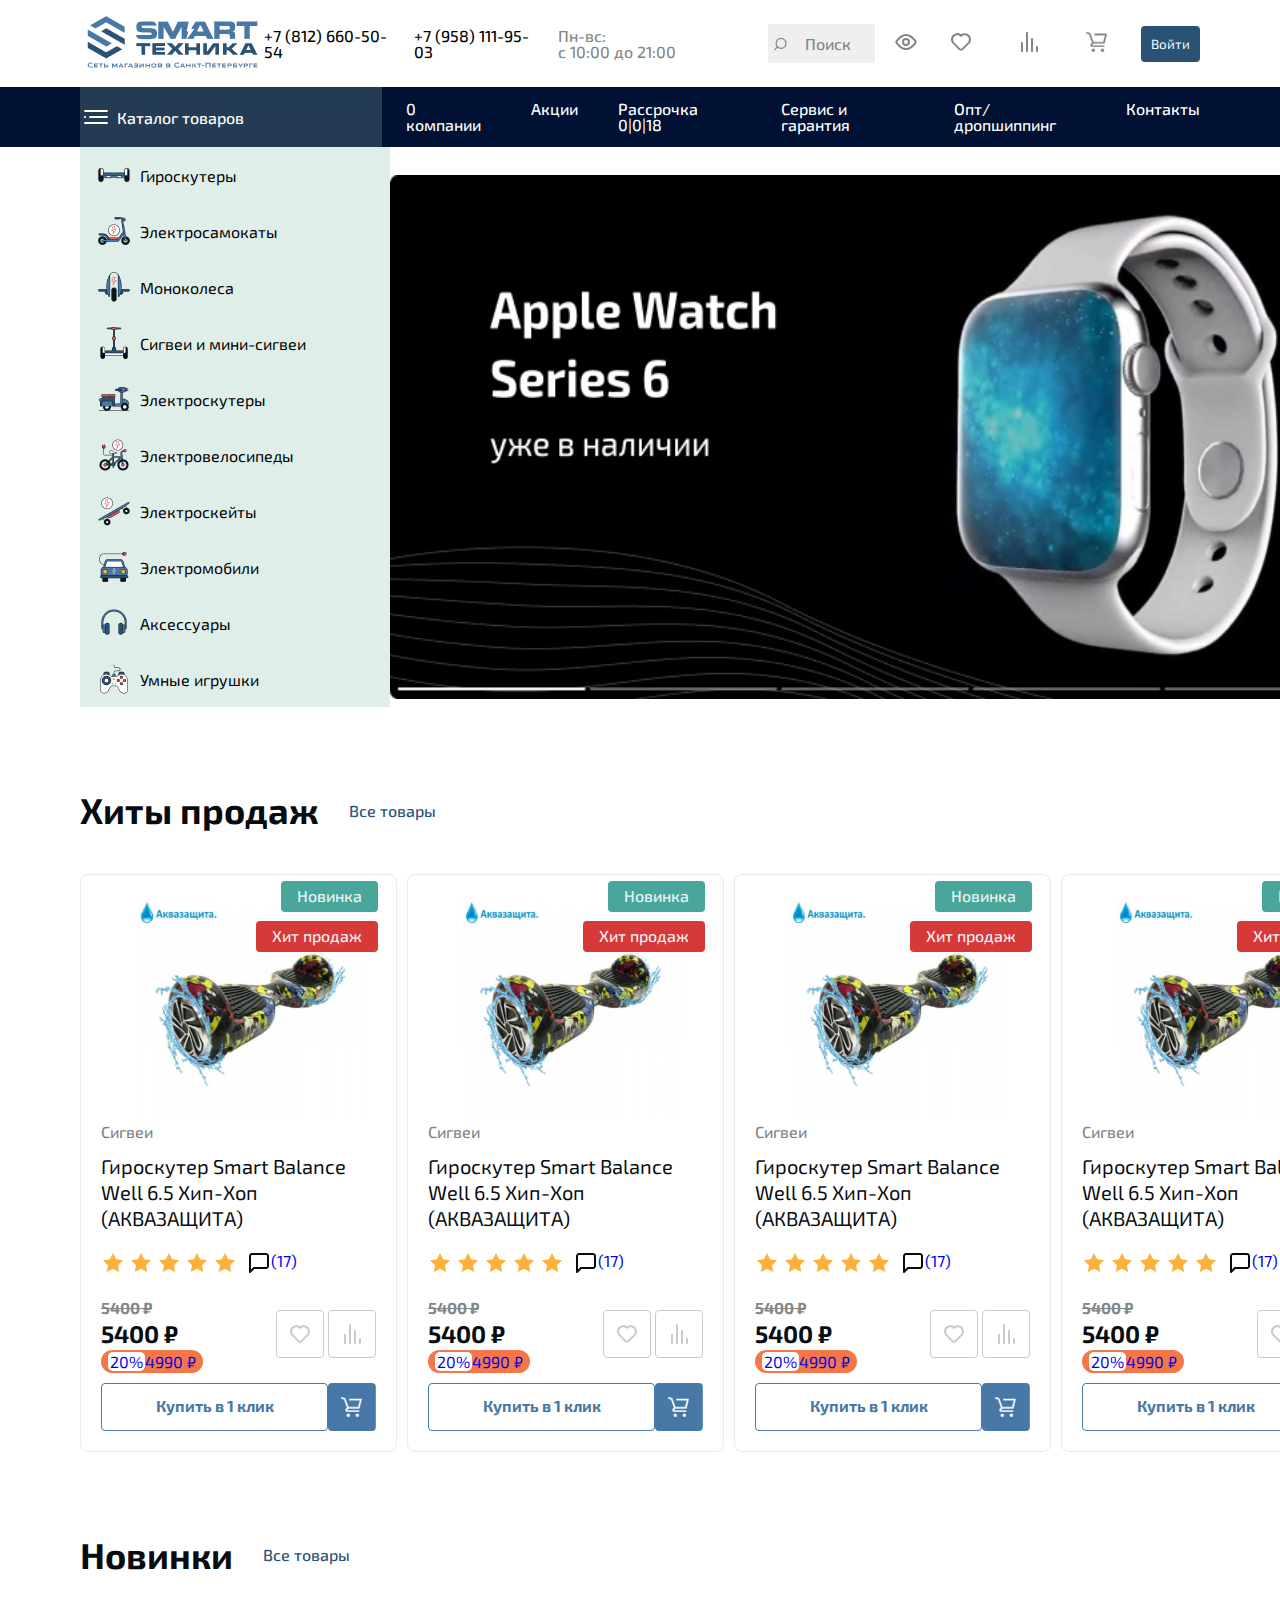
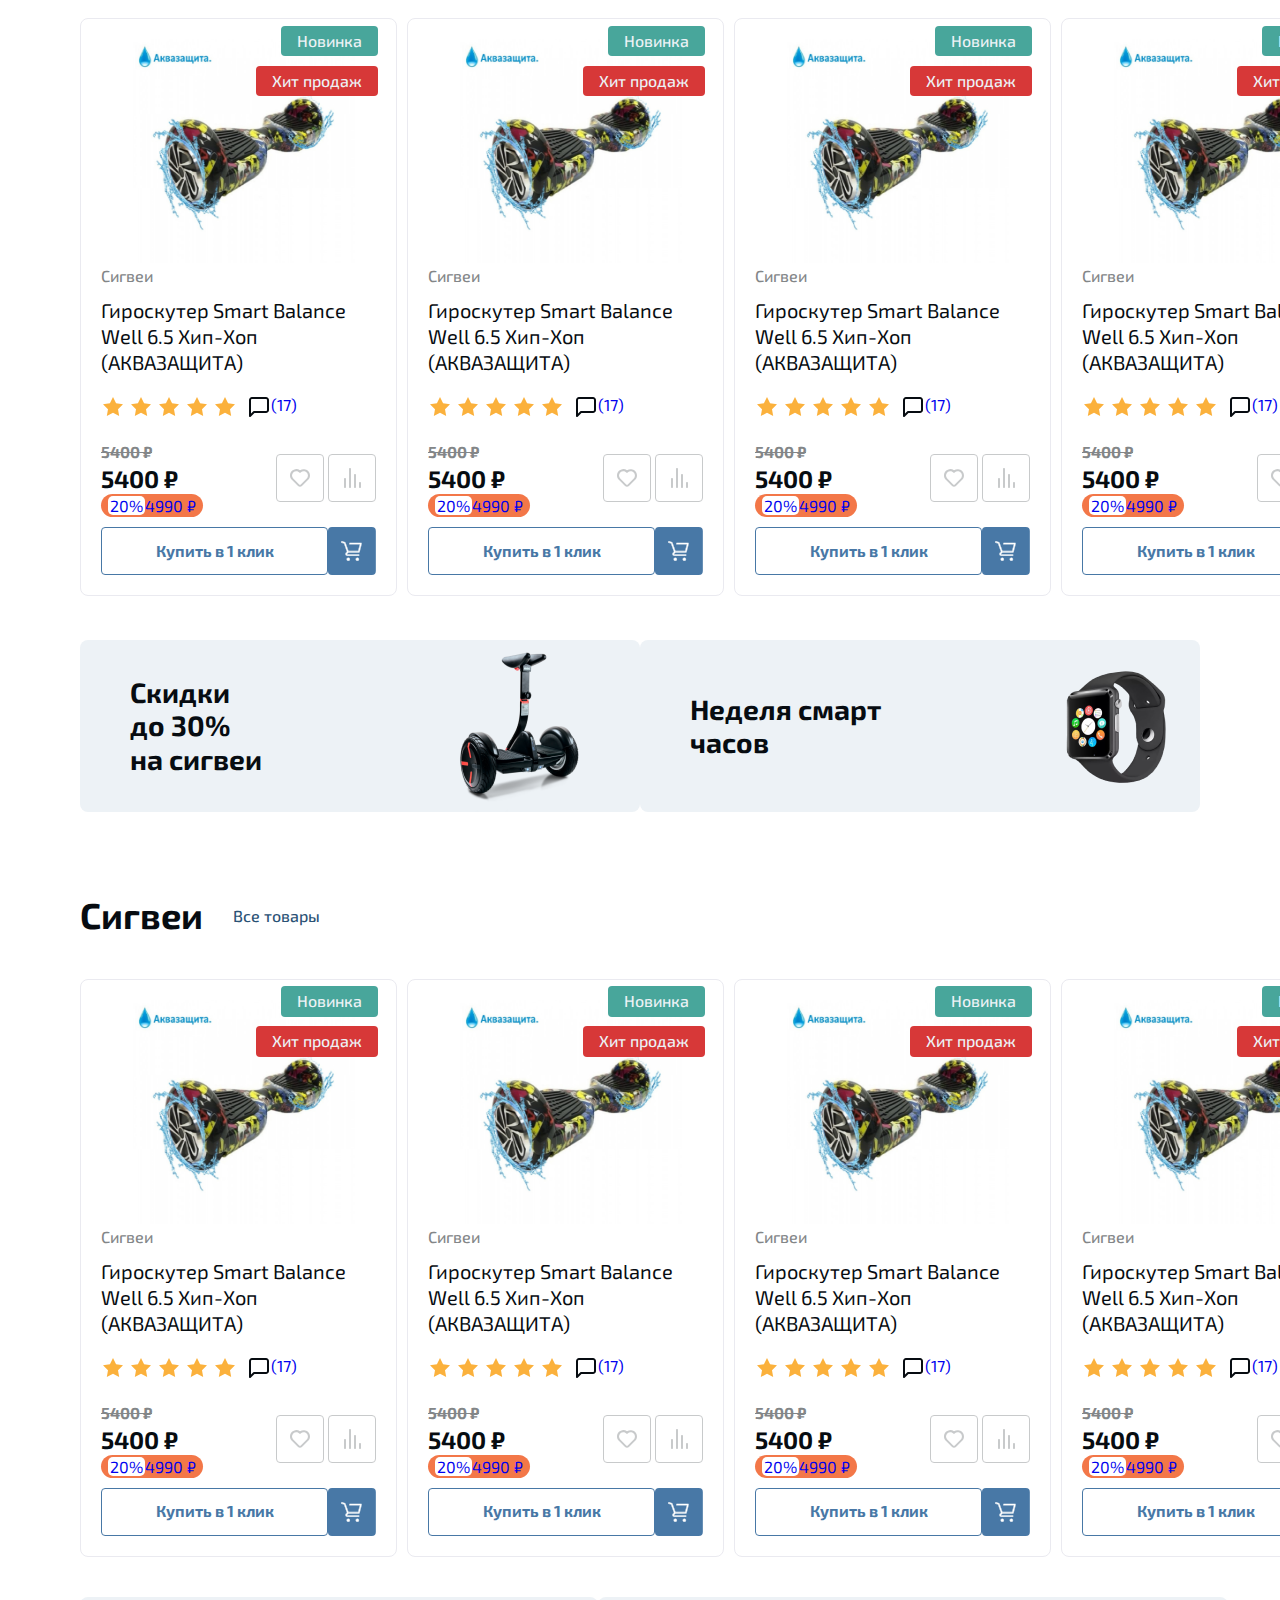
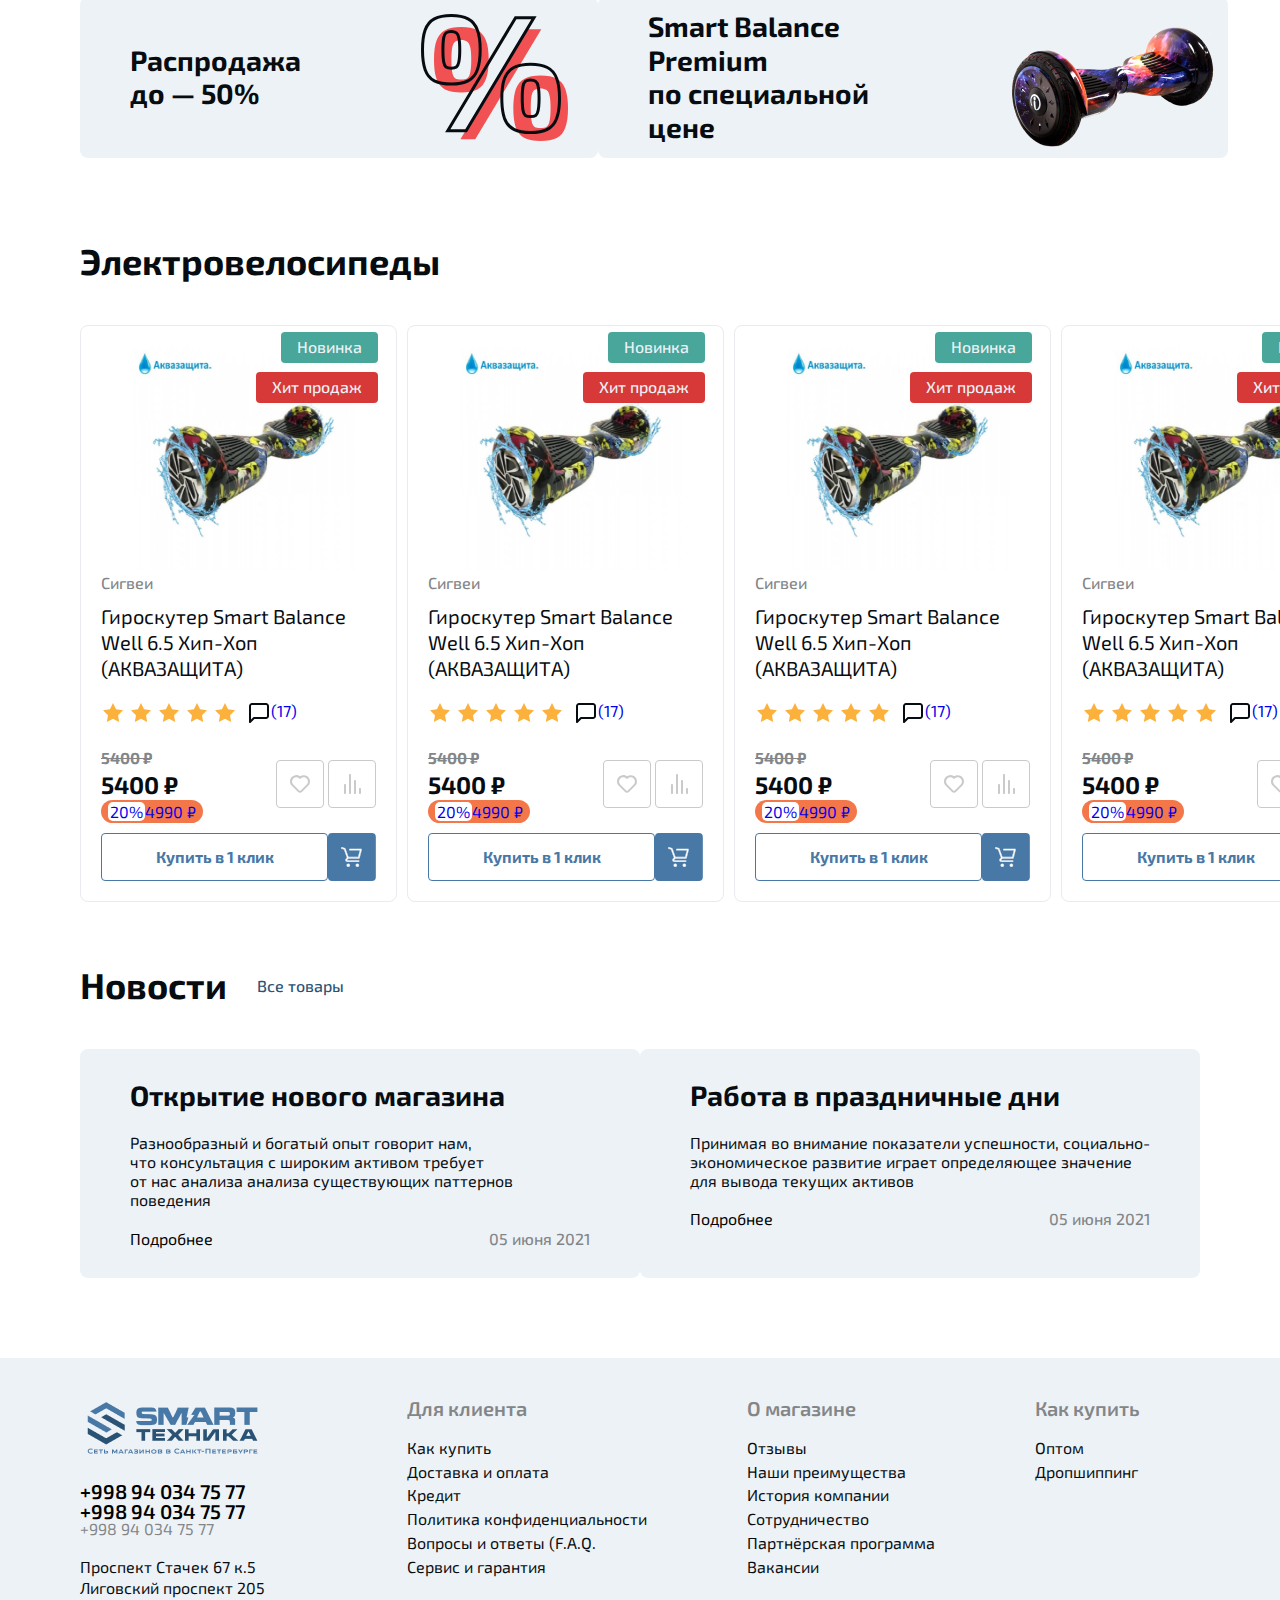
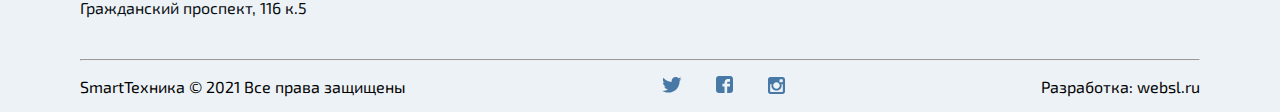
<file: index.html>
<!DOCTYPE html>
<html lang="en">
<head>
    <meta charset="UTF-8">
    <meta name="viewport" content="width=device-width, initial-scale=1.0">
    <link href="https://fonts.googleapis.com/css2?family=Bitter&family=Exo+2&family=Montserrat:wght@300&family=Raleway:wght@400;700&display=swap" rel="stylesheet">
    <link rel="stylesheet" href="https://cdnjs.cloudflare.com/ajax/libs/font-awesome/6.4.2/css/all.min.css" integrity="sha512-z3gLpd7yknf1YoNbCzqRKc4qyor8gaKU1qmn+CShxbuBusANI9QpRohGBreCFkKxLhei6S9CQXFEbbKuqLg0DA==" crossorigin="anonymous" referrerpolicy="no-referrer" />
    <link rel="stylesheet" href="./css/style.css">
    <!-- <link rel="stylesheet" href="./css/login.css"> -->
    <title>TEXNIKA</title>
</head>
<body>
    <header id="header">
        <div class="container">
            <div class="head">
                <div>
                    <a href="index.html">
                        <img src="./images/logo.png" alt="logo">  
                    </a>
                </div>
                <nav>
                    <div class="nav-contacts">
                        <ul>
                            <li>+7 (812) 660-50-54</li>
                            <li>+7 (958) 111-95-03</li>
                            <li>Пн-вс: с 10:00 до 21:00</li>
                        </ul>
                    </div>
                    <div class="nav-menu">
                        <ul>
                            <li class="nav-poisk">
                                <button type="text" class="nav-search">
                                    <svg xmlns="http://www.w3.org/2000/svg" width="24" height="24" viewBox="0 0 24 24" fill="none">
                                        <path d="M13 19C8.58172 19 5 15.4183 5 11C5 6.58172 8.58172 3 13 3C17.4183 3 21 6.58172 21 11C21 15.4183 17.4183 19 13 19Z" stroke="#838688" stroke-width="2" stroke-linecap="round" stroke-linejoin="round"/>
                                        <path d="M2.99998 21L7.34998 16.65" stroke="#838688" stroke-width="2" stroke-linecap="round" stroke-linejoin="round"/>
                                      </svg>
                                      <p class="nav-search">Поиск</p>
                                </button>
                            </li>
                            <li class="nav-poisk">
                                <svg xmlns="http://www.w3.org/2000/svg" width="22" height="16" viewBox="0 0 22 16" fill="none">
                                    <path d="M20.257 6.962C20.731 7.582 20.731 8.419 20.257 9.038C18.764 10.987 15.182 15 11 15C6.81801 15 3.23601 10.987 1.74301 9.038C1.51239 8.74113 1.38721 8.37592 1.38721 8C1.38721 7.62408 1.51239 7.25887 1.74301 6.962C3.23601 5.013 6.81801 1 11 1C15.182 1 18.764 5.013 20.257 6.962V6.962Z" stroke="#838688" stroke-width="2" stroke-linecap="round" stroke-linejoin="round"/>
                                    <path d="M11 11C12.6569 11 14 9.65685 14 8C14 6.34315 12.6569 5 11 5C9.34315 5 8 6.34315 8 8C8 9.65685 9.34315 11 11 11Z" stroke="#838688" stroke-width="2" stroke-linecap="round" stroke-linejoin="round"/>
                                  </svg>
                            </li>
                            <li class="nav-poisk">
                                <svg xmlns="http://www.w3.org/2000/svg" width="48" height="48" viewBox="0 0 48 48" fill="none">
                                    <path d="M32.16 17C31.1 15.9373 29.6948 15.2886 28.1984 15.1712C26.7019 15.0538 25.2128 15.4755 24 16.36C22.7277 15.4137 21.144 14.9846 19.568 15.1591C17.9919 15.3336 16.5405 16.0988 15.506 17.3006C14.4715 18.5024 13.9309 20.0516 13.9928 21.6361C14.0548 23.2206 14.7148 24.7227 15.84 25.84L22.05 32.06C22.57 32.5718 23.2704 32.8587 24 32.8587C24.7296 32.8587 25.43 32.5718 25.95 32.06L32.16 25.84C33.3276 24.6653 33.983 23.0763 33.983 21.42C33.983 19.7638 33.3276 18.1748 32.16 17ZM30.75 24.46L24.54 30.67C24.4694 30.7414 24.3853 30.798 24.2926 30.8367C24.1999 30.8753 24.1005 30.8953 24 30.8953C23.8996 30.8953 23.8002 30.8753 23.7075 30.8367C23.6148 30.798 23.5307 30.7414 23.46 30.67L17.25 24.43C16.4658 23.6284 16.0266 22.5515 16.0266 21.43C16.0266 20.3086 16.4658 19.2317 17.25 18.43C18.0492 17.641 19.127 17.1986 20.25 17.1986C21.3731 17.1986 22.4509 17.641 23.25 18.43C23.343 18.5238 23.4536 18.5982 23.5755 18.6489C23.6973 18.6997 23.828 18.7258 23.96 18.7258C24.092 18.7258 24.2227 18.6997 24.3446 18.6489C24.4665 18.5982 24.5771 18.5238 24.67 18.43C25.4692 17.641 26.547 17.1986 27.67 17.1986C28.7931 17.1986 29.8709 17.641 30.67 18.43C31.4651 19.2212 31.9186 20.2922 31.9336 21.4137C31.9485 22.5352 31.5237 23.618 30.75 24.43V24.46Z" fill="#838688"/>
                                  </svg>
                            </li>
                            <li class="nav-poisk">
                                <svg xmlns="http://www.w3.org/2000/svg" width="48" height="48" viewBox="0 0 48 48" fill="none">
                                    <path d="M17 24C16.7348 24 16.4804 24.1054 16.2929 24.2929C16.1054 24.4804 16 24.7348 16 25V33C16 33.2652 16.1054 33.5196 16.2929 33.7071C16.4804 33.8946 16.7348 34 17 34C17.2652 34 17.5196 33.8946 17.7071 33.7071C17.8946 33.5196 18 33.2652 18 33V25C18 24.7348 17.8946 24.4804 17.7071 24.2929C17.5196 24.1054 17.2652 24 17 24ZM22 14C21.7348 14 21.4804 14.1054 21.2929 14.2929C21.1054 14.4804 21 14.7348 21 15V33C21 33.2652 21.1054 33.5196 21.2929 33.7071C21.4804 33.8946 21.7348 34 22 34C22.2652 34 22.5196 33.8946 22.7071 33.7071C22.8946 33.5196 23 33.2652 23 33V15C23 14.7348 22.8946 14.4804 22.7071 14.2929C22.5196 14.1054 22.2652 14 22 14ZM32 28C31.7348 28 31.4804 28.1054 31.2929 28.2929C31.1054 28.4804 31 28.7348 31 29V33C31 33.2652 31.1054 33.5196 31.2929 33.7071C31.4804 33.8946 31.7348 34 32 34C32.2652 34 32.5196 33.8946 32.7071 33.7071C32.8946 33.5196 33 33.2652 33 33V29C33 28.7348 32.8946 28.4804 32.7071 28.2929C32.5196 28.1054 32.2652 28 32 28ZM27 20C26.7348 20 26.4804 20.1054 26.2929 20.2929C26.1054 20.4804 26 20.7348 26 21V33C26 33.2652 26.1054 33.5196 26.2929 33.7071C26.4804 33.8946 26.7348 34 27 34C27.2652 34 27.5196 33.8946 27.7071 33.7071C27.8946 33.5196 28 33.2652 28 33V21C28 20.7348 27.8946 20.4804 27.7071 20.2929C27.5196 20.1054 27.2652 20 27 20Z" fill="#838688"/>
                                  </svg>
                            </li>
                            <li class="nav-poisk">
                                <svg xmlns="http://www.w3.org/2000/svg" width="48" height="48" viewBox="0 0 48 48" fill="none">
                                <path d="M20.3816 33.7034C21.2096 33.7034 21.8807 33.0394 21.8807 32.2203C21.8807 31.4011 21.2096 30.7371 20.3816 30.7371C19.5537 30.7371 18.8826 31.4011 18.8826 32.2203C18.8826 33.0394 19.5537 33.7034 20.3816 33.7034Z" fill="#838688"/>
                                <path d="M29.4893 33.7034C30.3173 33.7034 30.9884 33.0394 30.9884 32.2203C30.9884 31.4011 30.3173 30.7371 29.4893 30.7371C28.6614 30.7371 27.9903 31.4011 27.9903 32.2203C27.9903 33.0394 28.6614 33.7034 29.4893 33.7034Z" fill="#838688"/>
                                <path d="M33.5402 16.1385C33.4782 16.0629 33.4 16.0018 33.3113 15.9597C33.2226 15.9175 33.1256 15.8953 33.0272 15.8946H22.0661C21.6174 15.8946 21.2998 16.3332 21.4398 16.7595C21.5287 17.0301 21.7813 17.213 22.0661 17.213H32.1544L30.3755 24.1455H20.3816L17.3369 15.5848C17.3039 15.4836 17.2467 15.3918 17.1702 15.3172C17.0936 15.2426 16.9999 15.1874 16.8971 15.1564L14.1655 14.3258C14.0815 14.3003 13.9932 14.2914 13.9058 14.2996C13.8183 14.3078 13.7333 14.333 13.6556 14.3737C13.4988 14.4559 13.3815 14.5963 13.3293 14.7642C13.2772 14.932 13.2946 15.1134 13.3777 15.2686C13.4608 15.4237 13.6028 15.5399 13.7724 15.5914L16.1642 16.3165L19.2224 24.8969L18.1297 25.7802L18.0431 25.8659C17.7728 26.174 17.6196 26.5658 17.6099 26.9737C17.6002 27.3816 17.7345 27.78 17.9898 28.1005C18.1714 28.319 18.4021 28.4924 18.6636 28.6068C18.9251 28.7213 19.21 28.7736 19.4955 28.7596H30.6153C30.792 28.7596 30.9615 28.6902 31.0864 28.5666C31.2114 28.4429 31.2816 28.2753 31.2816 28.1005C31.2816 27.9256 31.2114 27.758 31.0864 27.6344C30.9615 27.5107 30.792 27.4413 30.6153 27.4413H19.3889C19.3122 27.4387 19.2374 27.4166 19.1719 27.3771C19.1063 27.3375 19.0522 27.282 19.0147 27.2157C18.9772 27.1494 18.9576 27.0747 18.9578 26.9988C18.958 26.9228 18.978 26.8482 19.0158 26.7821L20.6215 25.4638H30.9085C31.0625 25.4675 31.213 25.4183 31.3345 25.3246C31.456 25.2308 31.5409 25.0983 31.5747 24.9497L33.6867 16.6988C33.707 16.6006 33.7043 16.499 33.6789 16.4019C33.6535 16.3048 33.6061 16.2147 33.5402 16.1385Z" fill="#838688"/>
                                <path fill-rule="evenodd" clip-rule="evenodd" d="M33.0272 15.8946C33.1256 15.8953 33.2226 15.9175 33.3113 15.9597C33.4 16.0018 33.4782 16.0629 33.5402 16.1385C33.6061 16.2147 33.6535 16.3048 33.6789 16.4019C33.7043 16.499 33.707 16.6006 33.6867 16.6988L31.5747 24.9497C31.5409 25.0983 31.456 25.2308 31.3345 25.3246C31.213 25.4183 31.0625 25.4675 30.9085 25.4638H20.6215L19.0158 26.7821C18.978 26.8482 18.958 26.9228 18.9578 26.9988C18.9576 27.0747 18.9772 27.1494 19.0147 27.2157C19.0522 27.282 19.1063 27.3375 19.1719 27.3771C19.2374 27.4166 19.3122 27.4387 19.3889 27.4413H30.6153C30.792 27.4413 30.9615 27.5107 31.0864 27.6344C31.2114 27.758 31.2816 27.9256 31.2816 28.1005C31.2816 28.2753 31.2114 28.4429 31.0864 28.5666C30.9615 28.6902 30.792 28.7596 30.6153 28.7596H19.4955C19.21 28.7736 18.9251 28.7213 18.6636 28.6068C18.4021 28.4924 18.1714 28.319 17.9898 28.1005C17.7345 27.78 17.6002 27.3816 17.6099 26.9737C17.6196 26.5658 17.7728 26.174 18.0431 25.8659L18.1297 25.7802L19.2224 24.8969L16.1642 16.3165L13.7724 15.5914C13.6028 15.5399 13.4608 15.4237 13.3777 15.2686C13.2946 15.1134 13.2772 14.932 13.3293 14.7642C13.3815 14.5963 13.4988 14.4559 13.6556 14.3737C13.7333 14.333 13.8183 14.3078 13.9058 14.2996C13.9932 14.2914 14.0815 14.3003 14.1655 14.3258L16.8971 15.1564C16.9999 15.1874 17.0936 15.2426 17.1702 15.3172C17.2467 15.3918 17.3039 15.4836 17.3369 15.5848L20.3816 24.1455H30.3755L32.1544 17.213H22.0661C21.7813 17.213 21.5287 17.0301 21.4398 16.7595C21.2998 16.3332 21.6174 15.8946 22.0661 15.8946H33.0272ZM31.7805 17.5096H22.0631C21.6501 17.5096 21.2839 17.2444 21.155 16.8521C20.9519 16.234 21.4124 15.598 22.0631 15.598H33.0291C33.1718 15.599 33.3125 15.6312 33.4412 15.6923C33.5686 15.7529 33.681 15.8404 33.7705 15.9487C33.8648 16.0585 33.9327 16.1881 33.9692 16.3276C34.006 16.4684 34.0099 16.6156 33.9805 16.7581L33.9792 16.7643L31.8672 25.0148M31.7805 17.5096L30.135 23.8488H20.6014L17.6228 15.4955L17.6222 15.4939C17.5745 15.3472 17.4916 15.214 17.3805 15.1059C17.2696 14.9977 17.1339 14.9178 16.9849 14.8728L14.2536 14.0423C14.1319 14.0053 14.0041 13.9924 13.8774 14.0043C13.7508 14.0162 13.6277 14.0526 13.5153 14.1116C13.2882 14.2306 13.1182 14.434 13.0427 14.677C12.9673 14.9201 12.9924 15.1828 13.1128 15.4075C13.2331 15.6321 13.4387 15.8003 13.6843 15.875L15.9259 16.5545L18.8751 24.7946L17.9283 25.5599L17.8236 25.6636L17.8166 25.6715C17.5006 26.0318 17.3215 26.4898 17.3102 26.9667C17.2988 27.4436 17.4559 27.9095 17.7543 28.2841L17.7582 28.2889C17.9695 28.5431 18.238 28.7449 18.5423 28.8781C18.8442 29.0102 19.1729 29.0712 19.5026 29.0563H30.6153C30.8715 29.0563 31.1173 28.9556 31.2984 28.7763C31.4796 28.5971 31.5814 28.354 31.5814 28.1005C31.5814 27.847 31.4796 27.6039 31.2984 27.4246C31.1172 27.2454 30.8715 27.1447 30.6153 27.1447H19.3954C19.3715 27.1433 19.3484 27.1361 19.3279 27.1238C19.3064 27.1108 19.2886 27.0925 19.2763 27.0708C19.264 27.049 19.2575 27.0245 19.2576 26.9995C19.2576 26.9881 19.259 26.9767 19.2617 26.9657L20.7297 25.7604H30.9051C31.1271 25.7649 31.3438 25.6936 31.5189 25.5585C31.695 25.4226 31.8181 25.2303 31.8672 25.0148M22.1805 32.2203C22.1805 33.2032 21.3751 34 20.3816 34C19.3881 34 18.5828 33.2032 18.5828 32.2203C18.5828 31.2373 19.3881 30.4405 20.3816 30.4405C21.3751 30.4405 22.1805 31.2373 22.1805 32.2203ZM31.2882 32.2203C31.2882 33.2032 30.4828 34 29.4893 34C28.4958 34 27.6905 33.2032 27.6905 32.2203C27.6905 31.2373 28.4958 30.4405 29.4893 30.4405C30.4828 30.4405 31.2882 31.2373 31.2882 32.2203ZM20.3816 33.7034C21.2096 33.7034 21.8807 33.0394 21.8807 32.2203C21.8807 31.4011 21.2096 30.7371 20.3816 30.7371C19.5537 30.7371 18.8826 31.4011 18.8826 32.2203C18.8826 33.0394 19.5537 33.7034 20.3816 33.7034ZM29.4893 33.7034C30.3173 33.7034 30.9884 33.0394 30.9884 32.2203C30.9884 31.4011 30.3173 30.7371 29.4893 30.7371C28.6614 30.7371 27.9903 31.4011 27.9903 32.2203C27.9903 33.0394 28.6614 33.7034 29.4893 33.7034Z" fill="#838688"/>
                              </svg>
                            </li>
                            <li>
                                <button type="submit" class="nav-come">
                                    <a style="color: azure; text-decoration: none;" href="./login.html">
                                        Войти
                                    </a>
                                </button>
                            </li>
                        </ul>
                    </div>
                </nav>
            </div>
        </div>

        <div class="header-bottom">
            <div class="container">
                <div class="bottom-header">
                    <div class="bottom-nav">
                        <svg xmlns="http://www.w3.org/2000/svg" width="32" height="32" viewBox="0 0 32 32" fill="none">
                            <path d="M5 17C5.55228 17 6 16.5523 6 16C6 15.4477 5.55228 15 5 15C4.44772 15 4 15.4477 4 16C4 16.5523 4.44772 17 5 17Z" fill="white"/>
                            <path d="M26.7243 15H10.2757C9.57116 15 9 15.4209 9 15.94V16.06C9 16.5791 9.57116 17 10.2757 17H26.7243C27.4288 17 28 16.5791 28 16.06V15.94C28 15.4209 27.4288 15 26.7243 15Z" fill="white"/>
                            <path d="M26.7467 21H5.25333C4.56114 21 4 21.4209 4 21.94V22.06C4 22.5791 4.56114 23 5.25333 23H26.7467C27.4389 23 28 22.5791 28 22.06V21.94C28 21.4209 27.4389 21 26.7467 21Z" fill="white"/>
                            <path d="M26.7467 9H5.25333C4.56114 9 4 9.42085 4 9.94V10.06C4 10.5791 4.56114 11 5.25333 11H26.7467C27.4389 11 28 10.5791 28 10.06V9.94C28 9.42085 27.4389 9 26.7467 9Z" fill="white"/>
                          </svg>
                        <path d="M26.7467 9H5.25333C4.56114 9 4 9.42085 4 9.94V10.06C4 10.5791 4.56114 11 5.25333 
                        11H26.7467C27.4389 11 28 10.5791 28 10.06V9.94C28 9.42085 27.4389 9 26.7467 9Z" fill="white"/>
                          <p>Каталог товаров</p>
                    </div>

                    <div>
                        <ul class="bottom-list">
                            <a href="katolig.html">
                                <li> 0 компании</li>
                            </a>
                            <a href="new.html">
                                <li>Акции</li>
                            </a>
                            <li>Рассрочка 0|0|18</li>
                            <li>Сервис и гарантия</li>
                            <li>Опт/дропшиппинг</li>
                            <a href="contact.html">
                                <li>Контакты</li>
                            </a>
                        </ul>
                    </div>
                </div>
            </div>
        </div>
    </header>

    <main>
        <div class="hero-section">
            <div class="container">
                <div class="hero-data">
                   <div class="modal">
                      <ul class="hero-menu">

                        <button class="close">close</button>

                        <li class="menu-title">
                            <img src="./images/icon1.svg" alt="icon for menu">
                            <p>Гироскутеры</p>
                        </li>
                        <li class="menu-title">
                            <img src="./images/scutor.png" alt="icon for menu">
                            <p>Электросамокаты</p>
                        </li>
                        <li class="menu-title">
                            <img src="./images/naush.png" alt="icon for menu">
                            <p>Моноколеса</p>
                        </li>
                        <li class="menu-title">
                            <img src="./images/scut.png" alt="icon for menu">
                            <p>Сигвеи и мини-сигвеи</p>
                        </li>
                        <li class="menu-title">
                            <img src="./images/motbike.png" alt="icon for menu">
                            <p>Электроскутеры</p>
                        </li>
                        <li class="menu-title">
                            <img src="./images/electcycle.png" alt="icon for menu">
                            <p>Электровелосипеды</p>
                        </li>
                        <li class="menu-title">
                            <img src="./images/skate.png" alt="icon for menu">
                            <p>Электроскейты</p>
                        </li>
                        <li class="menu-title">
                            <img src="./images/eletramobil.png" alt="icon for menu">
                            <p>Электромобили</p>
                        </li>
                        <li class="menu-title">
                            <img src="./images/aksesurlar.png" alt="icon for menu">
                            <p>Аксессуары</p>
                        </li>
                        <li class="menu-title">
                            <img src="./images/plas.png" alt="icon for menu">
                            <p>Умные игрушки</p>
                        </li>
                      </ul>
                   </div>

                    <div class="hero-img">
                        <img src="./images/hero.png" width="970" height="524" alt="hero-section">
                    </div>
                </div>
            </div>
        </div>

        <section class="card-new">
            <div class="container">
                <div class="card-title">
                    <h2>Хиты продаж</h2>
                    <p>Все товары</p>
                </div>

                <ul class="card-item">
                    <a href="product.html">
                        <li class="card-list" width="280">
                            <div class="card-swing">
                                <img src="./images/singwing.png" width="300" height="224" alt="sinfwing">
                                <button type="submit" class="card-novinka">
                                    Новинка
                                </button>
    
                                <button type="submit" class="card-prodaj">
                                    Хит продаж
                                </button>
                            </div>        
                            <p class="card-sigveli">
                                Сигвеи
                            </p>      
                                  
                            <p class="card-data">
                                Гироскутер Smart Balance Well 6.5 Хип-Хоп (АКВАЗАЩИТА)
                            </p>    
                            <ul class="card-star">
                                <li>
                                    <svg xmlns="http://www.w3.org/2000/svg" width="24" height="24" viewBox="0 0 24 24" fill="none">
                                        <path d="M12 2L15.09 8.26L22 9.27L17 14.14L18.18 21.02L12 17.77L5.82 21.02L7 14.14L2 9.27L8.91 8.26L12 2Z" fill="#FBB13C"/>
                                    </svg>
                                    <svg xmlns="http://www.w3.org/2000/svg" width="24" height="24" viewBox="0 0 24 24" fill="none">
                                        <path d="M12 2L15.09 8.26L22 9.27L17 14.14L18.18 21.02L12 17.77L5.82 21.02L7 14.14L2 9.27L8.91 8.26L12 2Z" fill="#FBB13C"/>
                                    </svg>
                                    <svg xmlns="http://www.w3.org/2000/svg" width="24" height="24" viewBox="0 0 24 24" fill="none">
                                        <path d="M12 2L15.09 8.26L22 9.27L17 14.14L18.18 21.02L12 17.77L5.82 21.02L7 14.14L2 9.27L8.91 8.26L12 2Z" fill="#FBB13C"/>
                                    </svg>
                                    <svg xmlns="http://www.w3.org/2000/svg" width="24" height="24" viewBox="0 0 24 24" fill="none">
                                        <path d="M12 2L15.09 8.26L22 9.27L17 14.14L18.18 21.02L12 17.77L5.82 21.02L7 14.14L2 9.27L8.91 8.26L12 2Z" fill="#FBB13C"/>
                                    </svg>
                                    <svg xmlns="http://www.w3.org/2000/svg" width="24" height="24" viewBox="0 0 24 24" fill="none">
                                        <path d="M12 2L15.09 8.26L22 9.27L17 14.14L18.18 21.02L12 17.77L5.82 21.02L7 14.14L2 9.27L8.91 8.26L12 2Z" fill="#FBB13C"/>
                                    </svg>
                                </li>
                                <li class="card-stars">
                                    <svg xmlns="http://www.w3.org/2000/svg" width="24" height="24" viewBox="0 0 24 24" fill="none">
                                        <path d="M21 15C21 15.5304 20.7893 16.0391 20.4142 16.4142C20.0391 16.7893 19.5304 17 19 17H7L3 21V5C3 4.46957 3.21071 3.96086 3.58579 3.58579C3.96086 3.21071 4.46957 3 5 3H19C19.5304 3 20.0391 3.21071 20.4142 3.58579C20.7893 3.96086 21 4.46957 21 5V15Z" stroke="#070C11" stroke-width="2" stroke-linecap="round" stroke-linejoin="round"/>
                                      </svg>
                                    <p>(17)</p>
                                </li>
                            </ul>  
    
                            <div class="card-statistic">
                                <div class="old-price">
                                    <del>
                                        5400 ₽
                                    </del>
    
                                    <p class="new-price">5400 ₽</p>
    
                                    <div class="price">
                                        <p class="persant">20%</p>
                                        <p>4990 ₽</p>
                                    </div>
                                </div>
    
                                <div class="stastistics">
                                    <svg xmlns="http://www.w3.org/2000/svg" width="48" height="48" viewBox="0 0 48 48" fill="none">
                                        <path d="M32.16 17C31.1 15.9373 29.6948 15.2886 28.1984 15.1712C26.7019 15.0538 25.2128 15.4755 24 16.36C22.7277 15.4137 21.144 14.9846 19.568 15.1591C17.9919 15.3336 16.5405 16.0988 15.506 17.3006C14.4715 18.5024 13.9309 20.0516 13.9928 21.6361C14.0548 23.2206 14.7148 24.7227 15.84 25.84L22.05 32.06C22.57 32.5718 23.2704 32.8587 24 32.8587C24.7296 32.8587 25.43 32.5718 25.95 32.06L32.16 25.84C33.3276 24.6653 33.983 23.0763 33.983 21.42C33.983 19.7638 33.3276 18.1748 32.16 17ZM30.75 24.46L24.54 30.67C24.4694 30.7414 24.3853 30.798 24.2926 30.8367C24.1999 30.8753 24.1005 30.8953 24 30.8953C23.8996 30.8953 23.8002 30.8753 23.7075 30.8367C23.6148 30.798 23.5307 30.7414 23.46 30.67L17.25 24.43C16.4658 23.6284 16.0266 22.5515 16.0266 21.43C16.0266 20.3086 16.4658 19.2317 17.25 18.43C18.0492 17.641 19.127 17.1986 20.25 17.1986C21.3731 17.1986 22.4509 17.641 23.25 18.43C23.343 18.5238 23.4536 18.5982 23.5755 18.6489C23.6973 18.6997 23.828 18.7258 23.96 18.7258C24.092 18.7258 24.2227 18.6997 24.3446 18.6489C24.4665 18.5982 24.5771 18.5238 24.67 18.43C25.4692 17.641 26.547 17.1986 27.67 17.1986C28.7931 17.1986 29.8709 17.641 30.67 18.43C31.4651 19.2212 31.9186 20.2922 31.9336 21.4137C31.9485 22.5352 31.5237 23.618 30.75 24.43V24.46Z" fill="#C8CACB"/>
                                        <rect x="0.5" y="0.5" width="47" height="47" rx="3.5" stroke="#C8CACB"/>
                                      </svg>
                                      <svg xmlns="http://www.w3.org/2000/svg" width="48" height="48" viewBox="0 0 48 48" fill="none">
                                        <path d="M17 24C16.7348 24 16.4804 24.1054 16.2929 24.2929C16.1054 24.4804 16 24.7348 16 25V33C16 33.2652 16.1054 33.5196 16.2929 33.7071C16.4804 33.8946 16.7348 34 17 34C17.2652 34 17.5196 33.8946 17.7071 33.7071C17.8946 33.5196 18 33.2652 18 33V25C18 24.7348 17.8946 24.4804 17.7071 24.2929C17.5196 24.1054 17.2652 24 17 24ZM22 14C21.7348 14 21.4804 14.1054 21.2929 14.2929C21.1054 14.4804 21 14.7348 21 15V33C21 33.2652 21.1054 33.5196 21.2929 33.7071C21.4804 33.8946 21.7348 34 22 34C22.2652 34 22.5196 33.8946 22.7071 33.7071C22.8946 33.5196 23 33.2652 23 33V15C23 14.7348 22.8946 14.4804 22.7071 14.2929C22.5196 14.1054 22.2652 14 22 14ZM32 28C31.7348 28 31.4804 28.1054 31.2929 28.2929C31.1054 28.4804 31 28.7348 31 29V33C31 33.2652 31.1054 33.5196 31.2929 33.7071C31.4804 33.8946 31.7348 34 32 34C32.2652 34 32.5196 33.8946 32.7071 33.7071C32.8946 33.5196 33 33.2652 33 33V29C33 28.7348 32.8946 28.4804 32.7071 28.2929C32.5196 28.1054 32.2652 28 32 28ZM27 20C26.7348 20 26.4804 20.1054 26.2929 20.2929C26.1054 20.4804 26 20.7348 26 21V33C26 33.2652 26.1054 33.5196 26.2929 33.7071C26.4804 33.8946 26.7348 34 27 34C27.2652 34 27.5196 33.8946 27.7071 33.7071C27.8946 33.5196 28 33.2652 28 33V21C28 20.7348 27.8946 20.4804 27.7071 20.2929C27.5196 20.1054 27.2652 20 27 20Z" fill="#C8CACB"/>
                                        <rect x="0.5" y="0.5" width="47" height="47" rx="3.5" stroke="#C8CACB"/>
                                      </svg>
                                </div>
                            </div>
                            <div class="card-button">
                                <button class="btn">Купить в 1 клик</button>
                                <svg xmlns="http://www.w3.org/2000/svg" width="48" height="48" viewBox="0 0 48 48" fill="none">
                                    <rect width="48" height="48" rx="4" fill="#4878A6"/>
                                    <path d="M20.3816 33.7034C21.2096 33.7034 21.8807 33.0394 21.8807 32.2203C21.8807 31.4011 21.2096 30.7371 20.3816 30.7371C19.5537 30.7371 18.8826 31.4011 18.8826 32.2203C18.8826 33.0394 19.5537 33.7034 20.3816 33.7034Z" fill="white"/>
                                    <path d="M29.4893 33.7034C30.3173 33.7034 30.9884 33.0394 30.9884 32.2203C30.9884 31.4011 30.3173 30.7371 29.4893 30.7371C28.6614 30.7371 27.9903 31.4011 27.9903 32.2203C27.9903 33.0394 28.6614 33.7034 29.4893 33.7034Z" fill="white"/>
                                    <path d="M33.5402 16.1385C33.4782 16.0629 33.4 16.0018 33.3113 15.9597C33.2226 15.9175 33.1256 15.8953 33.0272 15.8946H22.0661C21.6174 15.8946 21.2998 16.3332 21.4398 16.7595C21.5287 17.0301 21.7813 17.213 22.0661 17.213H32.1544L30.3755 24.1455H20.3816L17.3369 15.5848C17.3039 15.4836 17.2467 15.3918 17.1702 15.3172C17.0936 15.2426 16.9999 15.1874 16.8971 15.1564L14.1655 14.3258C14.0815 14.3003 13.9932 14.2914 13.9058 14.2996C13.8183 14.3078 13.7333 14.333 13.6556 14.3737C13.4988 14.4559 13.3815 14.5963 13.3293 14.7642C13.2772 14.932 13.2946 15.1134 13.3777 15.2686C13.4608 15.4237 13.6028 15.5399 13.7724 15.5914L16.1642 16.3165L19.2224 24.8969L18.1297 25.7802L18.0431 25.8659C17.7728 26.174 17.6196 26.5658 17.6099 26.9737C17.6002 27.3816 17.7345 27.78 17.9898 28.1005C18.1714 28.319 18.4021 28.4924 18.6636 28.6068C18.9251 28.7213 19.21 28.7736 19.4955 28.7596H30.6153C30.792 28.7596 30.9615 28.6902 31.0864 28.5666C31.2114 28.4429 31.2816 28.2753 31.2816 28.1005C31.2816 27.9256 31.2114 27.758 31.0864 27.6344C30.9615 27.5107 30.792 27.4413 30.6153 27.4413H19.3889C19.3122 27.4387 19.2374 27.4166 19.1719 27.3771C19.1063 27.3375 19.0522 27.282 19.0147 27.2157C18.9772 27.1494 18.9576 27.0747 18.9578 26.9988C18.958 26.9228 18.978 26.8482 19.0158 26.7821L20.6215 25.4638H30.9085C31.0625 25.4675 31.213 25.4183 31.3345 25.3246C31.456 25.2308 31.5409 25.0983 31.5747 24.9497L33.6867 16.6988C33.707 16.6006 33.7043 16.499 33.6789 16.4019C33.6535 16.3048 33.6061 16.2147 33.5402 16.1385Z" fill="white"/>
                                    <path fill-rule="evenodd" clip-rule="evenodd" d="M33.0272 15.8946C33.1256 15.8953 33.2226 15.9175 33.3113 15.9597C33.4 16.0018 33.4782 16.0629 33.5402 16.1385C33.6061 16.2147 33.6535 16.3048 33.6789 16.4019C33.7043 16.499 33.707 16.6006 33.6867 16.6988L31.5747 24.9497C31.5409 25.0983 31.456 25.2308 31.3345 25.3246C31.213 25.4183 31.0625 25.4675 30.9085 25.4638H20.6215L19.0158 26.7821C18.978 26.8482 18.958 26.9228 18.9578 26.9988C18.9576 27.0747 18.9772 27.1494 19.0147 27.2157C19.0522 27.282 19.1063 27.3375 19.1719 27.3771C19.2374 27.4166 19.3122 27.4387 19.3889 27.4413H30.6153C30.792 27.4413 30.9615 27.5107 31.0864 27.6344C31.2114 27.758 31.2816 27.9256 31.2816 28.1005C31.2816 28.2753 31.2114 28.4429 31.0864 28.5666C30.9615 28.6902 30.792 28.7596 30.6153 28.7596H19.4955C19.21 28.7736 18.9251 28.7213 18.6636 28.6068C18.4021 28.4924 18.1714 28.319 17.9898 28.1005C17.7345 27.78 17.6002 27.3816 17.6099 26.9737C17.6196 26.5658 17.7728 26.174 18.0431 25.8659L18.1297 25.7802L19.2224 24.8969L16.1642 16.3165L13.7724 15.5914C13.6028 15.5399 13.4608 15.4237 13.3777 15.2686C13.2946 15.1134 13.2772 14.932 13.3293 14.7642C13.3815 14.5963 13.4988 14.4559 13.6556 14.3737C13.7333 14.333 13.8183 14.3078 13.9058 14.2996C13.9932 14.2914 14.0815 14.3003 14.1655 14.3258L16.8971 15.1564C16.9999 15.1874 17.0936 15.2426 17.1702 15.3172C17.2467 15.3918 17.3039 15.4836 17.3369 15.5848L20.3816 24.1455H30.3755L32.1544 17.213H22.0661C21.7813 17.213 21.5287 17.0301 21.4398 16.7595C21.2998 16.3332 21.6174 15.8946 22.0661 15.8946H33.0272ZM31.7805 17.5096H22.0631C21.6501 17.5096 21.2839 17.2444 21.155 16.8521C20.9519 16.234 21.4124 15.598 22.0631 15.598H33.0291C33.1718 15.599 33.3125 15.6312 33.4412 15.6923C33.5686 15.7529 33.681 15.8404 33.7705 15.9487C33.8648 16.0585 33.9327 16.1881 33.9692 16.3276C34.006 16.4684 34.0099 16.6156 33.9805 16.7581L33.9792 16.7643L31.8672 25.0148M31.7805 17.5096L30.135 23.8488H20.6014L17.6228 15.4955L17.6222 15.4939C17.5745 15.3472 17.4916 15.214 17.3805 15.1059C17.2696 14.9977 17.1339 14.9178 16.9849 14.8728L14.2536 14.0423C14.1319 14.0053 14.0041 13.9924 13.8774 14.0043C13.7508 14.0162 13.6277 14.0526 13.5153 14.1116C13.2882 14.2306 13.1182 14.434 13.0427 14.677C12.9673 14.9201 12.9924 15.1828 13.1128 15.4075C13.2331 15.6321 13.4387 15.8003 13.6843 15.875L15.9259 16.5545L18.8751 24.7946L17.9283 25.5599L17.8236 25.6636L17.8166 25.6715C17.5006 26.0318 17.3215 26.4898 17.3102 26.9667C17.2988 27.4436 17.4559 27.9095 17.7543 28.2841L17.7582 28.2889C17.9695 28.5431 18.238 28.7449 18.5423 28.8781C18.8442 29.0102 19.1729 29.0712 19.5026 29.0563H30.6153C30.8715 29.0563 31.1173 28.9556 31.2984 28.7763C31.4796 28.5971 31.5814 28.354 31.5814 28.1005C31.5814 27.847 31.4796 27.6039 31.2984 27.4246C31.1172 27.2454 30.8715 27.1447 30.6153 27.1447H19.3954C19.3715 27.1433 19.3484 27.1361 19.3279 27.1238C19.3064 27.1108 19.2886 27.0925 19.2763 27.0708C19.264 27.049 19.2575 27.0245 19.2576 26.9995C19.2576 26.9881 19.259 26.9767 19.2617 26.9657L20.7297 25.7604H30.9051C31.1271 25.7649 31.3438 25.6936 31.5189 25.5585C31.695 25.4226 31.8181 25.2303 31.8672 25.0148M22.1805 32.2203C22.1805 33.2032 21.3751 34 20.3816 34C19.3881 34 18.5828 33.2032 18.5828 32.2203C18.5828 31.2373 19.3881 30.4405 20.3816 30.4405C21.3751 30.4405 22.1805 31.2373 22.1805 32.2203ZM31.2882 32.2203C31.2882 33.2032 30.4828 34 29.4893 34C28.4958 34 27.6905 33.2032 27.6905 32.2203C27.6905 31.2373 28.4958 30.4405 29.4893 30.4405C30.4828 30.4405 31.2882 31.2373 31.2882 32.2203ZM20.3816 33.7034C21.2096 33.7034 21.8807 33.0394 21.8807 32.2203C21.8807 31.4011 21.2096 30.7371 20.3816 30.7371C19.5537 30.7371 18.8826 31.4011 18.8826 32.2203C18.8826 33.0394 19.5537 33.7034 20.3816 33.7034ZM29.4893 33.7034C30.3173 33.7034 30.9884 33.0394 30.9884 32.2203C30.9884 31.4011 30.3173 30.7371 29.4893 30.7371C28.6614 30.7371 27.9903 31.4011 27.9903 32.2203C27.9903 33.0394 28.6614 33.7034 29.4893 33.7034Z" fill="white"/>
                                  </svg>
                            </div>
                        </li>
                    </a>


                    <a href="product.html">
                        <li class="card-list">
                            <div class="card-swing">
                                <img src="./images/singwing.png" width="286" height="224" alt="sinfwing">
                                <button type="submit" class="card-novinka">
                                    Новинка
                                </button>
    
                                <button type="submit" class="card-prodaj">
                                    Хит продаж
                                </button>
                            </div>        
                            <p class="card-sigveli">
                                Сигвеи
                            </p>      
                                  
                            <p class="card-data">
                                Гироскутер Smart Balance Well 6.5 Хип-Хоп (АКВАЗАЩИТА)
                            </p>    
                            <ul class="card-star">
                                <li>
                                    <svg xmlns="http://www.w3.org/2000/svg" width="24" height="24" viewBox="0 0 24 24" fill="none">
                                        <path d="M12 2L15.09 8.26L22 9.27L17 14.14L18.18 21.02L12 17.77L5.82 21.02L7 14.14L2 9.27L8.91 8.26L12 2Z" fill="#FBB13C"/>
                                    </svg>
                                    <svg xmlns="http://www.w3.org/2000/svg" width="24" height="24" viewBox="0 0 24 24" fill="none">
                                        <path d="M12 2L15.09 8.26L22 9.27L17 14.14L18.18 21.02L12 17.77L5.82 21.02L7 14.14L2 9.27L8.91 8.26L12 2Z" fill="#FBB13C"/>
                                    </svg>
                                    <svg xmlns="http://www.w3.org/2000/svg" width="24" height="24" viewBox="0 0 24 24" fill="none">
                                        <path d="M12 2L15.09 8.26L22 9.27L17 14.14L18.18 21.02L12 17.77L5.82 21.02L7 14.14L2 9.27L8.91 8.26L12 2Z" fill="#FBB13C"/>
                                    </svg>
                                    <svg xmlns="http://www.w3.org/2000/svg" width="24" height="24" viewBox="0 0 24 24" fill="none">
                                        <path d="M12 2L15.09 8.26L22 9.27L17 14.14L18.18 21.02L12 17.77L5.82 21.02L7 14.14L2 9.27L8.91 8.26L12 2Z" fill="#FBB13C"/>
                                    </svg>
                                    <svg xmlns="http://www.w3.org/2000/svg" width="24" height="24" viewBox="0 0 24 24" fill="none">
                                        <path d="M12 2L15.09 8.26L22 9.27L17 14.14L18.18 21.02L12 17.77L5.82 21.02L7 14.14L2 9.27L8.91 8.26L12 2Z" fill="#FBB13C"/>
                                    </svg>
                                </li>
                                <li class="card-stars">
                                    <svg xmlns="http://www.w3.org/2000/svg" width="24" height="24" viewBox="0 0 24 24" fill="none">
                                        <path d="M21 15C21 15.5304 20.7893 16.0391 20.4142 16.4142C20.0391 16.7893 19.5304 17 19 17H7L3 21V5C3 4.46957 3.21071 3.96086 3.58579 3.58579C3.96086 3.21071 4.46957 3 5 3H19C19.5304 3 20.0391 3.21071 20.4142 3.58579C20.7893 3.96086 21 4.46957 21 5V15Z" stroke="#070C11" stroke-width="2" stroke-linecap="round" stroke-linejoin="round"/>
                                      </svg>
                                    <p>(17)</p>
                                </li>
                            </ul>  
    
                            <div class="card-statistic">
                                <div class="old-price">
                                    <del>
                                        5400 ₽
                                    </del>
    
                                    <p class="new-price">5400 ₽</p>
    
                                    <div class="price">
                                        <p class="persant">20%</p>
                                        <p>4990 ₽</p>
                                    </div>
                                </div>
    
                                <div class="stastistics">
                                    <svg xmlns="http://www.w3.org/2000/svg" width="48" height="48" viewBox="0 0 48 48" fill="none">
                                        <path d="M32.16 17C31.1 15.9373 29.6948 15.2886 28.1984 15.1712C26.7019 15.0538 25.2128 15.4755 24 16.36C22.7277 15.4137 21.144 14.9846 19.568 15.1591C17.9919 15.3336 16.5405 16.0988 15.506 17.3006C14.4715 18.5024 13.9309 20.0516 13.9928 21.6361C14.0548 23.2206 14.7148 24.7227 15.84 25.84L22.05 32.06C22.57 32.5718 23.2704 32.8587 24 32.8587C24.7296 32.8587 25.43 32.5718 25.95 32.06L32.16 25.84C33.3276 24.6653 33.983 23.0763 33.983 21.42C33.983 19.7638 33.3276 18.1748 32.16 17ZM30.75 24.46L24.54 30.67C24.4694 30.7414 24.3853 30.798 24.2926 30.8367C24.1999 30.8753 24.1005 30.8953 24 30.8953C23.8996 30.8953 23.8002 30.8753 23.7075 30.8367C23.6148 30.798 23.5307 30.7414 23.46 30.67L17.25 24.43C16.4658 23.6284 16.0266 22.5515 16.0266 21.43C16.0266 20.3086 16.4658 19.2317 17.25 18.43C18.0492 17.641 19.127 17.1986 20.25 17.1986C21.3731 17.1986 22.4509 17.641 23.25 18.43C23.343 18.5238 23.4536 18.5982 23.5755 18.6489C23.6973 18.6997 23.828 18.7258 23.96 18.7258C24.092 18.7258 24.2227 18.6997 24.3446 18.6489C24.4665 18.5982 24.5771 18.5238 24.67 18.43C25.4692 17.641 26.547 17.1986 27.67 17.1986C28.7931 17.1986 29.8709 17.641 30.67 18.43C31.4651 19.2212 31.9186 20.2922 31.9336 21.4137C31.9485 22.5352 31.5237 23.618 30.75 24.43V24.46Z" fill="#C8CACB"/>
                                        <rect x="0.5" y="0.5" width="47" height="47" rx="3.5" stroke="#C8CACB"/>
                                      </svg>
                                      <svg xmlns="http://www.w3.org/2000/svg" width="48" height="48" viewBox="0 0 48 48" fill="none">
                                        <path d="M17 24C16.7348 24 16.4804 24.1054 16.2929 24.2929C16.1054 24.4804 16 24.7348 16 25V33C16 33.2652 16.1054 33.5196 16.2929 33.7071C16.4804 33.8946 16.7348 34 17 34C17.2652 34 17.5196 33.8946 17.7071 33.7071C17.8946 33.5196 18 33.2652 18 33V25C18 24.7348 17.8946 24.4804 17.7071 24.2929C17.5196 24.1054 17.2652 24 17 24ZM22 14C21.7348 14 21.4804 14.1054 21.2929 14.2929C21.1054 14.4804 21 14.7348 21 15V33C21 33.2652 21.1054 33.5196 21.2929 33.7071C21.4804 33.8946 21.7348 34 22 34C22.2652 34 22.5196 33.8946 22.7071 33.7071C22.8946 33.5196 23 33.2652 23 33V15C23 14.7348 22.8946 14.4804 22.7071 14.2929C22.5196 14.1054 22.2652 14 22 14ZM32 28C31.7348 28 31.4804 28.1054 31.2929 28.2929C31.1054 28.4804 31 28.7348 31 29V33C31 33.2652 31.1054 33.5196 31.2929 33.7071C31.4804 33.8946 31.7348 34 32 34C32.2652 34 32.5196 33.8946 32.7071 33.7071C32.8946 33.5196 33 33.2652 33 33V29C33 28.7348 32.8946 28.4804 32.7071 28.2929C32.5196 28.1054 32.2652 28 32 28ZM27 20C26.7348 20 26.4804 20.1054 26.2929 20.2929C26.1054 20.4804 26 20.7348 26 21V33C26 33.2652 26.1054 33.5196 26.2929 33.7071C26.4804 33.8946 26.7348 34 27 34C27.2652 34 27.5196 33.8946 27.7071 33.7071C27.8946 33.5196 28 33.2652 28 33V21C28 20.7348 27.8946 20.4804 27.7071 20.2929C27.5196 20.1054 27.2652 20 27 20Z" fill="#C8CACB"/>
                                        <rect x="0.5" y="0.5" width="47" height="47" rx="3.5" stroke="#C8CACB"/>
                                      </svg>
                                </div>
                            </div>
                            <div class="card-button">
                                <button class="btn">Купить в 1 клик</button>
                                <svg xmlns="http://www.w3.org/2000/svg" width="48" height="48" viewBox="0 0 48 48" fill="none">
                                    <rect width="48" height="48" rx="4" fill="#4878A6"/>
                                    <path d="M20.3816 33.7034C21.2096 33.7034 21.8807 33.0394 21.8807 32.2203C21.8807 31.4011 21.2096 30.7371 20.3816 30.7371C19.5537 30.7371 18.8826 31.4011 18.8826 32.2203C18.8826 33.0394 19.5537 33.7034 20.3816 33.7034Z" fill="white"/>
                                    <path d="M29.4893 33.7034C30.3173 33.7034 30.9884 33.0394 30.9884 32.2203C30.9884 31.4011 30.3173 30.7371 29.4893 30.7371C28.6614 30.7371 27.9903 31.4011 27.9903 32.2203C27.9903 33.0394 28.6614 33.7034 29.4893 33.7034Z" fill="white"/>
                                    <path d="M33.5402 16.1385C33.4782 16.0629 33.4 16.0018 33.3113 15.9597C33.2226 15.9175 33.1256 15.8953 33.0272 15.8946H22.0661C21.6174 15.8946 21.2998 16.3332 21.4398 16.7595C21.5287 17.0301 21.7813 17.213 22.0661 17.213H32.1544L30.3755 24.1455H20.3816L17.3369 15.5848C17.3039 15.4836 17.2467 15.3918 17.1702 15.3172C17.0936 15.2426 16.9999 15.1874 16.8971 15.1564L14.1655 14.3258C14.0815 14.3003 13.9932 14.2914 13.9058 14.2996C13.8183 14.3078 13.7333 14.333 13.6556 14.3737C13.4988 14.4559 13.3815 14.5963 13.3293 14.7642C13.2772 14.932 13.2946 15.1134 13.3777 15.2686C13.4608 15.4237 13.6028 15.5399 13.7724 15.5914L16.1642 16.3165L19.2224 24.8969L18.1297 25.7802L18.0431 25.8659C17.7728 26.174 17.6196 26.5658 17.6099 26.9737C17.6002 27.3816 17.7345 27.78 17.9898 28.1005C18.1714 28.319 18.4021 28.4924 18.6636 28.6068C18.9251 28.7213 19.21 28.7736 19.4955 28.7596H30.6153C30.792 28.7596 30.9615 28.6902 31.0864 28.5666C31.2114 28.4429 31.2816 28.2753 31.2816 28.1005C31.2816 27.9256 31.2114 27.758 31.0864 27.6344C30.9615 27.5107 30.792 27.4413 30.6153 27.4413H19.3889C19.3122 27.4387 19.2374 27.4166 19.1719 27.3771C19.1063 27.3375 19.0522 27.282 19.0147 27.2157C18.9772 27.1494 18.9576 27.0747 18.9578 26.9988C18.958 26.9228 18.978 26.8482 19.0158 26.7821L20.6215 25.4638H30.9085C31.0625 25.4675 31.213 25.4183 31.3345 25.3246C31.456 25.2308 31.5409 25.0983 31.5747 24.9497L33.6867 16.6988C33.707 16.6006 33.7043 16.499 33.6789 16.4019C33.6535 16.3048 33.6061 16.2147 33.5402 16.1385Z" fill="white"/>
                                    <path fill-rule="evenodd" clip-rule="evenodd" d="M33.0272 15.8946C33.1256 15.8953 33.2226 15.9175 33.3113 15.9597C33.4 16.0018 33.4782 16.0629 33.5402 16.1385C33.6061 16.2147 33.6535 16.3048 33.6789 16.4019C33.7043 16.499 33.707 16.6006 33.6867 16.6988L31.5747 24.9497C31.5409 25.0983 31.456 25.2308 31.3345 25.3246C31.213 25.4183 31.0625 25.4675 30.9085 25.4638H20.6215L19.0158 26.7821C18.978 26.8482 18.958 26.9228 18.9578 26.9988C18.9576 27.0747 18.9772 27.1494 19.0147 27.2157C19.0522 27.282 19.1063 27.3375 19.1719 27.3771C19.2374 27.4166 19.3122 27.4387 19.3889 27.4413H30.6153C30.792 27.4413 30.9615 27.5107 31.0864 27.6344C31.2114 27.758 31.2816 27.9256 31.2816 28.1005C31.2816 28.2753 31.2114 28.4429 31.0864 28.5666C30.9615 28.6902 30.792 28.7596 30.6153 28.7596H19.4955C19.21 28.7736 18.9251 28.7213 18.6636 28.6068C18.4021 28.4924 18.1714 28.319 17.9898 28.1005C17.7345 27.78 17.6002 27.3816 17.6099 26.9737C17.6196 26.5658 17.7728 26.174 18.0431 25.8659L18.1297 25.7802L19.2224 24.8969L16.1642 16.3165L13.7724 15.5914C13.6028 15.5399 13.4608 15.4237 13.3777 15.2686C13.2946 15.1134 13.2772 14.932 13.3293 14.7642C13.3815 14.5963 13.4988 14.4559 13.6556 14.3737C13.7333 14.333 13.8183 14.3078 13.9058 14.2996C13.9932 14.2914 14.0815 14.3003 14.1655 14.3258L16.8971 15.1564C16.9999 15.1874 17.0936 15.2426 17.1702 15.3172C17.2467 15.3918 17.3039 15.4836 17.3369 15.5848L20.3816 24.1455H30.3755L32.1544 17.213H22.0661C21.7813 17.213 21.5287 17.0301 21.4398 16.7595C21.2998 16.3332 21.6174 15.8946 22.0661 15.8946H33.0272ZM31.7805 17.5096H22.0631C21.6501 17.5096 21.2839 17.2444 21.155 16.8521C20.9519 16.234 21.4124 15.598 22.0631 15.598H33.0291C33.1718 15.599 33.3125 15.6312 33.4412 15.6923C33.5686 15.7529 33.681 15.8404 33.7705 15.9487C33.8648 16.0585 33.9327 16.1881 33.9692 16.3276C34.006 16.4684 34.0099 16.6156 33.9805 16.7581L33.9792 16.7643L31.8672 25.0148M31.7805 17.5096L30.135 23.8488H20.6014L17.6228 15.4955L17.6222 15.4939C17.5745 15.3472 17.4916 15.214 17.3805 15.1059C17.2696 14.9977 17.1339 14.9178 16.9849 14.8728L14.2536 14.0423C14.1319 14.0053 14.0041 13.9924 13.8774 14.0043C13.7508 14.0162 13.6277 14.0526 13.5153 14.1116C13.2882 14.2306 13.1182 14.434 13.0427 14.677C12.9673 14.9201 12.9924 15.1828 13.1128 15.4075C13.2331 15.6321 13.4387 15.8003 13.6843 15.875L15.9259 16.5545L18.8751 24.7946L17.9283 25.5599L17.8236 25.6636L17.8166 25.6715C17.5006 26.0318 17.3215 26.4898 17.3102 26.9667C17.2988 27.4436 17.4559 27.9095 17.7543 28.2841L17.7582 28.2889C17.9695 28.5431 18.238 28.7449 18.5423 28.8781C18.8442 29.0102 19.1729 29.0712 19.5026 29.0563H30.6153C30.8715 29.0563 31.1173 28.9556 31.2984 28.7763C31.4796 28.5971 31.5814 28.354 31.5814 28.1005C31.5814 27.847 31.4796 27.6039 31.2984 27.4246C31.1172 27.2454 30.8715 27.1447 30.6153 27.1447H19.3954C19.3715 27.1433 19.3484 27.1361 19.3279 27.1238C19.3064 27.1108 19.2886 27.0925 19.2763 27.0708C19.264 27.049 19.2575 27.0245 19.2576 26.9995C19.2576 26.9881 19.259 26.9767 19.2617 26.9657L20.7297 25.7604H30.9051C31.1271 25.7649 31.3438 25.6936 31.5189 25.5585C31.695 25.4226 31.8181 25.2303 31.8672 25.0148M22.1805 32.2203C22.1805 33.2032 21.3751 34 20.3816 34C19.3881 34 18.5828 33.2032 18.5828 32.2203C18.5828 31.2373 19.3881 30.4405 20.3816 30.4405C21.3751 30.4405 22.1805 31.2373 22.1805 32.2203ZM31.2882 32.2203C31.2882 33.2032 30.4828 34 29.4893 34C28.4958 34 27.6905 33.2032 27.6905 32.2203C27.6905 31.2373 28.4958 30.4405 29.4893 30.4405C30.4828 30.4405 31.2882 31.2373 31.2882 32.2203ZM20.3816 33.7034C21.2096 33.7034 21.8807 33.0394 21.8807 32.2203C21.8807 31.4011 21.2096 30.7371 20.3816 30.7371C19.5537 30.7371 18.8826 31.4011 18.8826 32.2203C18.8826 33.0394 19.5537 33.7034 20.3816 33.7034ZM29.4893 33.7034C30.3173 33.7034 30.9884 33.0394 30.9884 32.2203C30.9884 31.4011 30.3173 30.7371 29.4893 30.7371C28.6614 30.7371 27.9903 31.4011 27.9903 32.2203C27.9903 33.0394 28.6614 33.7034 29.4893 33.7034Z" fill="white"/>
                                  </svg>
                            </div>
                        </li>
                    </a>


                    <a href="product.html">
                        <li class="card-list" width="280">
                            <div class="card-swing">
                                <img src="./images/singwing.png" width="286" height="224" alt="sinfwing">
                                <button type="submit" class="card-novinka">
                                    Новинка
                                </button>
    
                                <button type="submit" class="card-prodaj">
                                    Хит продаж
                                </button>
                            </div>        
                            <p class="card-sigveli">
                                Сигвеи
                            </p>      
                                  
                            <p class="card-data">
                                Гироскутер Smart Balance Well 6.5 Хип-Хоп (АКВАЗАЩИТА)
                            </p>    
                            <ul class="card-star">
                                <li>
                                    <svg xmlns="http://www.w3.org/2000/svg" width="24" height="24" viewBox="0 0 24 24" fill="none">
                                        <path d="M12 2L15.09 8.26L22 9.27L17 14.14L18.18 21.02L12 17.77L5.82 21.02L7 14.14L2 9.27L8.91 8.26L12 2Z" fill="#FBB13C"/>
                                    </svg>
                                    <svg xmlns="http://www.w3.org/2000/svg" width="24" height="24" viewBox="0 0 24 24" fill="none">
                                        <path d="M12 2L15.09 8.26L22 9.27L17 14.14L18.18 21.02L12 17.77L5.82 21.02L7 14.14L2 9.27L8.91 8.26L12 2Z" fill="#FBB13C"/>
                                    </svg>
                                    <svg xmlns="http://www.w3.org/2000/svg" width="24" height="24" viewBox="0 0 24 24" fill="none">
                                        <path d="M12 2L15.09 8.26L22 9.27L17 14.14L18.18 21.02L12 17.77L5.82 21.02L7 14.14L2 9.27L8.91 8.26L12 2Z" fill="#FBB13C"/>
                                    </svg>
                                    <svg xmlns="http://www.w3.org/2000/svg" width="24" height="24" viewBox="0 0 24 24" fill="none">
                                        <path d="M12 2L15.09 8.26L22 9.27L17 14.14L18.18 21.02L12 17.77L5.82 21.02L7 14.14L2 9.27L8.91 8.26L12 2Z" fill="#FBB13C"/>
                                    </svg>
                                    <svg xmlns="http://www.w3.org/2000/svg" width="24" height="24" viewBox="0 0 24 24" fill="none">
                                        <path d="M12 2L15.09 8.26L22 9.27L17 14.14L18.18 21.02L12 17.77L5.82 21.02L7 14.14L2 9.27L8.91 8.26L12 2Z" fill="#FBB13C"/>
                                    </svg>
                                </li>
                                <li class="card-stars">
                                    <svg xmlns="http://www.w3.org/2000/svg" width="24" height="24" viewBox="0 0 24 24" fill="none">
                                        <path d="M21 15C21 15.5304 20.7893 16.0391 20.4142 16.4142C20.0391 16.7893 19.5304 17 19 17H7L3 21V5C3 4.46957 3.21071 3.96086 3.58579 3.58579C3.96086 3.21071 4.46957 3 5 3H19C19.5304 3 20.0391 3.21071 20.4142 3.58579C20.7893 3.96086 21 4.46957 21 5V15Z" stroke="#070C11" stroke-width="2" stroke-linecap="round" stroke-linejoin="round"/>
                                      </svg>
                                    <p>(17)</p>
                                </li>
                            </ul>  
    
                            <div class="card-statistic">
                                <div class="old-price">
                                    <del>
                                        5400 ₽
                                    </del>
    
                                    <p class="new-price">5400 ₽</p>
    
                                    <div class="price">
                                        <p class="persant">20%</p>
                                        <p>4990 ₽</p>
                                    </div>
                                </div>
    
                                <div class="stastistics">
                                    <svg xmlns="http://www.w3.org/2000/svg" width="48" height="48" viewBox="0 0 48 48" fill="none">
                                        <path d="M32.16 17C31.1 15.9373 29.6948 15.2886 28.1984 15.1712C26.7019 15.0538 25.2128 15.4755 24 16.36C22.7277 15.4137 21.144 14.9846 19.568 15.1591C17.9919 15.3336 16.5405 16.0988 15.506 17.3006C14.4715 18.5024 13.9309 20.0516 13.9928 21.6361C14.0548 23.2206 14.7148 24.7227 15.84 25.84L22.05 32.06C22.57 32.5718 23.2704 32.8587 24 32.8587C24.7296 32.8587 25.43 32.5718 25.95 32.06L32.16 25.84C33.3276 24.6653 33.983 23.0763 33.983 21.42C33.983 19.7638 33.3276 18.1748 32.16 17ZM30.75 24.46L24.54 30.67C24.4694 30.7414 24.3853 30.798 24.2926 30.8367C24.1999 30.8753 24.1005 30.8953 24 30.8953C23.8996 30.8953 23.8002 30.8753 23.7075 30.8367C23.6148 30.798 23.5307 30.7414 23.46 30.67L17.25 24.43C16.4658 23.6284 16.0266 22.5515 16.0266 21.43C16.0266 20.3086 16.4658 19.2317 17.25 18.43C18.0492 17.641 19.127 17.1986 20.25 17.1986C21.3731 17.1986 22.4509 17.641 23.25 18.43C23.343 18.5238 23.4536 18.5982 23.5755 18.6489C23.6973 18.6997 23.828 18.7258 23.96 18.7258C24.092 18.7258 24.2227 18.6997 24.3446 18.6489C24.4665 18.5982 24.5771 18.5238 24.67 18.43C25.4692 17.641 26.547 17.1986 27.67 17.1986C28.7931 17.1986 29.8709 17.641 30.67 18.43C31.4651 19.2212 31.9186 20.2922 31.9336 21.4137C31.9485 22.5352 31.5237 23.618 30.75 24.43V24.46Z" fill="#C8CACB"/>
                                        <rect x="0.5" y="0.5" width="47" height="47" rx="3.5" stroke="#C8CACB"/>
                                      </svg>
                                      <svg xmlns="http://www.w3.org/2000/svg" width="48" height="48" viewBox="0 0 48 48" fill="none">
                                        <path d="M17 24C16.7348 24 16.4804 24.1054 16.2929 24.2929C16.1054 24.4804 16 24.7348 16 25V33C16 33.2652 16.1054 33.5196 16.2929 33.7071C16.4804 33.8946 16.7348 34 17 34C17.2652 34 17.5196 33.8946 17.7071 33.7071C17.8946 33.5196 18 33.2652 18 33V25C18 24.7348 17.8946 24.4804 17.7071 24.2929C17.5196 24.1054 17.2652 24 17 24ZM22 14C21.7348 14 21.4804 14.1054 21.2929 14.2929C21.1054 14.4804 21 14.7348 21 15V33C21 33.2652 21.1054 33.5196 21.2929 33.7071C21.4804 33.8946 21.7348 34 22 34C22.2652 34 22.5196 33.8946 22.7071 33.7071C22.8946 33.5196 23 33.2652 23 33V15C23 14.7348 22.8946 14.4804 22.7071 14.2929C22.5196 14.1054 22.2652 14 22 14ZM32 28C31.7348 28 31.4804 28.1054 31.2929 28.2929C31.1054 28.4804 31 28.7348 31 29V33C31 33.2652 31.1054 33.5196 31.2929 33.7071C31.4804 33.8946 31.7348 34 32 34C32.2652 34 32.5196 33.8946 32.7071 33.7071C32.8946 33.5196 33 33.2652 33 33V29C33 28.7348 32.8946 28.4804 32.7071 28.2929C32.5196 28.1054 32.2652 28 32 28ZM27 20C26.7348 20 26.4804 20.1054 26.2929 20.2929C26.1054 20.4804 26 20.7348 26 21V33C26 33.2652 26.1054 33.5196 26.2929 33.7071C26.4804 33.8946 26.7348 34 27 34C27.2652 34 27.5196 33.8946 27.7071 33.7071C27.8946 33.5196 28 33.2652 28 33V21C28 20.7348 27.8946 20.4804 27.7071 20.2929C27.5196 20.1054 27.2652 20 27 20Z" fill="#C8CACB"/>
                                        <rect x="0.5" y="0.5" width="47" height="47" rx="3.5" stroke="#C8CACB"/>
                                      </svg>
                                </div>
                            </div>
                            <div class="card-button">
                                <button class="btn">Купить в 1 клик</button>
                                <svg xmlns="http://www.w3.org/2000/svg" width="48" height="48" viewBox="0 0 48 48" fill="none">
                                    <rect width="48" height="48" rx="4" fill="#4878A6"/>
                                    <path d="M20.3816 33.7034C21.2096 33.7034 21.8807 33.0394 21.8807 32.2203C21.8807 31.4011 21.2096 30.7371 20.3816 30.7371C19.5537 30.7371 18.8826 31.4011 18.8826 32.2203C18.8826 33.0394 19.5537 33.7034 20.3816 33.7034Z" fill="white"/>
                                    <path d="M29.4893 33.7034C30.3173 33.7034 30.9884 33.0394 30.9884 32.2203C30.9884 31.4011 30.3173 30.7371 29.4893 30.7371C28.6614 30.7371 27.9903 31.4011 27.9903 32.2203C27.9903 33.0394 28.6614 33.7034 29.4893 33.7034Z" fill="white"/>
                                    <path d="M33.5402 16.1385C33.4782 16.0629 33.4 16.0018 33.3113 15.9597C33.2226 15.9175 33.1256 15.8953 33.0272 15.8946H22.0661C21.6174 15.8946 21.2998 16.3332 21.4398 16.7595C21.5287 17.0301 21.7813 17.213 22.0661 17.213H32.1544L30.3755 24.1455H20.3816L17.3369 15.5848C17.3039 15.4836 17.2467 15.3918 17.1702 15.3172C17.0936 15.2426 16.9999 15.1874 16.8971 15.1564L14.1655 14.3258C14.0815 14.3003 13.9932 14.2914 13.9058 14.2996C13.8183 14.3078 13.7333 14.333 13.6556 14.3737C13.4988 14.4559 13.3815 14.5963 13.3293 14.7642C13.2772 14.932 13.2946 15.1134 13.3777 15.2686C13.4608 15.4237 13.6028 15.5399 13.7724 15.5914L16.1642 16.3165L19.2224 24.8969L18.1297 25.7802L18.0431 25.8659C17.7728 26.174 17.6196 26.5658 17.6099 26.9737C17.6002 27.3816 17.7345 27.78 17.9898 28.1005C18.1714 28.319 18.4021 28.4924 18.6636 28.6068C18.9251 28.7213 19.21 28.7736 19.4955 28.7596H30.6153C30.792 28.7596 30.9615 28.6902 31.0864 28.5666C31.2114 28.4429 31.2816 28.2753 31.2816 28.1005C31.2816 27.9256 31.2114 27.758 31.0864 27.6344C30.9615 27.5107 30.792 27.4413 30.6153 27.4413H19.3889C19.3122 27.4387 19.2374 27.4166 19.1719 27.3771C19.1063 27.3375 19.0522 27.282 19.0147 27.2157C18.9772 27.1494 18.9576 27.0747 18.9578 26.9988C18.958 26.9228 18.978 26.8482 19.0158 26.7821L20.6215 25.4638H30.9085C31.0625 25.4675 31.213 25.4183 31.3345 25.3246C31.456 25.2308 31.5409 25.0983 31.5747 24.9497L33.6867 16.6988C33.707 16.6006 33.7043 16.499 33.6789 16.4019C33.6535 16.3048 33.6061 16.2147 33.5402 16.1385Z" fill="white"/>
                                    <path fill-rule="evenodd" clip-rule="evenodd" d="M33.0272 15.8946C33.1256 15.8953 33.2226 15.9175 33.3113 15.9597C33.4 16.0018 33.4782 16.0629 33.5402 16.1385C33.6061 16.2147 33.6535 16.3048 33.6789 16.4019C33.7043 16.499 33.707 16.6006 33.6867 16.6988L31.5747 24.9497C31.5409 25.0983 31.456 25.2308 31.3345 25.3246C31.213 25.4183 31.0625 25.4675 30.9085 25.4638H20.6215L19.0158 26.7821C18.978 26.8482 18.958 26.9228 18.9578 26.9988C18.9576 27.0747 18.9772 27.1494 19.0147 27.2157C19.0522 27.282 19.1063 27.3375 19.1719 27.3771C19.2374 27.4166 19.3122 27.4387 19.3889 27.4413H30.6153C30.792 27.4413 30.9615 27.5107 31.0864 27.6344C31.2114 27.758 31.2816 27.9256 31.2816 28.1005C31.2816 28.2753 31.2114 28.4429 31.0864 28.5666C30.9615 28.6902 30.792 28.7596 30.6153 28.7596H19.4955C19.21 28.7736 18.9251 28.7213 18.6636 28.6068C18.4021 28.4924 18.1714 28.319 17.9898 28.1005C17.7345 27.78 17.6002 27.3816 17.6099 26.9737C17.6196 26.5658 17.7728 26.174 18.0431 25.8659L18.1297 25.7802L19.2224 24.8969L16.1642 16.3165L13.7724 15.5914C13.6028 15.5399 13.4608 15.4237 13.3777 15.2686C13.2946 15.1134 13.2772 14.932 13.3293 14.7642C13.3815 14.5963 13.4988 14.4559 13.6556 14.3737C13.7333 14.333 13.8183 14.3078 13.9058 14.2996C13.9932 14.2914 14.0815 14.3003 14.1655 14.3258L16.8971 15.1564C16.9999 15.1874 17.0936 15.2426 17.1702 15.3172C17.2467 15.3918 17.3039 15.4836 17.3369 15.5848L20.3816 24.1455H30.3755L32.1544 17.213H22.0661C21.7813 17.213 21.5287 17.0301 21.4398 16.7595C21.2998 16.3332 21.6174 15.8946 22.0661 15.8946H33.0272ZM31.7805 17.5096H22.0631C21.6501 17.5096 21.2839 17.2444 21.155 16.8521C20.9519 16.234 21.4124 15.598 22.0631 15.598H33.0291C33.1718 15.599 33.3125 15.6312 33.4412 15.6923C33.5686 15.7529 33.681 15.8404 33.7705 15.9487C33.8648 16.0585 33.9327 16.1881 33.9692 16.3276C34.006 16.4684 34.0099 16.6156 33.9805 16.7581L33.9792 16.7643L31.8672 25.0148M31.7805 17.5096L30.135 23.8488H20.6014L17.6228 15.4955L17.6222 15.4939C17.5745 15.3472 17.4916 15.214 17.3805 15.1059C17.2696 14.9977 17.1339 14.9178 16.9849 14.8728L14.2536 14.0423C14.1319 14.0053 14.0041 13.9924 13.8774 14.0043C13.7508 14.0162 13.6277 14.0526 13.5153 14.1116C13.2882 14.2306 13.1182 14.434 13.0427 14.677C12.9673 14.9201 12.9924 15.1828 13.1128 15.4075C13.2331 15.6321 13.4387 15.8003 13.6843 15.875L15.9259 16.5545L18.8751 24.7946L17.9283 25.5599L17.8236 25.6636L17.8166 25.6715C17.5006 26.0318 17.3215 26.4898 17.3102 26.9667C17.2988 27.4436 17.4559 27.9095 17.7543 28.2841L17.7582 28.2889C17.9695 28.5431 18.238 28.7449 18.5423 28.8781C18.8442 29.0102 19.1729 29.0712 19.5026 29.0563H30.6153C30.8715 29.0563 31.1173 28.9556 31.2984 28.7763C31.4796 28.5971 31.5814 28.354 31.5814 28.1005C31.5814 27.847 31.4796 27.6039 31.2984 27.4246C31.1172 27.2454 30.8715 27.1447 30.6153 27.1447H19.3954C19.3715 27.1433 19.3484 27.1361 19.3279 27.1238C19.3064 27.1108 19.2886 27.0925 19.2763 27.0708C19.264 27.049 19.2575 27.0245 19.2576 26.9995C19.2576 26.9881 19.259 26.9767 19.2617 26.9657L20.7297 25.7604H30.9051C31.1271 25.7649 31.3438 25.6936 31.5189 25.5585C31.695 25.4226 31.8181 25.2303 31.8672 25.0148M22.1805 32.2203C22.1805 33.2032 21.3751 34 20.3816 34C19.3881 34 18.5828 33.2032 18.5828 32.2203C18.5828 31.2373 19.3881 30.4405 20.3816 30.4405C21.3751 30.4405 22.1805 31.2373 22.1805 32.2203ZM31.2882 32.2203C31.2882 33.2032 30.4828 34 29.4893 34C28.4958 34 27.6905 33.2032 27.6905 32.2203C27.6905 31.2373 28.4958 30.4405 29.4893 30.4405C30.4828 30.4405 31.2882 31.2373 31.2882 32.2203ZM20.3816 33.7034C21.2096 33.7034 21.8807 33.0394 21.8807 32.2203C21.8807 31.4011 21.2096 30.7371 20.3816 30.7371C19.5537 30.7371 18.8826 31.4011 18.8826 32.2203C18.8826 33.0394 19.5537 33.7034 20.3816 33.7034ZM29.4893 33.7034C30.3173 33.7034 30.9884 33.0394 30.9884 32.2203C30.9884 31.4011 30.3173 30.7371 29.4893 30.7371C28.6614 30.7371 27.9903 31.4011 27.9903 32.2203C27.9903 33.0394 28.6614 33.7034 29.4893 33.7034Z" fill="white"/>
                                  </svg>
                            </div>
                        </li>
                    </a>


                    <a href="product.html">
                        <li class="card-list" width="280">
                            <div class="card-swing">
                                <img src="./images/singwing.png" width="286" height="224" alt="sinfwing">
                                <button type="submit" class="card-novinka">
                                    Новинка
                                </button>
    
                                <button type="submit" class="card-prodaj">
                                    Хит продаж
                                </button>
                            </div>        
                            <p class="card-sigveli">
                                Сигвеи
                            </p>      
                                  
                            <p class="card-data">
                                Гироскутер Smart Balance Well 6.5 Хип-Хоп (АКВАЗАЩИТА)
                            </p>    
                            <ul class="card-star">
                                <li>
                                    <svg xmlns="http://www.w3.org/2000/svg" width="24" height="24" viewBox="0 0 24 24" fill="none">
                                        <path d="M12 2L15.09 8.26L22 9.27L17 14.14L18.18 21.02L12 17.77L5.82 21.02L7 14.14L2 9.27L8.91 8.26L12 2Z" fill="#FBB13C"/>
                                    </svg>
                                    <svg xmlns="http://www.w3.org/2000/svg" width="24" height="24" viewBox="0 0 24 24" fill="none">
                                        <path d="M12 2L15.09 8.26L22 9.27L17 14.14L18.18 21.02L12 17.77L5.82 21.02L7 14.14L2 9.27L8.91 8.26L12 2Z" fill="#FBB13C"/>
                                    </svg>
                                    <svg xmlns="http://www.w3.org/2000/svg" width="24" height="24" viewBox="0 0 24 24" fill="none">
                                        <path d="M12 2L15.09 8.26L22 9.27L17 14.14L18.18 21.02L12 17.77L5.82 21.02L7 14.14L2 9.27L8.91 8.26L12 2Z" fill="#FBB13C"/>
                                    </svg>
                                    <svg xmlns="http://www.w3.org/2000/svg" width="24" height="24" viewBox="0 0 24 24" fill="none">
                                        <path d="M12 2L15.09 8.26L22 9.27L17 14.14L18.18 21.02L12 17.77L5.82 21.02L7 14.14L2 9.27L8.91 8.26L12 2Z" fill="#FBB13C"/>
                                    </svg>
                                    <svg xmlns="http://www.w3.org/2000/svg" width="24" height="24" viewBox="0 0 24 24" fill="none">
                                        <path d="M12 2L15.09 8.26L22 9.27L17 14.14L18.18 21.02L12 17.77L5.82 21.02L7 14.14L2 9.27L8.91 8.26L12 2Z" fill="#FBB13C"/>
                                    </svg>
                                </li>
                                <li class="card-stars">
                                    <svg xmlns="http://www.w3.org/2000/svg" width="24" height="24" viewBox="0 0 24 24" fill="none">
                                        <path d="M21 15C21 15.5304 20.7893 16.0391 20.4142 16.4142C20.0391 16.7893 19.5304 17 19 17H7L3 21V5C3 4.46957 3.21071 3.96086 3.58579 3.58579C3.96086 3.21071 4.46957 3 5 3H19C19.5304 3 20.0391 3.21071 20.4142 3.58579C20.7893 3.96086 21 4.46957 21 5V15Z" stroke="#070C11" stroke-width="2" stroke-linecap="round" stroke-linejoin="round"/>
                                      </svg>
                                    <p>(17)</p>
                                </li>
                            </ul>  
    
                            <div class="card-statistic">
                                <div class="old-price">
                                    <del>
                                        5400 ₽
                                    </del>
    
                                    <p class="new-price">5400 ₽</p>
    
                                    <div class="price">
                                        <p class="persant">20%</p>
                                        <p>4990 ₽</p>
                                    </div>
                                </div>
    
                                <div class="stastistics">
                                    <svg xmlns="http://www.w3.org/2000/svg" width="48" height="48" viewBox="0 0 48 48" fill="none">
                                        <path d="M32.16 17C31.1 15.9373 29.6948 15.2886 28.1984 15.1712C26.7019 15.0538 25.2128 15.4755 24 16.36C22.7277 15.4137 21.144 14.9846 19.568 15.1591C17.9919 15.3336 16.5405 16.0988 15.506 17.3006C14.4715 18.5024 13.9309 20.0516 13.9928 21.6361C14.0548 23.2206 14.7148 24.7227 15.84 25.84L22.05 32.06C22.57 32.5718 23.2704 32.8587 24 32.8587C24.7296 32.8587 25.43 32.5718 25.95 32.06L32.16 25.84C33.3276 24.6653 33.983 23.0763 33.983 21.42C33.983 19.7638 33.3276 18.1748 32.16 17ZM30.75 24.46L24.54 30.67C24.4694 30.7414 24.3853 30.798 24.2926 30.8367C24.1999 30.8753 24.1005 30.8953 24 30.8953C23.8996 30.8953 23.8002 30.8753 23.7075 30.8367C23.6148 30.798 23.5307 30.7414 23.46 30.67L17.25 24.43C16.4658 23.6284 16.0266 22.5515 16.0266 21.43C16.0266 20.3086 16.4658 19.2317 17.25 18.43C18.0492 17.641 19.127 17.1986 20.25 17.1986C21.3731 17.1986 22.4509 17.641 23.25 18.43C23.343 18.5238 23.4536 18.5982 23.5755 18.6489C23.6973 18.6997 23.828 18.7258 23.96 18.7258C24.092 18.7258 24.2227 18.6997 24.3446 18.6489C24.4665 18.5982 24.5771 18.5238 24.67 18.43C25.4692 17.641 26.547 17.1986 27.67 17.1986C28.7931 17.1986 29.8709 17.641 30.67 18.43C31.4651 19.2212 31.9186 20.2922 31.9336 21.4137C31.9485 22.5352 31.5237 23.618 30.75 24.43V24.46Z" fill="#C8CACB"/>
                                        <rect x="0.5" y="0.5" width="47" height="47" rx="3.5" stroke="#C8CACB"/>
                                      </svg>
                                      <svg xmlns="http://www.w3.org/2000/svg" width="48" height="48" viewBox="0 0 48 48" fill="none">
                                        <path d="M17 24C16.7348 24 16.4804 24.1054 16.2929 24.2929C16.1054 24.4804 16 24.7348 16 25V33C16 33.2652 16.1054 33.5196 16.2929 33.7071C16.4804 33.8946 16.7348 34 17 34C17.2652 34 17.5196 33.8946 17.7071 33.7071C17.8946 33.5196 18 33.2652 18 33V25C18 24.7348 17.8946 24.4804 17.7071 24.2929C17.5196 24.1054 17.2652 24 17 24ZM22 14C21.7348 14 21.4804 14.1054 21.2929 14.2929C21.1054 14.4804 21 14.7348 21 15V33C21 33.2652 21.1054 33.5196 21.2929 33.7071C21.4804 33.8946 21.7348 34 22 34C22.2652 34 22.5196 33.8946 22.7071 33.7071C22.8946 33.5196 23 33.2652 23 33V15C23 14.7348 22.8946 14.4804 22.7071 14.2929C22.5196 14.1054 22.2652 14 22 14ZM32 28C31.7348 28 31.4804 28.1054 31.2929 28.2929C31.1054 28.4804 31 28.7348 31 29V33C31 33.2652 31.1054 33.5196 31.2929 33.7071C31.4804 33.8946 31.7348 34 32 34C32.2652 34 32.5196 33.8946 32.7071 33.7071C32.8946 33.5196 33 33.2652 33 33V29C33 28.7348 32.8946 28.4804 32.7071 28.2929C32.5196 28.1054 32.2652 28 32 28ZM27 20C26.7348 20 26.4804 20.1054 26.2929 20.2929C26.1054 20.4804 26 20.7348 26 21V33C26 33.2652 26.1054 33.5196 26.2929 33.7071C26.4804 33.8946 26.7348 34 27 34C27.2652 34 27.5196 33.8946 27.7071 33.7071C27.8946 33.5196 28 33.2652 28 33V21C28 20.7348 27.8946 20.4804 27.7071 20.2929C27.5196 20.1054 27.2652 20 27 20Z" fill="#C8CACB"/>
                                        <rect x="0.5" y="0.5" width="47" height="47" rx="3.5" stroke="#C8CACB"/>
                                      </svg>
                                </div>
                            </div>
                            <div class="card-button">
                                <button class="btn">Купить в 1 клик</button>
                                <svg xmlns="http://www.w3.org/2000/svg" width="48" height="48" viewBox="0 0 48 48" fill="none">
                                    <rect width="48" height="48" rx="4" fill="#4878A6"/>
                                    <path d="M20.3816 33.7034C21.2096 33.7034 21.8807 33.0394 21.8807 32.2203C21.8807 31.4011 21.2096 30.7371 20.3816 30.7371C19.5537 30.7371 18.8826 31.4011 18.8826 32.2203C18.8826 33.0394 19.5537 33.7034 20.3816 33.7034Z" fill="white"/>
                                    <path d="M29.4893 33.7034C30.3173 33.7034 30.9884 33.0394 30.9884 32.2203C30.9884 31.4011 30.3173 30.7371 29.4893 30.7371C28.6614 30.7371 27.9903 31.4011 27.9903 32.2203C27.9903 33.0394 28.6614 33.7034 29.4893 33.7034Z" fill="white"/>
                                    <path d="M33.5402 16.1385C33.4782 16.0629 33.4 16.0018 33.3113 15.9597C33.2226 15.9175 33.1256 15.8953 33.0272 15.8946H22.0661C21.6174 15.8946 21.2998 16.3332 21.4398 16.7595C21.5287 17.0301 21.7813 17.213 22.0661 17.213H32.1544L30.3755 24.1455H20.3816L17.3369 15.5848C17.3039 15.4836 17.2467 15.3918 17.1702 15.3172C17.0936 15.2426 16.9999 15.1874 16.8971 15.1564L14.1655 14.3258C14.0815 14.3003 13.9932 14.2914 13.9058 14.2996C13.8183 14.3078 13.7333 14.333 13.6556 14.3737C13.4988 14.4559 13.3815 14.5963 13.3293 14.7642C13.2772 14.932 13.2946 15.1134 13.3777 15.2686C13.4608 15.4237 13.6028 15.5399 13.7724 15.5914L16.1642 16.3165L19.2224 24.8969L18.1297 25.7802L18.0431 25.8659C17.7728 26.174 17.6196 26.5658 17.6099 26.9737C17.6002 27.3816 17.7345 27.78 17.9898 28.1005C18.1714 28.319 18.4021 28.4924 18.6636 28.6068C18.9251 28.7213 19.21 28.7736 19.4955 28.7596H30.6153C30.792 28.7596 30.9615 28.6902 31.0864 28.5666C31.2114 28.4429 31.2816 28.2753 31.2816 28.1005C31.2816 27.9256 31.2114 27.758 31.0864 27.6344C30.9615 27.5107 30.792 27.4413 30.6153 27.4413H19.3889C19.3122 27.4387 19.2374 27.4166 19.1719 27.3771C19.1063 27.3375 19.0522 27.282 19.0147 27.2157C18.9772 27.1494 18.9576 27.0747 18.9578 26.9988C18.958 26.9228 18.978 26.8482 19.0158 26.7821L20.6215 25.4638H30.9085C31.0625 25.4675 31.213 25.4183 31.3345 25.3246C31.456 25.2308 31.5409 25.0983 31.5747 24.9497L33.6867 16.6988C33.707 16.6006 33.7043 16.499 33.6789 16.4019C33.6535 16.3048 33.6061 16.2147 33.5402 16.1385Z" fill="white"/>
                                    <path fill-rule="evenodd" clip-rule="evenodd" d="M33.0272 15.8946C33.1256 15.8953 33.2226 15.9175 33.3113 15.9597C33.4 16.0018 33.4782 16.0629 33.5402 16.1385C33.6061 16.2147 33.6535 16.3048 33.6789 16.4019C33.7043 16.499 33.707 16.6006 33.6867 16.6988L31.5747 24.9497C31.5409 25.0983 31.456 25.2308 31.3345 25.3246C31.213 25.4183 31.0625 25.4675 30.9085 25.4638H20.6215L19.0158 26.7821C18.978 26.8482 18.958 26.9228 18.9578 26.9988C18.9576 27.0747 18.9772 27.1494 19.0147 27.2157C19.0522 27.282 19.1063 27.3375 19.1719 27.3771C19.2374 27.4166 19.3122 27.4387 19.3889 27.4413H30.6153C30.792 27.4413 30.9615 27.5107 31.0864 27.6344C31.2114 27.758 31.2816 27.9256 31.2816 28.1005C31.2816 28.2753 31.2114 28.4429 31.0864 28.5666C30.9615 28.6902 30.792 28.7596 30.6153 28.7596H19.4955C19.21 28.7736 18.9251 28.7213 18.6636 28.6068C18.4021 28.4924 18.1714 28.319 17.9898 28.1005C17.7345 27.78 17.6002 27.3816 17.6099 26.9737C17.6196 26.5658 17.7728 26.174 18.0431 25.8659L18.1297 25.7802L19.2224 24.8969L16.1642 16.3165L13.7724 15.5914C13.6028 15.5399 13.4608 15.4237 13.3777 15.2686C13.2946 15.1134 13.2772 14.932 13.3293 14.7642C13.3815 14.5963 13.4988 14.4559 13.6556 14.3737C13.7333 14.333 13.8183 14.3078 13.9058 14.2996C13.9932 14.2914 14.0815 14.3003 14.1655 14.3258L16.8971 15.1564C16.9999 15.1874 17.0936 15.2426 17.1702 15.3172C17.2467 15.3918 17.3039 15.4836 17.3369 15.5848L20.3816 24.1455H30.3755L32.1544 17.213H22.0661C21.7813 17.213 21.5287 17.0301 21.4398 16.7595C21.2998 16.3332 21.6174 15.8946 22.0661 15.8946H33.0272ZM31.7805 17.5096H22.0631C21.6501 17.5096 21.2839 17.2444 21.155 16.8521C20.9519 16.234 21.4124 15.598 22.0631 15.598H33.0291C33.1718 15.599 33.3125 15.6312 33.4412 15.6923C33.5686 15.7529 33.681 15.8404 33.7705 15.9487C33.8648 16.0585 33.9327 16.1881 33.9692 16.3276C34.006 16.4684 34.0099 16.6156 33.9805 16.7581L33.9792 16.7643L31.8672 25.0148M31.7805 17.5096L30.135 23.8488H20.6014L17.6228 15.4955L17.6222 15.4939C17.5745 15.3472 17.4916 15.214 17.3805 15.1059C17.2696 14.9977 17.1339 14.9178 16.9849 14.8728L14.2536 14.0423C14.1319 14.0053 14.0041 13.9924 13.8774 14.0043C13.7508 14.0162 13.6277 14.0526 13.5153 14.1116C13.2882 14.2306 13.1182 14.434 13.0427 14.677C12.9673 14.9201 12.9924 15.1828 13.1128 15.4075C13.2331 15.6321 13.4387 15.8003 13.6843 15.875L15.9259 16.5545L18.8751 24.7946L17.9283 25.5599L17.8236 25.6636L17.8166 25.6715C17.5006 26.0318 17.3215 26.4898 17.3102 26.9667C17.2988 27.4436 17.4559 27.9095 17.7543 28.2841L17.7582 28.2889C17.9695 28.5431 18.238 28.7449 18.5423 28.8781C18.8442 29.0102 19.1729 29.0712 19.5026 29.0563H30.6153C30.8715 29.0563 31.1173 28.9556 31.2984 28.7763C31.4796 28.5971 31.5814 28.354 31.5814 28.1005C31.5814 27.847 31.4796 27.6039 31.2984 27.4246C31.1172 27.2454 30.8715 27.1447 30.6153 27.1447H19.3954C19.3715 27.1433 19.3484 27.1361 19.3279 27.1238C19.3064 27.1108 19.2886 27.0925 19.2763 27.0708C19.264 27.049 19.2575 27.0245 19.2576 26.9995C19.2576 26.9881 19.259 26.9767 19.2617 26.9657L20.7297 25.7604H30.9051C31.1271 25.7649 31.3438 25.6936 31.5189 25.5585C31.695 25.4226 31.8181 25.2303 31.8672 25.0148M22.1805 32.2203C22.1805 33.2032 21.3751 34 20.3816 34C19.3881 34 18.5828 33.2032 18.5828 32.2203C18.5828 31.2373 19.3881 30.4405 20.3816 30.4405C21.3751 30.4405 22.1805 31.2373 22.1805 32.2203ZM31.2882 32.2203C31.2882 33.2032 30.4828 34 29.4893 34C28.4958 34 27.6905 33.2032 27.6905 32.2203C27.6905 31.2373 28.4958 30.4405 29.4893 30.4405C30.4828 30.4405 31.2882 31.2373 31.2882 32.2203ZM20.3816 33.7034C21.2096 33.7034 21.8807 33.0394 21.8807 32.2203C21.8807 31.4011 21.2096 30.7371 20.3816 30.7371C19.5537 30.7371 18.8826 31.4011 18.8826 32.2203C18.8826 33.0394 19.5537 33.7034 20.3816 33.7034ZM29.4893 33.7034C30.3173 33.7034 30.9884 33.0394 30.9884 32.2203C30.9884 31.4011 30.3173 30.7371 29.4893 30.7371C28.6614 30.7371 27.9903 31.4011 27.9903 32.2203C27.9903 33.0394 28.6614 33.7034 29.4893 33.7034Z" fill="white"/>
                                  </svg>
                            </div>
                        </li>
                    </a>

                </ul>
            </div>
        </section>

        <section class="New-items">
            <div class="container">
                <div class="card-title">
                    <h2>Новинки</h2>
                    <p>Все товары</p>
                </div>
                <ul class="card-item">
                    <a href="product.html">
                        <li class="card-list">
                            <div class="card-swing">
                                <img src="./images/singwing.png" width="286" height="224" alt="sinfwing">
                                <button type="submit" class="card-novinka">
                                    Новинка
                                </button>
    
                                <button type="submit" class="card-prodaj">
                                    Хит продаж
                                </button>
                            </div>        
                            <p class="card-sigveli">
                                Сигвеи
                            </p>      
                                  
                            <p class="card-data">
                                Гироскутер Smart Balance Well 6.5 Хип-Хоп (АКВАЗАЩИТА)
                            </p>    
                            <ul class="card-star">
                                <li>
                                    <svg xmlns="http://www.w3.org/2000/svg" width="24" height="24" viewBox="0 0 24 24" fill="none">
                                        <path d="M12 2L15.09 8.26L22 9.27L17 14.14L18.18 21.02L12 17.77L5.82 21.02L7 14.14L2 9.27L8.91 8.26L12 2Z" fill="#FBB13C"/>
                                    </svg>
                                    <svg xmlns="http://www.w3.org/2000/svg" width="24" height="24" viewBox="0 0 24 24" fill="none">
                                        <path d="M12 2L15.09 8.26L22 9.27L17 14.14L18.18 21.02L12 17.77L5.82 21.02L7 14.14L2 9.27L8.91 8.26L12 2Z" fill="#FBB13C"/>
                                    </svg>
                                    <svg xmlns="http://www.w3.org/2000/svg" width="24" height="24" viewBox="0 0 24 24" fill="none">
                                        <path d="M12 2L15.09 8.26L22 9.27L17 14.14L18.18 21.02L12 17.77L5.82 21.02L7 14.14L2 9.27L8.91 8.26L12 2Z" fill="#FBB13C"/>
                                    </svg>
                                    <svg xmlns="http://www.w3.org/2000/svg" width="24" height="24" viewBox="0 0 24 24" fill="none">
                                        <path d="M12 2L15.09 8.26L22 9.27L17 14.14L18.18 21.02L12 17.77L5.82 21.02L7 14.14L2 9.27L8.91 8.26L12 2Z" fill="#FBB13C"/>
                                    </svg>
                                    <svg xmlns="http://www.w3.org/2000/svg" width="24" height="24" viewBox="0 0 24 24" fill="none">
                                        <path d="M12 2L15.09 8.26L22 9.27L17 14.14L18.18 21.02L12 17.77L5.82 21.02L7 14.14L2 9.27L8.91 8.26L12 2Z" fill="#FBB13C"/>
                                    </svg>
                                </li>
                                <li class="card-stars">
                                    <svg xmlns="http://www.w3.org/2000/svg" width="24" height="24" viewBox="0 0 24 24" fill="none">
                                        <path d="M21 15C21 15.5304 20.7893 16.0391 20.4142 16.4142C20.0391 16.7893 19.5304 17 19 17H7L3 21V5C3 4.46957 3.21071 3.96086 3.58579 3.58579C3.96086 3.21071 4.46957 3 5 3H19C19.5304 3 20.0391 3.21071 20.4142 3.58579C20.7893 3.96086 21 4.46957 21 5V15Z" stroke="#070C11" stroke-width="2" stroke-linecap="round" stroke-linejoin="round"/>
                                      </svg>
                                    <p>(17)</p>
                                </li>
                            </ul>  
    
                            <div class="card-statistic">
                                <div class="old-price">
                                    <del>
                                        5400 ₽
                                    </del>
    
                                    <p class="new-price">5400 ₽</p>
    
                                    <div class="price">
                                        <p class="persant">20%</p>
                                        <p>4990 ₽</p>
                                    </div>
                                </div>
    
                                <div class="stastistics">
                                    <svg xmlns="http://www.w3.org/2000/svg" width="48" height="48" viewBox="0 0 48 48" fill="none">
                                        <path d="M32.16 17C31.1 15.9373 29.6948 15.2886 28.1984 15.1712C26.7019 15.0538 25.2128 15.4755 24 16.36C22.7277 15.4137 21.144 14.9846 19.568 15.1591C17.9919 15.3336 16.5405 16.0988 15.506 17.3006C14.4715 18.5024 13.9309 20.0516 13.9928 21.6361C14.0548 23.2206 14.7148 24.7227 15.84 25.84L22.05 32.06C22.57 32.5718 23.2704 32.8587 24 32.8587C24.7296 32.8587 25.43 32.5718 25.95 32.06L32.16 25.84C33.3276 24.6653 33.983 23.0763 33.983 21.42C33.983 19.7638 33.3276 18.1748 32.16 17ZM30.75 24.46L24.54 30.67C24.4694 30.7414 24.3853 30.798 24.2926 30.8367C24.1999 30.8753 24.1005 30.8953 24 30.8953C23.8996 30.8953 23.8002 30.8753 23.7075 30.8367C23.6148 30.798 23.5307 30.7414 23.46 30.67L17.25 24.43C16.4658 23.6284 16.0266 22.5515 16.0266 21.43C16.0266 20.3086 16.4658 19.2317 17.25 18.43C18.0492 17.641 19.127 17.1986 20.25 17.1986C21.3731 17.1986 22.4509 17.641 23.25 18.43C23.343 18.5238 23.4536 18.5982 23.5755 18.6489C23.6973 18.6997 23.828 18.7258 23.96 18.7258C24.092 18.7258 24.2227 18.6997 24.3446 18.6489C24.4665 18.5982 24.5771 18.5238 24.67 18.43C25.4692 17.641 26.547 17.1986 27.67 17.1986C28.7931 17.1986 29.8709 17.641 30.67 18.43C31.4651 19.2212 31.9186 20.2922 31.9336 21.4137C31.9485 22.5352 31.5237 23.618 30.75 24.43V24.46Z" fill="#C8CACB"/>
                                        <rect x="0.5" y="0.5" width="47" height="47" rx="3.5" stroke="#C8CACB"/>
                                      </svg>
                                      <svg xmlns="http://www.w3.org/2000/svg" width="48" height="48" viewBox="0 0 48 48" fill="none">
                                        <path d="M17 24C16.7348 24 16.4804 24.1054 16.2929 24.2929C16.1054 24.4804 16 24.7348 16 25V33C16 33.2652 16.1054 33.5196 16.2929 33.7071C16.4804 33.8946 16.7348 34 17 34C17.2652 34 17.5196 33.8946 17.7071 33.7071C17.8946 33.5196 18 33.2652 18 33V25C18 24.7348 17.8946 24.4804 17.7071 24.2929C17.5196 24.1054 17.2652 24 17 24ZM22 14C21.7348 14 21.4804 14.1054 21.2929 14.2929C21.1054 14.4804 21 14.7348 21 15V33C21 33.2652 21.1054 33.5196 21.2929 33.7071C21.4804 33.8946 21.7348 34 22 34C22.2652 34 22.5196 33.8946 22.7071 33.7071C22.8946 33.5196 23 33.2652 23 33V15C23 14.7348 22.8946 14.4804 22.7071 14.2929C22.5196 14.1054 22.2652 14 22 14ZM32 28C31.7348 28 31.4804 28.1054 31.2929 28.2929C31.1054 28.4804 31 28.7348 31 29V33C31 33.2652 31.1054 33.5196 31.2929 33.7071C31.4804 33.8946 31.7348 34 32 34C32.2652 34 32.5196 33.8946 32.7071 33.7071C32.8946 33.5196 33 33.2652 33 33V29C33 28.7348 32.8946 28.4804 32.7071 28.2929C32.5196 28.1054 32.2652 28 32 28ZM27 20C26.7348 20 26.4804 20.1054 26.2929 20.2929C26.1054 20.4804 26 20.7348 26 21V33C26 33.2652 26.1054 33.5196 26.2929 33.7071C26.4804 33.8946 26.7348 34 27 34C27.2652 34 27.5196 33.8946 27.7071 33.7071C27.8946 33.5196 28 33.2652 28 33V21C28 20.7348 27.8946 20.4804 27.7071 20.2929C27.5196 20.1054 27.2652 20 27 20Z" fill="#C8CACB"/>
                                        <rect x="0.5" y="0.5" width="47" height="47" rx="3.5" stroke="#C8CACB"/>
                                      </svg>
                                </div>
                            </div>
                            <div class="card-button">
                                <button class="btn">Купить в 1 клик</button>
                                <svg xmlns="http://www.w3.org/2000/svg" width="48" height="48" viewBox="0 0 48 48" fill="none">
                                    <rect width="48" height="48" rx="4" fill="#4878A6"/>
                                    <path d="M20.3816 33.7034C21.2096 33.7034 21.8807 33.0394 21.8807 32.2203C21.8807 31.4011 21.2096 30.7371 20.3816 30.7371C19.5537 30.7371 18.8826 31.4011 18.8826 32.2203C18.8826 33.0394 19.5537 33.7034 20.3816 33.7034Z" fill="white"/>
                                    <path d="M29.4893 33.7034C30.3173 33.7034 30.9884 33.0394 30.9884 32.2203C30.9884 31.4011 30.3173 30.7371 29.4893 30.7371C28.6614 30.7371 27.9903 31.4011 27.9903 32.2203C27.9903 33.0394 28.6614 33.7034 29.4893 33.7034Z" fill="white"/>
                                    <path d="M33.5402 16.1385C33.4782 16.0629 33.4 16.0018 33.3113 15.9597C33.2226 15.9175 33.1256 15.8953 33.0272 15.8946H22.0661C21.6174 15.8946 21.2998 16.3332 21.4398 16.7595C21.5287 17.0301 21.7813 17.213 22.0661 17.213H32.1544L30.3755 24.1455H20.3816L17.3369 15.5848C17.3039 15.4836 17.2467 15.3918 17.1702 15.3172C17.0936 15.2426 16.9999 15.1874 16.8971 15.1564L14.1655 14.3258C14.0815 14.3003 13.9932 14.2914 13.9058 14.2996C13.8183 14.3078 13.7333 14.333 13.6556 14.3737C13.4988 14.4559 13.3815 14.5963 13.3293 14.7642C13.2772 14.932 13.2946 15.1134 13.3777 15.2686C13.4608 15.4237 13.6028 15.5399 13.7724 15.5914L16.1642 16.3165L19.2224 24.8969L18.1297 25.7802L18.0431 25.8659C17.7728 26.174 17.6196 26.5658 17.6099 26.9737C17.6002 27.3816 17.7345 27.78 17.9898 28.1005C18.1714 28.319 18.4021 28.4924 18.6636 28.6068C18.9251 28.7213 19.21 28.7736 19.4955 28.7596H30.6153C30.792 28.7596 30.9615 28.6902 31.0864 28.5666C31.2114 28.4429 31.2816 28.2753 31.2816 28.1005C31.2816 27.9256 31.2114 27.758 31.0864 27.6344C30.9615 27.5107 30.792 27.4413 30.6153 27.4413H19.3889C19.3122 27.4387 19.2374 27.4166 19.1719 27.3771C19.1063 27.3375 19.0522 27.282 19.0147 27.2157C18.9772 27.1494 18.9576 27.0747 18.9578 26.9988C18.958 26.9228 18.978 26.8482 19.0158 26.7821L20.6215 25.4638H30.9085C31.0625 25.4675 31.213 25.4183 31.3345 25.3246C31.456 25.2308 31.5409 25.0983 31.5747 24.9497L33.6867 16.6988C33.707 16.6006 33.7043 16.499 33.6789 16.4019C33.6535 16.3048 33.6061 16.2147 33.5402 16.1385Z" fill="white"/>
                                    <path fill-rule="evenodd" clip-rule="evenodd" d="M33.0272 15.8946C33.1256 15.8953 33.2226 15.9175 33.3113 15.9597C33.4 16.0018 33.4782 16.0629 33.5402 16.1385C33.6061 16.2147 33.6535 16.3048 33.6789 16.4019C33.7043 16.499 33.707 16.6006 33.6867 16.6988L31.5747 24.9497C31.5409 25.0983 31.456 25.2308 31.3345 25.3246C31.213 25.4183 31.0625 25.4675 30.9085 25.4638H20.6215L19.0158 26.7821C18.978 26.8482 18.958 26.9228 18.9578 26.9988C18.9576 27.0747 18.9772 27.1494 19.0147 27.2157C19.0522 27.282 19.1063 27.3375 19.1719 27.3771C19.2374 27.4166 19.3122 27.4387 19.3889 27.4413H30.6153C30.792 27.4413 30.9615 27.5107 31.0864 27.6344C31.2114 27.758 31.2816 27.9256 31.2816 28.1005C31.2816 28.2753 31.2114 28.4429 31.0864 28.5666C30.9615 28.6902 30.792 28.7596 30.6153 28.7596H19.4955C19.21 28.7736 18.9251 28.7213 18.6636 28.6068C18.4021 28.4924 18.1714 28.319 17.9898 28.1005C17.7345 27.78 17.6002 27.3816 17.6099 26.9737C17.6196 26.5658 17.7728 26.174 18.0431 25.8659L18.1297 25.7802L19.2224 24.8969L16.1642 16.3165L13.7724 15.5914C13.6028 15.5399 13.4608 15.4237 13.3777 15.2686C13.2946 15.1134 13.2772 14.932 13.3293 14.7642C13.3815 14.5963 13.4988 14.4559 13.6556 14.3737C13.7333 14.333 13.8183 14.3078 13.9058 14.2996C13.9932 14.2914 14.0815 14.3003 14.1655 14.3258L16.8971 15.1564C16.9999 15.1874 17.0936 15.2426 17.1702 15.3172C17.2467 15.3918 17.3039 15.4836 17.3369 15.5848L20.3816 24.1455H30.3755L32.1544 17.213H22.0661C21.7813 17.213 21.5287 17.0301 21.4398 16.7595C21.2998 16.3332 21.6174 15.8946 22.0661 15.8946H33.0272ZM31.7805 17.5096H22.0631C21.6501 17.5096 21.2839 17.2444 21.155 16.8521C20.9519 16.234 21.4124 15.598 22.0631 15.598H33.0291C33.1718 15.599 33.3125 15.6312 33.4412 15.6923C33.5686 15.7529 33.681 15.8404 33.7705 15.9487C33.8648 16.0585 33.9327 16.1881 33.9692 16.3276C34.006 16.4684 34.0099 16.6156 33.9805 16.7581L33.9792 16.7643L31.8672 25.0148M31.7805 17.5096L30.135 23.8488H20.6014L17.6228 15.4955L17.6222 15.4939C17.5745 15.3472 17.4916 15.214 17.3805 15.1059C17.2696 14.9977 17.1339 14.9178 16.9849 14.8728L14.2536 14.0423C14.1319 14.0053 14.0041 13.9924 13.8774 14.0043C13.7508 14.0162 13.6277 14.0526 13.5153 14.1116C13.2882 14.2306 13.1182 14.434 13.0427 14.677C12.9673 14.9201 12.9924 15.1828 13.1128 15.4075C13.2331 15.6321 13.4387 15.8003 13.6843 15.875L15.9259 16.5545L18.8751 24.7946L17.9283 25.5599L17.8236 25.6636L17.8166 25.6715C17.5006 26.0318 17.3215 26.4898 17.3102 26.9667C17.2988 27.4436 17.4559 27.9095 17.7543 28.2841L17.7582 28.2889C17.9695 28.5431 18.238 28.7449 18.5423 28.8781C18.8442 29.0102 19.1729 29.0712 19.5026 29.0563H30.6153C30.8715 29.0563 31.1173 28.9556 31.2984 28.7763C31.4796 28.5971 31.5814 28.354 31.5814 28.1005C31.5814 27.847 31.4796 27.6039 31.2984 27.4246C31.1172 27.2454 30.8715 27.1447 30.6153 27.1447H19.3954C19.3715 27.1433 19.3484 27.1361 19.3279 27.1238C19.3064 27.1108 19.2886 27.0925 19.2763 27.0708C19.264 27.049 19.2575 27.0245 19.2576 26.9995C19.2576 26.9881 19.259 26.9767 19.2617 26.9657L20.7297 25.7604H30.9051C31.1271 25.7649 31.3438 25.6936 31.5189 25.5585C31.695 25.4226 31.8181 25.2303 31.8672 25.0148M22.1805 32.2203C22.1805 33.2032 21.3751 34 20.3816 34C19.3881 34 18.5828 33.2032 18.5828 32.2203C18.5828 31.2373 19.3881 30.4405 20.3816 30.4405C21.3751 30.4405 22.1805 31.2373 22.1805 32.2203ZM31.2882 32.2203C31.2882 33.2032 30.4828 34 29.4893 34C28.4958 34 27.6905 33.2032 27.6905 32.2203C27.6905 31.2373 28.4958 30.4405 29.4893 30.4405C30.4828 30.4405 31.2882 31.2373 31.2882 32.2203ZM20.3816 33.7034C21.2096 33.7034 21.8807 33.0394 21.8807 32.2203C21.8807 31.4011 21.2096 30.7371 20.3816 30.7371C19.5537 30.7371 18.8826 31.4011 18.8826 32.2203C18.8826 33.0394 19.5537 33.7034 20.3816 33.7034ZM29.4893 33.7034C30.3173 33.7034 30.9884 33.0394 30.9884 32.2203C30.9884 31.4011 30.3173 30.7371 29.4893 30.7371C28.6614 30.7371 27.9903 31.4011 27.9903 32.2203C27.9903 33.0394 28.6614 33.7034 29.4893 33.7034Z" fill="white"/>
                                  </svg>
                            </div>
                        </li>
                    </a>

                    <a href="product.html">
                        <li class="card-list">
                            <div class="card-swing">
                                <img src="./images/singwing.png" width="286" height="224" alt="sinfwing">
                                <button type="submit" class="card-novinka">
                                    Новинка
                                </button>
    
                                <button type="submit" class="card-prodaj">
                                    Хит продаж
                                </button>
                            </div>        
                            <p class="card-sigveli">
                                Сигвеи
                            </p>      
                                  
                            <p class="card-data">
                                Гироскутер Smart Balance Well 6.5 Хип-Хоп (АКВАЗАЩИТА)
                            </p>    
                            <ul class="card-star">
                                <li>
                                    <svg xmlns="http://www.w3.org/2000/svg" width="24" height="24" viewBox="0 0 24 24" fill="none">
                                        <path d="M12 2L15.09 8.26L22 9.27L17 14.14L18.18 21.02L12 17.77L5.82 21.02L7 14.14L2 9.27L8.91 8.26L12 2Z" fill="#FBB13C"/>
                                    </svg>
                                    <svg xmlns="http://www.w3.org/2000/svg" width="24" height="24" viewBox="0 0 24 24" fill="none">
                                        <path d="M12 2L15.09 8.26L22 9.27L17 14.14L18.18 21.02L12 17.77L5.82 21.02L7 14.14L2 9.27L8.91 8.26L12 2Z" fill="#FBB13C"/>
                                    </svg>
                                    <svg xmlns="http://www.w3.org/2000/svg" width="24" height="24" viewBox="0 0 24 24" fill="none">
                                        <path d="M12 2L15.09 8.26L22 9.27L17 14.14L18.18 21.02L12 17.77L5.82 21.02L7 14.14L2 9.27L8.91 8.26L12 2Z" fill="#FBB13C"/>
                                    </svg>
                                    <svg xmlns="http://www.w3.org/2000/svg" width="24" height="24" viewBox="0 0 24 24" fill="none">
                                        <path d="M12 2L15.09 8.26L22 9.27L17 14.14L18.18 21.02L12 17.77L5.82 21.02L7 14.14L2 9.27L8.91 8.26L12 2Z" fill="#FBB13C"/>
                                    </svg>
                                    <svg xmlns="http://www.w3.org/2000/svg" width="24" height="24" viewBox="0 0 24 24" fill="none">
                                        <path d="M12 2L15.09 8.26L22 9.27L17 14.14L18.18 21.02L12 17.77L5.82 21.02L7 14.14L2 9.27L8.91 8.26L12 2Z" fill="#FBB13C"/>
                                    </svg>
                                </li>
                                <li class="card-stars">
                                    <svg xmlns="http://www.w3.org/2000/svg" width="24" height="24" viewBox="0 0 24 24" fill="none">
                                        <path d="M21 15C21 15.5304 20.7893 16.0391 20.4142 16.4142C20.0391 16.7893 19.5304 17 19 17H7L3 21V5C3 4.46957 3.21071 3.96086 3.58579 3.58579C3.96086 3.21071 4.46957 3 5 3H19C19.5304 3 20.0391 3.21071 20.4142 3.58579C20.7893 3.96086 21 4.46957 21 5V15Z" stroke="#070C11" stroke-width="2" stroke-linecap="round" stroke-linejoin="round"/>
                                      </svg>
                                    <p>(17)</p>
                                </li>
                            </ul>  
    
                            <div class="card-statistic">
                                <div class="old-price">
                                    <del>
                                        5400 ₽
                                    </del>
    
                                    <p class="new-price">5400 ₽</p>
    
                                    <div class="price">
                                        <p class="persant">20%</p>
                                        <p>4990 ₽</p>
                                    </div>
                                </div>
    
                                <div class="stastistics">
                                    <svg xmlns="http://www.w3.org/2000/svg" width="48" height="48" viewBox="0 0 48 48" fill="none">
                                        <path d="M32.16 17C31.1 15.9373 29.6948 15.2886 28.1984 15.1712C26.7019 15.0538 25.2128 15.4755 24 16.36C22.7277 15.4137 21.144 14.9846 19.568 15.1591C17.9919 15.3336 16.5405 16.0988 15.506 17.3006C14.4715 18.5024 13.9309 20.0516 13.9928 21.6361C14.0548 23.2206 14.7148 24.7227 15.84 25.84L22.05 32.06C22.57 32.5718 23.2704 32.8587 24 32.8587C24.7296 32.8587 25.43 32.5718 25.95 32.06L32.16 25.84C33.3276 24.6653 33.983 23.0763 33.983 21.42C33.983 19.7638 33.3276 18.1748 32.16 17ZM30.75 24.46L24.54 30.67C24.4694 30.7414 24.3853 30.798 24.2926 30.8367C24.1999 30.8753 24.1005 30.8953 24 30.8953C23.8996 30.8953 23.8002 30.8753 23.7075 30.8367C23.6148 30.798 23.5307 30.7414 23.46 30.67L17.25 24.43C16.4658 23.6284 16.0266 22.5515 16.0266 21.43C16.0266 20.3086 16.4658 19.2317 17.25 18.43C18.0492 17.641 19.127 17.1986 20.25 17.1986C21.3731 17.1986 22.4509 17.641 23.25 18.43C23.343 18.5238 23.4536 18.5982 23.5755 18.6489C23.6973 18.6997 23.828 18.7258 23.96 18.7258C24.092 18.7258 24.2227 18.6997 24.3446 18.6489C24.4665 18.5982 24.5771 18.5238 24.67 18.43C25.4692 17.641 26.547 17.1986 27.67 17.1986C28.7931 17.1986 29.8709 17.641 30.67 18.43C31.4651 19.2212 31.9186 20.2922 31.9336 21.4137C31.9485 22.5352 31.5237 23.618 30.75 24.43V24.46Z" fill="#C8CACB"/>
                                        <rect x="0.5" y="0.5" width="47" height="47" rx="3.5" stroke="#C8CACB"/>
                                      </svg>
                                      <svg xmlns="http://www.w3.org/2000/svg" width="48" height="48" viewBox="0 0 48 48" fill="none">
                                        <path d="M17 24C16.7348 24 16.4804 24.1054 16.2929 24.2929C16.1054 24.4804 16 24.7348 16 25V33C16 33.2652 16.1054 33.5196 16.2929 33.7071C16.4804 33.8946 16.7348 34 17 34C17.2652 34 17.5196 33.8946 17.7071 33.7071C17.8946 33.5196 18 33.2652 18 33V25C18 24.7348 17.8946 24.4804 17.7071 24.2929C17.5196 24.1054 17.2652 24 17 24ZM22 14C21.7348 14 21.4804 14.1054 21.2929 14.2929C21.1054 14.4804 21 14.7348 21 15V33C21 33.2652 21.1054 33.5196 21.2929 33.7071C21.4804 33.8946 21.7348 34 22 34C22.2652 34 22.5196 33.8946 22.7071 33.7071C22.8946 33.5196 23 33.2652 23 33V15C23 14.7348 22.8946 14.4804 22.7071 14.2929C22.5196 14.1054 22.2652 14 22 14ZM32 28C31.7348 28 31.4804 28.1054 31.2929 28.2929C31.1054 28.4804 31 28.7348 31 29V33C31 33.2652 31.1054 33.5196 31.2929 33.7071C31.4804 33.8946 31.7348 34 32 34C32.2652 34 32.5196 33.8946 32.7071 33.7071C32.8946 33.5196 33 33.2652 33 33V29C33 28.7348 32.8946 28.4804 32.7071 28.2929C32.5196 28.1054 32.2652 28 32 28ZM27 20C26.7348 20 26.4804 20.1054 26.2929 20.2929C26.1054 20.4804 26 20.7348 26 21V33C26 33.2652 26.1054 33.5196 26.2929 33.7071C26.4804 33.8946 26.7348 34 27 34C27.2652 34 27.5196 33.8946 27.7071 33.7071C27.8946 33.5196 28 33.2652 28 33V21C28 20.7348 27.8946 20.4804 27.7071 20.2929C27.5196 20.1054 27.2652 20 27 20Z" fill="#C8CACB"/>
                                        <rect x="0.5" y="0.5" width="47" height="47" rx="3.5" stroke="#C8CACB"/>
                                      </svg>
                                </div>
                            </div>
                            <div class="card-button">
                                <button class="btn">Купить в 1 клик</button>
                                <svg xmlns="http://www.w3.org/2000/svg" width="48" height="48" viewBox="0 0 48 48" fill="none">
                                    <rect width="48" height="48" rx="4" fill="#4878A6"/>
                                    <path d="M20.3816 33.7034C21.2096 33.7034 21.8807 33.0394 21.8807 32.2203C21.8807 31.4011 21.2096 30.7371 20.3816 30.7371C19.5537 30.7371 18.8826 31.4011 18.8826 32.2203C18.8826 33.0394 19.5537 33.7034 20.3816 33.7034Z" fill="white"/>
                                    <path d="M29.4893 33.7034C30.3173 33.7034 30.9884 33.0394 30.9884 32.2203C30.9884 31.4011 30.3173 30.7371 29.4893 30.7371C28.6614 30.7371 27.9903 31.4011 27.9903 32.2203C27.9903 33.0394 28.6614 33.7034 29.4893 33.7034Z" fill="white"/>
                                    <path d="M33.5402 16.1385C33.4782 16.0629 33.4 16.0018 33.3113 15.9597C33.2226 15.9175 33.1256 15.8953 33.0272 15.8946H22.0661C21.6174 15.8946 21.2998 16.3332 21.4398 16.7595C21.5287 17.0301 21.7813 17.213 22.0661 17.213H32.1544L30.3755 24.1455H20.3816L17.3369 15.5848C17.3039 15.4836 17.2467 15.3918 17.1702 15.3172C17.0936 15.2426 16.9999 15.1874 16.8971 15.1564L14.1655 14.3258C14.0815 14.3003 13.9932 14.2914 13.9058 14.2996C13.8183 14.3078 13.7333 14.333 13.6556 14.3737C13.4988 14.4559 13.3815 14.5963 13.3293 14.7642C13.2772 14.932 13.2946 15.1134 13.3777 15.2686C13.4608 15.4237 13.6028 15.5399 13.7724 15.5914L16.1642 16.3165L19.2224 24.8969L18.1297 25.7802L18.0431 25.8659C17.7728 26.174 17.6196 26.5658 17.6099 26.9737C17.6002 27.3816 17.7345 27.78 17.9898 28.1005C18.1714 28.319 18.4021 28.4924 18.6636 28.6068C18.9251 28.7213 19.21 28.7736 19.4955 28.7596H30.6153C30.792 28.7596 30.9615 28.6902 31.0864 28.5666C31.2114 28.4429 31.2816 28.2753 31.2816 28.1005C31.2816 27.9256 31.2114 27.758 31.0864 27.6344C30.9615 27.5107 30.792 27.4413 30.6153 27.4413H19.3889C19.3122 27.4387 19.2374 27.4166 19.1719 27.3771C19.1063 27.3375 19.0522 27.282 19.0147 27.2157C18.9772 27.1494 18.9576 27.0747 18.9578 26.9988C18.958 26.9228 18.978 26.8482 19.0158 26.7821L20.6215 25.4638H30.9085C31.0625 25.4675 31.213 25.4183 31.3345 25.3246C31.456 25.2308 31.5409 25.0983 31.5747 24.9497L33.6867 16.6988C33.707 16.6006 33.7043 16.499 33.6789 16.4019C33.6535 16.3048 33.6061 16.2147 33.5402 16.1385Z" fill="white"/>
                                    <path fill-rule="evenodd" clip-rule="evenodd" d="M33.0272 15.8946C33.1256 15.8953 33.2226 15.9175 33.3113 15.9597C33.4 16.0018 33.4782 16.0629 33.5402 16.1385C33.6061 16.2147 33.6535 16.3048 33.6789 16.4019C33.7043 16.499 33.707 16.6006 33.6867 16.6988L31.5747 24.9497C31.5409 25.0983 31.456 25.2308 31.3345 25.3246C31.213 25.4183 31.0625 25.4675 30.9085 25.4638H20.6215L19.0158 26.7821C18.978 26.8482 18.958 26.9228 18.9578 26.9988C18.9576 27.0747 18.9772 27.1494 19.0147 27.2157C19.0522 27.282 19.1063 27.3375 19.1719 27.3771C19.2374 27.4166 19.3122 27.4387 19.3889 27.4413H30.6153C30.792 27.4413 30.9615 27.5107 31.0864 27.6344C31.2114 27.758 31.2816 27.9256 31.2816 28.1005C31.2816 28.2753 31.2114 28.4429 31.0864 28.5666C30.9615 28.6902 30.792 28.7596 30.6153 28.7596H19.4955C19.21 28.7736 18.9251 28.7213 18.6636 28.6068C18.4021 28.4924 18.1714 28.319 17.9898 28.1005C17.7345 27.78 17.6002 27.3816 17.6099 26.9737C17.6196 26.5658 17.7728 26.174 18.0431 25.8659L18.1297 25.7802L19.2224 24.8969L16.1642 16.3165L13.7724 15.5914C13.6028 15.5399 13.4608 15.4237 13.3777 15.2686C13.2946 15.1134 13.2772 14.932 13.3293 14.7642C13.3815 14.5963 13.4988 14.4559 13.6556 14.3737C13.7333 14.333 13.8183 14.3078 13.9058 14.2996C13.9932 14.2914 14.0815 14.3003 14.1655 14.3258L16.8971 15.1564C16.9999 15.1874 17.0936 15.2426 17.1702 15.3172C17.2467 15.3918 17.3039 15.4836 17.3369 15.5848L20.3816 24.1455H30.3755L32.1544 17.213H22.0661C21.7813 17.213 21.5287 17.0301 21.4398 16.7595C21.2998 16.3332 21.6174 15.8946 22.0661 15.8946H33.0272ZM31.7805 17.5096H22.0631C21.6501 17.5096 21.2839 17.2444 21.155 16.8521C20.9519 16.234 21.4124 15.598 22.0631 15.598H33.0291C33.1718 15.599 33.3125 15.6312 33.4412 15.6923C33.5686 15.7529 33.681 15.8404 33.7705 15.9487C33.8648 16.0585 33.9327 16.1881 33.9692 16.3276C34.006 16.4684 34.0099 16.6156 33.9805 16.7581L33.9792 16.7643L31.8672 25.0148M31.7805 17.5096L30.135 23.8488H20.6014L17.6228 15.4955L17.6222 15.4939C17.5745 15.3472 17.4916 15.214 17.3805 15.1059C17.2696 14.9977 17.1339 14.9178 16.9849 14.8728L14.2536 14.0423C14.1319 14.0053 14.0041 13.9924 13.8774 14.0043C13.7508 14.0162 13.6277 14.0526 13.5153 14.1116C13.2882 14.2306 13.1182 14.434 13.0427 14.677C12.9673 14.9201 12.9924 15.1828 13.1128 15.4075C13.2331 15.6321 13.4387 15.8003 13.6843 15.875L15.9259 16.5545L18.8751 24.7946L17.9283 25.5599L17.8236 25.6636L17.8166 25.6715C17.5006 26.0318 17.3215 26.4898 17.3102 26.9667C17.2988 27.4436 17.4559 27.9095 17.7543 28.2841L17.7582 28.2889C17.9695 28.5431 18.238 28.7449 18.5423 28.8781C18.8442 29.0102 19.1729 29.0712 19.5026 29.0563H30.6153C30.8715 29.0563 31.1173 28.9556 31.2984 28.7763C31.4796 28.5971 31.5814 28.354 31.5814 28.1005C31.5814 27.847 31.4796 27.6039 31.2984 27.4246C31.1172 27.2454 30.8715 27.1447 30.6153 27.1447H19.3954C19.3715 27.1433 19.3484 27.1361 19.3279 27.1238C19.3064 27.1108 19.2886 27.0925 19.2763 27.0708C19.264 27.049 19.2575 27.0245 19.2576 26.9995C19.2576 26.9881 19.259 26.9767 19.2617 26.9657L20.7297 25.7604H30.9051C31.1271 25.7649 31.3438 25.6936 31.5189 25.5585C31.695 25.4226 31.8181 25.2303 31.8672 25.0148M22.1805 32.2203C22.1805 33.2032 21.3751 34 20.3816 34C19.3881 34 18.5828 33.2032 18.5828 32.2203C18.5828 31.2373 19.3881 30.4405 20.3816 30.4405C21.3751 30.4405 22.1805 31.2373 22.1805 32.2203ZM31.2882 32.2203C31.2882 33.2032 30.4828 34 29.4893 34C28.4958 34 27.6905 33.2032 27.6905 32.2203C27.6905 31.2373 28.4958 30.4405 29.4893 30.4405C30.4828 30.4405 31.2882 31.2373 31.2882 32.2203ZM20.3816 33.7034C21.2096 33.7034 21.8807 33.0394 21.8807 32.2203C21.8807 31.4011 21.2096 30.7371 20.3816 30.7371C19.5537 30.7371 18.8826 31.4011 18.8826 32.2203C18.8826 33.0394 19.5537 33.7034 20.3816 33.7034ZM29.4893 33.7034C30.3173 33.7034 30.9884 33.0394 30.9884 32.2203C30.9884 31.4011 30.3173 30.7371 29.4893 30.7371C28.6614 30.7371 27.9903 31.4011 27.9903 32.2203C27.9903 33.0394 28.6614 33.7034 29.4893 33.7034Z" fill="white"/>
                                  </svg>
                            </div>
                        </li>
                    </a>

                    <a href="product.html">
                        <li class="card-list">
                            <div class="card-swing">
                                <img src="./images/singwing.png" width="286" height="224" alt="sinfwing">
                                <button type="submit" class="card-novinka">
                                    Новинка
                                </button>
    
                                <button type="submit" class="card-prodaj">
                                    Хит продаж
                                </button>
                            </div>        
                            <p class="card-sigveli">
                                Сигвеи
                            </p>      
                                  
                            <p class="card-data">
                                Гироскутер Smart Balance Well 6.5 Хип-Хоп (АКВАЗАЩИТА)
                            </p>    
                            <ul class="card-star">
                                <li>
                                    <svg xmlns="http://www.w3.org/2000/svg" width="24" height="24" viewBox="0 0 24 24" fill="none">
                                        <path d="M12 2L15.09 8.26L22 9.27L17 14.14L18.18 21.02L12 17.77L5.82 21.02L7 14.14L2 9.27L8.91 8.26L12 2Z" fill="#FBB13C"/>
                                    </svg>
                                    <svg xmlns="http://www.w3.org/2000/svg" width="24" height="24" viewBox="0 0 24 24" fill="none">
                                        <path d="M12 2L15.09 8.26L22 9.27L17 14.14L18.18 21.02L12 17.77L5.82 21.02L7 14.14L2 9.27L8.91 8.26L12 2Z" fill="#FBB13C"/>
                                    </svg>
                                    <svg xmlns="http://www.w3.org/2000/svg" width="24" height="24" viewBox="0 0 24 24" fill="none">
                                        <path d="M12 2L15.09 8.26L22 9.27L17 14.14L18.18 21.02L12 17.77L5.82 21.02L7 14.14L2 9.27L8.91 8.26L12 2Z" fill="#FBB13C"/>
                                    </svg>
                                    <svg xmlns="http://www.w3.org/2000/svg" width="24" height="24" viewBox="0 0 24 24" fill="none">
                                        <path d="M12 2L15.09 8.26L22 9.27L17 14.14L18.18 21.02L12 17.77L5.82 21.02L7 14.14L2 9.27L8.91 8.26L12 2Z" fill="#FBB13C"/>
                                    </svg>
                                    <svg xmlns="http://www.w3.org/2000/svg" width="24" height="24" viewBox="0 0 24 24" fill="none">
                                        <path d="M12 2L15.09 8.26L22 9.27L17 14.14L18.18 21.02L12 17.77L5.82 21.02L7 14.14L2 9.27L8.91 8.26L12 2Z" fill="#FBB13C"/>
                                    </svg>
                                </li>
                                <li class="card-stars">
                                    <svg xmlns="http://www.w3.org/2000/svg" width="24" height="24" viewBox="0 0 24 24" fill="none">
                                        <path d="M21 15C21 15.5304 20.7893 16.0391 20.4142 16.4142C20.0391 16.7893 19.5304 17 19 17H7L3 21V5C3 4.46957 3.21071 3.96086 3.58579 3.58579C3.96086 3.21071 4.46957 3 5 3H19C19.5304 3 20.0391 3.21071 20.4142 3.58579C20.7893 3.96086 21 4.46957 21 5V15Z" stroke="#070C11" stroke-width="2" stroke-linecap="round" stroke-linejoin="round"/>
                                      </svg>
                                    <p>(17)</p>
                                </li>
                            </ul>  
    
                            <div class="card-statistic">
                                <div class="old-price">
                                    <del>
                                        5400 ₽
                                    </del>
    
                                    <p class="new-price">5400 ₽</p>
    
                                    <div class="price">
                                        <p class="persant">20%</p>
                                        <p>4990 ₽</p>
                                    </div>
                                </div>
    
                                <div class="stastistics">
                                    <svg xmlns="http://www.w3.org/2000/svg" width="48" height="48" viewBox="0 0 48 48" fill="none">
                                        <path d="M32.16 17C31.1 15.9373 29.6948 15.2886 28.1984 15.1712C26.7019 15.0538 25.2128 15.4755 24 16.36C22.7277 15.4137 21.144 14.9846 19.568 15.1591C17.9919 15.3336 16.5405 16.0988 15.506 17.3006C14.4715 18.5024 13.9309 20.0516 13.9928 21.6361C14.0548 23.2206 14.7148 24.7227 15.84 25.84L22.05 32.06C22.57 32.5718 23.2704 32.8587 24 32.8587C24.7296 32.8587 25.43 32.5718 25.95 32.06L32.16 25.84C33.3276 24.6653 33.983 23.0763 33.983 21.42C33.983 19.7638 33.3276 18.1748 32.16 17ZM30.75 24.46L24.54 30.67C24.4694 30.7414 24.3853 30.798 24.2926 30.8367C24.1999 30.8753 24.1005 30.8953 24 30.8953C23.8996 30.8953 23.8002 30.8753 23.7075 30.8367C23.6148 30.798 23.5307 30.7414 23.46 30.67L17.25 24.43C16.4658 23.6284 16.0266 22.5515 16.0266 21.43C16.0266 20.3086 16.4658 19.2317 17.25 18.43C18.0492 17.641 19.127 17.1986 20.25 17.1986C21.3731 17.1986 22.4509 17.641 23.25 18.43C23.343 18.5238 23.4536 18.5982 23.5755 18.6489C23.6973 18.6997 23.828 18.7258 23.96 18.7258C24.092 18.7258 24.2227 18.6997 24.3446 18.6489C24.4665 18.5982 24.5771 18.5238 24.67 18.43C25.4692 17.641 26.547 17.1986 27.67 17.1986C28.7931 17.1986 29.8709 17.641 30.67 18.43C31.4651 19.2212 31.9186 20.2922 31.9336 21.4137C31.9485 22.5352 31.5237 23.618 30.75 24.43V24.46Z" fill="#C8CACB"/>
                                        <rect x="0.5" y="0.5" width="47" height="47" rx="3.5" stroke="#C8CACB"/>
                                      </svg>
                                      <svg xmlns="http://www.w3.org/2000/svg" width="48" height="48" viewBox="0 0 48 48" fill="none">
                                        <path d="M17 24C16.7348 24 16.4804 24.1054 16.2929 24.2929C16.1054 24.4804 16 24.7348 16 25V33C16 33.2652 16.1054 33.5196 16.2929 33.7071C16.4804 33.8946 16.7348 34 17 34C17.2652 34 17.5196 33.8946 17.7071 33.7071C17.8946 33.5196 18 33.2652 18 33V25C18 24.7348 17.8946 24.4804 17.7071 24.2929C17.5196 24.1054 17.2652 24 17 24ZM22 14C21.7348 14 21.4804 14.1054 21.2929 14.2929C21.1054 14.4804 21 14.7348 21 15V33C21 33.2652 21.1054 33.5196 21.2929 33.7071C21.4804 33.8946 21.7348 34 22 34C22.2652 34 22.5196 33.8946 22.7071 33.7071C22.8946 33.5196 23 33.2652 23 33V15C23 14.7348 22.8946 14.4804 22.7071 14.2929C22.5196 14.1054 22.2652 14 22 14ZM32 28C31.7348 28 31.4804 28.1054 31.2929 28.2929C31.1054 28.4804 31 28.7348 31 29V33C31 33.2652 31.1054 33.5196 31.2929 33.7071C31.4804 33.8946 31.7348 34 32 34C32.2652 34 32.5196 33.8946 32.7071 33.7071C32.8946 33.5196 33 33.2652 33 33V29C33 28.7348 32.8946 28.4804 32.7071 28.2929C32.5196 28.1054 32.2652 28 32 28ZM27 20C26.7348 20 26.4804 20.1054 26.2929 20.2929C26.1054 20.4804 26 20.7348 26 21V33C26 33.2652 26.1054 33.5196 26.2929 33.7071C26.4804 33.8946 26.7348 34 27 34C27.2652 34 27.5196 33.8946 27.7071 33.7071C27.8946 33.5196 28 33.2652 28 33V21C28 20.7348 27.8946 20.4804 27.7071 20.2929C27.5196 20.1054 27.2652 20 27 20Z" fill="#C8CACB"/>
                                        <rect x="0.5" y="0.5" width="47" height="47" rx="3.5" stroke="#C8CACB"/>
                                      </svg>
                                </div>
                            </div>
                            <div class="card-button">
                                <button class="btn">Купить в 1 клик</button>
                                <svg xmlns="http://www.w3.org/2000/svg" width="48" height="48" viewBox="0 0 48 48" fill="none">
                                    <rect width="48" height="48" rx="4" fill="#4878A6"/>
                                    <path d="M20.3816 33.7034C21.2096 33.7034 21.8807 33.0394 21.8807 32.2203C21.8807 31.4011 21.2096 30.7371 20.3816 30.7371C19.5537 30.7371 18.8826 31.4011 18.8826 32.2203C18.8826 33.0394 19.5537 33.7034 20.3816 33.7034Z" fill="white"/>
                                    <path d="M29.4893 33.7034C30.3173 33.7034 30.9884 33.0394 30.9884 32.2203C30.9884 31.4011 30.3173 30.7371 29.4893 30.7371C28.6614 30.7371 27.9903 31.4011 27.9903 32.2203C27.9903 33.0394 28.6614 33.7034 29.4893 33.7034Z" fill="white"/>
                                    <path d="M33.5402 16.1385C33.4782 16.0629 33.4 16.0018 33.3113 15.9597C33.2226 15.9175 33.1256 15.8953 33.0272 15.8946H22.0661C21.6174 15.8946 21.2998 16.3332 21.4398 16.7595C21.5287 17.0301 21.7813 17.213 22.0661 17.213H32.1544L30.3755 24.1455H20.3816L17.3369 15.5848C17.3039 15.4836 17.2467 15.3918 17.1702 15.3172C17.0936 15.2426 16.9999 15.1874 16.8971 15.1564L14.1655 14.3258C14.0815 14.3003 13.9932 14.2914 13.9058 14.2996C13.8183 14.3078 13.7333 14.333 13.6556 14.3737C13.4988 14.4559 13.3815 14.5963 13.3293 14.7642C13.2772 14.932 13.2946 15.1134 13.3777 15.2686C13.4608 15.4237 13.6028 15.5399 13.7724 15.5914L16.1642 16.3165L19.2224 24.8969L18.1297 25.7802L18.0431 25.8659C17.7728 26.174 17.6196 26.5658 17.6099 26.9737C17.6002 27.3816 17.7345 27.78 17.9898 28.1005C18.1714 28.319 18.4021 28.4924 18.6636 28.6068C18.9251 28.7213 19.21 28.7736 19.4955 28.7596H30.6153C30.792 28.7596 30.9615 28.6902 31.0864 28.5666C31.2114 28.4429 31.2816 28.2753 31.2816 28.1005C31.2816 27.9256 31.2114 27.758 31.0864 27.6344C30.9615 27.5107 30.792 27.4413 30.6153 27.4413H19.3889C19.3122 27.4387 19.2374 27.4166 19.1719 27.3771C19.1063 27.3375 19.0522 27.282 19.0147 27.2157C18.9772 27.1494 18.9576 27.0747 18.9578 26.9988C18.958 26.9228 18.978 26.8482 19.0158 26.7821L20.6215 25.4638H30.9085C31.0625 25.4675 31.213 25.4183 31.3345 25.3246C31.456 25.2308 31.5409 25.0983 31.5747 24.9497L33.6867 16.6988C33.707 16.6006 33.7043 16.499 33.6789 16.4019C33.6535 16.3048 33.6061 16.2147 33.5402 16.1385Z" fill="white"/>
                                    <path fill-rule="evenodd" clip-rule="evenodd" d="M33.0272 15.8946C33.1256 15.8953 33.2226 15.9175 33.3113 15.9597C33.4 16.0018 33.4782 16.0629 33.5402 16.1385C33.6061 16.2147 33.6535 16.3048 33.6789 16.4019C33.7043 16.499 33.707 16.6006 33.6867 16.6988L31.5747 24.9497C31.5409 25.0983 31.456 25.2308 31.3345 25.3246C31.213 25.4183 31.0625 25.4675 30.9085 25.4638H20.6215L19.0158 26.7821C18.978 26.8482 18.958 26.9228 18.9578 26.9988C18.9576 27.0747 18.9772 27.1494 19.0147 27.2157C19.0522 27.282 19.1063 27.3375 19.1719 27.3771C19.2374 27.4166 19.3122 27.4387 19.3889 27.4413H30.6153C30.792 27.4413 30.9615 27.5107 31.0864 27.6344C31.2114 27.758 31.2816 27.9256 31.2816 28.1005C31.2816 28.2753 31.2114 28.4429 31.0864 28.5666C30.9615 28.6902 30.792 28.7596 30.6153 28.7596H19.4955C19.21 28.7736 18.9251 28.7213 18.6636 28.6068C18.4021 28.4924 18.1714 28.319 17.9898 28.1005C17.7345 27.78 17.6002 27.3816 17.6099 26.9737C17.6196 26.5658 17.7728 26.174 18.0431 25.8659L18.1297 25.7802L19.2224 24.8969L16.1642 16.3165L13.7724 15.5914C13.6028 15.5399 13.4608 15.4237 13.3777 15.2686C13.2946 15.1134 13.2772 14.932 13.3293 14.7642C13.3815 14.5963 13.4988 14.4559 13.6556 14.3737C13.7333 14.333 13.8183 14.3078 13.9058 14.2996C13.9932 14.2914 14.0815 14.3003 14.1655 14.3258L16.8971 15.1564C16.9999 15.1874 17.0936 15.2426 17.1702 15.3172C17.2467 15.3918 17.3039 15.4836 17.3369 15.5848L20.3816 24.1455H30.3755L32.1544 17.213H22.0661C21.7813 17.213 21.5287 17.0301 21.4398 16.7595C21.2998 16.3332 21.6174 15.8946 22.0661 15.8946H33.0272ZM31.7805 17.5096H22.0631C21.6501 17.5096 21.2839 17.2444 21.155 16.8521C20.9519 16.234 21.4124 15.598 22.0631 15.598H33.0291C33.1718 15.599 33.3125 15.6312 33.4412 15.6923C33.5686 15.7529 33.681 15.8404 33.7705 15.9487C33.8648 16.0585 33.9327 16.1881 33.9692 16.3276C34.006 16.4684 34.0099 16.6156 33.9805 16.7581L33.9792 16.7643L31.8672 25.0148M31.7805 17.5096L30.135 23.8488H20.6014L17.6228 15.4955L17.6222 15.4939C17.5745 15.3472 17.4916 15.214 17.3805 15.1059C17.2696 14.9977 17.1339 14.9178 16.9849 14.8728L14.2536 14.0423C14.1319 14.0053 14.0041 13.9924 13.8774 14.0043C13.7508 14.0162 13.6277 14.0526 13.5153 14.1116C13.2882 14.2306 13.1182 14.434 13.0427 14.677C12.9673 14.9201 12.9924 15.1828 13.1128 15.4075C13.2331 15.6321 13.4387 15.8003 13.6843 15.875L15.9259 16.5545L18.8751 24.7946L17.9283 25.5599L17.8236 25.6636L17.8166 25.6715C17.5006 26.0318 17.3215 26.4898 17.3102 26.9667C17.2988 27.4436 17.4559 27.9095 17.7543 28.2841L17.7582 28.2889C17.9695 28.5431 18.238 28.7449 18.5423 28.8781C18.8442 29.0102 19.1729 29.0712 19.5026 29.0563H30.6153C30.8715 29.0563 31.1173 28.9556 31.2984 28.7763C31.4796 28.5971 31.5814 28.354 31.5814 28.1005C31.5814 27.847 31.4796 27.6039 31.2984 27.4246C31.1172 27.2454 30.8715 27.1447 30.6153 27.1447H19.3954C19.3715 27.1433 19.3484 27.1361 19.3279 27.1238C19.3064 27.1108 19.2886 27.0925 19.2763 27.0708C19.264 27.049 19.2575 27.0245 19.2576 26.9995C19.2576 26.9881 19.259 26.9767 19.2617 26.9657L20.7297 25.7604H30.9051C31.1271 25.7649 31.3438 25.6936 31.5189 25.5585C31.695 25.4226 31.8181 25.2303 31.8672 25.0148M22.1805 32.2203C22.1805 33.2032 21.3751 34 20.3816 34C19.3881 34 18.5828 33.2032 18.5828 32.2203C18.5828 31.2373 19.3881 30.4405 20.3816 30.4405C21.3751 30.4405 22.1805 31.2373 22.1805 32.2203ZM31.2882 32.2203C31.2882 33.2032 30.4828 34 29.4893 34C28.4958 34 27.6905 33.2032 27.6905 32.2203C27.6905 31.2373 28.4958 30.4405 29.4893 30.4405C30.4828 30.4405 31.2882 31.2373 31.2882 32.2203ZM20.3816 33.7034C21.2096 33.7034 21.8807 33.0394 21.8807 32.2203C21.8807 31.4011 21.2096 30.7371 20.3816 30.7371C19.5537 30.7371 18.8826 31.4011 18.8826 32.2203C18.8826 33.0394 19.5537 33.7034 20.3816 33.7034ZM29.4893 33.7034C30.3173 33.7034 30.9884 33.0394 30.9884 32.2203C30.9884 31.4011 30.3173 30.7371 29.4893 30.7371C28.6614 30.7371 27.9903 31.4011 27.9903 32.2203C27.9903 33.0394 28.6614 33.7034 29.4893 33.7034Z" fill="white"/>
                                  </svg>
                            </div>
                        </li>
                    </a>

                    <a href="product.html">
                        <li class="card-list">
                            <div class="card-swing">
                                <img src="./images/singwing.png" width="286" height="224" alt="sinfwing">
                                <button type="submit" class="card-novinka">
                                    Новинка
                                </button>
    
                                <button type="submit" class="card-prodaj">
                                    Хит продаж
                                </button>
                            </div>        
                            <p class="card-sigveli">
                                Сигвеи
                            </p>      
                                  
                            <p class="card-data">
                                Гироскутер Smart Balance Well 6.5 Хип-Хоп (АКВАЗАЩИТА)
                            </p>    
                            <ul class="card-star">
                                <li>
                                    <svg xmlns="http://www.w3.org/2000/svg" width="24" height="24" viewBox="0 0 24 24" fill="none">
                                        <path d="M12 2L15.09 8.26L22 9.27L17 14.14L18.18 21.02L12 17.77L5.82 21.02L7 14.14L2 9.27L8.91 8.26L12 2Z" fill="#FBB13C"/>
                                    </svg>
                                    <svg xmlns="http://www.w3.org/2000/svg" width="24" height="24" viewBox="0 0 24 24" fill="none">
                                        <path d="M12 2L15.09 8.26L22 9.27L17 14.14L18.18 21.02L12 17.77L5.82 21.02L7 14.14L2 9.27L8.91 8.26L12 2Z" fill="#FBB13C"/>
                                    </svg>
                                    <svg xmlns="http://www.w3.org/2000/svg" width="24" height="24" viewBox="0 0 24 24" fill="none">
                                        <path d="M12 2L15.09 8.26L22 9.27L17 14.14L18.18 21.02L12 17.77L5.82 21.02L7 14.14L2 9.27L8.91 8.26L12 2Z" fill="#FBB13C"/>
                                    </svg>
                                    <svg xmlns="http://www.w3.org/2000/svg" width="24" height="24" viewBox="0 0 24 24" fill="none">
                                        <path d="M12 2L15.09 8.26L22 9.27L17 14.14L18.18 21.02L12 17.77L5.82 21.02L7 14.14L2 9.27L8.91 8.26L12 2Z" fill="#FBB13C"/>
                                    </svg>
                                    <svg xmlns="http://www.w3.org/2000/svg" width="24" height="24" viewBox="0 0 24 24" fill="none">
                                        <path d="M12 2L15.09 8.26L22 9.27L17 14.14L18.18 21.02L12 17.77L5.82 21.02L7 14.14L2 9.27L8.91 8.26L12 2Z" fill="#FBB13C"/>
                                    </svg>
                                </li>
                                <li class="card-stars">
                                    <svg xmlns="http://www.w3.org/2000/svg" width="24" height="24" viewBox="0 0 24 24" fill="none">
                                        <path d="M21 15C21 15.5304 20.7893 16.0391 20.4142 16.4142C20.0391 16.7893 19.5304 17 19 17H7L3 21V5C3 4.46957 3.21071 3.96086 3.58579 3.58579C3.96086 3.21071 4.46957 3 5 3H19C19.5304 3 20.0391 3.21071 20.4142 3.58579C20.7893 3.96086 21 4.46957 21 5V15Z" stroke="#070C11" stroke-width="2" stroke-linecap="round" stroke-linejoin="round"/>
                                      </svg>
                                    <p>(17)</p>
                                </li>
                            </ul>  
    
                            <div class="card-statistic">
                                <div class="old-price">
                                    <del>
                                        5400 ₽
                                    </del>
    
                                    <p class="new-price">5400 ₽</p>
    
                                    <div class="price">
                                        <p class="persant">20%</p>
                                        <p>4990 ₽</p>
                                    </div>
                                </div>
    
                                <div class="stastistics">
                                    <svg xmlns="http://www.w3.org/2000/svg" width="48" height="48" viewBox="0 0 48 48" fill="none">
                                        <path d="M32.16 17C31.1 15.9373 29.6948 15.2886 28.1984 15.1712C26.7019 15.0538 25.2128 15.4755 24 16.36C22.7277 15.4137 21.144 14.9846 19.568 15.1591C17.9919 15.3336 16.5405 16.0988 15.506 17.3006C14.4715 18.5024 13.9309 20.0516 13.9928 21.6361C14.0548 23.2206 14.7148 24.7227 15.84 25.84L22.05 32.06C22.57 32.5718 23.2704 32.8587 24 32.8587C24.7296 32.8587 25.43 32.5718 25.95 32.06L32.16 25.84C33.3276 24.6653 33.983 23.0763 33.983 21.42C33.983 19.7638 33.3276 18.1748 32.16 17ZM30.75 24.46L24.54 30.67C24.4694 30.7414 24.3853 30.798 24.2926 30.8367C24.1999 30.8753 24.1005 30.8953 24 30.8953C23.8996 30.8953 23.8002 30.8753 23.7075 30.8367C23.6148 30.798 23.5307 30.7414 23.46 30.67L17.25 24.43C16.4658 23.6284 16.0266 22.5515 16.0266 21.43C16.0266 20.3086 16.4658 19.2317 17.25 18.43C18.0492 17.641 19.127 17.1986 20.25 17.1986C21.3731 17.1986 22.4509 17.641 23.25 18.43C23.343 18.5238 23.4536 18.5982 23.5755 18.6489C23.6973 18.6997 23.828 18.7258 23.96 18.7258C24.092 18.7258 24.2227 18.6997 24.3446 18.6489C24.4665 18.5982 24.5771 18.5238 24.67 18.43C25.4692 17.641 26.547 17.1986 27.67 17.1986C28.7931 17.1986 29.8709 17.641 30.67 18.43C31.4651 19.2212 31.9186 20.2922 31.9336 21.4137C31.9485 22.5352 31.5237 23.618 30.75 24.43V24.46Z" fill="#C8CACB"/>
                                        <rect x="0.5" y="0.5" width="47" height="47" rx="3.5" stroke="#C8CACB"/>
                                      </svg>
                                      <svg xmlns="http://www.w3.org/2000/svg" width="48" height="48" viewBox="0 0 48 48" fill="none">
                                        <path d="M17 24C16.7348 24 16.4804 24.1054 16.2929 24.2929C16.1054 24.4804 16 24.7348 16 25V33C16 33.2652 16.1054 33.5196 16.2929 33.7071C16.4804 33.8946 16.7348 34 17 34C17.2652 34 17.5196 33.8946 17.7071 33.7071C17.8946 33.5196 18 33.2652 18 33V25C18 24.7348 17.8946 24.4804 17.7071 24.2929C17.5196 24.1054 17.2652 24 17 24ZM22 14C21.7348 14 21.4804 14.1054 21.2929 14.2929C21.1054 14.4804 21 14.7348 21 15V33C21 33.2652 21.1054 33.5196 21.2929 33.7071C21.4804 33.8946 21.7348 34 22 34C22.2652 34 22.5196 33.8946 22.7071 33.7071C22.8946 33.5196 23 33.2652 23 33V15C23 14.7348 22.8946 14.4804 22.7071 14.2929C22.5196 14.1054 22.2652 14 22 14ZM32 28C31.7348 28 31.4804 28.1054 31.2929 28.2929C31.1054 28.4804 31 28.7348 31 29V33C31 33.2652 31.1054 33.5196 31.2929 33.7071C31.4804 33.8946 31.7348 34 32 34C32.2652 34 32.5196 33.8946 32.7071 33.7071C32.8946 33.5196 33 33.2652 33 33V29C33 28.7348 32.8946 28.4804 32.7071 28.2929C32.5196 28.1054 32.2652 28 32 28ZM27 20C26.7348 20 26.4804 20.1054 26.2929 20.2929C26.1054 20.4804 26 20.7348 26 21V33C26 33.2652 26.1054 33.5196 26.2929 33.7071C26.4804 33.8946 26.7348 34 27 34C27.2652 34 27.5196 33.8946 27.7071 33.7071C27.8946 33.5196 28 33.2652 28 33V21C28 20.7348 27.8946 20.4804 27.7071 20.2929C27.5196 20.1054 27.2652 20 27 20Z" fill="#C8CACB"/>
                                        <rect x="0.5" y="0.5" width="47" height="47" rx="3.5" stroke="#C8CACB"/>
                                      </svg>
                                </div>
                            </div>
                            <div class="card-button">
                                <button class="btn">Купить в 1 клик</button>
                                <svg xmlns="http://www.w3.org/2000/svg" width="48" height="48" viewBox="0 0 48 48" fill="none">
                                    <rect width="48" height="48" rx="4" fill="#4878A6"/>
                                    <path d="M20.3816 33.7034C21.2096 33.7034 21.8807 33.0394 21.8807 32.2203C21.8807 31.4011 21.2096 30.7371 20.3816 30.7371C19.5537 30.7371 18.8826 31.4011 18.8826 32.2203C18.8826 33.0394 19.5537 33.7034 20.3816 33.7034Z" fill="white"/>
                                    <path d="M29.4893 33.7034C30.3173 33.7034 30.9884 33.0394 30.9884 32.2203C30.9884 31.4011 30.3173 30.7371 29.4893 30.7371C28.6614 30.7371 27.9903 31.4011 27.9903 32.2203C27.9903 33.0394 28.6614 33.7034 29.4893 33.7034Z" fill="white"/>
                                    <path d="M33.5402 16.1385C33.4782 16.0629 33.4 16.0018 33.3113 15.9597C33.2226 15.9175 33.1256 15.8953 33.0272 15.8946H22.0661C21.6174 15.8946 21.2998 16.3332 21.4398 16.7595C21.5287 17.0301 21.7813 17.213 22.0661 17.213H32.1544L30.3755 24.1455H20.3816L17.3369 15.5848C17.3039 15.4836 17.2467 15.3918 17.1702 15.3172C17.0936 15.2426 16.9999 15.1874 16.8971 15.1564L14.1655 14.3258C14.0815 14.3003 13.9932 14.2914 13.9058 14.2996C13.8183 14.3078 13.7333 14.333 13.6556 14.3737C13.4988 14.4559 13.3815 14.5963 13.3293 14.7642C13.2772 14.932 13.2946 15.1134 13.3777 15.2686C13.4608 15.4237 13.6028 15.5399 13.7724 15.5914L16.1642 16.3165L19.2224 24.8969L18.1297 25.7802L18.0431 25.8659C17.7728 26.174 17.6196 26.5658 17.6099 26.9737C17.6002 27.3816 17.7345 27.78 17.9898 28.1005C18.1714 28.319 18.4021 28.4924 18.6636 28.6068C18.9251 28.7213 19.21 28.7736 19.4955 28.7596H30.6153C30.792 28.7596 30.9615 28.6902 31.0864 28.5666C31.2114 28.4429 31.2816 28.2753 31.2816 28.1005C31.2816 27.9256 31.2114 27.758 31.0864 27.6344C30.9615 27.5107 30.792 27.4413 30.6153 27.4413H19.3889C19.3122 27.4387 19.2374 27.4166 19.1719 27.3771C19.1063 27.3375 19.0522 27.282 19.0147 27.2157C18.9772 27.1494 18.9576 27.0747 18.9578 26.9988C18.958 26.9228 18.978 26.8482 19.0158 26.7821L20.6215 25.4638H30.9085C31.0625 25.4675 31.213 25.4183 31.3345 25.3246C31.456 25.2308 31.5409 25.0983 31.5747 24.9497L33.6867 16.6988C33.707 16.6006 33.7043 16.499 33.6789 16.4019C33.6535 16.3048 33.6061 16.2147 33.5402 16.1385Z" fill="white"/>
                                    <path fill-rule="evenodd" clip-rule="evenodd" d="M33.0272 15.8946C33.1256 15.8953 33.2226 15.9175 33.3113 15.9597C33.4 16.0018 33.4782 16.0629 33.5402 16.1385C33.6061 16.2147 33.6535 16.3048 33.6789 16.4019C33.7043 16.499 33.707 16.6006 33.6867 16.6988L31.5747 24.9497C31.5409 25.0983 31.456 25.2308 31.3345 25.3246C31.213 25.4183 31.0625 25.4675 30.9085 25.4638H20.6215L19.0158 26.7821C18.978 26.8482 18.958 26.9228 18.9578 26.9988C18.9576 27.0747 18.9772 27.1494 19.0147 27.2157C19.0522 27.282 19.1063 27.3375 19.1719 27.3771C19.2374 27.4166 19.3122 27.4387 19.3889 27.4413H30.6153C30.792 27.4413 30.9615 27.5107 31.0864 27.6344C31.2114 27.758 31.2816 27.9256 31.2816 28.1005C31.2816 28.2753 31.2114 28.4429 31.0864 28.5666C30.9615 28.6902 30.792 28.7596 30.6153 28.7596H19.4955C19.21 28.7736 18.9251 28.7213 18.6636 28.6068C18.4021 28.4924 18.1714 28.319 17.9898 28.1005C17.7345 27.78 17.6002 27.3816 17.6099 26.9737C17.6196 26.5658 17.7728 26.174 18.0431 25.8659L18.1297 25.7802L19.2224 24.8969L16.1642 16.3165L13.7724 15.5914C13.6028 15.5399 13.4608 15.4237 13.3777 15.2686C13.2946 15.1134 13.2772 14.932 13.3293 14.7642C13.3815 14.5963 13.4988 14.4559 13.6556 14.3737C13.7333 14.333 13.8183 14.3078 13.9058 14.2996C13.9932 14.2914 14.0815 14.3003 14.1655 14.3258L16.8971 15.1564C16.9999 15.1874 17.0936 15.2426 17.1702 15.3172C17.2467 15.3918 17.3039 15.4836 17.3369 15.5848L20.3816 24.1455H30.3755L32.1544 17.213H22.0661C21.7813 17.213 21.5287 17.0301 21.4398 16.7595C21.2998 16.3332 21.6174 15.8946 22.0661 15.8946H33.0272ZM31.7805 17.5096H22.0631C21.6501 17.5096 21.2839 17.2444 21.155 16.8521C20.9519 16.234 21.4124 15.598 22.0631 15.598H33.0291C33.1718 15.599 33.3125 15.6312 33.4412 15.6923C33.5686 15.7529 33.681 15.8404 33.7705 15.9487C33.8648 16.0585 33.9327 16.1881 33.9692 16.3276C34.006 16.4684 34.0099 16.6156 33.9805 16.7581L33.9792 16.7643L31.8672 25.0148M31.7805 17.5096L30.135 23.8488H20.6014L17.6228 15.4955L17.6222 15.4939C17.5745 15.3472 17.4916 15.214 17.3805 15.1059C17.2696 14.9977 17.1339 14.9178 16.9849 14.8728L14.2536 14.0423C14.1319 14.0053 14.0041 13.9924 13.8774 14.0043C13.7508 14.0162 13.6277 14.0526 13.5153 14.1116C13.2882 14.2306 13.1182 14.434 13.0427 14.677C12.9673 14.9201 12.9924 15.1828 13.1128 15.4075C13.2331 15.6321 13.4387 15.8003 13.6843 15.875L15.9259 16.5545L18.8751 24.7946L17.9283 25.5599L17.8236 25.6636L17.8166 25.6715C17.5006 26.0318 17.3215 26.4898 17.3102 26.9667C17.2988 27.4436 17.4559 27.9095 17.7543 28.2841L17.7582 28.2889C17.9695 28.5431 18.238 28.7449 18.5423 28.8781C18.8442 29.0102 19.1729 29.0712 19.5026 29.0563H30.6153C30.8715 29.0563 31.1173 28.9556 31.2984 28.7763C31.4796 28.5971 31.5814 28.354 31.5814 28.1005C31.5814 27.847 31.4796 27.6039 31.2984 27.4246C31.1172 27.2454 30.8715 27.1447 30.6153 27.1447H19.3954C19.3715 27.1433 19.3484 27.1361 19.3279 27.1238C19.3064 27.1108 19.2886 27.0925 19.2763 27.0708C19.264 27.049 19.2575 27.0245 19.2576 26.9995C19.2576 26.9881 19.259 26.9767 19.2617 26.9657L20.7297 25.7604H30.9051C31.1271 25.7649 31.3438 25.6936 31.5189 25.5585C31.695 25.4226 31.8181 25.2303 31.8672 25.0148M22.1805 32.2203C22.1805 33.2032 21.3751 34 20.3816 34C19.3881 34 18.5828 33.2032 18.5828 32.2203C18.5828 31.2373 19.3881 30.4405 20.3816 30.4405C21.3751 30.4405 22.1805 31.2373 22.1805 32.2203ZM31.2882 32.2203C31.2882 33.2032 30.4828 34 29.4893 34C28.4958 34 27.6905 33.2032 27.6905 32.2203C27.6905 31.2373 28.4958 30.4405 29.4893 30.4405C30.4828 30.4405 31.2882 31.2373 31.2882 32.2203ZM20.3816 33.7034C21.2096 33.7034 21.8807 33.0394 21.8807 32.2203C21.8807 31.4011 21.2096 30.7371 20.3816 30.7371C19.5537 30.7371 18.8826 31.4011 18.8826 32.2203C18.8826 33.0394 19.5537 33.7034 20.3816 33.7034ZM29.4893 33.7034C30.3173 33.7034 30.9884 33.0394 30.9884 32.2203C30.9884 31.4011 30.3173 30.7371 29.4893 30.7371C28.6614 30.7371 27.9903 31.4011 27.9903 32.2203C27.9903 33.0394 28.6614 33.7034 29.4893 33.7034Z" fill="white"/>
                                  </svg>
                            </div>
                        </li>
                    </a>
                </ul>
            </div>
        </section>

        <section class="discount">  <!--chegima-->
            <div class="container">
                <div class="discount-data">
                     <div class="pindwing">
                        <p>Скидки до 30% на сигвеи</p>
                        <img src="./images/pngwing .png" alt="pindwing">
                     </div>

                     <div class="pindwing">
                        <p>Неделя смарт часов</p>
                        <img src="./images/watch.png" alt="pindwing">
                     </div>
                </div>
            </div>
        </section>

        <section class="segways">
            <div class="container">
                <div class="card-title">
                    <h2>Сигвеи</h2>
                    <p>Все товары</p>
                </div>
                <ul class="card-item">
                    <a href="product.html">
                        <li class="card-list">
                            <div class="card-swing">
                                <img src="./images/singwing.png" width="286" height="224" alt="sinfwing">
                                <button type="submit" class="card-novinka">
                                    Новинка
                                </button>
    
                                <button type="submit" class="card-prodaj">
                                    Хит продаж
                                </button>
                            </div>        
                            <p class="card-sigveli">
                                Сигвеи
                            </p>      
                                  
                            <p class="card-data">
                                Гироскутер Smart Balance Well 6.5 Хип-Хоп (АКВАЗАЩИТА)
                            </p>    
                            <ul class="card-star">
                                <li>
                                    <svg xmlns="http://www.w3.org/2000/svg" width="24" height="24" viewBox="0 0 24 24" fill="none">
                                        <path d="M12 2L15.09 8.26L22 9.27L17 14.14L18.18 21.02L12 17.77L5.82 21.02L7 14.14L2 9.27L8.91 8.26L12 2Z" fill="#FBB13C"/>
                                    </svg>
                                    <svg xmlns="http://www.w3.org/2000/svg" width="24" height="24" viewBox="0 0 24 24" fill="none">
                                        <path d="M12 2L15.09 8.26L22 9.27L17 14.14L18.18 21.02L12 17.77L5.82 21.02L7 14.14L2 9.27L8.91 8.26L12 2Z" fill="#FBB13C"/>
                                    </svg>
                                    <svg xmlns="http://www.w3.org/2000/svg" width="24" height="24" viewBox="0 0 24 24" fill="none">
                                        <path d="M12 2L15.09 8.26L22 9.27L17 14.14L18.18 21.02L12 17.77L5.82 21.02L7 14.14L2 9.27L8.91 8.26L12 2Z" fill="#FBB13C"/>
                                    </svg>
                                    <svg xmlns="http://www.w3.org/2000/svg" width="24" height="24" viewBox="0 0 24 24" fill="none">
                                        <path d="M12 2L15.09 8.26L22 9.27L17 14.14L18.18 21.02L12 17.77L5.82 21.02L7 14.14L2 9.27L8.91 8.26L12 2Z" fill="#FBB13C"/>
                                    </svg>
                                    <svg xmlns="http://www.w3.org/2000/svg" width="24" height="24" viewBox="0 0 24 24" fill="none">
                                        <path d="M12 2L15.09 8.26L22 9.27L17 14.14L18.18 21.02L12 17.77L5.82 21.02L7 14.14L2 9.27L8.91 8.26L12 2Z" fill="#FBB13C"/>
                                    </svg>
                                </li>
                                <li class="card-stars">
                                    <svg xmlns="http://www.w3.org/2000/svg" width="24" height="24" viewBox="0 0 24 24" fill="none">
                                        <path d="M21 15C21 15.5304 20.7893 16.0391 20.4142 16.4142C20.0391 16.7893 19.5304 17 19 17H7L3 21V5C3 4.46957 3.21071 3.96086 3.58579 3.58579C3.96086 3.21071 4.46957 3 5 3H19C19.5304 3 20.0391 3.21071 20.4142 3.58579C20.7893 3.96086 21 4.46957 21 5V15Z" stroke="#070C11" stroke-width="2" stroke-linecap="round" stroke-linejoin="round"/>
                                      </svg>
                                    <p>(17)</p>
                                </li>
                            </ul>  
    
                            <div class="card-statistic">
                                <div class="old-price">
                                    <del>
                                        5400 ₽
                                    </del>
    
                                    <p class="new-price">5400 ₽</p>
    
                                    <div class="price">
                                        <p class="persant">20%</p>
                                        <p>4990 ₽</p>
                                    </div>
                                </div>
    
                                <div class="stastistics">
                                    <svg xmlns="http://www.w3.org/2000/svg" width="48" height="48" viewBox="0 0 48 48" fill="none">
                                        <path d="M32.16 17C31.1 15.9373 29.6948 15.2886 28.1984 15.1712C26.7019 15.0538 25.2128 15.4755 24 16.36C22.7277 15.4137 21.144 14.9846 19.568 15.1591C17.9919 15.3336 16.5405 16.0988 15.506 17.3006C14.4715 18.5024 13.9309 20.0516 13.9928 21.6361C14.0548 23.2206 14.7148 24.7227 15.84 25.84L22.05 32.06C22.57 32.5718 23.2704 32.8587 24 32.8587C24.7296 32.8587 25.43 32.5718 25.95 32.06L32.16 25.84C33.3276 24.6653 33.983 23.0763 33.983 21.42C33.983 19.7638 33.3276 18.1748 32.16 17ZM30.75 24.46L24.54 30.67C24.4694 30.7414 24.3853 30.798 24.2926 30.8367C24.1999 30.8753 24.1005 30.8953 24 30.8953C23.8996 30.8953 23.8002 30.8753 23.7075 30.8367C23.6148 30.798 23.5307 30.7414 23.46 30.67L17.25 24.43C16.4658 23.6284 16.0266 22.5515 16.0266 21.43C16.0266 20.3086 16.4658 19.2317 17.25 18.43C18.0492 17.641 19.127 17.1986 20.25 17.1986C21.3731 17.1986 22.4509 17.641 23.25 18.43C23.343 18.5238 23.4536 18.5982 23.5755 18.6489C23.6973 18.6997 23.828 18.7258 23.96 18.7258C24.092 18.7258 24.2227 18.6997 24.3446 18.6489C24.4665 18.5982 24.5771 18.5238 24.67 18.43C25.4692 17.641 26.547 17.1986 27.67 17.1986C28.7931 17.1986 29.8709 17.641 30.67 18.43C31.4651 19.2212 31.9186 20.2922 31.9336 21.4137C31.9485 22.5352 31.5237 23.618 30.75 24.43V24.46Z" fill="#C8CACB"/>
                                        <rect x="0.5" y="0.5" width="47" height="47" rx="3.5" stroke="#C8CACB"/>
                                      </svg>
                                      <svg xmlns="http://www.w3.org/2000/svg" width="48" height="48" viewBox="0 0 48 48" fill="none">
                                        <path d="M17 24C16.7348 24 16.4804 24.1054 16.2929 24.2929C16.1054 24.4804 16 24.7348 16 25V33C16 33.2652 16.1054 33.5196 16.2929 33.7071C16.4804 33.8946 16.7348 34 17 34C17.2652 34 17.5196 33.8946 17.7071 33.7071C17.8946 33.5196 18 33.2652 18 33V25C18 24.7348 17.8946 24.4804 17.7071 24.2929C17.5196 24.1054 17.2652 24 17 24ZM22 14C21.7348 14 21.4804 14.1054 21.2929 14.2929C21.1054 14.4804 21 14.7348 21 15V33C21 33.2652 21.1054 33.5196 21.2929 33.7071C21.4804 33.8946 21.7348 34 22 34C22.2652 34 22.5196 33.8946 22.7071 33.7071C22.8946 33.5196 23 33.2652 23 33V15C23 14.7348 22.8946 14.4804 22.7071 14.2929C22.5196 14.1054 22.2652 14 22 14ZM32 28C31.7348 28 31.4804 28.1054 31.2929 28.2929C31.1054 28.4804 31 28.7348 31 29V33C31 33.2652 31.1054 33.5196 31.2929 33.7071C31.4804 33.8946 31.7348 34 32 34C32.2652 34 32.5196 33.8946 32.7071 33.7071C32.8946 33.5196 33 33.2652 33 33V29C33 28.7348 32.8946 28.4804 32.7071 28.2929C32.5196 28.1054 32.2652 28 32 28ZM27 20C26.7348 20 26.4804 20.1054 26.2929 20.2929C26.1054 20.4804 26 20.7348 26 21V33C26 33.2652 26.1054 33.5196 26.2929 33.7071C26.4804 33.8946 26.7348 34 27 34C27.2652 34 27.5196 33.8946 27.7071 33.7071C27.8946 33.5196 28 33.2652 28 33V21C28 20.7348 27.8946 20.4804 27.7071 20.2929C27.5196 20.1054 27.2652 20 27 20Z" fill="#C8CACB"/>
                                        <rect x="0.5" y="0.5" width="47" height="47" rx="3.5" stroke="#C8CACB"/>
                                      </svg>
                                </div>
                            </div>
                            <div class="card-button">
                                <button class="btn">Купить в 1 клик</button>
                                <svg xmlns="http://www.w3.org/2000/svg" width="48" height="48" viewBox="0 0 48 48" fill="none">
                                    <rect width="48" height="48" rx="4" fill="#4878A6"/>
                                    <path d="M20.3816 33.7034C21.2096 33.7034 21.8807 33.0394 21.8807 32.2203C21.8807 31.4011 21.2096 30.7371 20.3816 30.7371C19.5537 30.7371 18.8826 31.4011 18.8826 32.2203C18.8826 33.0394 19.5537 33.7034 20.3816 33.7034Z" fill="white"/>
                                    <path d="M29.4893 33.7034C30.3173 33.7034 30.9884 33.0394 30.9884 32.2203C30.9884 31.4011 30.3173 30.7371 29.4893 30.7371C28.6614 30.7371 27.9903 31.4011 27.9903 32.2203C27.9903 33.0394 28.6614 33.7034 29.4893 33.7034Z" fill="white"/>
                                    <path d="M33.5402 16.1385C33.4782 16.0629 33.4 16.0018 33.3113 15.9597C33.2226 15.9175 33.1256 15.8953 33.0272 15.8946H22.0661C21.6174 15.8946 21.2998 16.3332 21.4398 16.7595C21.5287 17.0301 21.7813 17.213 22.0661 17.213H32.1544L30.3755 24.1455H20.3816L17.3369 15.5848C17.3039 15.4836 17.2467 15.3918 17.1702 15.3172C17.0936 15.2426 16.9999 15.1874 16.8971 15.1564L14.1655 14.3258C14.0815 14.3003 13.9932 14.2914 13.9058 14.2996C13.8183 14.3078 13.7333 14.333 13.6556 14.3737C13.4988 14.4559 13.3815 14.5963 13.3293 14.7642C13.2772 14.932 13.2946 15.1134 13.3777 15.2686C13.4608 15.4237 13.6028 15.5399 13.7724 15.5914L16.1642 16.3165L19.2224 24.8969L18.1297 25.7802L18.0431 25.8659C17.7728 26.174 17.6196 26.5658 17.6099 26.9737C17.6002 27.3816 17.7345 27.78 17.9898 28.1005C18.1714 28.319 18.4021 28.4924 18.6636 28.6068C18.9251 28.7213 19.21 28.7736 19.4955 28.7596H30.6153C30.792 28.7596 30.9615 28.6902 31.0864 28.5666C31.2114 28.4429 31.2816 28.2753 31.2816 28.1005C31.2816 27.9256 31.2114 27.758 31.0864 27.6344C30.9615 27.5107 30.792 27.4413 30.6153 27.4413H19.3889C19.3122 27.4387 19.2374 27.4166 19.1719 27.3771C19.1063 27.3375 19.0522 27.282 19.0147 27.2157C18.9772 27.1494 18.9576 27.0747 18.9578 26.9988C18.958 26.9228 18.978 26.8482 19.0158 26.7821L20.6215 25.4638H30.9085C31.0625 25.4675 31.213 25.4183 31.3345 25.3246C31.456 25.2308 31.5409 25.0983 31.5747 24.9497L33.6867 16.6988C33.707 16.6006 33.7043 16.499 33.6789 16.4019C33.6535 16.3048 33.6061 16.2147 33.5402 16.1385Z" fill="white"/>
                                    <path fill-rule="evenodd" clip-rule="evenodd" d="M33.0272 15.8946C33.1256 15.8953 33.2226 15.9175 33.3113 15.9597C33.4 16.0018 33.4782 16.0629 33.5402 16.1385C33.6061 16.2147 33.6535 16.3048 33.6789 16.4019C33.7043 16.499 33.707 16.6006 33.6867 16.6988L31.5747 24.9497C31.5409 25.0983 31.456 25.2308 31.3345 25.3246C31.213 25.4183 31.0625 25.4675 30.9085 25.4638H20.6215L19.0158 26.7821C18.978 26.8482 18.958 26.9228 18.9578 26.9988C18.9576 27.0747 18.9772 27.1494 19.0147 27.2157C19.0522 27.282 19.1063 27.3375 19.1719 27.3771C19.2374 27.4166 19.3122 27.4387 19.3889 27.4413H30.6153C30.792 27.4413 30.9615 27.5107 31.0864 27.6344C31.2114 27.758 31.2816 27.9256 31.2816 28.1005C31.2816 28.2753 31.2114 28.4429 31.0864 28.5666C30.9615 28.6902 30.792 28.7596 30.6153 28.7596H19.4955C19.21 28.7736 18.9251 28.7213 18.6636 28.6068C18.4021 28.4924 18.1714 28.319 17.9898 28.1005C17.7345 27.78 17.6002 27.3816 17.6099 26.9737C17.6196 26.5658 17.7728 26.174 18.0431 25.8659L18.1297 25.7802L19.2224 24.8969L16.1642 16.3165L13.7724 15.5914C13.6028 15.5399 13.4608 15.4237 13.3777 15.2686C13.2946 15.1134 13.2772 14.932 13.3293 14.7642C13.3815 14.5963 13.4988 14.4559 13.6556 14.3737C13.7333 14.333 13.8183 14.3078 13.9058 14.2996C13.9932 14.2914 14.0815 14.3003 14.1655 14.3258L16.8971 15.1564C16.9999 15.1874 17.0936 15.2426 17.1702 15.3172C17.2467 15.3918 17.3039 15.4836 17.3369 15.5848L20.3816 24.1455H30.3755L32.1544 17.213H22.0661C21.7813 17.213 21.5287 17.0301 21.4398 16.7595C21.2998 16.3332 21.6174 15.8946 22.0661 15.8946H33.0272ZM31.7805 17.5096H22.0631C21.6501 17.5096 21.2839 17.2444 21.155 16.8521C20.9519 16.234 21.4124 15.598 22.0631 15.598H33.0291C33.1718 15.599 33.3125 15.6312 33.4412 15.6923C33.5686 15.7529 33.681 15.8404 33.7705 15.9487C33.8648 16.0585 33.9327 16.1881 33.9692 16.3276C34.006 16.4684 34.0099 16.6156 33.9805 16.7581L33.9792 16.7643L31.8672 25.0148M31.7805 17.5096L30.135 23.8488H20.6014L17.6228 15.4955L17.6222 15.4939C17.5745 15.3472 17.4916 15.214 17.3805 15.1059C17.2696 14.9977 17.1339 14.9178 16.9849 14.8728L14.2536 14.0423C14.1319 14.0053 14.0041 13.9924 13.8774 14.0043C13.7508 14.0162 13.6277 14.0526 13.5153 14.1116C13.2882 14.2306 13.1182 14.434 13.0427 14.677C12.9673 14.9201 12.9924 15.1828 13.1128 15.4075C13.2331 15.6321 13.4387 15.8003 13.6843 15.875L15.9259 16.5545L18.8751 24.7946L17.9283 25.5599L17.8236 25.6636L17.8166 25.6715C17.5006 26.0318 17.3215 26.4898 17.3102 26.9667C17.2988 27.4436 17.4559 27.9095 17.7543 28.2841L17.7582 28.2889C17.9695 28.5431 18.238 28.7449 18.5423 28.8781C18.8442 29.0102 19.1729 29.0712 19.5026 29.0563H30.6153C30.8715 29.0563 31.1173 28.9556 31.2984 28.7763C31.4796 28.5971 31.5814 28.354 31.5814 28.1005C31.5814 27.847 31.4796 27.6039 31.2984 27.4246C31.1172 27.2454 30.8715 27.1447 30.6153 27.1447H19.3954C19.3715 27.1433 19.3484 27.1361 19.3279 27.1238C19.3064 27.1108 19.2886 27.0925 19.2763 27.0708C19.264 27.049 19.2575 27.0245 19.2576 26.9995C19.2576 26.9881 19.259 26.9767 19.2617 26.9657L20.7297 25.7604H30.9051C31.1271 25.7649 31.3438 25.6936 31.5189 25.5585C31.695 25.4226 31.8181 25.2303 31.8672 25.0148M22.1805 32.2203C22.1805 33.2032 21.3751 34 20.3816 34C19.3881 34 18.5828 33.2032 18.5828 32.2203C18.5828 31.2373 19.3881 30.4405 20.3816 30.4405C21.3751 30.4405 22.1805 31.2373 22.1805 32.2203ZM31.2882 32.2203C31.2882 33.2032 30.4828 34 29.4893 34C28.4958 34 27.6905 33.2032 27.6905 32.2203C27.6905 31.2373 28.4958 30.4405 29.4893 30.4405C30.4828 30.4405 31.2882 31.2373 31.2882 32.2203ZM20.3816 33.7034C21.2096 33.7034 21.8807 33.0394 21.8807 32.2203C21.8807 31.4011 21.2096 30.7371 20.3816 30.7371C19.5537 30.7371 18.8826 31.4011 18.8826 32.2203C18.8826 33.0394 19.5537 33.7034 20.3816 33.7034ZM29.4893 33.7034C30.3173 33.7034 30.9884 33.0394 30.9884 32.2203C30.9884 31.4011 30.3173 30.7371 29.4893 30.7371C28.6614 30.7371 27.9903 31.4011 27.9903 32.2203C27.9903 33.0394 28.6614 33.7034 29.4893 33.7034Z" fill="white"/>
                                  </svg>
                            </div>
                        </li>
                    </a>


                    <a href="product.html">
                        <li class="card-list">
                            <div class="card-swing">
                                <img src="./images/singwing.png" width="286" height="224" alt="sinfwing">
                                <button type="submit" class="card-novinka">
                                    Новинка
                                </button>
    
                                <button type="submit" class="card-prodaj">
                                    Хит продаж
                                </button>
                            </div>        
                            <p class="card-sigveli">
                                Сигвеи
                            </p>      
                                  
                            <p class="card-data">
                                Гироскутер Smart Balance Well 6.5 Хип-Хоп (АКВАЗАЩИТА)
                            </p>    
                            <ul class="card-star">
                                <li>
                                    <svg xmlns="http://www.w3.org/2000/svg" width="24" height="24" viewBox="0 0 24 24" fill="none">
                                        <path d="M12 2L15.09 8.26L22 9.27L17 14.14L18.18 21.02L12 17.77L5.82 21.02L7 14.14L2 9.27L8.91 8.26L12 2Z" fill="#FBB13C"/>
                                    </svg>
                                    <svg xmlns="http://www.w3.org/2000/svg" width="24" height="24" viewBox="0 0 24 24" fill="none">
                                        <path d="M12 2L15.09 8.26L22 9.27L17 14.14L18.18 21.02L12 17.77L5.82 21.02L7 14.14L2 9.27L8.91 8.26L12 2Z" fill="#FBB13C"/>
                                    </svg>
                                    <svg xmlns="http://www.w3.org/2000/svg" width="24" height="24" viewBox="0 0 24 24" fill="none">
                                        <path d="M12 2L15.09 8.26L22 9.27L17 14.14L18.18 21.02L12 17.77L5.82 21.02L7 14.14L2 9.27L8.91 8.26L12 2Z" fill="#FBB13C"/>
                                    </svg>
                                    <svg xmlns="http://www.w3.org/2000/svg" width="24" height="24" viewBox="0 0 24 24" fill="none">
                                        <path d="M12 2L15.09 8.26L22 9.27L17 14.14L18.18 21.02L12 17.77L5.82 21.02L7 14.14L2 9.27L8.91 8.26L12 2Z" fill="#FBB13C"/>
                                    </svg>
                                    <svg xmlns="http://www.w3.org/2000/svg" width="24" height="24" viewBox="0 0 24 24" fill="none">
                                        <path d="M12 2L15.09 8.26L22 9.27L17 14.14L18.18 21.02L12 17.77L5.82 21.02L7 14.14L2 9.27L8.91 8.26L12 2Z" fill="#FBB13C"/>
                                    </svg>
                                </li>
                                <li class="card-stars">
                                    <svg xmlns="http://www.w3.org/2000/svg" width="24" height="24" viewBox="0 0 24 24" fill="none">
                                        <path d="M21 15C21 15.5304 20.7893 16.0391 20.4142 16.4142C20.0391 16.7893 19.5304 17 19 17H7L3 21V5C3 4.46957 3.21071 3.96086 3.58579 3.58579C3.96086 3.21071 4.46957 3 5 3H19C19.5304 3 20.0391 3.21071 20.4142 3.58579C20.7893 3.96086 21 4.46957 21 5V15Z" stroke="#070C11" stroke-width="2" stroke-linecap="round" stroke-linejoin="round"/>
                                      </svg>
                                    <p>(17)</p>
                                </li>
                            </ul>  
    
                            <div class="card-statistic">
                                <div class="old-price">
                                    <del>
                                        5400 ₽
                                    </del>
    
                                    <p class="new-price">5400 ₽</p>
    
                                    <div class="price">
                                        <p class="persant">20%</p>
                                        <p>4990 ₽</p>
                                    </div>
                                </div>
    
                                <div class="stastistics">
                                    <svg xmlns="http://www.w3.org/2000/svg" width="48" height="48" viewBox="0 0 48 48" fill="none">
                                        <path d="M32.16 17C31.1 15.9373 29.6948 15.2886 28.1984 15.1712C26.7019 15.0538 25.2128 15.4755 24 16.36C22.7277 15.4137 21.144 14.9846 19.568 15.1591C17.9919 15.3336 16.5405 16.0988 15.506 17.3006C14.4715 18.5024 13.9309 20.0516 13.9928 21.6361C14.0548 23.2206 14.7148 24.7227 15.84 25.84L22.05 32.06C22.57 32.5718 23.2704 32.8587 24 32.8587C24.7296 32.8587 25.43 32.5718 25.95 32.06L32.16 25.84C33.3276 24.6653 33.983 23.0763 33.983 21.42C33.983 19.7638 33.3276 18.1748 32.16 17ZM30.75 24.46L24.54 30.67C24.4694 30.7414 24.3853 30.798 24.2926 30.8367C24.1999 30.8753 24.1005 30.8953 24 30.8953C23.8996 30.8953 23.8002 30.8753 23.7075 30.8367C23.6148 30.798 23.5307 30.7414 23.46 30.67L17.25 24.43C16.4658 23.6284 16.0266 22.5515 16.0266 21.43C16.0266 20.3086 16.4658 19.2317 17.25 18.43C18.0492 17.641 19.127 17.1986 20.25 17.1986C21.3731 17.1986 22.4509 17.641 23.25 18.43C23.343 18.5238 23.4536 18.5982 23.5755 18.6489C23.6973 18.6997 23.828 18.7258 23.96 18.7258C24.092 18.7258 24.2227 18.6997 24.3446 18.6489C24.4665 18.5982 24.5771 18.5238 24.67 18.43C25.4692 17.641 26.547 17.1986 27.67 17.1986C28.7931 17.1986 29.8709 17.641 30.67 18.43C31.4651 19.2212 31.9186 20.2922 31.9336 21.4137C31.9485 22.5352 31.5237 23.618 30.75 24.43V24.46Z" fill="#C8CACB"/>
                                        <rect x="0.5" y="0.5" width="47" height="47" rx="3.5" stroke="#C8CACB"/>
                                      </svg>
                                      <svg xmlns="http://www.w3.org/2000/svg" width="48" height="48" viewBox="0 0 48 48" fill="none">
                                        <path d="M17 24C16.7348 24 16.4804 24.1054 16.2929 24.2929C16.1054 24.4804 16 24.7348 16 25V33C16 33.2652 16.1054 33.5196 16.2929 33.7071C16.4804 33.8946 16.7348 34 17 34C17.2652 34 17.5196 33.8946 17.7071 33.7071C17.8946 33.5196 18 33.2652 18 33V25C18 24.7348 17.8946 24.4804 17.7071 24.2929C17.5196 24.1054 17.2652 24 17 24ZM22 14C21.7348 14 21.4804 14.1054 21.2929 14.2929C21.1054 14.4804 21 14.7348 21 15V33C21 33.2652 21.1054 33.5196 21.2929 33.7071C21.4804 33.8946 21.7348 34 22 34C22.2652 34 22.5196 33.8946 22.7071 33.7071C22.8946 33.5196 23 33.2652 23 33V15C23 14.7348 22.8946 14.4804 22.7071 14.2929C22.5196 14.1054 22.2652 14 22 14ZM32 28C31.7348 28 31.4804 28.1054 31.2929 28.2929C31.1054 28.4804 31 28.7348 31 29V33C31 33.2652 31.1054 33.5196 31.2929 33.7071C31.4804 33.8946 31.7348 34 32 34C32.2652 34 32.5196 33.8946 32.7071 33.7071C32.8946 33.5196 33 33.2652 33 33V29C33 28.7348 32.8946 28.4804 32.7071 28.2929C32.5196 28.1054 32.2652 28 32 28ZM27 20C26.7348 20 26.4804 20.1054 26.2929 20.2929C26.1054 20.4804 26 20.7348 26 21V33C26 33.2652 26.1054 33.5196 26.2929 33.7071C26.4804 33.8946 26.7348 34 27 34C27.2652 34 27.5196 33.8946 27.7071 33.7071C27.8946 33.5196 28 33.2652 28 33V21C28 20.7348 27.8946 20.4804 27.7071 20.2929C27.5196 20.1054 27.2652 20 27 20Z" fill="#C8CACB"/>
                                        <rect x="0.5" y="0.5" width="47" height="47" rx="3.5" stroke="#C8CACB"/>
                                      </svg>
                                </div>
                            </div>
                            <div class="card-button">
                                <button class="btn">Купить в 1 клик</button>
                                <svg xmlns="http://www.w3.org/2000/svg" width="48" height="48" viewBox="0 0 48 48" fill="none">
                                    <rect width="48" height="48" rx="4" fill="#4878A6"/>
                                    <path d="M20.3816 33.7034C21.2096 33.7034 21.8807 33.0394 21.8807 32.2203C21.8807 31.4011 21.2096 30.7371 20.3816 30.7371C19.5537 30.7371 18.8826 31.4011 18.8826 32.2203C18.8826 33.0394 19.5537 33.7034 20.3816 33.7034Z" fill="white"/>
                                    <path d="M29.4893 33.7034C30.3173 33.7034 30.9884 33.0394 30.9884 32.2203C30.9884 31.4011 30.3173 30.7371 29.4893 30.7371C28.6614 30.7371 27.9903 31.4011 27.9903 32.2203C27.9903 33.0394 28.6614 33.7034 29.4893 33.7034Z" fill="white"/>
                                    <path d="M33.5402 16.1385C33.4782 16.0629 33.4 16.0018 33.3113 15.9597C33.2226 15.9175 33.1256 15.8953 33.0272 15.8946H22.0661C21.6174 15.8946 21.2998 16.3332 21.4398 16.7595C21.5287 17.0301 21.7813 17.213 22.0661 17.213H32.1544L30.3755 24.1455H20.3816L17.3369 15.5848C17.3039 15.4836 17.2467 15.3918 17.1702 15.3172C17.0936 15.2426 16.9999 15.1874 16.8971 15.1564L14.1655 14.3258C14.0815 14.3003 13.9932 14.2914 13.9058 14.2996C13.8183 14.3078 13.7333 14.333 13.6556 14.3737C13.4988 14.4559 13.3815 14.5963 13.3293 14.7642C13.2772 14.932 13.2946 15.1134 13.3777 15.2686C13.4608 15.4237 13.6028 15.5399 13.7724 15.5914L16.1642 16.3165L19.2224 24.8969L18.1297 25.7802L18.0431 25.8659C17.7728 26.174 17.6196 26.5658 17.6099 26.9737C17.6002 27.3816 17.7345 27.78 17.9898 28.1005C18.1714 28.319 18.4021 28.4924 18.6636 28.6068C18.9251 28.7213 19.21 28.7736 19.4955 28.7596H30.6153C30.792 28.7596 30.9615 28.6902 31.0864 28.5666C31.2114 28.4429 31.2816 28.2753 31.2816 28.1005C31.2816 27.9256 31.2114 27.758 31.0864 27.6344C30.9615 27.5107 30.792 27.4413 30.6153 27.4413H19.3889C19.3122 27.4387 19.2374 27.4166 19.1719 27.3771C19.1063 27.3375 19.0522 27.282 19.0147 27.2157C18.9772 27.1494 18.9576 27.0747 18.9578 26.9988C18.958 26.9228 18.978 26.8482 19.0158 26.7821L20.6215 25.4638H30.9085C31.0625 25.4675 31.213 25.4183 31.3345 25.3246C31.456 25.2308 31.5409 25.0983 31.5747 24.9497L33.6867 16.6988C33.707 16.6006 33.7043 16.499 33.6789 16.4019C33.6535 16.3048 33.6061 16.2147 33.5402 16.1385Z" fill="white"/>
                                    <path fill-rule="evenodd" clip-rule="evenodd" d="M33.0272 15.8946C33.1256 15.8953 33.2226 15.9175 33.3113 15.9597C33.4 16.0018 33.4782 16.0629 33.5402 16.1385C33.6061 16.2147 33.6535 16.3048 33.6789 16.4019C33.7043 16.499 33.707 16.6006 33.6867 16.6988L31.5747 24.9497C31.5409 25.0983 31.456 25.2308 31.3345 25.3246C31.213 25.4183 31.0625 25.4675 30.9085 25.4638H20.6215L19.0158 26.7821C18.978 26.8482 18.958 26.9228 18.9578 26.9988C18.9576 27.0747 18.9772 27.1494 19.0147 27.2157C19.0522 27.282 19.1063 27.3375 19.1719 27.3771C19.2374 27.4166 19.3122 27.4387 19.3889 27.4413H30.6153C30.792 27.4413 30.9615 27.5107 31.0864 27.6344C31.2114 27.758 31.2816 27.9256 31.2816 28.1005C31.2816 28.2753 31.2114 28.4429 31.0864 28.5666C30.9615 28.6902 30.792 28.7596 30.6153 28.7596H19.4955C19.21 28.7736 18.9251 28.7213 18.6636 28.6068C18.4021 28.4924 18.1714 28.319 17.9898 28.1005C17.7345 27.78 17.6002 27.3816 17.6099 26.9737C17.6196 26.5658 17.7728 26.174 18.0431 25.8659L18.1297 25.7802L19.2224 24.8969L16.1642 16.3165L13.7724 15.5914C13.6028 15.5399 13.4608 15.4237 13.3777 15.2686C13.2946 15.1134 13.2772 14.932 13.3293 14.7642C13.3815 14.5963 13.4988 14.4559 13.6556 14.3737C13.7333 14.333 13.8183 14.3078 13.9058 14.2996C13.9932 14.2914 14.0815 14.3003 14.1655 14.3258L16.8971 15.1564C16.9999 15.1874 17.0936 15.2426 17.1702 15.3172C17.2467 15.3918 17.3039 15.4836 17.3369 15.5848L20.3816 24.1455H30.3755L32.1544 17.213H22.0661C21.7813 17.213 21.5287 17.0301 21.4398 16.7595C21.2998 16.3332 21.6174 15.8946 22.0661 15.8946H33.0272ZM31.7805 17.5096H22.0631C21.6501 17.5096 21.2839 17.2444 21.155 16.8521C20.9519 16.234 21.4124 15.598 22.0631 15.598H33.0291C33.1718 15.599 33.3125 15.6312 33.4412 15.6923C33.5686 15.7529 33.681 15.8404 33.7705 15.9487C33.8648 16.0585 33.9327 16.1881 33.9692 16.3276C34.006 16.4684 34.0099 16.6156 33.9805 16.7581L33.9792 16.7643L31.8672 25.0148M31.7805 17.5096L30.135 23.8488H20.6014L17.6228 15.4955L17.6222 15.4939C17.5745 15.3472 17.4916 15.214 17.3805 15.1059C17.2696 14.9977 17.1339 14.9178 16.9849 14.8728L14.2536 14.0423C14.1319 14.0053 14.0041 13.9924 13.8774 14.0043C13.7508 14.0162 13.6277 14.0526 13.5153 14.1116C13.2882 14.2306 13.1182 14.434 13.0427 14.677C12.9673 14.9201 12.9924 15.1828 13.1128 15.4075C13.2331 15.6321 13.4387 15.8003 13.6843 15.875L15.9259 16.5545L18.8751 24.7946L17.9283 25.5599L17.8236 25.6636L17.8166 25.6715C17.5006 26.0318 17.3215 26.4898 17.3102 26.9667C17.2988 27.4436 17.4559 27.9095 17.7543 28.2841L17.7582 28.2889C17.9695 28.5431 18.238 28.7449 18.5423 28.8781C18.8442 29.0102 19.1729 29.0712 19.5026 29.0563H30.6153C30.8715 29.0563 31.1173 28.9556 31.2984 28.7763C31.4796 28.5971 31.5814 28.354 31.5814 28.1005C31.5814 27.847 31.4796 27.6039 31.2984 27.4246C31.1172 27.2454 30.8715 27.1447 30.6153 27.1447H19.3954C19.3715 27.1433 19.3484 27.1361 19.3279 27.1238C19.3064 27.1108 19.2886 27.0925 19.2763 27.0708C19.264 27.049 19.2575 27.0245 19.2576 26.9995C19.2576 26.9881 19.259 26.9767 19.2617 26.9657L20.7297 25.7604H30.9051C31.1271 25.7649 31.3438 25.6936 31.5189 25.5585C31.695 25.4226 31.8181 25.2303 31.8672 25.0148M22.1805 32.2203C22.1805 33.2032 21.3751 34 20.3816 34C19.3881 34 18.5828 33.2032 18.5828 32.2203C18.5828 31.2373 19.3881 30.4405 20.3816 30.4405C21.3751 30.4405 22.1805 31.2373 22.1805 32.2203ZM31.2882 32.2203C31.2882 33.2032 30.4828 34 29.4893 34C28.4958 34 27.6905 33.2032 27.6905 32.2203C27.6905 31.2373 28.4958 30.4405 29.4893 30.4405C30.4828 30.4405 31.2882 31.2373 31.2882 32.2203ZM20.3816 33.7034C21.2096 33.7034 21.8807 33.0394 21.8807 32.2203C21.8807 31.4011 21.2096 30.7371 20.3816 30.7371C19.5537 30.7371 18.8826 31.4011 18.8826 32.2203C18.8826 33.0394 19.5537 33.7034 20.3816 33.7034ZM29.4893 33.7034C30.3173 33.7034 30.9884 33.0394 30.9884 32.2203C30.9884 31.4011 30.3173 30.7371 29.4893 30.7371C28.6614 30.7371 27.9903 31.4011 27.9903 32.2203C27.9903 33.0394 28.6614 33.7034 29.4893 33.7034Z" fill="white"/>
                                  </svg>
                            </div>
                        </li>
                    </a>


                    <a href="product.html">
                        <li class="card-list">
                            <div class="card-swing">
                                <img src="./images/singwing.png" width="286" height="224" alt="sinfwing">
                                <button type="submit" class="card-novinka">
                                    Новинка
                                </button>
    
                                <button type="submit" class="card-prodaj">
                                    Хит продаж
                                </button>
                            </div>        
                            <p class="card-sigveli">
                                Сигвеи
                            </p>      
                                  
                            <p class="card-data">
                                Гироскутер Smart Balance Well 6.5 Хип-Хоп (АКВАЗАЩИТА)
                            </p>    
                            <ul class="card-star">
                                <li>
                                    <svg xmlns="http://www.w3.org/2000/svg" width="24" height="24" viewBox="0 0 24 24" fill="none">
                                        <path d="M12 2L15.09 8.26L22 9.27L17 14.14L18.18 21.02L12 17.77L5.82 21.02L7 14.14L2 9.27L8.91 8.26L12 2Z" fill="#FBB13C"/>
                                    </svg>
                                    <svg xmlns="http://www.w3.org/2000/svg" width="24" height="24" viewBox="0 0 24 24" fill="none">
                                        <path d="M12 2L15.09 8.26L22 9.27L17 14.14L18.18 21.02L12 17.77L5.82 21.02L7 14.14L2 9.27L8.91 8.26L12 2Z" fill="#FBB13C"/>
                                    </svg>
                                    <svg xmlns="http://www.w3.org/2000/svg" width="24" height="24" viewBox="0 0 24 24" fill="none">
                                        <path d="M12 2L15.09 8.26L22 9.27L17 14.14L18.18 21.02L12 17.77L5.82 21.02L7 14.14L2 9.27L8.91 8.26L12 2Z" fill="#FBB13C"/>
                                    </svg>
                                    <svg xmlns="http://www.w3.org/2000/svg" width="24" height="24" viewBox="0 0 24 24" fill="none">
                                        <path d="M12 2L15.09 8.26L22 9.27L17 14.14L18.18 21.02L12 17.77L5.82 21.02L7 14.14L2 9.27L8.91 8.26L12 2Z" fill="#FBB13C"/>
                                    </svg>
                                    <svg xmlns="http://www.w3.org/2000/svg" width="24" height="24" viewBox="0 0 24 24" fill="none">
                                        <path d="M12 2L15.09 8.26L22 9.27L17 14.14L18.18 21.02L12 17.77L5.82 21.02L7 14.14L2 9.27L8.91 8.26L12 2Z" fill="#FBB13C"/>
                                    </svg>
                                </li>
                                <li class="card-stars">
                                    <svg xmlns="http://www.w3.org/2000/svg" width="24" height="24" viewBox="0 0 24 24" fill="none">
                                        <path d="M21 15C21 15.5304 20.7893 16.0391 20.4142 16.4142C20.0391 16.7893 19.5304 17 19 17H7L3 21V5C3 4.46957 3.21071 3.96086 3.58579 3.58579C3.96086 3.21071 4.46957 3 5 3H19C19.5304 3 20.0391 3.21071 20.4142 3.58579C20.7893 3.96086 21 4.46957 21 5V15Z" stroke="#070C11" stroke-width="2" stroke-linecap="round" stroke-linejoin="round"/>
                                      </svg>
                                    <p>(17)</p>
                                </li>
                            </ul>  
    
                            <div class="card-statistic">
                                <div class="old-price">
                                    <del>
                                        5400 ₽
                                    </del>
    
                                    <p class="new-price">5400 ₽</p>
    
                                    <div class="price">
                                        <p class="persant">20%</p>
                                        <p>4990 ₽</p>
                                    </div>
                                </div>
    
                                <div class="stastistics">
                                    <svg xmlns="http://www.w3.org/2000/svg" width="48" height="48" viewBox="0 0 48 48" fill="none">
                                        <path d="M32.16 17C31.1 15.9373 29.6948 15.2886 28.1984 15.1712C26.7019 15.0538 25.2128 15.4755 24 16.36C22.7277 15.4137 21.144 14.9846 19.568 15.1591C17.9919 15.3336 16.5405 16.0988 15.506 17.3006C14.4715 18.5024 13.9309 20.0516 13.9928 21.6361C14.0548 23.2206 14.7148 24.7227 15.84 25.84L22.05 32.06C22.57 32.5718 23.2704 32.8587 24 32.8587C24.7296 32.8587 25.43 32.5718 25.95 32.06L32.16 25.84C33.3276 24.6653 33.983 23.0763 33.983 21.42C33.983 19.7638 33.3276 18.1748 32.16 17ZM30.75 24.46L24.54 30.67C24.4694 30.7414 24.3853 30.798 24.2926 30.8367C24.1999 30.8753 24.1005 30.8953 24 30.8953C23.8996 30.8953 23.8002 30.8753 23.7075 30.8367C23.6148 30.798 23.5307 30.7414 23.46 30.67L17.25 24.43C16.4658 23.6284 16.0266 22.5515 16.0266 21.43C16.0266 20.3086 16.4658 19.2317 17.25 18.43C18.0492 17.641 19.127 17.1986 20.25 17.1986C21.3731 17.1986 22.4509 17.641 23.25 18.43C23.343 18.5238 23.4536 18.5982 23.5755 18.6489C23.6973 18.6997 23.828 18.7258 23.96 18.7258C24.092 18.7258 24.2227 18.6997 24.3446 18.6489C24.4665 18.5982 24.5771 18.5238 24.67 18.43C25.4692 17.641 26.547 17.1986 27.67 17.1986C28.7931 17.1986 29.8709 17.641 30.67 18.43C31.4651 19.2212 31.9186 20.2922 31.9336 21.4137C31.9485 22.5352 31.5237 23.618 30.75 24.43V24.46Z" fill="#C8CACB"/>
                                        <rect x="0.5" y="0.5" width="47" height="47" rx="3.5" stroke="#C8CACB"/>
                                      </svg>
                                      <svg xmlns="http://www.w3.org/2000/svg" width="48" height="48" viewBox="0 0 48 48" fill="none">
                                        <path d="M17 24C16.7348 24 16.4804 24.1054 16.2929 24.2929C16.1054 24.4804 16 24.7348 16 25V33C16 33.2652 16.1054 33.5196 16.2929 33.7071C16.4804 33.8946 16.7348 34 17 34C17.2652 34 17.5196 33.8946 17.7071 33.7071C17.8946 33.5196 18 33.2652 18 33V25C18 24.7348 17.8946 24.4804 17.7071 24.2929C17.5196 24.1054 17.2652 24 17 24ZM22 14C21.7348 14 21.4804 14.1054 21.2929 14.2929C21.1054 14.4804 21 14.7348 21 15V33C21 33.2652 21.1054 33.5196 21.2929 33.7071C21.4804 33.8946 21.7348 34 22 34C22.2652 34 22.5196 33.8946 22.7071 33.7071C22.8946 33.5196 23 33.2652 23 33V15C23 14.7348 22.8946 14.4804 22.7071 14.2929C22.5196 14.1054 22.2652 14 22 14ZM32 28C31.7348 28 31.4804 28.1054 31.2929 28.2929C31.1054 28.4804 31 28.7348 31 29V33C31 33.2652 31.1054 33.5196 31.2929 33.7071C31.4804 33.8946 31.7348 34 32 34C32.2652 34 32.5196 33.8946 32.7071 33.7071C32.8946 33.5196 33 33.2652 33 33V29C33 28.7348 32.8946 28.4804 32.7071 28.2929C32.5196 28.1054 32.2652 28 32 28ZM27 20C26.7348 20 26.4804 20.1054 26.2929 20.2929C26.1054 20.4804 26 20.7348 26 21V33C26 33.2652 26.1054 33.5196 26.2929 33.7071C26.4804 33.8946 26.7348 34 27 34C27.2652 34 27.5196 33.8946 27.7071 33.7071C27.8946 33.5196 28 33.2652 28 33V21C28 20.7348 27.8946 20.4804 27.7071 20.2929C27.5196 20.1054 27.2652 20 27 20Z" fill="#C8CACB"/>
                                        <rect x="0.5" y="0.5" width="47" height="47" rx="3.5" stroke="#C8CACB"/>
                                      </svg>
                                </div>
                            </div>
                            <div class="card-button">
                                <button class="btn">Купить в 1 клик</button>
                                <svg xmlns="http://www.w3.org/2000/svg" width="48" height="48" viewBox="0 0 48 48" fill="none">
                                    <rect width="48" height="48" rx="4" fill="#4878A6"/>
                                    <path d="M20.3816 33.7034C21.2096 33.7034 21.8807 33.0394 21.8807 32.2203C21.8807 31.4011 21.2096 30.7371 20.3816 30.7371C19.5537 30.7371 18.8826 31.4011 18.8826 32.2203C18.8826 33.0394 19.5537 33.7034 20.3816 33.7034Z" fill="white"/>
                                    <path d="M29.4893 33.7034C30.3173 33.7034 30.9884 33.0394 30.9884 32.2203C30.9884 31.4011 30.3173 30.7371 29.4893 30.7371C28.6614 30.7371 27.9903 31.4011 27.9903 32.2203C27.9903 33.0394 28.6614 33.7034 29.4893 33.7034Z" fill="white"/>
                                    <path d="M33.5402 16.1385C33.4782 16.0629 33.4 16.0018 33.3113 15.9597C33.2226 15.9175 33.1256 15.8953 33.0272 15.8946H22.0661C21.6174 15.8946 21.2998 16.3332 21.4398 16.7595C21.5287 17.0301 21.7813 17.213 22.0661 17.213H32.1544L30.3755 24.1455H20.3816L17.3369 15.5848C17.3039 15.4836 17.2467 15.3918 17.1702 15.3172C17.0936 15.2426 16.9999 15.1874 16.8971 15.1564L14.1655 14.3258C14.0815 14.3003 13.9932 14.2914 13.9058 14.2996C13.8183 14.3078 13.7333 14.333 13.6556 14.3737C13.4988 14.4559 13.3815 14.5963 13.3293 14.7642C13.2772 14.932 13.2946 15.1134 13.3777 15.2686C13.4608 15.4237 13.6028 15.5399 13.7724 15.5914L16.1642 16.3165L19.2224 24.8969L18.1297 25.7802L18.0431 25.8659C17.7728 26.174 17.6196 26.5658 17.6099 26.9737C17.6002 27.3816 17.7345 27.78 17.9898 28.1005C18.1714 28.319 18.4021 28.4924 18.6636 28.6068C18.9251 28.7213 19.21 28.7736 19.4955 28.7596H30.6153C30.792 28.7596 30.9615 28.6902 31.0864 28.5666C31.2114 28.4429 31.2816 28.2753 31.2816 28.1005C31.2816 27.9256 31.2114 27.758 31.0864 27.6344C30.9615 27.5107 30.792 27.4413 30.6153 27.4413H19.3889C19.3122 27.4387 19.2374 27.4166 19.1719 27.3771C19.1063 27.3375 19.0522 27.282 19.0147 27.2157C18.9772 27.1494 18.9576 27.0747 18.9578 26.9988C18.958 26.9228 18.978 26.8482 19.0158 26.7821L20.6215 25.4638H30.9085C31.0625 25.4675 31.213 25.4183 31.3345 25.3246C31.456 25.2308 31.5409 25.0983 31.5747 24.9497L33.6867 16.6988C33.707 16.6006 33.7043 16.499 33.6789 16.4019C33.6535 16.3048 33.6061 16.2147 33.5402 16.1385Z" fill="white"/>
                                    <path fill-rule="evenodd" clip-rule="evenodd" d="M33.0272 15.8946C33.1256 15.8953 33.2226 15.9175 33.3113 15.9597C33.4 16.0018 33.4782 16.0629 33.5402 16.1385C33.6061 16.2147 33.6535 16.3048 33.6789 16.4019C33.7043 16.499 33.707 16.6006 33.6867 16.6988L31.5747 24.9497C31.5409 25.0983 31.456 25.2308 31.3345 25.3246C31.213 25.4183 31.0625 25.4675 30.9085 25.4638H20.6215L19.0158 26.7821C18.978 26.8482 18.958 26.9228 18.9578 26.9988C18.9576 27.0747 18.9772 27.1494 19.0147 27.2157C19.0522 27.282 19.1063 27.3375 19.1719 27.3771C19.2374 27.4166 19.3122 27.4387 19.3889 27.4413H30.6153C30.792 27.4413 30.9615 27.5107 31.0864 27.6344C31.2114 27.758 31.2816 27.9256 31.2816 28.1005C31.2816 28.2753 31.2114 28.4429 31.0864 28.5666C30.9615 28.6902 30.792 28.7596 30.6153 28.7596H19.4955C19.21 28.7736 18.9251 28.7213 18.6636 28.6068C18.4021 28.4924 18.1714 28.319 17.9898 28.1005C17.7345 27.78 17.6002 27.3816 17.6099 26.9737C17.6196 26.5658 17.7728 26.174 18.0431 25.8659L18.1297 25.7802L19.2224 24.8969L16.1642 16.3165L13.7724 15.5914C13.6028 15.5399 13.4608 15.4237 13.3777 15.2686C13.2946 15.1134 13.2772 14.932 13.3293 14.7642C13.3815 14.5963 13.4988 14.4559 13.6556 14.3737C13.7333 14.333 13.8183 14.3078 13.9058 14.2996C13.9932 14.2914 14.0815 14.3003 14.1655 14.3258L16.8971 15.1564C16.9999 15.1874 17.0936 15.2426 17.1702 15.3172C17.2467 15.3918 17.3039 15.4836 17.3369 15.5848L20.3816 24.1455H30.3755L32.1544 17.213H22.0661C21.7813 17.213 21.5287 17.0301 21.4398 16.7595C21.2998 16.3332 21.6174 15.8946 22.0661 15.8946H33.0272ZM31.7805 17.5096H22.0631C21.6501 17.5096 21.2839 17.2444 21.155 16.8521C20.9519 16.234 21.4124 15.598 22.0631 15.598H33.0291C33.1718 15.599 33.3125 15.6312 33.4412 15.6923C33.5686 15.7529 33.681 15.8404 33.7705 15.9487C33.8648 16.0585 33.9327 16.1881 33.9692 16.3276C34.006 16.4684 34.0099 16.6156 33.9805 16.7581L33.9792 16.7643L31.8672 25.0148M31.7805 17.5096L30.135 23.8488H20.6014L17.6228 15.4955L17.6222 15.4939C17.5745 15.3472 17.4916 15.214 17.3805 15.1059C17.2696 14.9977 17.1339 14.9178 16.9849 14.8728L14.2536 14.0423C14.1319 14.0053 14.0041 13.9924 13.8774 14.0043C13.7508 14.0162 13.6277 14.0526 13.5153 14.1116C13.2882 14.2306 13.1182 14.434 13.0427 14.677C12.9673 14.9201 12.9924 15.1828 13.1128 15.4075C13.2331 15.6321 13.4387 15.8003 13.6843 15.875L15.9259 16.5545L18.8751 24.7946L17.9283 25.5599L17.8236 25.6636L17.8166 25.6715C17.5006 26.0318 17.3215 26.4898 17.3102 26.9667C17.2988 27.4436 17.4559 27.9095 17.7543 28.2841L17.7582 28.2889C17.9695 28.5431 18.238 28.7449 18.5423 28.8781C18.8442 29.0102 19.1729 29.0712 19.5026 29.0563H30.6153C30.8715 29.0563 31.1173 28.9556 31.2984 28.7763C31.4796 28.5971 31.5814 28.354 31.5814 28.1005C31.5814 27.847 31.4796 27.6039 31.2984 27.4246C31.1172 27.2454 30.8715 27.1447 30.6153 27.1447H19.3954C19.3715 27.1433 19.3484 27.1361 19.3279 27.1238C19.3064 27.1108 19.2886 27.0925 19.2763 27.0708C19.264 27.049 19.2575 27.0245 19.2576 26.9995C19.2576 26.9881 19.259 26.9767 19.2617 26.9657L20.7297 25.7604H30.9051C31.1271 25.7649 31.3438 25.6936 31.5189 25.5585C31.695 25.4226 31.8181 25.2303 31.8672 25.0148M22.1805 32.2203C22.1805 33.2032 21.3751 34 20.3816 34C19.3881 34 18.5828 33.2032 18.5828 32.2203C18.5828 31.2373 19.3881 30.4405 20.3816 30.4405C21.3751 30.4405 22.1805 31.2373 22.1805 32.2203ZM31.2882 32.2203C31.2882 33.2032 30.4828 34 29.4893 34C28.4958 34 27.6905 33.2032 27.6905 32.2203C27.6905 31.2373 28.4958 30.4405 29.4893 30.4405C30.4828 30.4405 31.2882 31.2373 31.2882 32.2203ZM20.3816 33.7034C21.2096 33.7034 21.8807 33.0394 21.8807 32.2203C21.8807 31.4011 21.2096 30.7371 20.3816 30.7371C19.5537 30.7371 18.8826 31.4011 18.8826 32.2203C18.8826 33.0394 19.5537 33.7034 20.3816 33.7034ZM29.4893 33.7034C30.3173 33.7034 30.9884 33.0394 30.9884 32.2203C30.9884 31.4011 30.3173 30.7371 29.4893 30.7371C28.6614 30.7371 27.9903 31.4011 27.9903 32.2203C27.9903 33.0394 28.6614 33.7034 29.4893 33.7034Z" fill="white"/>
                                  </svg>
                            </div>
                        </li>
                    </a>


                    <a href="product.html">
                        <li class="card-list">
                            <div class="card-swing">
                                <img src="./images/singwing.png" width="286" height="224" alt="sinfwing">
                                <button type="submit" class="card-novinka">
                                    Новинка
                                </button>
    
                                <button type="submit" class="card-prodaj">
                                    Хит продаж
                                </button>
                            </div>        
                            <p class="card-sigveli">
                                Сигвеи
                            </p>      
                                  
                            <p class="card-data">
                                Гироскутер Smart Balance Well 6.5 Хип-Хоп (АКВАЗАЩИТА)
                            </p>    
                            <ul class="card-star">
                                <li>
                                    <svg xmlns="http://www.w3.org/2000/svg" width="24" height="24" viewBox="0 0 24 24" fill="none">
                                        <path d="M12 2L15.09 8.26L22 9.27L17 14.14L18.18 21.02L12 17.77L5.82 21.02L7 14.14L2 9.27L8.91 8.26L12 2Z" fill="#FBB13C"/>
                                    </svg>
                                    <svg xmlns="http://www.w3.org/2000/svg" width="24" height="24" viewBox="0 0 24 24" fill="none">
                                        <path d="M12 2L15.09 8.26L22 9.27L17 14.14L18.18 21.02L12 17.77L5.82 21.02L7 14.14L2 9.27L8.91 8.26L12 2Z" fill="#FBB13C"/>
                                    </svg>
                                    <svg xmlns="http://www.w3.org/2000/svg" width="24" height="24" viewBox="0 0 24 24" fill="none">
                                        <path d="M12 2L15.09 8.26L22 9.27L17 14.14L18.18 21.02L12 17.77L5.82 21.02L7 14.14L2 9.27L8.91 8.26L12 2Z" fill="#FBB13C"/>
                                    </svg>
                                    <svg xmlns="http://www.w3.org/2000/svg" width="24" height="24" viewBox="0 0 24 24" fill="none">
                                        <path d="M12 2L15.09 8.26L22 9.27L17 14.14L18.18 21.02L12 17.77L5.82 21.02L7 14.14L2 9.27L8.91 8.26L12 2Z" fill="#FBB13C"/>
                                    </svg>
                                    <svg xmlns="http://www.w3.org/2000/svg" width="24" height="24" viewBox="0 0 24 24" fill="none">
                                        <path d="M12 2L15.09 8.26L22 9.27L17 14.14L18.18 21.02L12 17.77L5.82 21.02L7 14.14L2 9.27L8.91 8.26L12 2Z" fill="#FBB13C"/>
                                    </svg>
                                </li>
                                <li class="card-stars">
                                    <svg xmlns="http://www.w3.org/2000/svg" width="24" height="24" viewBox="0 0 24 24" fill="none">
                                        <path d="M21 15C21 15.5304 20.7893 16.0391 20.4142 16.4142C20.0391 16.7893 19.5304 17 19 17H7L3 21V5C3 4.46957 3.21071 3.96086 3.58579 3.58579C3.96086 3.21071 4.46957 3 5 3H19C19.5304 3 20.0391 3.21071 20.4142 3.58579C20.7893 3.96086 21 4.46957 21 5V15Z" stroke="#070C11" stroke-width="2" stroke-linecap="round" stroke-linejoin="round"/>
                                      </svg>
                                    <p>(17)</p>
                                </li>
                            </ul>  
    
                            <div class="card-statistic">
                                <div class="old-price">
                                    <del>
                                        5400 ₽
                                    </del>
    
                                    <p class="new-price">5400 ₽</p>
    
                                    <div class="price">
                                        <p class="persant">20%</p>
                                        <p>4990 ₽</p>
                                    </div>
                                </div>
    
                                <div class="stastistics">
                                    <svg xmlns="http://www.w3.org/2000/svg" width="48" height="48" viewBox="0 0 48 48" fill="none">
                                        <path d="M32.16 17C31.1 15.9373 29.6948 15.2886 28.1984 15.1712C26.7019 15.0538 25.2128 15.4755 24 16.36C22.7277 15.4137 21.144 14.9846 19.568 15.1591C17.9919 15.3336 16.5405 16.0988 15.506 17.3006C14.4715 18.5024 13.9309 20.0516 13.9928 21.6361C14.0548 23.2206 14.7148 24.7227 15.84 25.84L22.05 32.06C22.57 32.5718 23.2704 32.8587 24 32.8587C24.7296 32.8587 25.43 32.5718 25.95 32.06L32.16 25.84C33.3276 24.6653 33.983 23.0763 33.983 21.42C33.983 19.7638 33.3276 18.1748 32.16 17ZM30.75 24.46L24.54 30.67C24.4694 30.7414 24.3853 30.798 24.2926 30.8367C24.1999 30.8753 24.1005 30.8953 24 30.8953C23.8996 30.8953 23.8002 30.8753 23.7075 30.8367C23.6148 30.798 23.5307 30.7414 23.46 30.67L17.25 24.43C16.4658 23.6284 16.0266 22.5515 16.0266 21.43C16.0266 20.3086 16.4658 19.2317 17.25 18.43C18.0492 17.641 19.127 17.1986 20.25 17.1986C21.3731 17.1986 22.4509 17.641 23.25 18.43C23.343 18.5238 23.4536 18.5982 23.5755 18.6489C23.6973 18.6997 23.828 18.7258 23.96 18.7258C24.092 18.7258 24.2227 18.6997 24.3446 18.6489C24.4665 18.5982 24.5771 18.5238 24.67 18.43C25.4692 17.641 26.547 17.1986 27.67 17.1986C28.7931 17.1986 29.8709 17.641 30.67 18.43C31.4651 19.2212 31.9186 20.2922 31.9336 21.4137C31.9485 22.5352 31.5237 23.618 30.75 24.43V24.46Z" fill="#C8CACB"/>
                                        <rect x="0.5" y="0.5" width="47" height="47" rx="3.5" stroke="#C8CACB"/>
                                      </svg>
                                      <svg xmlns="http://www.w3.org/2000/svg" width="48" height="48" viewBox="0 0 48 48" fill="none">
                                        <path d="M17 24C16.7348 24 16.4804 24.1054 16.2929 24.2929C16.1054 24.4804 16 24.7348 16 25V33C16 33.2652 16.1054 33.5196 16.2929 33.7071C16.4804 33.8946 16.7348 34 17 34C17.2652 34 17.5196 33.8946 17.7071 33.7071C17.8946 33.5196 18 33.2652 18 33V25C18 24.7348 17.8946 24.4804 17.7071 24.2929C17.5196 24.1054 17.2652 24 17 24ZM22 14C21.7348 14 21.4804 14.1054 21.2929 14.2929C21.1054 14.4804 21 14.7348 21 15V33C21 33.2652 21.1054 33.5196 21.2929 33.7071C21.4804 33.8946 21.7348 34 22 34C22.2652 34 22.5196 33.8946 22.7071 33.7071C22.8946 33.5196 23 33.2652 23 33V15C23 14.7348 22.8946 14.4804 22.7071 14.2929C22.5196 14.1054 22.2652 14 22 14ZM32 28C31.7348 28 31.4804 28.1054 31.2929 28.2929C31.1054 28.4804 31 28.7348 31 29V33C31 33.2652 31.1054 33.5196 31.2929 33.7071C31.4804 33.8946 31.7348 34 32 34C32.2652 34 32.5196 33.8946 32.7071 33.7071C32.8946 33.5196 33 33.2652 33 33V29C33 28.7348 32.8946 28.4804 32.7071 28.2929C32.5196 28.1054 32.2652 28 32 28ZM27 20C26.7348 20 26.4804 20.1054 26.2929 20.2929C26.1054 20.4804 26 20.7348 26 21V33C26 33.2652 26.1054 33.5196 26.2929 33.7071C26.4804 33.8946 26.7348 34 27 34C27.2652 34 27.5196 33.8946 27.7071 33.7071C27.8946 33.5196 28 33.2652 28 33V21C28 20.7348 27.8946 20.4804 27.7071 20.2929C27.5196 20.1054 27.2652 20 27 20Z" fill="#C8CACB"/>
                                        <rect x="0.5" y="0.5" width="47" height="47" rx="3.5" stroke="#C8CACB"/>
                                      </svg>
                                </div>
                            </div>
                            <div class="card-button">
                                <button class="btn">Купить в 1 клик</button>
                                <svg xmlns="http://www.w3.org/2000/svg" width="48" height="48" viewBox="0 0 48 48" fill="none">
                                    <rect width="48" height="48" rx="4" fill="#4878A6"/>
                                    <path d="M20.3816 33.7034C21.2096 33.7034 21.8807 33.0394 21.8807 32.2203C21.8807 31.4011 21.2096 30.7371 20.3816 30.7371C19.5537 30.7371 18.8826 31.4011 18.8826 32.2203C18.8826 33.0394 19.5537 33.7034 20.3816 33.7034Z" fill="white"/>
                                    <path d="M29.4893 33.7034C30.3173 33.7034 30.9884 33.0394 30.9884 32.2203C30.9884 31.4011 30.3173 30.7371 29.4893 30.7371C28.6614 30.7371 27.9903 31.4011 27.9903 32.2203C27.9903 33.0394 28.6614 33.7034 29.4893 33.7034Z" fill="white"/>
                                    <path d="M33.5402 16.1385C33.4782 16.0629 33.4 16.0018 33.3113 15.9597C33.2226 15.9175 33.1256 15.8953 33.0272 15.8946H22.0661C21.6174 15.8946 21.2998 16.3332 21.4398 16.7595C21.5287 17.0301 21.7813 17.213 22.0661 17.213H32.1544L30.3755 24.1455H20.3816L17.3369 15.5848C17.3039 15.4836 17.2467 15.3918 17.1702 15.3172C17.0936 15.2426 16.9999 15.1874 16.8971 15.1564L14.1655 14.3258C14.0815 14.3003 13.9932 14.2914 13.9058 14.2996C13.8183 14.3078 13.7333 14.333 13.6556 14.3737C13.4988 14.4559 13.3815 14.5963 13.3293 14.7642C13.2772 14.932 13.2946 15.1134 13.3777 15.2686C13.4608 15.4237 13.6028 15.5399 13.7724 15.5914L16.1642 16.3165L19.2224 24.8969L18.1297 25.7802L18.0431 25.8659C17.7728 26.174 17.6196 26.5658 17.6099 26.9737C17.6002 27.3816 17.7345 27.78 17.9898 28.1005C18.1714 28.319 18.4021 28.4924 18.6636 28.6068C18.9251 28.7213 19.21 28.7736 19.4955 28.7596H30.6153C30.792 28.7596 30.9615 28.6902 31.0864 28.5666C31.2114 28.4429 31.2816 28.2753 31.2816 28.1005C31.2816 27.9256 31.2114 27.758 31.0864 27.6344C30.9615 27.5107 30.792 27.4413 30.6153 27.4413H19.3889C19.3122 27.4387 19.2374 27.4166 19.1719 27.3771C19.1063 27.3375 19.0522 27.282 19.0147 27.2157C18.9772 27.1494 18.9576 27.0747 18.9578 26.9988C18.958 26.9228 18.978 26.8482 19.0158 26.7821L20.6215 25.4638H30.9085C31.0625 25.4675 31.213 25.4183 31.3345 25.3246C31.456 25.2308 31.5409 25.0983 31.5747 24.9497L33.6867 16.6988C33.707 16.6006 33.7043 16.499 33.6789 16.4019C33.6535 16.3048 33.6061 16.2147 33.5402 16.1385Z" fill="white"/>
                                    <path fill-rule="evenodd" clip-rule="evenodd" d="M33.0272 15.8946C33.1256 15.8953 33.2226 15.9175 33.3113 15.9597C33.4 16.0018 33.4782 16.0629 33.5402 16.1385C33.6061 16.2147 33.6535 16.3048 33.6789 16.4019C33.7043 16.499 33.707 16.6006 33.6867 16.6988L31.5747 24.9497C31.5409 25.0983 31.456 25.2308 31.3345 25.3246C31.213 25.4183 31.0625 25.4675 30.9085 25.4638H20.6215L19.0158 26.7821C18.978 26.8482 18.958 26.9228 18.9578 26.9988C18.9576 27.0747 18.9772 27.1494 19.0147 27.2157C19.0522 27.282 19.1063 27.3375 19.1719 27.3771C19.2374 27.4166 19.3122 27.4387 19.3889 27.4413H30.6153C30.792 27.4413 30.9615 27.5107 31.0864 27.6344C31.2114 27.758 31.2816 27.9256 31.2816 28.1005C31.2816 28.2753 31.2114 28.4429 31.0864 28.5666C30.9615 28.6902 30.792 28.7596 30.6153 28.7596H19.4955C19.21 28.7736 18.9251 28.7213 18.6636 28.6068C18.4021 28.4924 18.1714 28.319 17.9898 28.1005C17.7345 27.78 17.6002 27.3816 17.6099 26.9737C17.6196 26.5658 17.7728 26.174 18.0431 25.8659L18.1297 25.7802L19.2224 24.8969L16.1642 16.3165L13.7724 15.5914C13.6028 15.5399 13.4608 15.4237 13.3777 15.2686C13.2946 15.1134 13.2772 14.932 13.3293 14.7642C13.3815 14.5963 13.4988 14.4559 13.6556 14.3737C13.7333 14.333 13.8183 14.3078 13.9058 14.2996C13.9932 14.2914 14.0815 14.3003 14.1655 14.3258L16.8971 15.1564C16.9999 15.1874 17.0936 15.2426 17.1702 15.3172C17.2467 15.3918 17.3039 15.4836 17.3369 15.5848L20.3816 24.1455H30.3755L32.1544 17.213H22.0661C21.7813 17.213 21.5287 17.0301 21.4398 16.7595C21.2998 16.3332 21.6174 15.8946 22.0661 15.8946H33.0272ZM31.7805 17.5096H22.0631C21.6501 17.5096 21.2839 17.2444 21.155 16.8521C20.9519 16.234 21.4124 15.598 22.0631 15.598H33.0291C33.1718 15.599 33.3125 15.6312 33.4412 15.6923C33.5686 15.7529 33.681 15.8404 33.7705 15.9487C33.8648 16.0585 33.9327 16.1881 33.9692 16.3276C34.006 16.4684 34.0099 16.6156 33.9805 16.7581L33.9792 16.7643L31.8672 25.0148M31.7805 17.5096L30.135 23.8488H20.6014L17.6228 15.4955L17.6222 15.4939C17.5745 15.3472 17.4916 15.214 17.3805 15.1059C17.2696 14.9977 17.1339 14.9178 16.9849 14.8728L14.2536 14.0423C14.1319 14.0053 14.0041 13.9924 13.8774 14.0043C13.7508 14.0162 13.6277 14.0526 13.5153 14.1116C13.2882 14.2306 13.1182 14.434 13.0427 14.677C12.9673 14.9201 12.9924 15.1828 13.1128 15.4075C13.2331 15.6321 13.4387 15.8003 13.6843 15.875L15.9259 16.5545L18.8751 24.7946L17.9283 25.5599L17.8236 25.6636L17.8166 25.6715C17.5006 26.0318 17.3215 26.4898 17.3102 26.9667C17.2988 27.4436 17.4559 27.9095 17.7543 28.2841L17.7582 28.2889C17.9695 28.5431 18.238 28.7449 18.5423 28.8781C18.8442 29.0102 19.1729 29.0712 19.5026 29.0563H30.6153C30.8715 29.0563 31.1173 28.9556 31.2984 28.7763C31.4796 28.5971 31.5814 28.354 31.5814 28.1005C31.5814 27.847 31.4796 27.6039 31.2984 27.4246C31.1172 27.2454 30.8715 27.1447 30.6153 27.1447H19.3954C19.3715 27.1433 19.3484 27.1361 19.3279 27.1238C19.3064 27.1108 19.2886 27.0925 19.2763 27.0708C19.264 27.049 19.2575 27.0245 19.2576 26.9995C19.2576 26.9881 19.259 26.9767 19.2617 26.9657L20.7297 25.7604H30.9051C31.1271 25.7649 31.3438 25.6936 31.5189 25.5585C31.695 25.4226 31.8181 25.2303 31.8672 25.0148M22.1805 32.2203C22.1805 33.2032 21.3751 34 20.3816 34C19.3881 34 18.5828 33.2032 18.5828 32.2203C18.5828 31.2373 19.3881 30.4405 20.3816 30.4405C21.3751 30.4405 22.1805 31.2373 22.1805 32.2203ZM31.2882 32.2203C31.2882 33.2032 30.4828 34 29.4893 34C28.4958 34 27.6905 33.2032 27.6905 32.2203C27.6905 31.2373 28.4958 30.4405 29.4893 30.4405C30.4828 30.4405 31.2882 31.2373 31.2882 32.2203ZM20.3816 33.7034C21.2096 33.7034 21.8807 33.0394 21.8807 32.2203C21.8807 31.4011 21.2096 30.7371 20.3816 30.7371C19.5537 30.7371 18.8826 31.4011 18.8826 32.2203C18.8826 33.0394 19.5537 33.7034 20.3816 33.7034ZM29.4893 33.7034C30.3173 33.7034 30.9884 33.0394 30.9884 32.2203C30.9884 31.4011 30.3173 30.7371 29.4893 30.7371C28.6614 30.7371 27.9903 31.4011 27.9903 32.2203C27.9903 33.0394 28.6614 33.7034 29.4893 33.7034Z" fill="white"/>
                                  </svg>
                            </div>
                        </li>
                    </a>

                </ul>
            </div>
        </section>

        <section class="action"> <!--aksiya-->
            <div class="container">
                <div class="discount-data">
                     <div class="pindwing">
                        <p>Распродажа до — 50%</p>
                        <img src="./images/percent.svg" alt="persant">
                     </div>

                     <div class="pindwings">
                        <p>Smart Balance Premium по специальной цене</p>
                        <img src="./images/pфngegg.png" alt="pindwing">
                     </div>
                </div>
            </div>
        </section>

        <section class="electr-circle">
            <div class="container">
                <div class="card-title">
                    <h2>Электровелосипеды</h2>
                </div>
                <ul class="card-item">
                    <a href="product.html">
                        <li class="card-list">
                            <div class="card-swing">
                                <img src="./images/singwing.png" width="286" height="224" alt="sinfwing">
                                <button type="submit" class="card-novinka">
                                    Новинка
                                </button>
    
                                <button type="submit" class="card-prodaj">
                                    Хит продаж
                                </button>
                            </div>        
                            <p class="card-sigveli">
                                Сигвеи
                            </p>      
                                  
                            <p class="card-data">
                                Гироскутер Smart Balance Well 6.5 Хип-Хоп (АКВАЗАЩИТА)
                            </p>    
                            <ul class="card-star">
                                <li>
                                    <svg xmlns="http://www.w3.org/2000/svg" width="24" height="24" viewBox="0 0 24 24" fill="none">
                                        <path d="M12 2L15.09 8.26L22 9.27L17 14.14L18.18 21.02L12 17.77L5.82 21.02L7 14.14L2 9.27L8.91 8.26L12 2Z" fill="#FBB13C"/>
                                    </svg>
                                    <svg xmlns="http://www.w3.org/2000/svg" width="24" height="24" viewBox="0 0 24 24" fill="none">
                                        <path d="M12 2L15.09 8.26L22 9.27L17 14.14L18.18 21.02L12 17.77L5.82 21.02L7 14.14L2 9.27L8.91 8.26L12 2Z" fill="#FBB13C"/>
                                    </svg>
                                    <svg xmlns="http://www.w3.org/2000/svg" width="24" height="24" viewBox="0 0 24 24" fill="none">
                                        <path d="M12 2L15.09 8.26L22 9.27L17 14.14L18.18 21.02L12 17.77L5.82 21.02L7 14.14L2 9.27L8.91 8.26L12 2Z" fill="#FBB13C"/>
                                    </svg>
                                    <svg xmlns="http://www.w3.org/2000/svg" width="24" height="24" viewBox="0 0 24 24" fill="none">
                                        <path d="M12 2L15.09 8.26L22 9.27L17 14.14L18.18 21.02L12 17.77L5.82 21.02L7 14.14L2 9.27L8.91 8.26L12 2Z" fill="#FBB13C"/>
                                    </svg>
                                    <svg xmlns="http://www.w3.org/2000/svg" width="24" height="24" viewBox="0 0 24 24" fill="none">
                                        <path d="M12 2L15.09 8.26L22 9.27L17 14.14L18.18 21.02L12 17.77L5.82 21.02L7 14.14L2 9.27L8.91 8.26L12 2Z" fill="#FBB13C"/>
                                    </svg>
                                </li>
                                <li class="card-stars">
                                    <svg xmlns="http://www.w3.org/2000/svg" width="24" height="24" viewBox="0 0 24 24" fill="none">
                                        <path d="M21 15C21 15.5304 20.7893 16.0391 20.4142 16.4142C20.0391 16.7893 19.5304 17 19 17H7L3 21V5C3 4.46957 3.21071 3.96086 3.58579 3.58579C3.96086 3.21071 4.46957 3 5 3H19C19.5304 3 20.0391 3.21071 20.4142 3.58579C20.7893 3.96086 21 4.46957 21 5V15Z" stroke="#070C11" stroke-width="2" stroke-linecap="round" stroke-linejoin="round"/>
                                      </svg>
                                    <p>(17)</p>
                                </li>
                            </ul>  
    
                            <div class="card-statistic">
                                <div class="old-price">
                                    <del>
                                        5400 ₽
                                    </del>
    
                                    <p class="new-price">5400 ₽</p>
    
                                    <div class="price">
                                        <p class="persant">20%</p>
                                        <p>4990 ₽</p>
                                    </div>
                                </div>
    
                                <div class="stastistics">
                                    <svg xmlns="http://www.w3.org/2000/svg" width="48" height="48" viewBox="0 0 48 48" fill="none">
                                        <path d="M32.16 17C31.1 15.9373 29.6948 15.2886 28.1984 15.1712C26.7019 15.0538 25.2128 15.4755 24 16.36C22.7277 15.4137 21.144 14.9846 19.568 15.1591C17.9919 15.3336 16.5405 16.0988 15.506 17.3006C14.4715 18.5024 13.9309 20.0516 13.9928 21.6361C14.0548 23.2206 14.7148 24.7227 15.84 25.84L22.05 32.06C22.57 32.5718 23.2704 32.8587 24 32.8587C24.7296 32.8587 25.43 32.5718 25.95 32.06L32.16 25.84C33.3276 24.6653 33.983 23.0763 33.983 21.42C33.983 19.7638 33.3276 18.1748 32.16 17ZM30.75 24.46L24.54 30.67C24.4694 30.7414 24.3853 30.798 24.2926 30.8367C24.1999 30.8753 24.1005 30.8953 24 30.8953C23.8996 30.8953 23.8002 30.8753 23.7075 30.8367C23.6148 30.798 23.5307 30.7414 23.46 30.67L17.25 24.43C16.4658 23.6284 16.0266 22.5515 16.0266 21.43C16.0266 20.3086 16.4658 19.2317 17.25 18.43C18.0492 17.641 19.127 17.1986 20.25 17.1986C21.3731 17.1986 22.4509 17.641 23.25 18.43C23.343 18.5238 23.4536 18.5982 23.5755 18.6489C23.6973 18.6997 23.828 18.7258 23.96 18.7258C24.092 18.7258 24.2227 18.6997 24.3446 18.6489C24.4665 18.5982 24.5771 18.5238 24.67 18.43C25.4692 17.641 26.547 17.1986 27.67 17.1986C28.7931 17.1986 29.8709 17.641 30.67 18.43C31.4651 19.2212 31.9186 20.2922 31.9336 21.4137C31.9485 22.5352 31.5237 23.618 30.75 24.43V24.46Z" fill="#C8CACB"/>
                                        <rect x="0.5" y="0.5" width="47" height="47" rx="3.5" stroke="#C8CACB"/>
                                      </svg>
                                      <svg xmlns="http://www.w3.org/2000/svg" width="48" height="48" viewBox="0 0 48 48" fill="none">
                                        <path d="M17 24C16.7348 24 16.4804 24.1054 16.2929 24.2929C16.1054 24.4804 16 24.7348 16 25V33C16 33.2652 16.1054 33.5196 16.2929 33.7071C16.4804 33.8946 16.7348 34 17 34C17.2652 34 17.5196 33.8946 17.7071 33.7071C17.8946 33.5196 18 33.2652 18 33V25C18 24.7348 17.8946 24.4804 17.7071 24.2929C17.5196 24.1054 17.2652 24 17 24ZM22 14C21.7348 14 21.4804 14.1054 21.2929 14.2929C21.1054 14.4804 21 14.7348 21 15V33C21 33.2652 21.1054 33.5196 21.2929 33.7071C21.4804 33.8946 21.7348 34 22 34C22.2652 34 22.5196 33.8946 22.7071 33.7071C22.8946 33.5196 23 33.2652 23 33V15C23 14.7348 22.8946 14.4804 22.7071 14.2929C22.5196 14.1054 22.2652 14 22 14ZM32 28C31.7348 28 31.4804 28.1054 31.2929 28.2929C31.1054 28.4804 31 28.7348 31 29V33C31 33.2652 31.1054 33.5196 31.2929 33.7071C31.4804 33.8946 31.7348 34 32 34C32.2652 34 32.5196 33.8946 32.7071 33.7071C32.8946 33.5196 33 33.2652 33 33V29C33 28.7348 32.8946 28.4804 32.7071 28.2929C32.5196 28.1054 32.2652 28 32 28ZM27 20C26.7348 20 26.4804 20.1054 26.2929 20.2929C26.1054 20.4804 26 20.7348 26 21V33C26 33.2652 26.1054 33.5196 26.2929 33.7071C26.4804 33.8946 26.7348 34 27 34C27.2652 34 27.5196 33.8946 27.7071 33.7071C27.8946 33.5196 28 33.2652 28 33V21C28 20.7348 27.8946 20.4804 27.7071 20.2929C27.5196 20.1054 27.2652 20 27 20Z" fill="#C8CACB"/>
                                        <rect x="0.5" y="0.5" width="47" height="47" rx="3.5" stroke="#C8CACB"/>
                                      </svg>
                                </div>
                            </div>
                            <div class="card-button">
                                <button class="btn">Купить в 1 клик</button>
                                <svg xmlns="http://www.w3.org/2000/svg" width="48" height="48" viewBox="0 0 48 48" fill="none">
                                    <rect width="48" height="48" rx="4" fill="#4878A6"/>
                                    <path d="M20.3816 33.7034C21.2096 33.7034 21.8807 33.0394 21.8807 32.2203C21.8807 31.4011 21.2096 30.7371 20.3816 30.7371C19.5537 30.7371 18.8826 31.4011 18.8826 32.2203C18.8826 33.0394 19.5537 33.7034 20.3816 33.7034Z" fill="white"/>
                                    <path d="M29.4893 33.7034C30.3173 33.7034 30.9884 33.0394 30.9884 32.2203C30.9884 31.4011 30.3173 30.7371 29.4893 30.7371C28.6614 30.7371 27.9903 31.4011 27.9903 32.2203C27.9903 33.0394 28.6614 33.7034 29.4893 33.7034Z" fill="white"/>
                                    <path d="M33.5402 16.1385C33.4782 16.0629 33.4 16.0018 33.3113 15.9597C33.2226 15.9175 33.1256 15.8953 33.0272 15.8946H22.0661C21.6174 15.8946 21.2998 16.3332 21.4398 16.7595C21.5287 17.0301 21.7813 17.213 22.0661 17.213H32.1544L30.3755 24.1455H20.3816L17.3369 15.5848C17.3039 15.4836 17.2467 15.3918 17.1702 15.3172C17.0936 15.2426 16.9999 15.1874 16.8971 15.1564L14.1655 14.3258C14.0815 14.3003 13.9932 14.2914 13.9058 14.2996C13.8183 14.3078 13.7333 14.333 13.6556 14.3737C13.4988 14.4559 13.3815 14.5963 13.3293 14.7642C13.2772 14.932 13.2946 15.1134 13.3777 15.2686C13.4608 15.4237 13.6028 15.5399 13.7724 15.5914L16.1642 16.3165L19.2224 24.8969L18.1297 25.7802L18.0431 25.8659C17.7728 26.174 17.6196 26.5658 17.6099 26.9737C17.6002 27.3816 17.7345 27.78 17.9898 28.1005C18.1714 28.319 18.4021 28.4924 18.6636 28.6068C18.9251 28.7213 19.21 28.7736 19.4955 28.7596H30.6153C30.792 28.7596 30.9615 28.6902 31.0864 28.5666C31.2114 28.4429 31.2816 28.2753 31.2816 28.1005C31.2816 27.9256 31.2114 27.758 31.0864 27.6344C30.9615 27.5107 30.792 27.4413 30.6153 27.4413H19.3889C19.3122 27.4387 19.2374 27.4166 19.1719 27.3771C19.1063 27.3375 19.0522 27.282 19.0147 27.2157C18.9772 27.1494 18.9576 27.0747 18.9578 26.9988C18.958 26.9228 18.978 26.8482 19.0158 26.7821L20.6215 25.4638H30.9085C31.0625 25.4675 31.213 25.4183 31.3345 25.3246C31.456 25.2308 31.5409 25.0983 31.5747 24.9497L33.6867 16.6988C33.707 16.6006 33.7043 16.499 33.6789 16.4019C33.6535 16.3048 33.6061 16.2147 33.5402 16.1385Z" fill="white"/>
                                    <path fill-rule="evenodd" clip-rule="evenodd" d="M33.0272 15.8946C33.1256 15.8953 33.2226 15.9175 33.3113 15.9597C33.4 16.0018 33.4782 16.0629 33.5402 16.1385C33.6061 16.2147 33.6535 16.3048 33.6789 16.4019C33.7043 16.499 33.707 16.6006 33.6867 16.6988L31.5747 24.9497C31.5409 25.0983 31.456 25.2308 31.3345 25.3246C31.213 25.4183 31.0625 25.4675 30.9085 25.4638H20.6215L19.0158 26.7821C18.978 26.8482 18.958 26.9228 18.9578 26.9988C18.9576 27.0747 18.9772 27.1494 19.0147 27.2157C19.0522 27.282 19.1063 27.3375 19.1719 27.3771C19.2374 27.4166 19.3122 27.4387 19.3889 27.4413H30.6153C30.792 27.4413 30.9615 27.5107 31.0864 27.6344C31.2114 27.758 31.2816 27.9256 31.2816 28.1005C31.2816 28.2753 31.2114 28.4429 31.0864 28.5666C30.9615 28.6902 30.792 28.7596 30.6153 28.7596H19.4955C19.21 28.7736 18.9251 28.7213 18.6636 28.6068C18.4021 28.4924 18.1714 28.319 17.9898 28.1005C17.7345 27.78 17.6002 27.3816 17.6099 26.9737C17.6196 26.5658 17.7728 26.174 18.0431 25.8659L18.1297 25.7802L19.2224 24.8969L16.1642 16.3165L13.7724 15.5914C13.6028 15.5399 13.4608 15.4237 13.3777 15.2686C13.2946 15.1134 13.2772 14.932 13.3293 14.7642C13.3815 14.5963 13.4988 14.4559 13.6556 14.3737C13.7333 14.333 13.8183 14.3078 13.9058 14.2996C13.9932 14.2914 14.0815 14.3003 14.1655 14.3258L16.8971 15.1564C16.9999 15.1874 17.0936 15.2426 17.1702 15.3172C17.2467 15.3918 17.3039 15.4836 17.3369 15.5848L20.3816 24.1455H30.3755L32.1544 17.213H22.0661C21.7813 17.213 21.5287 17.0301 21.4398 16.7595C21.2998 16.3332 21.6174 15.8946 22.0661 15.8946H33.0272ZM31.7805 17.5096H22.0631C21.6501 17.5096 21.2839 17.2444 21.155 16.8521C20.9519 16.234 21.4124 15.598 22.0631 15.598H33.0291C33.1718 15.599 33.3125 15.6312 33.4412 15.6923C33.5686 15.7529 33.681 15.8404 33.7705 15.9487C33.8648 16.0585 33.9327 16.1881 33.9692 16.3276C34.006 16.4684 34.0099 16.6156 33.9805 16.7581L33.9792 16.7643L31.8672 25.0148M31.7805 17.5096L30.135 23.8488H20.6014L17.6228 15.4955L17.6222 15.4939C17.5745 15.3472 17.4916 15.214 17.3805 15.1059C17.2696 14.9977 17.1339 14.9178 16.9849 14.8728L14.2536 14.0423C14.1319 14.0053 14.0041 13.9924 13.8774 14.0043C13.7508 14.0162 13.6277 14.0526 13.5153 14.1116C13.2882 14.2306 13.1182 14.434 13.0427 14.677C12.9673 14.9201 12.9924 15.1828 13.1128 15.4075C13.2331 15.6321 13.4387 15.8003 13.6843 15.875L15.9259 16.5545L18.8751 24.7946L17.9283 25.5599L17.8236 25.6636L17.8166 25.6715C17.5006 26.0318 17.3215 26.4898 17.3102 26.9667C17.2988 27.4436 17.4559 27.9095 17.7543 28.2841L17.7582 28.2889C17.9695 28.5431 18.238 28.7449 18.5423 28.8781C18.8442 29.0102 19.1729 29.0712 19.5026 29.0563H30.6153C30.8715 29.0563 31.1173 28.9556 31.2984 28.7763C31.4796 28.5971 31.5814 28.354 31.5814 28.1005C31.5814 27.847 31.4796 27.6039 31.2984 27.4246C31.1172 27.2454 30.8715 27.1447 30.6153 27.1447H19.3954C19.3715 27.1433 19.3484 27.1361 19.3279 27.1238C19.3064 27.1108 19.2886 27.0925 19.2763 27.0708C19.264 27.049 19.2575 27.0245 19.2576 26.9995C19.2576 26.9881 19.259 26.9767 19.2617 26.9657L20.7297 25.7604H30.9051C31.1271 25.7649 31.3438 25.6936 31.5189 25.5585C31.695 25.4226 31.8181 25.2303 31.8672 25.0148M22.1805 32.2203C22.1805 33.2032 21.3751 34 20.3816 34C19.3881 34 18.5828 33.2032 18.5828 32.2203C18.5828 31.2373 19.3881 30.4405 20.3816 30.4405C21.3751 30.4405 22.1805 31.2373 22.1805 32.2203ZM31.2882 32.2203C31.2882 33.2032 30.4828 34 29.4893 34C28.4958 34 27.6905 33.2032 27.6905 32.2203C27.6905 31.2373 28.4958 30.4405 29.4893 30.4405C30.4828 30.4405 31.2882 31.2373 31.2882 32.2203ZM20.3816 33.7034C21.2096 33.7034 21.8807 33.0394 21.8807 32.2203C21.8807 31.4011 21.2096 30.7371 20.3816 30.7371C19.5537 30.7371 18.8826 31.4011 18.8826 32.2203C18.8826 33.0394 19.5537 33.7034 20.3816 33.7034ZM29.4893 33.7034C30.3173 33.7034 30.9884 33.0394 30.9884 32.2203C30.9884 31.4011 30.3173 30.7371 29.4893 30.7371C28.6614 30.7371 27.9903 31.4011 27.9903 32.2203C27.9903 33.0394 28.6614 33.7034 29.4893 33.7034Z" fill="white"/>
                                  </svg>
                            </div>
                        </li>
                    </a>


                    <a href="product.html">
                        <li class="card-list">
                            <div class="card-swing">
                                <img src="./images/singwing.png" width="286" height="224" alt="sinfwing">
                                <button type="submit" class="card-novinka">
                                    Новинка
                                </button>
    
                                <button type="submit" class="card-prodaj">
                                    Хит продаж
                                </button>
                            </div>        
                            <p class="card-sigveli">
                                Сигвеи
                            </p>      
                                  
                            <p class="card-data">
                                Гироскутер Smart Balance Well 6.5 Хип-Хоп (АКВАЗАЩИТА)
                            </p>    
                            <ul class="card-star">
                                <li>
                                    <svg xmlns="http://www.w3.org/2000/svg" width="24" height="24" viewBox="0 0 24 24" fill="none">
                                        <path d="M12 2L15.09 8.26L22 9.27L17 14.14L18.18 21.02L12 17.77L5.82 21.02L7 14.14L2 9.27L8.91 8.26L12 2Z" fill="#FBB13C"/>
                                    </svg>
                                    <svg xmlns="http://www.w3.org/2000/svg" width="24" height="24" viewBox="0 0 24 24" fill="none">
                                        <path d="M12 2L15.09 8.26L22 9.27L17 14.14L18.18 21.02L12 17.77L5.82 21.02L7 14.14L2 9.27L8.91 8.26L12 2Z" fill="#FBB13C"/>
                                    </svg>
                                    <svg xmlns="http://www.w3.org/2000/svg" width="24" height="24" viewBox="0 0 24 24" fill="none">
                                        <path d="M12 2L15.09 8.26L22 9.27L17 14.14L18.18 21.02L12 17.77L5.82 21.02L7 14.14L2 9.27L8.91 8.26L12 2Z" fill="#FBB13C"/>
                                    </svg>
                                    <svg xmlns="http://www.w3.org/2000/svg" width="24" height="24" viewBox="0 0 24 24" fill="none">
                                        <path d="M12 2L15.09 8.26L22 9.27L17 14.14L18.18 21.02L12 17.77L5.82 21.02L7 14.14L2 9.27L8.91 8.26L12 2Z" fill="#FBB13C"/>
                                    </svg>
                                    <svg xmlns="http://www.w3.org/2000/svg" width="24" height="24" viewBox="0 0 24 24" fill="none">
                                        <path d="M12 2L15.09 8.26L22 9.27L17 14.14L18.18 21.02L12 17.77L5.82 21.02L7 14.14L2 9.27L8.91 8.26L12 2Z" fill="#FBB13C"/>
                                    </svg>
                                </li>
                                <li class="card-stars">
                                    <svg xmlns="http://www.w3.org/2000/svg" width="24" height="24" viewBox="0 0 24 24" fill="none">
                                        <path d="M21 15C21 15.5304 20.7893 16.0391 20.4142 16.4142C20.0391 16.7893 19.5304 17 19 17H7L3 21V5C3 4.46957 3.21071 3.96086 3.58579 3.58579C3.96086 3.21071 4.46957 3 5 3H19C19.5304 3 20.0391 3.21071 20.4142 3.58579C20.7893 3.96086 21 4.46957 21 5V15Z" stroke="#070C11" stroke-width="2" stroke-linecap="round" stroke-linejoin="round"/>
                                      </svg>
                                    <p>(17)</p>
                                </li>
                            </ul>  
    
                            <div class="card-statistic">
                                <div class="old-price">
                                    <del>
                                        5400 ₽
                                    </del>
    
                                    <p class="new-price">5400 ₽</p>
    
                                    <div class="price">
                                        <p class="persant">20%</p>
                                        <p>4990 ₽</p>
                                    </div>
                                </div>
    
                                <div class="stastistics">
                                    <svg xmlns="http://www.w3.org/2000/svg" width="48" height="48" viewBox="0 0 48 48" fill="none">
                                        <path d="M32.16 17C31.1 15.9373 29.6948 15.2886 28.1984 15.1712C26.7019 15.0538 25.2128 15.4755 24 16.36C22.7277 15.4137 21.144 14.9846 19.568 15.1591C17.9919 15.3336 16.5405 16.0988 15.506 17.3006C14.4715 18.5024 13.9309 20.0516 13.9928 21.6361C14.0548 23.2206 14.7148 24.7227 15.84 25.84L22.05 32.06C22.57 32.5718 23.2704 32.8587 24 32.8587C24.7296 32.8587 25.43 32.5718 25.95 32.06L32.16 25.84C33.3276 24.6653 33.983 23.0763 33.983 21.42C33.983 19.7638 33.3276 18.1748 32.16 17ZM30.75 24.46L24.54 30.67C24.4694 30.7414 24.3853 30.798 24.2926 30.8367C24.1999 30.8753 24.1005 30.8953 24 30.8953C23.8996 30.8953 23.8002 30.8753 23.7075 30.8367C23.6148 30.798 23.5307 30.7414 23.46 30.67L17.25 24.43C16.4658 23.6284 16.0266 22.5515 16.0266 21.43C16.0266 20.3086 16.4658 19.2317 17.25 18.43C18.0492 17.641 19.127 17.1986 20.25 17.1986C21.3731 17.1986 22.4509 17.641 23.25 18.43C23.343 18.5238 23.4536 18.5982 23.5755 18.6489C23.6973 18.6997 23.828 18.7258 23.96 18.7258C24.092 18.7258 24.2227 18.6997 24.3446 18.6489C24.4665 18.5982 24.5771 18.5238 24.67 18.43C25.4692 17.641 26.547 17.1986 27.67 17.1986C28.7931 17.1986 29.8709 17.641 30.67 18.43C31.4651 19.2212 31.9186 20.2922 31.9336 21.4137C31.9485 22.5352 31.5237 23.618 30.75 24.43V24.46Z" fill="#C8CACB"/>
                                        <rect x="0.5" y="0.5" width="47" height="47" rx="3.5" stroke="#C8CACB"/>
                                      </svg>
                                      <svg xmlns="http://www.w3.org/2000/svg" width="48" height="48" viewBox="0 0 48 48" fill="none">
                                        <path d="M17 24C16.7348 24 16.4804 24.1054 16.2929 24.2929C16.1054 24.4804 16 24.7348 16 25V33C16 33.2652 16.1054 33.5196 16.2929 33.7071C16.4804 33.8946 16.7348 34 17 34C17.2652 34 17.5196 33.8946 17.7071 33.7071C17.8946 33.5196 18 33.2652 18 33V25C18 24.7348 17.8946 24.4804 17.7071 24.2929C17.5196 24.1054 17.2652 24 17 24ZM22 14C21.7348 14 21.4804 14.1054 21.2929 14.2929C21.1054 14.4804 21 14.7348 21 15V33C21 33.2652 21.1054 33.5196 21.2929 33.7071C21.4804 33.8946 21.7348 34 22 34C22.2652 34 22.5196 33.8946 22.7071 33.7071C22.8946 33.5196 23 33.2652 23 33V15C23 14.7348 22.8946 14.4804 22.7071 14.2929C22.5196 14.1054 22.2652 14 22 14ZM32 28C31.7348 28 31.4804 28.1054 31.2929 28.2929C31.1054 28.4804 31 28.7348 31 29V33C31 33.2652 31.1054 33.5196 31.2929 33.7071C31.4804 33.8946 31.7348 34 32 34C32.2652 34 32.5196 33.8946 32.7071 33.7071C32.8946 33.5196 33 33.2652 33 33V29C33 28.7348 32.8946 28.4804 32.7071 28.2929C32.5196 28.1054 32.2652 28 32 28ZM27 20C26.7348 20 26.4804 20.1054 26.2929 20.2929C26.1054 20.4804 26 20.7348 26 21V33C26 33.2652 26.1054 33.5196 26.2929 33.7071C26.4804 33.8946 26.7348 34 27 34C27.2652 34 27.5196 33.8946 27.7071 33.7071C27.8946 33.5196 28 33.2652 28 33V21C28 20.7348 27.8946 20.4804 27.7071 20.2929C27.5196 20.1054 27.2652 20 27 20Z" fill="#C8CACB"/>
                                        <rect x="0.5" y="0.5" width="47" height="47" rx="3.5" stroke="#C8CACB"/>
                                      </svg>
                                </div>
                            </div>
                            <div class="card-button">
                                <button class="btn">Купить в 1 клик</button>
                                <svg xmlns="http://www.w3.org/2000/svg" width="48" height="48" viewBox="0 0 48 48" fill="none">
                                    <rect width="48" height="48" rx="4" fill="#4878A6"/>
                                    <path d="M20.3816 33.7034C21.2096 33.7034 21.8807 33.0394 21.8807 32.2203C21.8807 31.4011 21.2096 30.7371 20.3816 30.7371C19.5537 30.7371 18.8826 31.4011 18.8826 32.2203C18.8826 33.0394 19.5537 33.7034 20.3816 33.7034Z" fill="white"/>
                                    <path d="M29.4893 33.7034C30.3173 33.7034 30.9884 33.0394 30.9884 32.2203C30.9884 31.4011 30.3173 30.7371 29.4893 30.7371C28.6614 30.7371 27.9903 31.4011 27.9903 32.2203C27.9903 33.0394 28.6614 33.7034 29.4893 33.7034Z" fill="white"/>
                                    <path d="M33.5402 16.1385C33.4782 16.0629 33.4 16.0018 33.3113 15.9597C33.2226 15.9175 33.1256 15.8953 33.0272 15.8946H22.0661C21.6174 15.8946 21.2998 16.3332 21.4398 16.7595C21.5287 17.0301 21.7813 17.213 22.0661 17.213H32.1544L30.3755 24.1455H20.3816L17.3369 15.5848C17.3039 15.4836 17.2467 15.3918 17.1702 15.3172C17.0936 15.2426 16.9999 15.1874 16.8971 15.1564L14.1655 14.3258C14.0815 14.3003 13.9932 14.2914 13.9058 14.2996C13.8183 14.3078 13.7333 14.333 13.6556 14.3737C13.4988 14.4559 13.3815 14.5963 13.3293 14.7642C13.2772 14.932 13.2946 15.1134 13.3777 15.2686C13.4608 15.4237 13.6028 15.5399 13.7724 15.5914L16.1642 16.3165L19.2224 24.8969L18.1297 25.7802L18.0431 25.8659C17.7728 26.174 17.6196 26.5658 17.6099 26.9737C17.6002 27.3816 17.7345 27.78 17.9898 28.1005C18.1714 28.319 18.4021 28.4924 18.6636 28.6068C18.9251 28.7213 19.21 28.7736 19.4955 28.7596H30.6153C30.792 28.7596 30.9615 28.6902 31.0864 28.5666C31.2114 28.4429 31.2816 28.2753 31.2816 28.1005C31.2816 27.9256 31.2114 27.758 31.0864 27.6344C30.9615 27.5107 30.792 27.4413 30.6153 27.4413H19.3889C19.3122 27.4387 19.2374 27.4166 19.1719 27.3771C19.1063 27.3375 19.0522 27.282 19.0147 27.2157C18.9772 27.1494 18.9576 27.0747 18.9578 26.9988C18.958 26.9228 18.978 26.8482 19.0158 26.7821L20.6215 25.4638H30.9085C31.0625 25.4675 31.213 25.4183 31.3345 25.3246C31.456 25.2308 31.5409 25.0983 31.5747 24.9497L33.6867 16.6988C33.707 16.6006 33.7043 16.499 33.6789 16.4019C33.6535 16.3048 33.6061 16.2147 33.5402 16.1385Z" fill="white"/>
                                    <path fill-rule="evenodd" clip-rule="evenodd" d="M33.0272 15.8946C33.1256 15.8953 33.2226 15.9175 33.3113 15.9597C33.4 16.0018 33.4782 16.0629 33.5402 16.1385C33.6061 16.2147 33.6535 16.3048 33.6789 16.4019C33.7043 16.499 33.707 16.6006 33.6867 16.6988L31.5747 24.9497C31.5409 25.0983 31.456 25.2308 31.3345 25.3246C31.213 25.4183 31.0625 25.4675 30.9085 25.4638H20.6215L19.0158 26.7821C18.978 26.8482 18.958 26.9228 18.9578 26.9988C18.9576 27.0747 18.9772 27.1494 19.0147 27.2157C19.0522 27.282 19.1063 27.3375 19.1719 27.3771C19.2374 27.4166 19.3122 27.4387 19.3889 27.4413H30.6153C30.792 27.4413 30.9615 27.5107 31.0864 27.6344C31.2114 27.758 31.2816 27.9256 31.2816 28.1005C31.2816 28.2753 31.2114 28.4429 31.0864 28.5666C30.9615 28.6902 30.792 28.7596 30.6153 28.7596H19.4955C19.21 28.7736 18.9251 28.7213 18.6636 28.6068C18.4021 28.4924 18.1714 28.319 17.9898 28.1005C17.7345 27.78 17.6002 27.3816 17.6099 26.9737C17.6196 26.5658 17.7728 26.174 18.0431 25.8659L18.1297 25.7802L19.2224 24.8969L16.1642 16.3165L13.7724 15.5914C13.6028 15.5399 13.4608 15.4237 13.3777 15.2686C13.2946 15.1134 13.2772 14.932 13.3293 14.7642C13.3815 14.5963 13.4988 14.4559 13.6556 14.3737C13.7333 14.333 13.8183 14.3078 13.9058 14.2996C13.9932 14.2914 14.0815 14.3003 14.1655 14.3258L16.8971 15.1564C16.9999 15.1874 17.0936 15.2426 17.1702 15.3172C17.2467 15.3918 17.3039 15.4836 17.3369 15.5848L20.3816 24.1455H30.3755L32.1544 17.213H22.0661C21.7813 17.213 21.5287 17.0301 21.4398 16.7595C21.2998 16.3332 21.6174 15.8946 22.0661 15.8946H33.0272ZM31.7805 17.5096H22.0631C21.6501 17.5096 21.2839 17.2444 21.155 16.8521C20.9519 16.234 21.4124 15.598 22.0631 15.598H33.0291C33.1718 15.599 33.3125 15.6312 33.4412 15.6923C33.5686 15.7529 33.681 15.8404 33.7705 15.9487C33.8648 16.0585 33.9327 16.1881 33.9692 16.3276C34.006 16.4684 34.0099 16.6156 33.9805 16.7581L33.9792 16.7643L31.8672 25.0148M31.7805 17.5096L30.135 23.8488H20.6014L17.6228 15.4955L17.6222 15.4939C17.5745 15.3472 17.4916 15.214 17.3805 15.1059C17.2696 14.9977 17.1339 14.9178 16.9849 14.8728L14.2536 14.0423C14.1319 14.0053 14.0041 13.9924 13.8774 14.0043C13.7508 14.0162 13.6277 14.0526 13.5153 14.1116C13.2882 14.2306 13.1182 14.434 13.0427 14.677C12.9673 14.9201 12.9924 15.1828 13.1128 15.4075C13.2331 15.6321 13.4387 15.8003 13.6843 15.875L15.9259 16.5545L18.8751 24.7946L17.9283 25.5599L17.8236 25.6636L17.8166 25.6715C17.5006 26.0318 17.3215 26.4898 17.3102 26.9667C17.2988 27.4436 17.4559 27.9095 17.7543 28.2841L17.7582 28.2889C17.9695 28.5431 18.238 28.7449 18.5423 28.8781C18.8442 29.0102 19.1729 29.0712 19.5026 29.0563H30.6153C30.8715 29.0563 31.1173 28.9556 31.2984 28.7763C31.4796 28.5971 31.5814 28.354 31.5814 28.1005C31.5814 27.847 31.4796 27.6039 31.2984 27.4246C31.1172 27.2454 30.8715 27.1447 30.6153 27.1447H19.3954C19.3715 27.1433 19.3484 27.1361 19.3279 27.1238C19.3064 27.1108 19.2886 27.0925 19.2763 27.0708C19.264 27.049 19.2575 27.0245 19.2576 26.9995C19.2576 26.9881 19.259 26.9767 19.2617 26.9657L20.7297 25.7604H30.9051C31.1271 25.7649 31.3438 25.6936 31.5189 25.5585C31.695 25.4226 31.8181 25.2303 31.8672 25.0148M22.1805 32.2203C22.1805 33.2032 21.3751 34 20.3816 34C19.3881 34 18.5828 33.2032 18.5828 32.2203C18.5828 31.2373 19.3881 30.4405 20.3816 30.4405C21.3751 30.4405 22.1805 31.2373 22.1805 32.2203ZM31.2882 32.2203C31.2882 33.2032 30.4828 34 29.4893 34C28.4958 34 27.6905 33.2032 27.6905 32.2203C27.6905 31.2373 28.4958 30.4405 29.4893 30.4405C30.4828 30.4405 31.2882 31.2373 31.2882 32.2203ZM20.3816 33.7034C21.2096 33.7034 21.8807 33.0394 21.8807 32.2203C21.8807 31.4011 21.2096 30.7371 20.3816 30.7371C19.5537 30.7371 18.8826 31.4011 18.8826 32.2203C18.8826 33.0394 19.5537 33.7034 20.3816 33.7034ZM29.4893 33.7034C30.3173 33.7034 30.9884 33.0394 30.9884 32.2203C30.9884 31.4011 30.3173 30.7371 29.4893 30.7371C28.6614 30.7371 27.9903 31.4011 27.9903 32.2203C27.9903 33.0394 28.6614 33.7034 29.4893 33.7034Z" fill="white"/>
                                  </svg>
                            </div>
                        </li>
                    </a>


                    <a href="product.html">
                        <li class="card-list">
                            <div class="card-swing">
                                <img src="./images/singwing.png" width="286" height="224" alt="sinfwing">
                                <button type="submit" class="card-novinka">
                                    Новинка
                                </button>
    
                                <button type="submit" class="card-prodaj">
                                    Хит продаж
                                </button>
                            </div>        
                            <p class="card-sigveli">
                                Сигвеи
                            </p>      
                                  
                            <p class="card-data">
                                Гироскутер Smart Balance Well 6.5 Хип-Хоп (АКВАЗАЩИТА)
                            </p>    
                            <ul class="card-star">
                                <li>
                                    <svg xmlns="http://www.w3.org/2000/svg" width="24" height="24" viewBox="0 0 24 24" fill="none">
                                        <path d="M12 2L15.09 8.26L22 9.27L17 14.14L18.18 21.02L12 17.77L5.82 21.02L7 14.14L2 9.27L8.91 8.26L12 2Z" fill="#FBB13C"/>
                                    </svg>
                                    <svg xmlns="http://www.w3.org/2000/svg" width="24" height="24" viewBox="0 0 24 24" fill="none">
                                        <path d="M12 2L15.09 8.26L22 9.27L17 14.14L18.18 21.02L12 17.77L5.82 21.02L7 14.14L2 9.27L8.91 8.26L12 2Z" fill="#FBB13C"/>
                                    </svg>
                                    <svg xmlns="http://www.w3.org/2000/svg" width="24" height="24" viewBox="0 0 24 24" fill="none">
                                        <path d="M12 2L15.09 8.26L22 9.27L17 14.14L18.18 21.02L12 17.77L5.82 21.02L7 14.14L2 9.27L8.91 8.26L12 2Z" fill="#FBB13C"/>
                                    </svg>
                                    <svg xmlns="http://www.w3.org/2000/svg" width="24" height="24" viewBox="0 0 24 24" fill="none">
                                        <path d="M12 2L15.09 8.26L22 9.27L17 14.14L18.18 21.02L12 17.77L5.82 21.02L7 14.14L2 9.27L8.91 8.26L12 2Z" fill="#FBB13C"/>
                                    </svg>
                                    <svg xmlns="http://www.w3.org/2000/svg" width="24" height="24" viewBox="0 0 24 24" fill="none">
                                        <path d="M12 2L15.09 8.26L22 9.27L17 14.14L18.18 21.02L12 17.77L5.82 21.02L7 14.14L2 9.27L8.91 8.26L12 2Z" fill="#FBB13C"/>
                                    </svg>
                                </li>
                                <li class="card-stars">
                                    <svg xmlns="http://www.w3.org/2000/svg" width="24" height="24" viewBox="0 0 24 24" fill="none">
                                        <path d="M21 15C21 15.5304 20.7893 16.0391 20.4142 16.4142C20.0391 16.7893 19.5304 17 19 17H7L3 21V5C3 4.46957 3.21071 3.96086 3.58579 3.58579C3.96086 3.21071 4.46957 3 5 3H19C19.5304 3 20.0391 3.21071 20.4142 3.58579C20.7893 3.96086 21 4.46957 21 5V15Z" stroke="#070C11" stroke-width="2" stroke-linecap="round" stroke-linejoin="round"/>
                                      </svg>
                                    <p>(17)</p>
                                </li>
                            </ul>  
    
                            <div class="card-statistic">
                                <div class="old-price">
                                    <del>
                                        5400 ₽
                                    </del>
    
                                    <p class="new-price">5400 ₽</p>
    
                                    <div class="price">
                                        <p class="persant">20%</p>
                                        <p>4990 ₽</p>
                                    </div>
                                </div>
    
                                <div class="stastistics">
                                    <svg xmlns="http://www.w3.org/2000/svg" width="48" height="48" viewBox="0 0 48 48" fill="none">
                                        <path d="M32.16 17C31.1 15.9373 29.6948 15.2886 28.1984 15.1712C26.7019 15.0538 25.2128 15.4755 24 16.36C22.7277 15.4137 21.144 14.9846 19.568 15.1591C17.9919 15.3336 16.5405 16.0988 15.506 17.3006C14.4715 18.5024 13.9309 20.0516 13.9928 21.6361C14.0548 23.2206 14.7148 24.7227 15.84 25.84L22.05 32.06C22.57 32.5718 23.2704 32.8587 24 32.8587C24.7296 32.8587 25.43 32.5718 25.95 32.06L32.16 25.84C33.3276 24.6653 33.983 23.0763 33.983 21.42C33.983 19.7638 33.3276 18.1748 32.16 17ZM30.75 24.46L24.54 30.67C24.4694 30.7414 24.3853 30.798 24.2926 30.8367C24.1999 30.8753 24.1005 30.8953 24 30.8953C23.8996 30.8953 23.8002 30.8753 23.7075 30.8367C23.6148 30.798 23.5307 30.7414 23.46 30.67L17.25 24.43C16.4658 23.6284 16.0266 22.5515 16.0266 21.43C16.0266 20.3086 16.4658 19.2317 17.25 18.43C18.0492 17.641 19.127 17.1986 20.25 17.1986C21.3731 17.1986 22.4509 17.641 23.25 18.43C23.343 18.5238 23.4536 18.5982 23.5755 18.6489C23.6973 18.6997 23.828 18.7258 23.96 18.7258C24.092 18.7258 24.2227 18.6997 24.3446 18.6489C24.4665 18.5982 24.5771 18.5238 24.67 18.43C25.4692 17.641 26.547 17.1986 27.67 17.1986C28.7931 17.1986 29.8709 17.641 30.67 18.43C31.4651 19.2212 31.9186 20.2922 31.9336 21.4137C31.9485 22.5352 31.5237 23.618 30.75 24.43V24.46Z" fill="#C8CACB"/>
                                        <rect x="0.5" y="0.5" width="47" height="47" rx="3.5" stroke="#C8CACB"/>
                                      </svg>
                                      <svg xmlns="http://www.w3.org/2000/svg" width="48" height="48" viewBox="0 0 48 48" fill="none">
                                        <path d="M17 24C16.7348 24 16.4804 24.1054 16.2929 24.2929C16.1054 24.4804 16 24.7348 16 25V33C16 33.2652 16.1054 33.5196 16.2929 33.7071C16.4804 33.8946 16.7348 34 17 34C17.2652 34 17.5196 33.8946 17.7071 33.7071C17.8946 33.5196 18 33.2652 18 33V25C18 24.7348 17.8946 24.4804 17.7071 24.2929C17.5196 24.1054 17.2652 24 17 24ZM22 14C21.7348 14 21.4804 14.1054 21.2929 14.2929C21.1054 14.4804 21 14.7348 21 15V33C21 33.2652 21.1054 33.5196 21.2929 33.7071C21.4804 33.8946 21.7348 34 22 34C22.2652 34 22.5196 33.8946 22.7071 33.7071C22.8946 33.5196 23 33.2652 23 33V15C23 14.7348 22.8946 14.4804 22.7071 14.2929C22.5196 14.1054 22.2652 14 22 14ZM32 28C31.7348 28 31.4804 28.1054 31.2929 28.2929C31.1054 28.4804 31 28.7348 31 29V33C31 33.2652 31.1054 33.5196 31.2929 33.7071C31.4804 33.8946 31.7348 34 32 34C32.2652 34 32.5196 33.8946 32.7071 33.7071C32.8946 33.5196 33 33.2652 33 33V29C33 28.7348 32.8946 28.4804 32.7071 28.2929C32.5196 28.1054 32.2652 28 32 28ZM27 20C26.7348 20 26.4804 20.1054 26.2929 20.2929C26.1054 20.4804 26 20.7348 26 21V33C26 33.2652 26.1054 33.5196 26.2929 33.7071C26.4804 33.8946 26.7348 34 27 34C27.2652 34 27.5196 33.8946 27.7071 33.7071C27.8946 33.5196 28 33.2652 28 33V21C28 20.7348 27.8946 20.4804 27.7071 20.2929C27.5196 20.1054 27.2652 20 27 20Z" fill="#C8CACB"/>
                                        <rect x="0.5" y="0.5" width="47" height="47" rx="3.5" stroke="#C8CACB"/>
                                      </svg>
                                </div>
                            </div>
                            <div class="card-button">
                                <button class="btn">Купить в 1 клик</button>
                                <svg xmlns="http://www.w3.org/2000/svg" width="48" height="48" viewBox="0 0 48 48" fill="none">
                                    <rect width="48" height="48" rx="4" fill="#4878A6"/>
                                    <path d="M20.3816 33.7034C21.2096 33.7034 21.8807 33.0394 21.8807 32.2203C21.8807 31.4011 21.2096 30.7371 20.3816 30.7371C19.5537 30.7371 18.8826 31.4011 18.8826 32.2203C18.8826 33.0394 19.5537 33.7034 20.3816 33.7034Z" fill="white"/>
                                    <path d="M29.4893 33.7034C30.3173 33.7034 30.9884 33.0394 30.9884 32.2203C30.9884 31.4011 30.3173 30.7371 29.4893 30.7371C28.6614 30.7371 27.9903 31.4011 27.9903 32.2203C27.9903 33.0394 28.6614 33.7034 29.4893 33.7034Z" fill="white"/>
                                    <path d="M33.5402 16.1385C33.4782 16.0629 33.4 16.0018 33.3113 15.9597C33.2226 15.9175 33.1256 15.8953 33.0272 15.8946H22.0661C21.6174 15.8946 21.2998 16.3332 21.4398 16.7595C21.5287 17.0301 21.7813 17.213 22.0661 17.213H32.1544L30.3755 24.1455H20.3816L17.3369 15.5848C17.3039 15.4836 17.2467 15.3918 17.1702 15.3172C17.0936 15.2426 16.9999 15.1874 16.8971 15.1564L14.1655 14.3258C14.0815 14.3003 13.9932 14.2914 13.9058 14.2996C13.8183 14.3078 13.7333 14.333 13.6556 14.3737C13.4988 14.4559 13.3815 14.5963 13.3293 14.7642C13.2772 14.932 13.2946 15.1134 13.3777 15.2686C13.4608 15.4237 13.6028 15.5399 13.7724 15.5914L16.1642 16.3165L19.2224 24.8969L18.1297 25.7802L18.0431 25.8659C17.7728 26.174 17.6196 26.5658 17.6099 26.9737C17.6002 27.3816 17.7345 27.78 17.9898 28.1005C18.1714 28.319 18.4021 28.4924 18.6636 28.6068C18.9251 28.7213 19.21 28.7736 19.4955 28.7596H30.6153C30.792 28.7596 30.9615 28.6902 31.0864 28.5666C31.2114 28.4429 31.2816 28.2753 31.2816 28.1005C31.2816 27.9256 31.2114 27.758 31.0864 27.6344C30.9615 27.5107 30.792 27.4413 30.6153 27.4413H19.3889C19.3122 27.4387 19.2374 27.4166 19.1719 27.3771C19.1063 27.3375 19.0522 27.282 19.0147 27.2157C18.9772 27.1494 18.9576 27.0747 18.9578 26.9988C18.958 26.9228 18.978 26.8482 19.0158 26.7821L20.6215 25.4638H30.9085C31.0625 25.4675 31.213 25.4183 31.3345 25.3246C31.456 25.2308 31.5409 25.0983 31.5747 24.9497L33.6867 16.6988C33.707 16.6006 33.7043 16.499 33.6789 16.4019C33.6535 16.3048 33.6061 16.2147 33.5402 16.1385Z" fill="white"/>
                                    <path fill-rule="evenodd" clip-rule="evenodd" d="M33.0272 15.8946C33.1256 15.8953 33.2226 15.9175 33.3113 15.9597C33.4 16.0018 33.4782 16.0629 33.5402 16.1385C33.6061 16.2147 33.6535 16.3048 33.6789 16.4019C33.7043 16.499 33.707 16.6006 33.6867 16.6988L31.5747 24.9497C31.5409 25.0983 31.456 25.2308 31.3345 25.3246C31.213 25.4183 31.0625 25.4675 30.9085 25.4638H20.6215L19.0158 26.7821C18.978 26.8482 18.958 26.9228 18.9578 26.9988C18.9576 27.0747 18.9772 27.1494 19.0147 27.2157C19.0522 27.282 19.1063 27.3375 19.1719 27.3771C19.2374 27.4166 19.3122 27.4387 19.3889 27.4413H30.6153C30.792 27.4413 30.9615 27.5107 31.0864 27.6344C31.2114 27.758 31.2816 27.9256 31.2816 28.1005C31.2816 28.2753 31.2114 28.4429 31.0864 28.5666C30.9615 28.6902 30.792 28.7596 30.6153 28.7596H19.4955C19.21 28.7736 18.9251 28.7213 18.6636 28.6068C18.4021 28.4924 18.1714 28.319 17.9898 28.1005C17.7345 27.78 17.6002 27.3816 17.6099 26.9737C17.6196 26.5658 17.7728 26.174 18.0431 25.8659L18.1297 25.7802L19.2224 24.8969L16.1642 16.3165L13.7724 15.5914C13.6028 15.5399 13.4608 15.4237 13.3777 15.2686C13.2946 15.1134 13.2772 14.932 13.3293 14.7642C13.3815 14.5963 13.4988 14.4559 13.6556 14.3737C13.7333 14.333 13.8183 14.3078 13.9058 14.2996C13.9932 14.2914 14.0815 14.3003 14.1655 14.3258L16.8971 15.1564C16.9999 15.1874 17.0936 15.2426 17.1702 15.3172C17.2467 15.3918 17.3039 15.4836 17.3369 15.5848L20.3816 24.1455H30.3755L32.1544 17.213H22.0661C21.7813 17.213 21.5287 17.0301 21.4398 16.7595C21.2998 16.3332 21.6174 15.8946 22.0661 15.8946H33.0272ZM31.7805 17.5096H22.0631C21.6501 17.5096 21.2839 17.2444 21.155 16.8521C20.9519 16.234 21.4124 15.598 22.0631 15.598H33.0291C33.1718 15.599 33.3125 15.6312 33.4412 15.6923C33.5686 15.7529 33.681 15.8404 33.7705 15.9487C33.8648 16.0585 33.9327 16.1881 33.9692 16.3276C34.006 16.4684 34.0099 16.6156 33.9805 16.7581L33.9792 16.7643L31.8672 25.0148M31.7805 17.5096L30.135 23.8488H20.6014L17.6228 15.4955L17.6222 15.4939C17.5745 15.3472 17.4916 15.214 17.3805 15.1059C17.2696 14.9977 17.1339 14.9178 16.9849 14.8728L14.2536 14.0423C14.1319 14.0053 14.0041 13.9924 13.8774 14.0043C13.7508 14.0162 13.6277 14.0526 13.5153 14.1116C13.2882 14.2306 13.1182 14.434 13.0427 14.677C12.9673 14.9201 12.9924 15.1828 13.1128 15.4075C13.2331 15.6321 13.4387 15.8003 13.6843 15.875L15.9259 16.5545L18.8751 24.7946L17.9283 25.5599L17.8236 25.6636L17.8166 25.6715C17.5006 26.0318 17.3215 26.4898 17.3102 26.9667C17.2988 27.4436 17.4559 27.9095 17.7543 28.2841L17.7582 28.2889C17.9695 28.5431 18.238 28.7449 18.5423 28.8781C18.8442 29.0102 19.1729 29.0712 19.5026 29.0563H30.6153C30.8715 29.0563 31.1173 28.9556 31.2984 28.7763C31.4796 28.5971 31.5814 28.354 31.5814 28.1005C31.5814 27.847 31.4796 27.6039 31.2984 27.4246C31.1172 27.2454 30.8715 27.1447 30.6153 27.1447H19.3954C19.3715 27.1433 19.3484 27.1361 19.3279 27.1238C19.3064 27.1108 19.2886 27.0925 19.2763 27.0708C19.264 27.049 19.2575 27.0245 19.2576 26.9995C19.2576 26.9881 19.259 26.9767 19.2617 26.9657L20.7297 25.7604H30.9051C31.1271 25.7649 31.3438 25.6936 31.5189 25.5585C31.695 25.4226 31.8181 25.2303 31.8672 25.0148M22.1805 32.2203C22.1805 33.2032 21.3751 34 20.3816 34C19.3881 34 18.5828 33.2032 18.5828 32.2203C18.5828 31.2373 19.3881 30.4405 20.3816 30.4405C21.3751 30.4405 22.1805 31.2373 22.1805 32.2203ZM31.2882 32.2203C31.2882 33.2032 30.4828 34 29.4893 34C28.4958 34 27.6905 33.2032 27.6905 32.2203C27.6905 31.2373 28.4958 30.4405 29.4893 30.4405C30.4828 30.4405 31.2882 31.2373 31.2882 32.2203ZM20.3816 33.7034C21.2096 33.7034 21.8807 33.0394 21.8807 32.2203C21.8807 31.4011 21.2096 30.7371 20.3816 30.7371C19.5537 30.7371 18.8826 31.4011 18.8826 32.2203C18.8826 33.0394 19.5537 33.7034 20.3816 33.7034ZM29.4893 33.7034C30.3173 33.7034 30.9884 33.0394 30.9884 32.2203C30.9884 31.4011 30.3173 30.7371 29.4893 30.7371C28.6614 30.7371 27.9903 31.4011 27.9903 32.2203C27.9903 33.0394 28.6614 33.7034 29.4893 33.7034Z" fill="white"/>
                                  </svg>
                            </div>
                        </li>
                    </a>


                    <a href="product.html">
                        <li class="card-list">
                            <div class="card-swing">
                                <img src="./images/singwing.png" width="286" height="224" alt="sinfwing">
                                <button type="submit" class="card-novinka">
                                    Новинка
                                </button>
    
                                <button type="submit" class="card-prodaj">
                                    Хит продаж
                                </button>
                            </div>        
                            <p class="card-sigveli">
                                Сигвеи
                            </p>      
                                  
                            <p class="card-data">
                                Гироскутер Smart Balance Well 6.5 Хип-Хоп (АКВАЗАЩИТА)
                            </p>    
                            <ul class="card-star">
                                <li>
                                    <svg xmlns="http://www.w3.org/2000/svg" width="24" height="24" viewBox="0 0 24 24" fill="none">
                                        <path d="M12 2L15.09 8.26L22 9.27L17 14.14L18.18 21.02L12 17.77L5.82 21.02L7 14.14L2 9.27L8.91 8.26L12 2Z" fill="#FBB13C"/>
                                    </svg>
                                    <svg xmlns="http://www.w3.org/2000/svg" width="24" height="24" viewBox="0 0 24 24" fill="none">
                                        <path d="M12 2L15.09 8.26L22 9.27L17 14.14L18.18 21.02L12 17.77L5.82 21.02L7 14.14L2 9.27L8.91 8.26L12 2Z" fill="#FBB13C"/>
                                    </svg>
                                    <svg xmlns="http://www.w3.org/2000/svg" width="24" height="24" viewBox="0 0 24 24" fill="none">
                                        <path d="M12 2L15.09 8.26L22 9.27L17 14.14L18.18 21.02L12 17.77L5.82 21.02L7 14.14L2 9.27L8.91 8.26L12 2Z" fill="#FBB13C"/>
                                    </svg>
                                    <svg xmlns="http://www.w3.org/2000/svg" width="24" height="24" viewBox="0 0 24 24" fill="none">
                                        <path d="M12 2L15.09 8.26L22 9.27L17 14.14L18.18 21.02L12 17.77L5.82 21.02L7 14.14L2 9.27L8.91 8.26L12 2Z" fill="#FBB13C"/>
                                    </svg>
                                    <svg xmlns="http://www.w3.org/2000/svg" width="24" height="24" viewBox="0 0 24 24" fill="none">
                                        <path d="M12 2L15.09 8.26L22 9.27L17 14.14L18.18 21.02L12 17.77L5.82 21.02L7 14.14L2 9.27L8.91 8.26L12 2Z" fill="#FBB13C"/>
                                    </svg>
                                </li>
                                <li class="card-stars">
                                    <svg xmlns="http://www.w3.org/2000/svg" width="24" height="24" viewBox="0 0 24 24" fill="none">
                                        <path d="M21 15C21 15.5304 20.7893 16.0391 20.4142 16.4142C20.0391 16.7893 19.5304 17 19 17H7L3 21V5C3 4.46957 3.21071 3.96086 3.58579 3.58579C3.96086 3.21071 4.46957 3 5 3H19C19.5304 3 20.0391 3.21071 20.4142 3.58579C20.7893 3.96086 21 4.46957 21 5V15Z" stroke="#070C11" stroke-width="2" stroke-linecap="round" stroke-linejoin="round"/>
                                      </svg>
                                    <p>(17)</p>
                                </li>
                            </ul>  
    
                            <div class="card-statistic">
                                <div class="old-price">
                                    <del>
                                        5400 ₽
                                    </del>
    
                                    <p class="new-price">5400 ₽</p>
    
                                    <div class="price">
                                        <p class="persant">20%</p>
                                        <p>4990 ₽</p>
                                    </div>
                                </div>
    
                                <div class="stastistics">
                                    <svg xmlns="http://www.w3.org/2000/svg" width="48" height="48" viewBox="0 0 48 48" fill="none">
                                        <path d="M32.16 17C31.1 15.9373 29.6948 15.2886 28.1984 15.1712C26.7019 15.0538 25.2128 15.4755 24 16.36C22.7277 15.4137 21.144 14.9846 19.568 15.1591C17.9919 15.3336 16.5405 16.0988 15.506 17.3006C14.4715 18.5024 13.9309 20.0516 13.9928 21.6361C14.0548 23.2206 14.7148 24.7227 15.84 25.84L22.05 32.06C22.57 32.5718 23.2704 32.8587 24 32.8587C24.7296 32.8587 25.43 32.5718 25.95 32.06L32.16 25.84C33.3276 24.6653 33.983 23.0763 33.983 21.42C33.983 19.7638 33.3276 18.1748 32.16 17ZM30.75 24.46L24.54 30.67C24.4694 30.7414 24.3853 30.798 24.2926 30.8367C24.1999 30.8753 24.1005 30.8953 24 30.8953C23.8996 30.8953 23.8002 30.8753 23.7075 30.8367C23.6148 30.798 23.5307 30.7414 23.46 30.67L17.25 24.43C16.4658 23.6284 16.0266 22.5515 16.0266 21.43C16.0266 20.3086 16.4658 19.2317 17.25 18.43C18.0492 17.641 19.127 17.1986 20.25 17.1986C21.3731 17.1986 22.4509 17.641 23.25 18.43C23.343 18.5238 23.4536 18.5982 23.5755 18.6489C23.6973 18.6997 23.828 18.7258 23.96 18.7258C24.092 18.7258 24.2227 18.6997 24.3446 18.6489C24.4665 18.5982 24.5771 18.5238 24.67 18.43C25.4692 17.641 26.547 17.1986 27.67 17.1986C28.7931 17.1986 29.8709 17.641 30.67 18.43C31.4651 19.2212 31.9186 20.2922 31.9336 21.4137C31.9485 22.5352 31.5237 23.618 30.75 24.43V24.46Z" fill="#C8CACB"/>
                                        <rect x="0.5" y="0.5" width="47" height="47" rx="3.5" stroke="#C8CACB"/>
                                      </svg>
                                      <svg xmlns="http://www.w3.org/2000/svg" width="48" height="48" viewBox="0 0 48 48" fill="none">
                                        <path d="M17 24C16.7348 24 16.4804 24.1054 16.2929 24.2929C16.1054 24.4804 16 24.7348 16 25V33C16 33.2652 16.1054 33.5196 16.2929 33.7071C16.4804 33.8946 16.7348 34 17 34C17.2652 34 17.5196 33.8946 17.7071 33.7071C17.8946 33.5196 18 33.2652 18 33V25C18 24.7348 17.8946 24.4804 17.7071 24.2929C17.5196 24.1054 17.2652 24 17 24ZM22 14C21.7348 14 21.4804 14.1054 21.2929 14.2929C21.1054 14.4804 21 14.7348 21 15V33C21 33.2652 21.1054 33.5196 21.2929 33.7071C21.4804 33.8946 21.7348 34 22 34C22.2652 34 22.5196 33.8946 22.7071 33.7071C22.8946 33.5196 23 33.2652 23 33V15C23 14.7348 22.8946 14.4804 22.7071 14.2929C22.5196 14.1054 22.2652 14 22 14ZM32 28C31.7348 28 31.4804 28.1054 31.2929 28.2929C31.1054 28.4804 31 28.7348 31 29V33C31 33.2652 31.1054 33.5196 31.2929 33.7071C31.4804 33.8946 31.7348 34 32 34C32.2652 34 32.5196 33.8946 32.7071 33.7071C32.8946 33.5196 33 33.2652 33 33V29C33 28.7348 32.8946 28.4804 32.7071 28.2929C32.5196 28.1054 32.2652 28 32 28ZM27 20C26.7348 20 26.4804 20.1054 26.2929 20.2929C26.1054 20.4804 26 20.7348 26 21V33C26 33.2652 26.1054 33.5196 26.2929 33.7071C26.4804 33.8946 26.7348 34 27 34C27.2652 34 27.5196 33.8946 27.7071 33.7071C27.8946 33.5196 28 33.2652 28 33V21C28 20.7348 27.8946 20.4804 27.7071 20.2929C27.5196 20.1054 27.2652 20 27 20Z" fill="#C8CACB"/>
                                        <rect x="0.5" y="0.5" width="47" height="47" rx="3.5" stroke="#C8CACB"/>
                                      </svg>
                                </div>
                            </div>
                            <div class="card-button">
                                <button class="btn">Купить в 1 клик</button>
                                <svg xmlns="http://www.w3.org/2000/svg" width="48" height="48" viewBox="0 0 48 48" fill="none">
                                    <rect width="48" height="48" rx="4" fill="#4878A6"/>
                                    <path d="M20.3816 33.7034C21.2096 33.7034 21.8807 33.0394 21.8807 32.2203C21.8807 31.4011 21.2096 30.7371 20.3816 30.7371C19.5537 30.7371 18.8826 31.4011 18.8826 32.2203C18.8826 33.0394 19.5537 33.7034 20.3816 33.7034Z" fill="white"/>
                                    <path d="M29.4893 33.7034C30.3173 33.7034 30.9884 33.0394 30.9884 32.2203C30.9884 31.4011 30.3173 30.7371 29.4893 30.7371C28.6614 30.7371 27.9903 31.4011 27.9903 32.2203C27.9903 33.0394 28.6614 33.7034 29.4893 33.7034Z" fill="white"/>
                                    <path d="M33.5402 16.1385C33.4782 16.0629 33.4 16.0018 33.3113 15.9597C33.2226 15.9175 33.1256 15.8953 33.0272 15.8946H22.0661C21.6174 15.8946 21.2998 16.3332 21.4398 16.7595C21.5287 17.0301 21.7813 17.213 22.0661 17.213H32.1544L30.3755 24.1455H20.3816L17.3369 15.5848C17.3039 15.4836 17.2467 15.3918 17.1702 15.3172C17.0936 15.2426 16.9999 15.1874 16.8971 15.1564L14.1655 14.3258C14.0815 14.3003 13.9932 14.2914 13.9058 14.2996C13.8183 14.3078 13.7333 14.333 13.6556 14.3737C13.4988 14.4559 13.3815 14.5963 13.3293 14.7642C13.2772 14.932 13.2946 15.1134 13.3777 15.2686C13.4608 15.4237 13.6028 15.5399 13.7724 15.5914L16.1642 16.3165L19.2224 24.8969L18.1297 25.7802L18.0431 25.8659C17.7728 26.174 17.6196 26.5658 17.6099 26.9737C17.6002 27.3816 17.7345 27.78 17.9898 28.1005C18.1714 28.319 18.4021 28.4924 18.6636 28.6068C18.9251 28.7213 19.21 28.7736 19.4955 28.7596H30.6153C30.792 28.7596 30.9615 28.6902 31.0864 28.5666C31.2114 28.4429 31.2816 28.2753 31.2816 28.1005C31.2816 27.9256 31.2114 27.758 31.0864 27.6344C30.9615 27.5107 30.792 27.4413 30.6153 27.4413H19.3889C19.3122 27.4387 19.2374 27.4166 19.1719 27.3771C19.1063 27.3375 19.0522 27.282 19.0147 27.2157C18.9772 27.1494 18.9576 27.0747 18.9578 26.9988C18.958 26.9228 18.978 26.8482 19.0158 26.7821L20.6215 25.4638H30.9085C31.0625 25.4675 31.213 25.4183 31.3345 25.3246C31.456 25.2308 31.5409 25.0983 31.5747 24.9497L33.6867 16.6988C33.707 16.6006 33.7043 16.499 33.6789 16.4019C33.6535 16.3048 33.6061 16.2147 33.5402 16.1385Z" fill="white"/>
                                    <path fill-rule="evenodd" clip-rule="evenodd" d="M33.0272 15.8946C33.1256 15.8953 33.2226 15.9175 33.3113 15.9597C33.4 16.0018 33.4782 16.0629 33.5402 16.1385C33.6061 16.2147 33.6535 16.3048 33.6789 16.4019C33.7043 16.499 33.707 16.6006 33.6867 16.6988L31.5747 24.9497C31.5409 25.0983 31.456 25.2308 31.3345 25.3246C31.213 25.4183 31.0625 25.4675 30.9085 25.4638H20.6215L19.0158 26.7821C18.978 26.8482 18.958 26.9228 18.9578 26.9988C18.9576 27.0747 18.9772 27.1494 19.0147 27.2157C19.0522 27.282 19.1063 27.3375 19.1719 27.3771C19.2374 27.4166 19.3122 27.4387 19.3889 27.4413H30.6153C30.792 27.4413 30.9615 27.5107 31.0864 27.6344C31.2114 27.758 31.2816 27.9256 31.2816 28.1005C31.2816 28.2753 31.2114 28.4429 31.0864 28.5666C30.9615 28.6902 30.792 28.7596 30.6153 28.7596H19.4955C19.21 28.7736 18.9251 28.7213 18.6636 28.6068C18.4021 28.4924 18.1714 28.319 17.9898 28.1005C17.7345 27.78 17.6002 27.3816 17.6099 26.9737C17.6196 26.5658 17.7728 26.174 18.0431 25.8659L18.1297 25.7802L19.2224 24.8969L16.1642 16.3165L13.7724 15.5914C13.6028 15.5399 13.4608 15.4237 13.3777 15.2686C13.2946 15.1134 13.2772 14.932 13.3293 14.7642C13.3815 14.5963 13.4988 14.4559 13.6556 14.3737C13.7333 14.333 13.8183 14.3078 13.9058 14.2996C13.9932 14.2914 14.0815 14.3003 14.1655 14.3258L16.8971 15.1564C16.9999 15.1874 17.0936 15.2426 17.1702 15.3172C17.2467 15.3918 17.3039 15.4836 17.3369 15.5848L20.3816 24.1455H30.3755L32.1544 17.213H22.0661C21.7813 17.213 21.5287 17.0301 21.4398 16.7595C21.2998 16.3332 21.6174 15.8946 22.0661 15.8946H33.0272ZM31.7805 17.5096H22.0631C21.6501 17.5096 21.2839 17.2444 21.155 16.8521C20.9519 16.234 21.4124 15.598 22.0631 15.598H33.0291C33.1718 15.599 33.3125 15.6312 33.4412 15.6923C33.5686 15.7529 33.681 15.8404 33.7705 15.9487C33.8648 16.0585 33.9327 16.1881 33.9692 16.3276C34.006 16.4684 34.0099 16.6156 33.9805 16.7581L33.9792 16.7643L31.8672 25.0148M31.7805 17.5096L30.135 23.8488H20.6014L17.6228 15.4955L17.6222 15.4939C17.5745 15.3472 17.4916 15.214 17.3805 15.1059C17.2696 14.9977 17.1339 14.9178 16.9849 14.8728L14.2536 14.0423C14.1319 14.0053 14.0041 13.9924 13.8774 14.0043C13.7508 14.0162 13.6277 14.0526 13.5153 14.1116C13.2882 14.2306 13.1182 14.434 13.0427 14.677C12.9673 14.9201 12.9924 15.1828 13.1128 15.4075C13.2331 15.6321 13.4387 15.8003 13.6843 15.875L15.9259 16.5545L18.8751 24.7946L17.9283 25.5599L17.8236 25.6636L17.8166 25.6715C17.5006 26.0318 17.3215 26.4898 17.3102 26.9667C17.2988 27.4436 17.4559 27.9095 17.7543 28.2841L17.7582 28.2889C17.9695 28.5431 18.238 28.7449 18.5423 28.8781C18.8442 29.0102 19.1729 29.0712 19.5026 29.0563H30.6153C30.8715 29.0563 31.1173 28.9556 31.2984 28.7763C31.4796 28.5971 31.5814 28.354 31.5814 28.1005C31.5814 27.847 31.4796 27.6039 31.2984 27.4246C31.1172 27.2454 30.8715 27.1447 30.6153 27.1447H19.3954C19.3715 27.1433 19.3484 27.1361 19.3279 27.1238C19.3064 27.1108 19.2886 27.0925 19.2763 27.0708C19.264 27.049 19.2575 27.0245 19.2576 26.9995C19.2576 26.9881 19.259 26.9767 19.2617 26.9657L20.7297 25.7604H30.9051C31.1271 25.7649 31.3438 25.6936 31.5189 25.5585C31.695 25.4226 31.8181 25.2303 31.8672 25.0148M22.1805 32.2203C22.1805 33.2032 21.3751 34 20.3816 34C19.3881 34 18.5828 33.2032 18.5828 32.2203C18.5828 31.2373 19.3881 30.4405 20.3816 30.4405C21.3751 30.4405 22.1805 31.2373 22.1805 32.2203ZM31.2882 32.2203C31.2882 33.2032 30.4828 34 29.4893 34C28.4958 34 27.6905 33.2032 27.6905 32.2203C27.6905 31.2373 28.4958 30.4405 29.4893 30.4405C30.4828 30.4405 31.2882 31.2373 31.2882 32.2203ZM20.3816 33.7034C21.2096 33.7034 21.8807 33.0394 21.8807 32.2203C21.8807 31.4011 21.2096 30.7371 20.3816 30.7371C19.5537 30.7371 18.8826 31.4011 18.8826 32.2203C18.8826 33.0394 19.5537 33.7034 20.3816 33.7034ZM29.4893 33.7034C30.3173 33.7034 30.9884 33.0394 30.9884 32.2203C30.9884 31.4011 30.3173 30.7371 29.4893 30.7371C28.6614 30.7371 27.9903 31.4011 27.9903 32.2203C27.9903 33.0394 28.6614 33.7034 29.4893 33.7034Z" fill="white"/>
                                  </svg>
                            </div>
                        </li>
                    </a>
                </ul>
            </div>
        </section>

        <section class="news"> 
            <div class="container">
                <div class="card-title">
                    <h2>Новости</h2>
                    <p>Все товары</p>
                </div>

                <div class="card-news">
                    <div class="new-title">
                        <h3>Открытие нового магазина</h3>
                        <p class="new-body">Разнообразный и богатый опыт говорит нам, что консультация с широким активом требует от нас анализа анализа существующих паттернов поведения</p>
                        <div class="news-data">
                            <p>Подробнее</p>
                            <p>05 июня 2021</p>
                        </div>
                    </div>
                    <div class="new-title">
                        <h3>Работа в праздничные дни</h3>
                        <p class="new-body">Принимая во внимание показатели успешности, социально-экономическое развитие играет определяющее значение для вывода текущих активов</p>
                        <div class="news-data">
                            <p>Подробнее</p>
                            <p>05 июня 2021</p>
                        </div>
                    </div>
                </div>
            </div>
        </section>
    </main>

    <footer>
        <div class="container">
            <div class="footer-data">
                <ul class="footer-item">
                    <li class="footer-list">
                        <a href="index.html">
                            <img src="./images/logo.png" alt="logo">
                        </a>
                        <p class="footer-call">+998 94 034 75 77</p>
                        <p class="footer-call">+998 94 034 75 77</p>
                        <p class="footer-call">+998 94 034 75 77</p>
                        <div class="footer-body">
                            <p>Проспект Стачек 67 к.5</p>
                            <p> Лиговский проспект 205</p>
                            <p>Гражданский проспект, 116 к.5</p>
                        </div>
                    </li>

                    <li class="footer-list">
                        <p class="footer-head">Для клиента</p>
                        <p class="footer-title">Как купить</p>
                        <p class="footer-title"> Доставка и оплата</p>
                        <p class="footer-title"> Кредит</p>
                        <p class="footer-title">Политика конфиденциальности</p>
                        <p class="footer-title"> Вопросы и ответы (F.A.Q.</p>
                        <p class="footer-title">Сервис и гарантия</p>
                    </li>

                    <li class="footer-list">
                        <p class="footer-head">О магазине</p>
                        <p class="footer-title">Отзывы</p>
                        <p class="footer-title">Наши преимущества</p>
                        <p class="footer-title">История компании</p>
                        <p class="footer-title">Сотрудничество</p>
                        <p class="footer-title">Партнёрская программа</p>
                        <p class="footer-title"> Вакансии</p>
                    </li>

                    <li class="footer-list">
                        <p class="footer-head">Как купить</p>
                        <p class="footer-title">Оптом</p>
                        <p class="footer-title">Дропшиппинг</p>
                    </li>
                </ul>
                <hr>

                <div class="footer-copyright">
                    <p>SmartТехника © 2021 Все права защищены</p>
                    <div class="footer-icon">
                        <a href="https://twitter.com/?lang=ru">
                            <svg xmlns="http://www.w3.org/2000/svg" width="48" height="48" viewBox="0 0 48 48" fill="none">
                                <path d="M33.6 17.9C32.9 18.2 32.1 18.4 31.3 18.5C32.1 18 32.8 17.2 33.1 16.3C32.3 16.8 31.5 17.1 30.5 17.3C29.8 16.5 28.7 16 27.6 16C25.4 16 23.6 17.8 23.6 20C23.6 20.3 23.6 20.6 23.7 20.9C20.4 20.7 17.4 19.1 15.4 16.7C15.1 17.3 14.9 18 14.9 18.7C14.9 20.1 15.6 21.3 16.7 22C16 22 15.4 21.8 14.9 21.5C14.9 23.4 16.3 25.1 18.1 25.4C17.8 25.5 17.4 25.5 17 25.5C16.7 25.5 16.5 25.5 16.2 25.4C16.7 27 18.2 28.2 20 28.2C18.6 29.3 16.9 29.9 15 29.9C14.7 29.9 14.4 29.9 14 29.8C15.8 30.9 17.9 31.6 20.2 31.6C27.6 31.6 31.6 25.5 31.6 20.2V19.7C32.4 19.4 33.1 18.7 33.6 17.9Z" fill="#4878A6"/>
                            </svg>
                        </a>
                        <a href="https://m.facebook.com/install">
                            <svg xmlns="http://www.w3.org/2000/svg" width="48" height="48" viewBox="0 0 48 48" fill="none">
                                <path d="M33 17.8186C33 16.3212 31.6788 15 30.1813 15H18.8186C17.3212 15 16 16.3212 16 17.8186V29.1813C16 30.6787 17.3212 32 18.8186 32H24.544V25.5699H22.4301V22.7513H24.544V21.6062C24.544 19.6684 25.9534 17.9948 27.715 17.9948H30.0052V20.8135H27.715C27.4508 20.8135 27.1865 21.0777 27.1865 21.6062V22.7513H30.0052V25.5699H27.1865V32H30.1813C31.6788 32 33 30.6787 33 29.1813V17.8186Z" fill="#4878A6"/>
                            </svg>
                        </a>
                        <a href="https://www.instagram.com">
                            <svg xmlns="http://www.w3.org/2000/svg" width="48" height="48" viewBox="0 0 48 48" fill="none">
                                <path d="M30.5808 16H18.4192C17.0462 16 16 17.0462 16 18.4192V30.5808C16 31.9538 17.0462 33 18.4192 33H30.5808C31.9538 33 33 31.9538 33 30.5808V18.4192C33 17.0462 31.9538 16 30.5808 16ZM24.5 29.6C27.3115 29.6 29.6 27.3769 29.6 24.6962C29.6 24.2385 29.5346 23.7154 29.4038 23.3231H30.8423V30.2538C30.8423 30.5808 30.5808 30.9077 30.1885 30.9077H18.8115C18.4846 30.9077 18.1577 30.6462 18.1577 30.2538V23.2577H19.6615C19.5308 23.7154 19.4654 24.1731 19.4654 24.6308C19.4 27.3769 21.6885 29.6 24.5 29.6ZM24.5 27.6385C22.6692 27.6385 21.2308 26.2 21.2308 24.4346C21.2308 22.6692 22.6692 21.2308 24.5 21.2308C26.3308 21.2308 27.7692 22.6692 27.7692 24.4346C27.7692 26.2654 26.3308 27.6385 24.5 27.6385ZM30.7769 20.6423C30.7769 21.0346 30.45 21.3615 30.0577 21.3615H28.2269C27.8346 21.3615 27.5077 21.0346 27.5077 20.6423V18.8769C27.5077 18.4846 27.8346 18.1577 28.2269 18.1577H30.0577C30.45 18.1577 30.7769 18.4846 30.7769 18.8769V20.6423Z" fill="#4878A6"/>
                            </svg>
                        </a>
                    </div>
                    <p>Разработка: websl.ru</p>
                </div>
            </div>
        </div>
    </footer>

    <div class="container" >

        

        <ul  class="menu-list">
            <li>
                <button>
                    <img src="./images/karzinkaicon/menu-icon.svg" alt="menu icon">
                    <p>Главная</p>
                </button>
            </li>

            <li>
                <button  class="catalog-btn">
                    <img src="./images/karzinkaicon/menu-icon.svg" alt="menu icon">
                    <p>Каталог</p>
                </button>
            </li>

            <li>
                <button>
                    <img src="./images/karzinkaicon/search-icon.svg" alt="menu icon">
                    <p>Корзина</p>
                </button>
            </li>

            <li>
                <button>
                    <img src="./images/karzinkaicon/menu-icon.svg" alt="menu icon">
                    <p>Поиск</p>
                </button>
            </li>

            <li>
                <button>
                    <img src="./images/yoshiicon/320/more.svg" alt="menu icon">
                    <p>Ещё</p>
                </button>
            </li>
        </ul>
    </div>

    <script src="./js/main.js"></script>
</body>
</html>
</file>
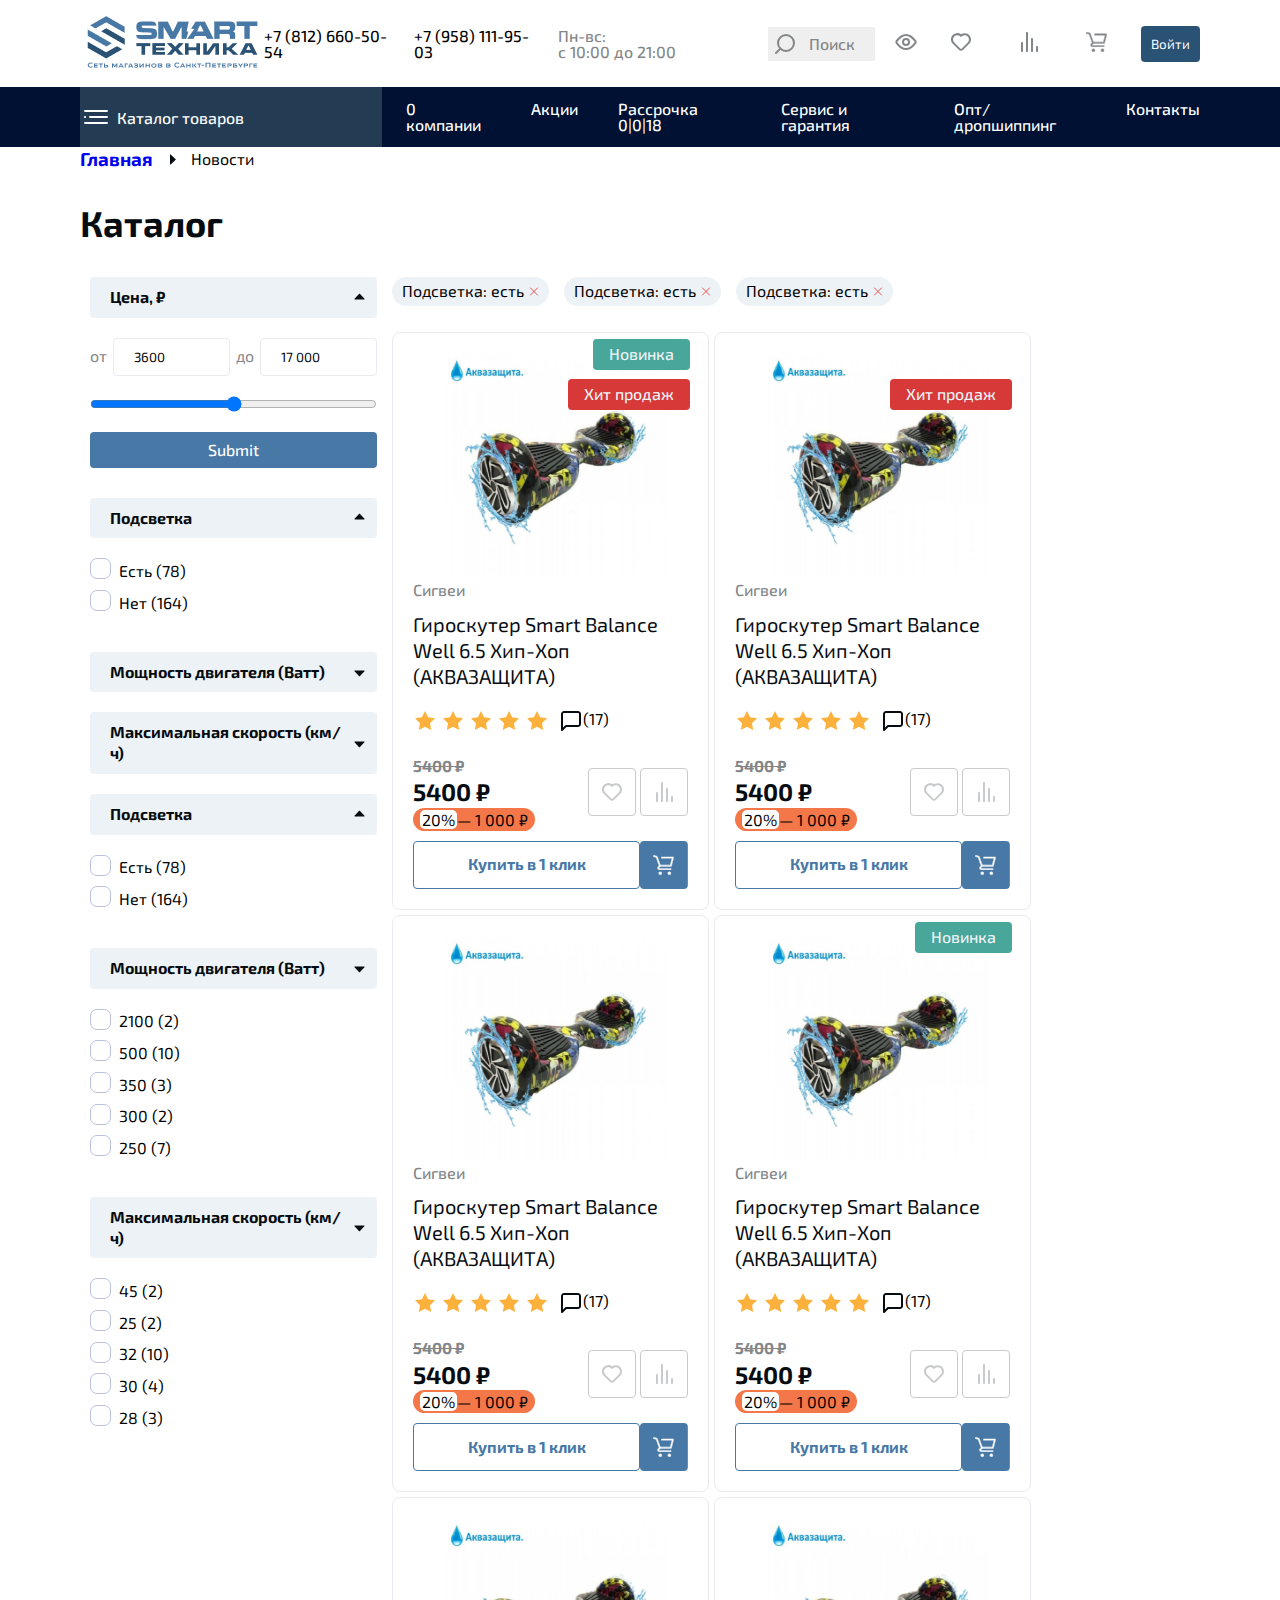
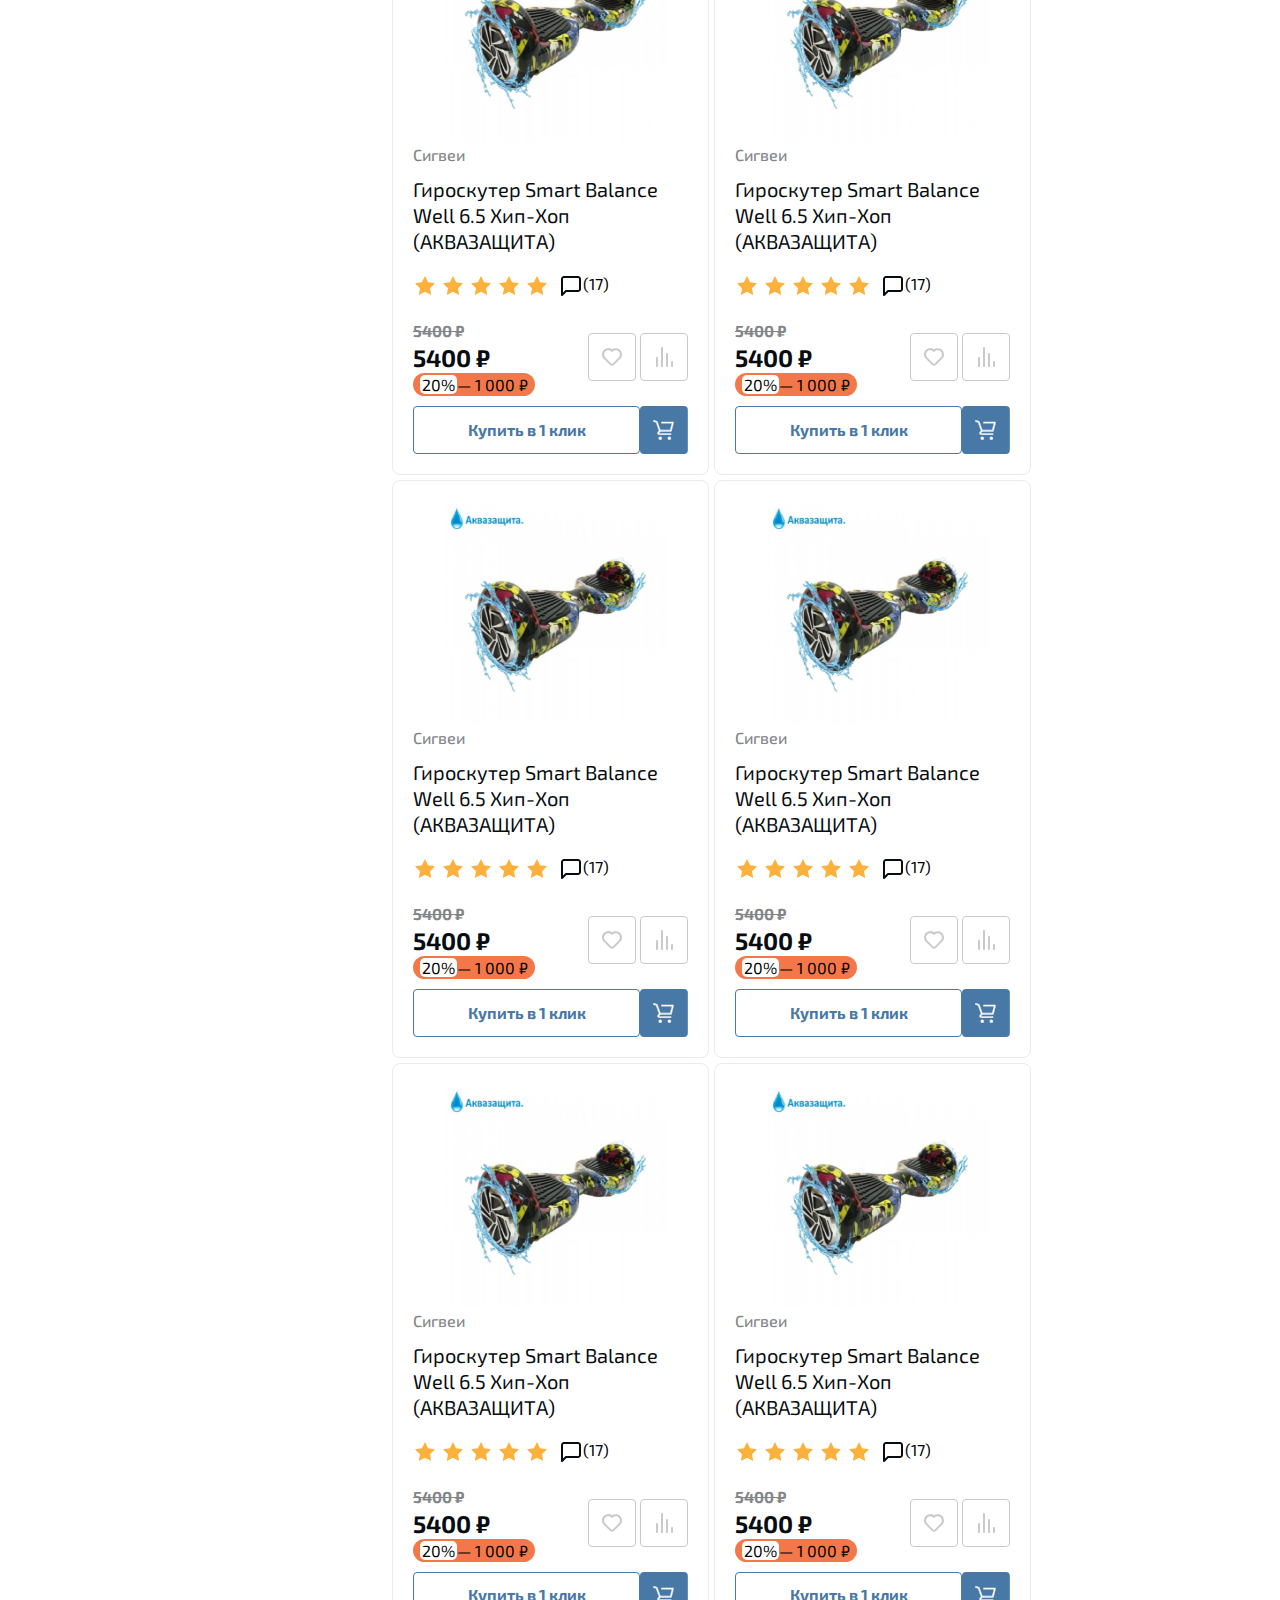
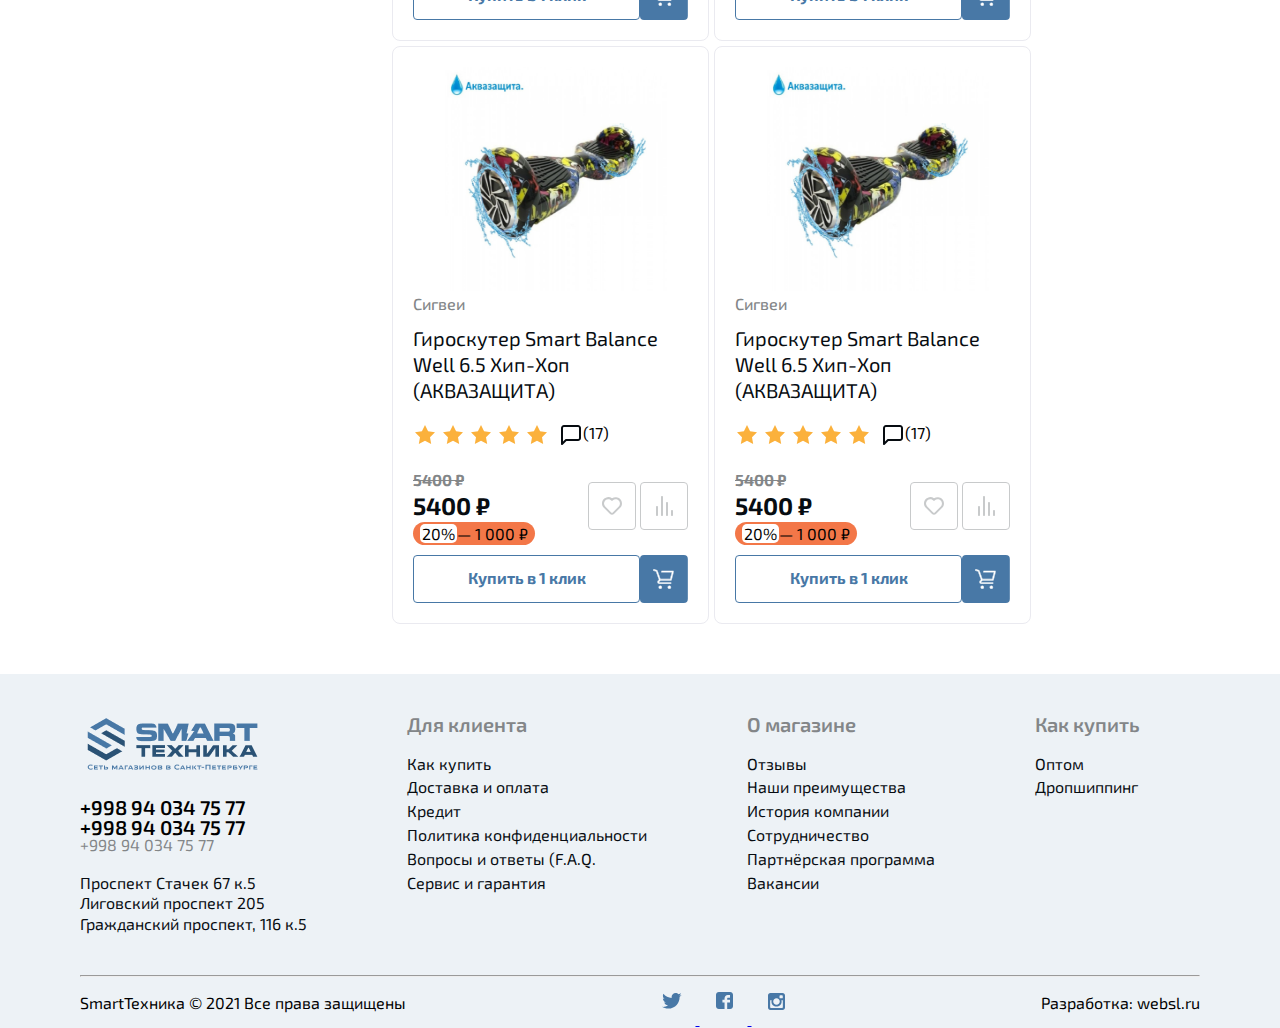
<file: katolig.html>
<!DOCTYPE html>
<html lang="en">
<head>
    <meta charset="UTF-8">
    <meta name="viewport" content="width=device-width, initial-scale=1.0">
    <link rel="stylesheet" href="./css/style.css">
    <link rel="stylesheet" href="./css/news.css">
    <link rel="stylesheet" href="./css/katolig.css">
<body>
    <header id="header">
        <div class="container">
            <div class="head">
                <div>
                    <a href="index.html">
                        <img src="./images/logo.png" alt="logo">  
                    </a>
                </div>
                <nav>
                    <div class="nav-contacts">
                        <ul>
                            <li>+7 (812) 660-50-54</li>
                            <li>+7 (958) 111-95-03</li>
                            <li>Пн-вс: с 10:00 до 21:00</li>
                        </ul>
                    </div>
                    <div class="nav-menu">
                        <ul>
                            <li>
                                <button type="reset" class="nav-search">
                                    <svg xmlns="http://www.w3.org/2000/svg" width="24" height="24" viewBox="0 0 24 24" fill="none">
                                        <path d="M13 19C8.58172 19 5 15.4183 5 11C5 6.58172 8.58172 3 13 3C17.4183 3 21 6.58172 21 11C21 15.4183 17.4183 19 13 19Z" stroke="#838688" stroke-width="2" stroke-linecap="round" stroke-linejoin="round"/>
                                        <path d="M2.99998 21L7.34998 16.65" stroke="#838688" stroke-width="2" stroke-linecap="round" stroke-linejoin="round"/>
                                      </svg>
                                      <p>Поиск</p>
                                </button>
                            </li>
                            <li>
                                <svg xmlns="http://www.w3.org/2000/svg" width="22" height="16" viewBox="0 0 22 16" fill="none">
                                    <path d="M20.257 6.962C20.731 7.582 20.731 8.419 20.257 9.038C18.764 10.987 15.182 15 11 15C6.81801 15 3.23601 10.987 1.74301 9.038C1.51239 8.74113 1.38721 8.37592 1.38721 8C1.38721 7.62408 1.51239 7.25887 1.74301 6.962C3.23601 5.013 6.81801 1 11 1C15.182 1 18.764 5.013 20.257 6.962V6.962Z" stroke="#838688" stroke-width="2" stroke-linecap="round" stroke-linejoin="round"/>
                                    <path d="M11 11C12.6569 11 14 9.65685 14 8C14 6.34315 12.6569 5 11 5C9.34315 5 8 6.34315 8 8C8 9.65685 9.34315 11 11 11Z" stroke="#838688" stroke-width="2" stroke-linecap="round" stroke-linejoin="round"/>
                                  </svg>
                            </li>
                            <li>
                                <svg xmlns="http://www.w3.org/2000/svg" width="48" height="48" viewBox="0 0 48 48" fill="none">
                                    <path d="M32.16 17C31.1 15.9373 29.6948 15.2886 28.1984 15.1712C26.7019 15.0538 25.2128 15.4755 24 16.36C22.7277 15.4137 21.144 14.9846 19.568 15.1591C17.9919 15.3336 16.5405 16.0988 15.506 17.3006C14.4715 18.5024 13.9309 20.0516 13.9928 21.6361C14.0548 23.2206 14.7148 24.7227 15.84 25.84L22.05 32.06C22.57 32.5718 23.2704 32.8587 24 32.8587C24.7296 32.8587 25.43 32.5718 25.95 32.06L32.16 25.84C33.3276 24.6653 33.983 23.0763 33.983 21.42C33.983 19.7638 33.3276 18.1748 32.16 17ZM30.75 24.46L24.54 30.67C24.4694 30.7414 24.3853 30.798 24.2926 30.8367C24.1999 30.8753 24.1005 30.8953 24 30.8953C23.8996 30.8953 23.8002 30.8753 23.7075 30.8367C23.6148 30.798 23.5307 30.7414 23.46 30.67L17.25 24.43C16.4658 23.6284 16.0266 22.5515 16.0266 21.43C16.0266 20.3086 16.4658 19.2317 17.25 18.43C18.0492 17.641 19.127 17.1986 20.25 17.1986C21.3731 17.1986 22.4509 17.641 23.25 18.43C23.343 18.5238 23.4536 18.5982 23.5755 18.6489C23.6973 18.6997 23.828 18.7258 23.96 18.7258C24.092 18.7258 24.2227 18.6997 24.3446 18.6489C24.4665 18.5982 24.5771 18.5238 24.67 18.43C25.4692 17.641 26.547 17.1986 27.67 17.1986C28.7931 17.1986 29.8709 17.641 30.67 18.43C31.4651 19.2212 31.9186 20.2922 31.9336 21.4137C31.9485 22.5352 31.5237 23.618 30.75 24.43V24.46Z" fill="#838688"/>
                                  </svg>
                            </li>
                            <li>
                                <svg xmlns="http://www.w3.org/2000/svg" width="48" height="48" viewBox="0 0 48 48" fill="none">
                                    <path d="M17 24C16.7348 24 16.4804 24.1054 16.2929 24.2929C16.1054 24.4804 16 24.7348 16 25V33C16 33.2652 16.1054 33.5196 16.2929 33.7071C16.4804 33.8946 16.7348 34 17 34C17.2652 34 17.5196 33.8946 17.7071 33.7071C17.8946 33.5196 18 33.2652 18 33V25C18 24.7348 17.8946 24.4804 17.7071 24.2929C17.5196 24.1054 17.2652 24 17 24ZM22 14C21.7348 14 21.4804 14.1054 21.2929 14.2929C21.1054 14.4804 21 14.7348 21 15V33C21 33.2652 21.1054 33.5196 21.2929 33.7071C21.4804 33.8946 21.7348 34 22 34C22.2652 34 22.5196 33.8946 22.7071 33.7071C22.8946 33.5196 23 33.2652 23 33V15C23 14.7348 22.8946 14.4804 22.7071 14.2929C22.5196 14.1054 22.2652 14 22 14ZM32 28C31.7348 28 31.4804 28.1054 31.2929 28.2929C31.1054 28.4804 31 28.7348 31 29V33C31 33.2652 31.1054 33.5196 31.2929 33.7071C31.4804 33.8946 31.7348 34 32 34C32.2652 34 32.5196 33.8946 32.7071 33.7071C32.8946 33.5196 33 33.2652 33 33V29C33 28.7348 32.8946 28.4804 32.7071 28.2929C32.5196 28.1054 32.2652 28 32 28ZM27 20C26.7348 20 26.4804 20.1054 26.2929 20.2929C26.1054 20.4804 26 20.7348 26 21V33C26 33.2652 26.1054 33.5196 26.2929 33.7071C26.4804 33.8946 26.7348 34 27 34C27.2652 34 27.5196 33.8946 27.7071 33.7071C27.8946 33.5196 28 33.2652 28 33V21C28 20.7348 27.8946 20.4804 27.7071 20.2929C27.5196 20.1054 27.2652 20 27 20Z" fill="#838688"/>
                                  </svg>
                            </li>
                            <li>
                                <svg xmlns="http://www.w3.org/2000/svg" width="48" height="48" viewBox="0 0 48 48" fill="none">
                                <path d="M20.3816 33.7034C21.2096 33.7034 21.8807 33.0394 21.8807 32.2203C21.8807 31.4011 21.2096 30.7371 20.3816 30.7371C19.5537 30.7371 18.8826 31.4011 18.8826 32.2203C18.8826 33.0394 19.5537 33.7034 20.3816 33.7034Z" fill="#838688"/>
                                <path d="M29.4893 33.7034C30.3173 33.7034 30.9884 33.0394 30.9884 32.2203C30.9884 31.4011 30.3173 30.7371 29.4893 30.7371C28.6614 30.7371 27.9903 31.4011 27.9903 32.2203C27.9903 33.0394 28.6614 33.7034 29.4893 33.7034Z" fill="#838688"/>
                                <path d="M33.5402 16.1385C33.4782 16.0629 33.4 16.0018 33.3113 15.9597C33.2226 15.9175 33.1256 15.8953 33.0272 15.8946H22.0661C21.6174 15.8946 21.2998 16.3332 21.4398 16.7595C21.5287 17.0301 21.7813 17.213 22.0661 17.213H32.1544L30.3755 24.1455H20.3816L17.3369 15.5848C17.3039 15.4836 17.2467 15.3918 17.1702 15.3172C17.0936 15.2426 16.9999 15.1874 16.8971 15.1564L14.1655 14.3258C14.0815 14.3003 13.9932 14.2914 13.9058 14.2996C13.8183 14.3078 13.7333 14.333 13.6556 14.3737C13.4988 14.4559 13.3815 14.5963 13.3293 14.7642C13.2772 14.932 13.2946 15.1134 13.3777 15.2686C13.4608 15.4237 13.6028 15.5399 13.7724 15.5914L16.1642 16.3165L19.2224 24.8969L18.1297 25.7802L18.0431 25.8659C17.7728 26.174 17.6196 26.5658 17.6099 26.9737C17.6002 27.3816 17.7345 27.78 17.9898 28.1005C18.1714 28.319 18.4021 28.4924 18.6636 28.6068C18.9251 28.7213 19.21 28.7736 19.4955 28.7596H30.6153C30.792 28.7596 30.9615 28.6902 31.0864 28.5666C31.2114 28.4429 31.2816 28.2753 31.2816 28.1005C31.2816 27.9256 31.2114 27.758 31.0864 27.6344C30.9615 27.5107 30.792 27.4413 30.6153 27.4413H19.3889C19.3122 27.4387 19.2374 27.4166 19.1719 27.3771C19.1063 27.3375 19.0522 27.282 19.0147 27.2157C18.9772 27.1494 18.9576 27.0747 18.9578 26.9988C18.958 26.9228 18.978 26.8482 19.0158 26.7821L20.6215 25.4638H30.9085C31.0625 25.4675 31.213 25.4183 31.3345 25.3246C31.456 25.2308 31.5409 25.0983 31.5747 24.9497L33.6867 16.6988C33.707 16.6006 33.7043 16.499 33.6789 16.4019C33.6535 16.3048 33.6061 16.2147 33.5402 16.1385Z" fill="#838688"/>
                                <path fill-rule="evenodd" clip-rule="evenodd" d="M33.0272 15.8946C33.1256 15.8953 33.2226 15.9175 33.3113 15.9597C33.4 16.0018 33.4782 16.0629 33.5402 16.1385C33.6061 16.2147 33.6535 16.3048 33.6789 16.4019C33.7043 16.499 33.707 16.6006 33.6867 16.6988L31.5747 24.9497C31.5409 25.0983 31.456 25.2308 31.3345 25.3246C31.213 25.4183 31.0625 25.4675 30.9085 25.4638H20.6215L19.0158 26.7821C18.978 26.8482 18.958 26.9228 18.9578 26.9988C18.9576 27.0747 18.9772 27.1494 19.0147 27.2157C19.0522 27.282 19.1063 27.3375 19.1719 27.3771C19.2374 27.4166 19.3122 27.4387 19.3889 27.4413H30.6153C30.792 27.4413 30.9615 27.5107 31.0864 27.6344C31.2114 27.758 31.2816 27.9256 31.2816 28.1005C31.2816 28.2753 31.2114 28.4429 31.0864 28.5666C30.9615 28.6902 30.792 28.7596 30.6153 28.7596H19.4955C19.21 28.7736 18.9251 28.7213 18.6636 28.6068C18.4021 28.4924 18.1714 28.319 17.9898 28.1005C17.7345 27.78 17.6002 27.3816 17.6099 26.9737C17.6196 26.5658 17.7728 26.174 18.0431 25.8659L18.1297 25.7802L19.2224 24.8969L16.1642 16.3165L13.7724 15.5914C13.6028 15.5399 13.4608 15.4237 13.3777 15.2686C13.2946 15.1134 13.2772 14.932 13.3293 14.7642C13.3815 14.5963 13.4988 14.4559 13.6556 14.3737C13.7333 14.333 13.8183 14.3078 13.9058 14.2996C13.9932 14.2914 14.0815 14.3003 14.1655 14.3258L16.8971 15.1564C16.9999 15.1874 17.0936 15.2426 17.1702 15.3172C17.2467 15.3918 17.3039 15.4836 17.3369 15.5848L20.3816 24.1455H30.3755L32.1544 17.213H22.0661C21.7813 17.213 21.5287 17.0301 21.4398 16.7595C21.2998 16.3332 21.6174 15.8946 22.0661 15.8946H33.0272ZM31.7805 17.5096H22.0631C21.6501 17.5096 21.2839 17.2444 21.155 16.8521C20.9519 16.234 21.4124 15.598 22.0631 15.598H33.0291C33.1718 15.599 33.3125 15.6312 33.4412 15.6923C33.5686 15.7529 33.681 15.8404 33.7705 15.9487C33.8648 16.0585 33.9327 16.1881 33.9692 16.3276C34.006 16.4684 34.0099 16.6156 33.9805 16.7581L33.9792 16.7643L31.8672 25.0148M31.7805 17.5096L30.135 23.8488H20.6014L17.6228 15.4955L17.6222 15.4939C17.5745 15.3472 17.4916 15.214 17.3805 15.1059C17.2696 14.9977 17.1339 14.9178 16.9849 14.8728L14.2536 14.0423C14.1319 14.0053 14.0041 13.9924 13.8774 14.0043C13.7508 14.0162 13.6277 14.0526 13.5153 14.1116C13.2882 14.2306 13.1182 14.434 13.0427 14.677C12.9673 14.9201 12.9924 15.1828 13.1128 15.4075C13.2331 15.6321 13.4387 15.8003 13.6843 15.875L15.9259 16.5545L18.8751 24.7946L17.9283 25.5599L17.8236 25.6636L17.8166 25.6715C17.5006 26.0318 17.3215 26.4898 17.3102 26.9667C17.2988 27.4436 17.4559 27.9095 17.7543 28.2841L17.7582 28.2889C17.9695 28.5431 18.238 28.7449 18.5423 28.8781C18.8442 29.0102 19.1729 29.0712 19.5026 29.0563H30.6153C30.8715 29.0563 31.1173 28.9556 31.2984 28.7763C31.4796 28.5971 31.5814 28.354 31.5814 28.1005C31.5814 27.847 31.4796 27.6039 31.2984 27.4246C31.1172 27.2454 30.8715 27.1447 30.6153 27.1447H19.3954C19.3715 27.1433 19.3484 27.1361 19.3279 27.1238C19.3064 27.1108 19.2886 27.0925 19.2763 27.0708C19.264 27.049 19.2575 27.0245 19.2576 26.9995C19.2576 26.9881 19.259 26.9767 19.2617 26.9657L20.7297 25.7604H30.9051C31.1271 25.7649 31.3438 25.6936 31.5189 25.5585C31.695 25.4226 31.8181 25.2303 31.8672 25.0148M22.1805 32.2203C22.1805 33.2032 21.3751 34 20.3816 34C19.3881 34 18.5828 33.2032 18.5828 32.2203C18.5828 31.2373 19.3881 30.4405 20.3816 30.4405C21.3751 30.4405 22.1805 31.2373 22.1805 32.2203ZM31.2882 32.2203C31.2882 33.2032 30.4828 34 29.4893 34C28.4958 34 27.6905 33.2032 27.6905 32.2203C27.6905 31.2373 28.4958 30.4405 29.4893 30.4405C30.4828 30.4405 31.2882 31.2373 31.2882 32.2203ZM20.3816 33.7034C21.2096 33.7034 21.8807 33.0394 21.8807 32.2203C21.8807 31.4011 21.2096 30.7371 20.3816 30.7371C19.5537 30.7371 18.8826 31.4011 18.8826 32.2203C18.8826 33.0394 19.5537 33.7034 20.3816 33.7034ZM29.4893 33.7034C30.3173 33.7034 30.9884 33.0394 30.9884 32.2203C30.9884 31.4011 30.3173 30.7371 29.4893 30.7371C28.6614 30.7371 27.9903 31.4011 27.9903 32.2203C27.9903 33.0394 28.6614 33.7034 29.4893 33.7034Z" fill="#838688"/>
                              </svg>
                            </li>
                            <li>
                                <button type="submit" class="nav-come">
                                    Войти
                                </button>
                            </li>
                        </ul>
                    </div>
                </nav>
            </div>
        </div>
        <div class="header-bottom">
            <div class="container">
                <div class="bottom-header">
                    <div class="bottom-nav">
                        <svg xmlns="http://www.w3.org/2000/svg" width="32" height="32" viewBox="0 0 32 32" fill="none">
                            <path d="M5 17C5.55228 17 6 16.5523 6 16C6 15.4477 5.55228 15 5 15C4.44772 15 4 15.4477 4 16C4 16.5523 4.44772 17 5 17Z" fill="white"/>
                            <path d="M26.7243 15H10.2757C9.57116 15 9 15.4209 9 15.94V16.06C9 16.5791 9.57116 17 10.2757 17H26.7243C27.4288 17 28 16.5791 28 16.06V15.94C28 15.4209 27.4288 15 26.7243 15Z" fill="white"/>
                            <path d="M26.7467 21H5.25333C4.56114 21 4 21.4209 4 21.94V22.06C4 22.5791 4.56114 23 5.25333 23H26.7467C27.4389 23 28 22.5791 28 22.06V21.94C28 21.4209 27.4389 21 26.7467 21Z" fill="white"/>
                            <path d="M26.7467 9H5.25333C4.56114 9 4 9.42085 4 9.94V10.06C4 10.5791 4.56114 11 5.25333 11H26.7467C27.4389 11 28 10.5791 28 10.06V9.94C28 9.42085 27.4389 9 26.7467 9Z" fill="white"/>
                          </svg>
                        <path d="M26.7467 9H5.25333C4.56114 9 4 9.42085 4 9.94V10.06C4 10.5791 4.56114 11 5.25333 
                        11H26.7467C27.4389 11 28 10.5791 28 10.06V9.94C28 9.42085 27.4389 9 26.7467 9Z" fill="white"/>
                          <p>Каталог товаров</p>
                    </div>

                    <div>
                        <ul class="bottom-list">
                            <a href="katolig.html">
                                <li> 0 компании</li>
                            </a>
                            <a href="new.html">
                                <li>Акции</li>
                            </a>
                            <li>Рассрочка 0|0|18</li>
                            <li>Сервис и гарантия</li>
                            <li>Опт/дропшиппинг</li>
                            <a href="contact.html">
                                <li>Контакты</li>
                            </a>
                        </ul>
                    </div>
                </div>
            </div>
        </div>
    </header>

    <main>
        <div class="katolig">
            <div class="container">
                <div class="news-header">
                    <a href="index.html">
                        <h3>Главная</h3>
                    </a>
                    <svg xmlns="http://www.w3.org/2000/svg" width="8" height="17" viewBox="0 0 8 17" fill="none">
                        <g clip-path="url(#clip0_82_1867)">
                          <path d="M7.68907 9.20829C7.85749 9.3663 7.85749 9.6337 7.68907 9.79171L2.67368 14.4971C2.41825 14.7368 2 14.5557 2 14.2054L2 4.7946C2 4.44435 2.41825 4.26324 2.67368 4.50288L7.68907 9.20829Z" fill="#070C11"/>
                        </g>
                        <defs>
                          <clipPath id="clip0_82_1867">
                            <rect width="16" height="8" fill="white" transform="translate(0 16.5) rotate(-90)"/>
                          </clipPath>
                        </defs>
                    </svg>
                    <p>Новости</p>
                </div>
        
                <h2 class="new-head">Каталог</h2>
                <section class="section">
                    <div class="container">
                        <div class="section-katolig">
                            <div class="katolig-menu">
                                <div class="dropdown">
                                    <div class="drapdown-menu">
                                        <P>Цена, ₽</P>
                                        <svg xmlns="http://www.w3.org/2000/svg" width="14" height="13" viewBox="0 0 14 13" fill="none">
                                            <path d="M6.79171 2.81093C6.6337 2.64251 6.3663 2.64251 6.20829 2.81093L1.50288 7.82632C1.26324 8.08175 1.44435 8.5 1.7946 8.5L11.2054 8.5C11.5557 8.5 11.7368 8.08175 11.4971 7.82632L6.79171 2.81093Z" fill="#070C11"/>
                                        </svg>
                                    </div>
        
                                    <form class="katolig-form" action="/action_page.php">
                                        <label for="fname">от</label>
                                        <input type="text" id="fname" name="fname" value="3600">
                                        <label for="lname">до</label>
                                        <input type="datetime" id="lname" name="lname" value="17 000">
                                    </form> 
                                    <input class="range" type="range">
        
                                    <input class="submit" type="submit" value="Submit">
                                </div>
        
                                <div class="katolig-chekbox">
                                    <div class="drapdown-menu">
                                        <P>Подсветка</P>
                                        <svg xmlns="http://www.w3.org/2000/svg" width="14" height="13" viewBox="0 0 14 13" fill="none">
                                            <path d="M6.79171 2.81093C6.6337 2.64251 6.3663 2.64251 6.20829 2.81093L1.50288 7.82632C1.26324 8.08175 1.44435 8.5 1.7946 8.5L11.2054 8.5C11.5557 8.5 11.7368 8.08175 11.4971 7.82632L6.79171 2.81093Z" fill="#070C11"/>
                                        </svg>
                                    </div>
        
                                    <div class="chekx-box">
                                        <div class="checkbox-wrapper-13">
                                            <input id="c1-13" type="checkbox">
                                            <label for="c1-13">Есть (78)</label>
                                        </div>
                                        <div class="checkbox-wrapper-13">
                                            <input id="c1-13" type="checkbox">
                                            <label for="c1-13">Нет (164)</label>
                                        </div>  
                                    </div>
        
                                    <div class="drapdown-menu">
                                        <P>Мощность двигателя (Ватт)</P>
                                        <svg xmlns="http://www.w3.org/2000/svg" width="14" height="13" viewBox="0 0 14 13" fill="none">
                                            <path d="M6.79171 10.1891C6.6337 10.3575 6.3663 10.3575 6.20829 10.1891L1.50288 5.17368C1.26324 4.91825 1.44435 4.5 1.7946 4.5L11.2054 4.5C11.5557 4.5 11.7368 4.91825 11.4971 5.17368L6.79171 10.1891Z" fill="#070C11"/>
                                        </svg>
                                    </div>
        
                                    <div class="drapdown-menu">
                                        <P>Максимальная скорость (км/ч)</P>
                                        <svg xmlns="http://www.w3.org/2000/svg" width="14" height="13" viewBox="0 0 14 13" fill="none">
                                            <path d="M6.79171 10.1891C6.6337 10.3575 6.3663 10.3575 6.20829 10.1891L1.50288 5.17368C1.26324 4.91825 1.44435 4.5 1.7946 4.5L11.2054 4.5C11.5557 4.5 11.7368 4.91825 11.4971 5.17368L6.79171 10.1891Z" fill="#070C11"/>
                                        </svg>
                                    </div>
        
                                    <div class="drapdown-menu">
                                        <P>Подсветка</P>
                                        <svg xmlns="http://www.w3.org/2000/svg" width="14" height="13" viewBox="0 0 14 13" fill="none">
                                            <path d="M6.79171 2.81093C6.6337 2.64251 6.3663 2.64251 6.20829 2.81093L1.50288 7.82632C1.26324 8.08175 1.44435 8.5 1.7946 8.5L11.2054 8.5C11.5557 8.5 11.7368 8.08175 11.4971 7.82632L6.79171 2.81093Z" fill="#070C11"/>
                                        </svg>
                                    </div>
        
                                    <div class="chekx-box">
                                        <div class="checkbox-wrapper-13">
                                            <input id="c1-13" type="checkbox">
                                            <label for="c1-13">Есть (78)</label>
                                        </div>
        
                                        <div class="checkbox-wrapper-13">
                                            <input id="c1-13" type="checkbox">
                                            <label for="c1-13">Нет (164)</label>
                                        </div>
                                    </div>
                                </div>
        
                                <div class="katolig-speed">
                                    <div class="drapdown-menu">
                                        <P>Мощность двигателя (Ватт)</P>
                                        <svg xmlns="http://www.w3.org/2000/svg" width="14" height="13" viewBox="0 0 14 13" fill="none">
                                            <path d="M6.79171 10.1891C6.6337 10.3575 6.3663 10.3575 6.20829 10.1891L1.50288 5.17368C1.26324 4.91825 1.44435 4.5 1.7946 4.5L11.2054 4.5C11.5557 4.5 11.7368 4.91825 11.4971 5.17368L6.79171 10.1891Z" fill="#070C11"/>
                                        </svg>
                                    </div>
                                    <div class="chekx-box">
                                        <div class="checkbox-wrapper-13">
                                            <input id="c1-13" type="checkbox">
                                            <label for="c1-13">2100 (2)</label>
                                        </div>
        
                                        <div class="checkbox-wrapper-13">
                                            <input id="c1-13" type="checkbox">
                                            <label for="c1-13">500 (10)</label>
                                        </div>
                                        <div class="checkbox-wrapper-13">
                                            <input id="c1-13" type="checkbox">
                                            <label for="c1-13">350 (3)</label>
                                        </div>
                                        <div class="checkbox-wrapper-13">
                                            <input id="c1-13" type="checkbox">
                                            <label for="c1-13">300 (2)</label>
                                        </div>
                                        <div class="checkbox-wrapper-13">
                                            <input id="c1-13" type="checkbox">
                                            <label for="c1-13">250 (7)</label>
                                        </div>
                                    </div>
                                </div>
        
                                <div class="katolig-speed">
                                    <div class="drapdown-menu">
                                        <P>Максимальная скорость (км/ч)</P>
                                        <svg xmlns="http://www.w3.org/2000/svg" width="14" height="13" viewBox="0 0 14 13" fill="none">
                                            <path d="M6.79171 10.1891C6.6337 10.3575 6.3663 10.3575 6.20829 10.1891L1.50288 5.17368C1.26324 4.91825 1.44435 4.5 1.7946 4.5L11.2054 4.5C11.5557 4.5 11.7368 4.91825 11.4971 5.17368L6.79171 10.1891Z" fill="#070C11"/>
                                        </svg>
                                    </div>
                                    <div class="chekx-box">
                                        <div class="checkbox-wrapper-13">
                                            <input  id="c1-13" type="checkbox">
                                            <label for="c1-13">45 (2)</label>
                                        </div>
        
                                        <div class="checkbox-wrapper-13">
                                            <input id="c1-13" type="checkbox">
                                            <label for="c1-13">25 (2)</label>
                                        </div>
                                        <div class="checkbox-wrapper-13">
                                            <input id="c1-13" type="checkbox">
                                            <label for="c1-13">32 (10)</label>
                                        </div>
                                        <div class="checkbox-wrapper-13">
                                            <input id="c1-13" type="checkbox">
                                            <label for="c1-13">30 (4)</label>
                                        </div>
                                        <div class="checkbox-wrapper-13">
                                            <input id="c1-13" type="checkbox">
                                            <label for="c1-13">28 (3)</label>
                                        </div>
                                    </div>
                                </div>
                            </div>
        
                            <div class="katolig-card">
                                <div class="card-menu">
                                    <div class="card-header">
                                        <ul>
                                            <li>
                                                <p>Подсветка: есть</p>
                                                <svg xmlns="http://www.w3.org/2000/svg" width="10" height="14" viewBox="0 0 10 14" fill="none">
                                                    <path d="M8.5 5L1.5 12" stroke="#F15152" stroke-linecap="round" stroke-linejoin="round"/>
                                                    <path d="M1.5 5L8.5 12" stroke="#F15152" stroke-linecap="round" stroke-linejoin="round"/>
                                                </svg>
                                            </li>
                                            <li>
                                                <p>Подсветка: есть</p>
                                                <svg xmlns="http://www.w3.org/2000/svg" width="10" height="14" viewBox="0 0 10 14" fill="none">
                                                    <path d="M8.5 5L1.5 12" stroke="#F15152" stroke-linecap="round" stroke-linejoin="round"/>
                                                    <path d="M1.5 5L8.5 12" stroke="#F15152" stroke-linecap="round" stroke-linejoin="round"/>
                                                </svg>
                                            </li>
                                            <li>
                                                <p>Подсветка: есть</p>
                                                <svg xmlns="http://www.w3.org/2000/svg" width="10" height="14" viewBox="0 0 10 14" fill="none">
                                                    <path d="M8.5 5L1.5 12" stroke="#F15152" stroke-linecap="round" stroke-linejoin="round"/>
                                                    <path d="M1.5 5L8.5 12" stroke="#F15152" stroke-linecap="round" stroke-linejoin="round"/>
                                                </svg>
                                            </li>
                                        </ul>
                                    </div>
                                    <div class="katolig-search">
                                        <div class="btn-search-one">
                                            <svg xmlns="http://www.w3.org/2000/svg" width="14" height="12" viewBox="0 0 14 12" fill="none">
                                                <path d="M6.79171 9.68907C6.6337 9.85749 6.3663 9.85749 6.20829 9.68907L1.50288 4.67368C1.26324 4.41825 1.44435 4 1.7946 4L11.2054 4C11.5557 4 11.7368 4.41825 11.4971 4.67368L6.79171 9.68907Z" fill="#070C11"/>
                                            </svg>
                                            <p>Фильтры</p>
                                        </div>
                                        <div class="btn-search">
                                            <p>Сначала дорогие</p>
                                            <svg xmlns="http://www.w3.org/2000/svg" width="14" height="12" viewBox="0 0 14 12" fill="none">
                                                <path d="M6.79171 9.68907C6.6337 9.85749 6.3663 9.85749 6.20829 9.68907L1.50288 4.67368C1.26324 4.41825 1.44435 4 1.7946 4L11.2054 4C11.5557 4 11.7368 4.41825 11.4971 4.67368L6.79171 9.68907Z" fill="#070C11"/>
                                            </svg>
                                        </div>
                                    </div>
                                </div>

                                <ul class="card-item katolig">
                                    <li class="card-list">
                                        <div class="card-swing">
                                            <img src="./images/singwing.png" width="286" height="224" alt="sinfwing">
                                            <button type="submit" class="card-novinka">
                                                Новинка
                                            </button>
                
                                            <button type="submit" class="card-prodaj">
                                                Хит продаж
                                            </button>
                                        </div>        
                                        <p class="card-sigveli">
                                            Сигвеи
                                        </p>      
                                              
                                        <p class="card-data">
                                            Гироскутер Smart Balance Well 6.5 Хип-Хоп (АКВАЗАЩИТА)
                                        </p>    
                                        <ul class="card-star">
                                            <li>
                                                <svg xmlns="http://www.w3.org/2000/svg" width="24" height="24" viewBox="0 0 24 24" fill="none">
                                                    <path d="M12 2L15.09 8.26L22 9.27L17 14.14L18.18 21.02L12 17.77L5.82 21.02L7 14.14L2 9.27L8.91 8.26L12 2Z" fill="#FBB13C"/>
                                                </svg>
                                                <svg xmlns="http://www.w3.org/2000/svg" width="24" height="24" viewBox="0 0 24 24" fill="none">
                                                    <path d="M12 2L15.09 8.26L22 9.27L17 14.14L18.18 21.02L12 17.77L5.82 21.02L7 14.14L2 9.27L8.91 8.26L12 2Z" fill="#FBB13C"/>
                                                </svg>
                                                <svg xmlns="http://www.w3.org/2000/svg" width="24" height="24" viewBox="0 0 24 24" fill="none">
                                                    <path d="M12 2L15.09 8.26L22 9.27L17 14.14L18.18 21.02L12 17.77L5.82 21.02L7 14.14L2 9.27L8.91 8.26L12 2Z" fill="#FBB13C"/>
                                                </svg>
                                                <svg xmlns="http://www.w3.org/2000/svg" width="24" height="24" viewBox="0 0 24 24" fill="none">
                                                    <path d="M12 2L15.09 8.26L22 9.27L17 14.14L18.18 21.02L12 17.77L5.82 21.02L7 14.14L2 9.27L8.91 8.26L12 2Z" fill="#FBB13C"/>
                                                </svg>
                                                <svg xmlns="http://www.w3.org/2000/svg" width="24" height="24" viewBox="0 0 24 24" fill="none">
                                                    <path d="M12 2L15.09 8.26L22 9.27L17 14.14L18.18 21.02L12 17.77L5.82 21.02L7 14.14L2 9.27L8.91 8.26L12 2Z" fill="#FBB13C"/>
                                                </svg>
                                            </li>
                                            <li class="card-stars">
                                                <svg xmlns="http://www.w3.org/2000/svg" width="24" height="24" viewBox="0 0 24 24" fill="none">
                                                    <path d="M21 15C21 15.5304 20.7893 16.0391 20.4142 16.4142C20.0391 16.7893 19.5304 17 19 17H7L3 21V5C3 4.46957 3.21071 3.96086 3.58579 3.58579C3.96086 3.21071 4.46957 3 5 3H19C19.5304 3 20.0391 3.21071 20.4142 3.58579C20.7893 3.96086 21 4.46957 21 5V15Z" stroke="#070C11" stroke-width="2" stroke-linecap="round" stroke-linejoin="round"/>
                                                  </svg>
                                                <p>(17)</p>
                                            </li>
                                        </ul>  
                
                                        <div class="card-statistic">
                                            <div class="old-price">
                                                <del>
                                                    5400 ₽
                                                </del>
                
                                                <p class="new-price">5400 ₽</p>
                
                                                <div class="price">
                                                    <p class="persant">20%</p>
                                                    <p>— 1 000 ₽</p>
                                                </div>
                                            </div>
                
                                            <div class="stastistics">
                                                <svg xmlns="http://www.w3.org/2000/svg" width="48" height="48" viewBox="0 0 48 48" fill="none">
                                                    <path d="M32.16 17C31.1 15.9373 29.6948 15.2886 28.1984 15.1712C26.7019 15.0538 25.2128 15.4755 24 16.36C22.7277 15.4137 21.144 14.9846 19.568 15.1591C17.9919 15.3336 16.5405 16.0988 15.506 17.3006C14.4715 18.5024 13.9309 20.0516 13.9928 21.6361C14.0548 23.2206 14.7148 24.7227 15.84 25.84L22.05 32.06C22.57 32.5718 23.2704 32.8587 24 32.8587C24.7296 32.8587 25.43 32.5718 25.95 32.06L32.16 25.84C33.3276 24.6653 33.983 23.0763 33.983 21.42C33.983 19.7638 33.3276 18.1748 32.16 17ZM30.75 24.46L24.54 30.67C24.4694 30.7414 24.3853 30.798 24.2926 30.8367C24.1999 30.8753 24.1005 30.8953 24 30.8953C23.8996 30.8953 23.8002 30.8753 23.7075 30.8367C23.6148 30.798 23.5307 30.7414 23.46 30.67L17.25 24.43C16.4658 23.6284 16.0266 22.5515 16.0266 21.43C16.0266 20.3086 16.4658 19.2317 17.25 18.43C18.0492 17.641 19.127 17.1986 20.25 17.1986C21.3731 17.1986 22.4509 17.641 23.25 18.43C23.343 18.5238 23.4536 18.5982 23.5755 18.6489C23.6973 18.6997 23.828 18.7258 23.96 18.7258C24.092 18.7258 24.2227 18.6997 24.3446 18.6489C24.4665 18.5982 24.5771 18.5238 24.67 18.43C25.4692 17.641 26.547 17.1986 27.67 17.1986C28.7931 17.1986 29.8709 17.641 30.67 18.43C31.4651 19.2212 31.9186 20.2922 31.9336 21.4137C31.9485 22.5352 31.5237 23.618 30.75 24.43V24.46Z" fill="#C8CACB"/>
                                                    <rect x="0.5" y="0.5" width="47" height="47" rx="3.5" stroke="#C8CACB"/>
                                                  </svg>
                                                  <svg xmlns="http://www.w3.org/2000/svg" width="48" height="48" viewBox="0 0 48 48" fill="none">
                                                    <path d="M17 24C16.7348 24 16.4804 24.1054 16.2929 24.2929C16.1054 24.4804 16 24.7348 16 25V33C16 33.2652 16.1054 33.5196 16.2929 33.7071C16.4804 33.8946 16.7348 34 17 34C17.2652 34 17.5196 33.8946 17.7071 33.7071C17.8946 33.5196 18 33.2652 18 33V25C18 24.7348 17.8946 24.4804 17.7071 24.2929C17.5196 24.1054 17.2652 24 17 24ZM22 14C21.7348 14 21.4804 14.1054 21.2929 14.2929C21.1054 14.4804 21 14.7348 21 15V33C21 33.2652 21.1054 33.5196 21.2929 33.7071C21.4804 33.8946 21.7348 34 22 34C22.2652 34 22.5196 33.8946 22.7071 33.7071C22.8946 33.5196 23 33.2652 23 33V15C23 14.7348 22.8946 14.4804 22.7071 14.2929C22.5196 14.1054 22.2652 14 22 14ZM32 28C31.7348 28 31.4804 28.1054 31.2929 28.2929C31.1054 28.4804 31 28.7348 31 29V33C31 33.2652 31.1054 33.5196 31.2929 33.7071C31.4804 33.8946 31.7348 34 32 34C32.2652 34 32.5196 33.8946 32.7071 33.7071C32.8946 33.5196 33 33.2652 33 33V29C33 28.7348 32.8946 28.4804 32.7071 28.2929C32.5196 28.1054 32.2652 28 32 28ZM27 20C26.7348 20 26.4804 20.1054 26.2929 20.2929C26.1054 20.4804 26 20.7348 26 21V33C26 33.2652 26.1054 33.5196 26.2929 33.7071C26.4804 33.8946 26.7348 34 27 34C27.2652 34 27.5196 33.8946 27.7071 33.7071C27.8946 33.5196 28 33.2652 28 33V21C28 20.7348 27.8946 20.4804 27.7071 20.2929C27.5196 20.1054 27.2652 20 27 20Z" fill="#C8CACB"/>
                                                    <rect x="0.5" y="0.5" width="47" height="47" rx="3.5" stroke="#C8CACB"/>
                                                  </svg>
                                            </div>
                                        </div>
                                        <div class="card-button">
                                            <button class="btn">Купить в 1 клик</button>
                                            <svg xmlns="http://www.w3.org/2000/svg" width="48" height="48" viewBox="0 0 48 48" fill="none">
                                                <rect width="48" height="48" rx="4" fill="#4878A6"/>
                                                <path d="M20.3816 33.7034C21.2096 33.7034 21.8807 33.0394 21.8807 32.2203C21.8807 31.4011 21.2096 30.7371 20.3816 30.7371C19.5537 30.7371 18.8826 31.4011 18.8826 32.2203C18.8826 33.0394 19.5537 33.7034 20.3816 33.7034Z" fill="white"/>
                                                <path d="M29.4893 33.7034C30.3173 33.7034 30.9884 33.0394 30.9884 32.2203C30.9884 31.4011 30.3173 30.7371 29.4893 30.7371C28.6614 30.7371 27.9903 31.4011 27.9903 32.2203C27.9903 33.0394 28.6614 33.7034 29.4893 33.7034Z" fill="white"/>
                                                <path d="M33.5402 16.1385C33.4782 16.0629 33.4 16.0018 33.3113 15.9597C33.2226 15.9175 33.1256 15.8953 33.0272 15.8946H22.0661C21.6174 15.8946 21.2998 16.3332 21.4398 16.7595C21.5287 17.0301 21.7813 17.213 22.0661 17.213H32.1544L30.3755 24.1455H20.3816L17.3369 15.5848C17.3039 15.4836 17.2467 15.3918 17.1702 15.3172C17.0936 15.2426 16.9999 15.1874 16.8971 15.1564L14.1655 14.3258C14.0815 14.3003 13.9932 14.2914 13.9058 14.2996C13.8183 14.3078 13.7333 14.333 13.6556 14.3737C13.4988 14.4559 13.3815 14.5963 13.3293 14.7642C13.2772 14.932 13.2946 15.1134 13.3777 15.2686C13.4608 15.4237 13.6028 15.5399 13.7724 15.5914L16.1642 16.3165L19.2224 24.8969L18.1297 25.7802L18.0431 25.8659C17.7728 26.174 17.6196 26.5658 17.6099 26.9737C17.6002 27.3816 17.7345 27.78 17.9898 28.1005C18.1714 28.319 18.4021 28.4924 18.6636 28.6068C18.9251 28.7213 19.21 28.7736 19.4955 28.7596H30.6153C30.792 28.7596 30.9615 28.6902 31.0864 28.5666C31.2114 28.4429 31.2816 28.2753 31.2816 28.1005C31.2816 27.9256 31.2114 27.758 31.0864 27.6344C30.9615 27.5107 30.792 27.4413 30.6153 27.4413H19.3889C19.3122 27.4387 19.2374 27.4166 19.1719 27.3771C19.1063 27.3375 19.0522 27.282 19.0147 27.2157C18.9772 27.1494 18.9576 27.0747 18.9578 26.9988C18.958 26.9228 18.978 26.8482 19.0158 26.7821L20.6215 25.4638H30.9085C31.0625 25.4675 31.213 25.4183 31.3345 25.3246C31.456 25.2308 31.5409 25.0983 31.5747 24.9497L33.6867 16.6988C33.707 16.6006 33.7043 16.499 33.6789 16.4019C33.6535 16.3048 33.6061 16.2147 33.5402 16.1385Z" fill="white"/>
                                                <path fill-rule="evenodd" clip-rule="evenodd" d="M33.0272 15.8946C33.1256 15.8953 33.2226 15.9175 33.3113 15.9597C33.4 16.0018 33.4782 16.0629 33.5402 16.1385C33.6061 16.2147 33.6535 16.3048 33.6789 16.4019C33.7043 16.499 33.707 16.6006 33.6867 16.6988L31.5747 24.9497C31.5409 25.0983 31.456 25.2308 31.3345 25.3246C31.213 25.4183 31.0625 25.4675 30.9085 25.4638H20.6215L19.0158 26.7821C18.978 26.8482 18.958 26.9228 18.9578 26.9988C18.9576 27.0747 18.9772 27.1494 19.0147 27.2157C19.0522 27.282 19.1063 27.3375 19.1719 27.3771C19.2374 27.4166 19.3122 27.4387 19.3889 27.4413H30.6153C30.792 27.4413 30.9615 27.5107 31.0864 27.6344C31.2114 27.758 31.2816 27.9256 31.2816 28.1005C31.2816 28.2753 31.2114 28.4429 31.0864 28.5666C30.9615 28.6902 30.792 28.7596 30.6153 28.7596H19.4955C19.21 28.7736 18.9251 28.7213 18.6636 28.6068C18.4021 28.4924 18.1714 28.319 17.9898 28.1005C17.7345 27.78 17.6002 27.3816 17.6099 26.9737C17.6196 26.5658 17.7728 26.174 18.0431 25.8659L18.1297 25.7802L19.2224 24.8969L16.1642 16.3165L13.7724 15.5914C13.6028 15.5399 13.4608 15.4237 13.3777 15.2686C13.2946 15.1134 13.2772 14.932 13.3293 14.7642C13.3815 14.5963 13.4988 14.4559 13.6556 14.3737C13.7333 14.333 13.8183 14.3078 13.9058 14.2996C13.9932 14.2914 14.0815 14.3003 14.1655 14.3258L16.8971 15.1564C16.9999 15.1874 17.0936 15.2426 17.1702 15.3172C17.2467 15.3918 17.3039 15.4836 17.3369 15.5848L20.3816 24.1455H30.3755L32.1544 17.213H22.0661C21.7813 17.213 21.5287 17.0301 21.4398 16.7595C21.2998 16.3332 21.6174 15.8946 22.0661 15.8946H33.0272ZM31.7805 17.5096H22.0631C21.6501 17.5096 21.2839 17.2444 21.155 16.8521C20.9519 16.234 21.4124 15.598 22.0631 15.598H33.0291C33.1718 15.599 33.3125 15.6312 33.4412 15.6923C33.5686 15.7529 33.681 15.8404 33.7705 15.9487C33.8648 16.0585 33.9327 16.1881 33.9692 16.3276C34.006 16.4684 34.0099 16.6156 33.9805 16.7581L33.9792 16.7643L31.8672 25.0148M31.7805 17.5096L30.135 23.8488H20.6014L17.6228 15.4955L17.6222 15.4939C17.5745 15.3472 17.4916 15.214 17.3805 15.1059C17.2696 14.9977 17.1339 14.9178 16.9849 14.8728L14.2536 14.0423C14.1319 14.0053 14.0041 13.9924 13.8774 14.0043C13.7508 14.0162 13.6277 14.0526 13.5153 14.1116C13.2882 14.2306 13.1182 14.434 13.0427 14.677C12.9673 14.9201 12.9924 15.1828 13.1128 15.4075C13.2331 15.6321 13.4387 15.8003 13.6843 15.875L15.9259 16.5545L18.8751 24.7946L17.9283 25.5599L17.8236 25.6636L17.8166 25.6715C17.5006 26.0318 17.3215 26.4898 17.3102 26.9667C17.2988 27.4436 17.4559 27.9095 17.7543 28.2841L17.7582 28.2889C17.9695 28.5431 18.238 28.7449 18.5423 28.8781C18.8442 29.0102 19.1729 29.0712 19.5026 29.0563H30.6153C30.8715 29.0563 31.1173 28.9556 31.2984 28.7763C31.4796 28.5971 31.5814 28.354 31.5814 28.1005C31.5814 27.847 31.4796 27.6039 31.2984 27.4246C31.1172 27.2454 30.8715 27.1447 30.6153 27.1447H19.3954C19.3715 27.1433 19.3484 27.1361 19.3279 27.1238C19.3064 27.1108 19.2886 27.0925 19.2763 27.0708C19.264 27.049 19.2575 27.0245 19.2576 26.9995C19.2576 26.9881 19.259 26.9767 19.2617 26.9657L20.7297 25.7604H30.9051C31.1271 25.7649 31.3438 25.6936 31.5189 25.5585C31.695 25.4226 31.8181 25.2303 31.8672 25.0148M22.1805 32.2203C22.1805 33.2032 21.3751 34 20.3816 34C19.3881 34 18.5828 33.2032 18.5828 32.2203C18.5828 31.2373 19.3881 30.4405 20.3816 30.4405C21.3751 30.4405 22.1805 31.2373 22.1805 32.2203ZM31.2882 32.2203C31.2882 33.2032 30.4828 34 29.4893 34C28.4958 34 27.6905 33.2032 27.6905 32.2203C27.6905 31.2373 28.4958 30.4405 29.4893 30.4405C30.4828 30.4405 31.2882 31.2373 31.2882 32.2203ZM20.3816 33.7034C21.2096 33.7034 21.8807 33.0394 21.8807 32.2203C21.8807 31.4011 21.2096 30.7371 20.3816 30.7371C19.5537 30.7371 18.8826 31.4011 18.8826 32.2203C18.8826 33.0394 19.5537 33.7034 20.3816 33.7034ZM29.4893 33.7034C30.3173 33.7034 30.9884 33.0394 30.9884 32.2203C30.9884 31.4011 30.3173 30.7371 29.4893 30.7371C28.6614 30.7371 27.9903 31.4011 27.9903 32.2203C27.9903 33.0394 28.6614 33.7034 29.4893 33.7034Z" fill="white"/>
                                              </svg>
                                        </div>
                                    </li>
                
                                    <li class="card-list">
                                        <div class="card-swing">
                                            <img src="./images/singwing.png" width="286" height="224" alt="sinfwing">
                
                                            <button type="submit" class="card-prodaj">
                                                Хит продаж
                                            </button>
                                        </div>        
                                        <p class="card-sigveli">
                                            Сигвеи
                                        </p>      
                                              
                                        <p class="card-data">
                                            Гироскутер Smart Balance Well 6.5 Хип-Хоп (АКВАЗАЩИТА)
                                        </p>    
                                        <ul class="card-star">
                                            <li>
                                                <svg xmlns="http://www.w3.org/2000/svg" width="24" height="24" viewBox="0 0 24 24" fill="none">
                                                    <path d="M12 2L15.09 8.26L22 9.27L17 14.14L18.18 21.02L12 17.77L5.82 21.02L7 14.14L2 9.27L8.91 8.26L12 2Z" fill="#FBB13C"/>
                                                </svg>
                                                <svg xmlns="http://www.w3.org/2000/svg" width="24" height="24" viewBox="0 0 24 24" fill="none">
                                                    <path d="M12 2L15.09 8.26L22 9.27L17 14.14L18.18 21.02L12 17.77L5.82 21.02L7 14.14L2 9.27L8.91 8.26L12 2Z" fill="#FBB13C"/>
                                                </svg>
                                                <svg xmlns="http://www.w3.org/2000/svg" width="24" height="24" viewBox="0 0 24 24" fill="none">
                                                    <path d="M12 2L15.09 8.26L22 9.27L17 14.14L18.18 21.02L12 17.77L5.82 21.02L7 14.14L2 9.27L8.91 8.26L12 2Z" fill="#FBB13C"/>
                                                </svg>
                                                <svg xmlns="http://www.w3.org/2000/svg" width="24" height="24" viewBox="0 0 24 24" fill="none">
                                                    <path d="M12 2L15.09 8.26L22 9.27L17 14.14L18.18 21.02L12 17.77L5.82 21.02L7 14.14L2 9.27L8.91 8.26L12 2Z" fill="#FBB13C"/>
                                                </svg>
                                                <svg xmlns="http://www.w3.org/2000/svg" width="24" height="24" viewBox="0 0 24 24" fill="none">
                                                    <path d="M12 2L15.09 8.26L22 9.27L17 14.14L18.18 21.02L12 17.77L5.82 21.02L7 14.14L2 9.27L8.91 8.26L12 2Z" fill="#FBB13C"/>
                                                </svg>
                                            </li>
                                            <li class="card-stars">
                                                <svg xmlns="http://www.w3.org/2000/svg" width="24" height="24" viewBox="0 0 24 24" fill="none">
                                                    <path d="M21 15C21 15.5304 20.7893 16.0391 20.4142 16.4142C20.0391 16.7893 19.5304 17 19 17H7L3 21V5C3 4.46957 3.21071 3.96086 3.58579 3.58579C3.96086 3.21071 4.46957 3 5 3H19C19.5304 3 20.0391 3.21071 20.4142 3.58579C20.7893 3.96086 21 4.46957 21 5V15Z" stroke="#070C11" stroke-width="2" stroke-linecap="round" stroke-linejoin="round"/>
                                                  </svg>
                                                <p>(17)</p>
                                            </li>
                                        </ul>  
                
                                        <div class="card-statistic">
                                            <div class="old-price">
                                                <del>
                                                    5400 ₽
                                                </del>
                
                                                <p class="new-price">5400 ₽</p>
                
                                                <div class="price">
                                                    <p class="persant">20%</p>
                                                    <p>— 1 000 ₽</p>
                                                </div>
                                            </div>
                
                                            <div class="stastistics">
                                                <svg xmlns="http://www.w3.org/2000/svg" width="48" height="48" viewBox="0 0 48 48" fill="none">
                                                    <path d="M32.16 17C31.1 15.9373 29.6948 15.2886 28.1984 15.1712C26.7019 15.0538 25.2128 15.4755 24 16.36C22.7277 15.4137 21.144 14.9846 19.568 15.1591C17.9919 15.3336 16.5405 16.0988 15.506 17.3006C14.4715 18.5024 13.9309 20.0516 13.9928 21.6361C14.0548 23.2206 14.7148 24.7227 15.84 25.84L22.05 32.06C22.57 32.5718 23.2704 32.8587 24 32.8587C24.7296 32.8587 25.43 32.5718 25.95 32.06L32.16 25.84C33.3276 24.6653 33.983 23.0763 33.983 21.42C33.983 19.7638 33.3276 18.1748 32.16 17ZM30.75 24.46L24.54 30.67C24.4694 30.7414 24.3853 30.798 24.2926 30.8367C24.1999 30.8753 24.1005 30.8953 24 30.8953C23.8996 30.8953 23.8002 30.8753 23.7075 30.8367C23.6148 30.798 23.5307 30.7414 23.46 30.67L17.25 24.43C16.4658 23.6284 16.0266 22.5515 16.0266 21.43C16.0266 20.3086 16.4658 19.2317 17.25 18.43C18.0492 17.641 19.127 17.1986 20.25 17.1986C21.3731 17.1986 22.4509 17.641 23.25 18.43C23.343 18.5238 23.4536 18.5982 23.5755 18.6489C23.6973 18.6997 23.828 18.7258 23.96 18.7258C24.092 18.7258 24.2227 18.6997 24.3446 18.6489C24.4665 18.5982 24.5771 18.5238 24.67 18.43C25.4692 17.641 26.547 17.1986 27.67 17.1986C28.7931 17.1986 29.8709 17.641 30.67 18.43C31.4651 19.2212 31.9186 20.2922 31.9336 21.4137C31.9485 22.5352 31.5237 23.618 30.75 24.43V24.46Z" fill="#C8CACB"/>
                                                    <rect x="0.5" y="0.5" width="47" height="47" rx="3.5" stroke="#C8CACB"/>
                                                  </svg>
                                                  <svg xmlns="http://www.w3.org/2000/svg" width="48" height="48" viewBox="0 0 48 48" fill="none">
                                                    <path d="M17 24C16.7348 24 16.4804 24.1054 16.2929 24.2929C16.1054 24.4804 16 24.7348 16 25V33C16 33.2652 16.1054 33.5196 16.2929 33.7071C16.4804 33.8946 16.7348 34 17 34C17.2652 34 17.5196 33.8946 17.7071 33.7071C17.8946 33.5196 18 33.2652 18 33V25C18 24.7348 17.8946 24.4804 17.7071 24.2929C17.5196 24.1054 17.2652 24 17 24ZM22 14C21.7348 14 21.4804 14.1054 21.2929 14.2929C21.1054 14.4804 21 14.7348 21 15V33C21 33.2652 21.1054 33.5196 21.2929 33.7071C21.4804 33.8946 21.7348 34 22 34C22.2652 34 22.5196 33.8946 22.7071 33.7071C22.8946 33.5196 23 33.2652 23 33V15C23 14.7348 22.8946 14.4804 22.7071 14.2929C22.5196 14.1054 22.2652 14 22 14ZM32 28C31.7348 28 31.4804 28.1054 31.2929 28.2929C31.1054 28.4804 31 28.7348 31 29V33C31 33.2652 31.1054 33.5196 31.2929 33.7071C31.4804 33.8946 31.7348 34 32 34C32.2652 34 32.5196 33.8946 32.7071 33.7071C32.8946 33.5196 33 33.2652 33 33V29C33 28.7348 32.8946 28.4804 32.7071 28.2929C32.5196 28.1054 32.2652 28 32 28ZM27 20C26.7348 20 26.4804 20.1054 26.2929 20.2929C26.1054 20.4804 26 20.7348 26 21V33C26 33.2652 26.1054 33.5196 26.2929 33.7071C26.4804 33.8946 26.7348 34 27 34C27.2652 34 27.5196 33.8946 27.7071 33.7071C27.8946 33.5196 28 33.2652 28 33V21C28 20.7348 27.8946 20.4804 27.7071 20.2929C27.5196 20.1054 27.2652 20 27 20Z" fill="#C8CACB"/>
                                                    <rect x="0.5" y="0.5" width="47" height="47" rx="3.5" stroke="#C8CACB"/>
                                                  </svg>
                                            </div>
                                        </div>
                                        <div class="card-button">
                                            <button class="btn">Купить в 1 клик</button>
                                            <svg xmlns="http://www.w3.org/2000/svg" width="48" height="48" viewBox="0 0 48 48" fill="none">
                                                <rect width="48" height="48" rx="4" fill="#4878A6"/>
                                                <path d="M20.3816 33.7034C21.2096 33.7034 21.8807 33.0394 21.8807 32.2203C21.8807 31.4011 21.2096 30.7371 20.3816 30.7371C19.5537 30.7371 18.8826 31.4011 18.8826 32.2203C18.8826 33.0394 19.5537 33.7034 20.3816 33.7034Z" fill="white"/>
                                                <path d="M29.4893 33.7034C30.3173 33.7034 30.9884 33.0394 30.9884 32.2203C30.9884 31.4011 30.3173 30.7371 29.4893 30.7371C28.6614 30.7371 27.9903 31.4011 27.9903 32.2203C27.9903 33.0394 28.6614 33.7034 29.4893 33.7034Z" fill="white"/>
                                                <path d="M33.5402 16.1385C33.4782 16.0629 33.4 16.0018 33.3113 15.9597C33.2226 15.9175 33.1256 15.8953 33.0272 15.8946H22.0661C21.6174 15.8946 21.2998 16.3332 21.4398 16.7595C21.5287 17.0301 21.7813 17.213 22.0661 17.213H32.1544L30.3755 24.1455H20.3816L17.3369 15.5848C17.3039 15.4836 17.2467 15.3918 17.1702 15.3172C17.0936 15.2426 16.9999 15.1874 16.8971 15.1564L14.1655 14.3258C14.0815 14.3003 13.9932 14.2914 13.9058 14.2996C13.8183 14.3078 13.7333 14.333 13.6556 14.3737C13.4988 14.4559 13.3815 14.5963 13.3293 14.7642C13.2772 14.932 13.2946 15.1134 13.3777 15.2686C13.4608 15.4237 13.6028 15.5399 13.7724 15.5914L16.1642 16.3165L19.2224 24.8969L18.1297 25.7802L18.0431 25.8659C17.7728 26.174 17.6196 26.5658 17.6099 26.9737C17.6002 27.3816 17.7345 27.78 17.9898 28.1005C18.1714 28.319 18.4021 28.4924 18.6636 28.6068C18.9251 28.7213 19.21 28.7736 19.4955 28.7596H30.6153C30.792 28.7596 30.9615 28.6902 31.0864 28.5666C31.2114 28.4429 31.2816 28.2753 31.2816 28.1005C31.2816 27.9256 31.2114 27.758 31.0864 27.6344C30.9615 27.5107 30.792 27.4413 30.6153 27.4413H19.3889C19.3122 27.4387 19.2374 27.4166 19.1719 27.3771C19.1063 27.3375 19.0522 27.282 19.0147 27.2157C18.9772 27.1494 18.9576 27.0747 18.9578 26.9988C18.958 26.9228 18.978 26.8482 19.0158 26.7821L20.6215 25.4638H30.9085C31.0625 25.4675 31.213 25.4183 31.3345 25.3246C31.456 25.2308 31.5409 25.0983 31.5747 24.9497L33.6867 16.6988C33.707 16.6006 33.7043 16.499 33.6789 16.4019C33.6535 16.3048 33.6061 16.2147 33.5402 16.1385Z" fill="white"/>
                                                <path fill-rule="evenodd" clip-rule="evenodd" d="M33.0272 15.8946C33.1256 15.8953 33.2226 15.9175 33.3113 15.9597C33.4 16.0018 33.4782 16.0629 33.5402 16.1385C33.6061 16.2147 33.6535 16.3048 33.6789 16.4019C33.7043 16.499 33.707 16.6006 33.6867 16.6988L31.5747 24.9497C31.5409 25.0983 31.456 25.2308 31.3345 25.3246C31.213 25.4183 31.0625 25.4675 30.9085 25.4638H20.6215L19.0158 26.7821C18.978 26.8482 18.958 26.9228 18.9578 26.9988C18.9576 27.0747 18.9772 27.1494 19.0147 27.2157C19.0522 27.282 19.1063 27.3375 19.1719 27.3771C19.2374 27.4166 19.3122 27.4387 19.3889 27.4413H30.6153C30.792 27.4413 30.9615 27.5107 31.0864 27.6344C31.2114 27.758 31.2816 27.9256 31.2816 28.1005C31.2816 28.2753 31.2114 28.4429 31.0864 28.5666C30.9615 28.6902 30.792 28.7596 30.6153 28.7596H19.4955C19.21 28.7736 18.9251 28.7213 18.6636 28.6068C18.4021 28.4924 18.1714 28.319 17.9898 28.1005C17.7345 27.78 17.6002 27.3816 17.6099 26.9737C17.6196 26.5658 17.7728 26.174 18.0431 25.8659L18.1297 25.7802L19.2224 24.8969L16.1642 16.3165L13.7724 15.5914C13.6028 15.5399 13.4608 15.4237 13.3777 15.2686C13.2946 15.1134 13.2772 14.932 13.3293 14.7642C13.3815 14.5963 13.4988 14.4559 13.6556 14.3737C13.7333 14.333 13.8183 14.3078 13.9058 14.2996C13.9932 14.2914 14.0815 14.3003 14.1655 14.3258L16.8971 15.1564C16.9999 15.1874 17.0936 15.2426 17.1702 15.3172C17.2467 15.3918 17.3039 15.4836 17.3369 15.5848L20.3816 24.1455H30.3755L32.1544 17.213H22.0661C21.7813 17.213 21.5287 17.0301 21.4398 16.7595C21.2998 16.3332 21.6174 15.8946 22.0661 15.8946H33.0272ZM31.7805 17.5096H22.0631C21.6501 17.5096 21.2839 17.2444 21.155 16.8521C20.9519 16.234 21.4124 15.598 22.0631 15.598H33.0291C33.1718 15.599 33.3125 15.6312 33.4412 15.6923C33.5686 15.7529 33.681 15.8404 33.7705 15.9487C33.8648 16.0585 33.9327 16.1881 33.9692 16.3276C34.006 16.4684 34.0099 16.6156 33.9805 16.7581L33.9792 16.7643L31.8672 25.0148M31.7805 17.5096L30.135 23.8488H20.6014L17.6228 15.4955L17.6222 15.4939C17.5745 15.3472 17.4916 15.214 17.3805 15.1059C17.2696 14.9977 17.1339 14.9178 16.9849 14.8728L14.2536 14.0423C14.1319 14.0053 14.0041 13.9924 13.8774 14.0043C13.7508 14.0162 13.6277 14.0526 13.5153 14.1116C13.2882 14.2306 13.1182 14.434 13.0427 14.677C12.9673 14.9201 12.9924 15.1828 13.1128 15.4075C13.2331 15.6321 13.4387 15.8003 13.6843 15.875L15.9259 16.5545L18.8751 24.7946L17.9283 25.5599L17.8236 25.6636L17.8166 25.6715C17.5006 26.0318 17.3215 26.4898 17.3102 26.9667C17.2988 27.4436 17.4559 27.9095 17.7543 28.2841L17.7582 28.2889C17.9695 28.5431 18.238 28.7449 18.5423 28.8781C18.8442 29.0102 19.1729 29.0712 19.5026 29.0563H30.6153C30.8715 29.0563 31.1173 28.9556 31.2984 28.7763C31.4796 28.5971 31.5814 28.354 31.5814 28.1005C31.5814 27.847 31.4796 27.6039 31.2984 27.4246C31.1172 27.2454 30.8715 27.1447 30.6153 27.1447H19.3954C19.3715 27.1433 19.3484 27.1361 19.3279 27.1238C19.3064 27.1108 19.2886 27.0925 19.2763 27.0708C19.264 27.049 19.2575 27.0245 19.2576 26.9995C19.2576 26.9881 19.259 26.9767 19.2617 26.9657L20.7297 25.7604H30.9051C31.1271 25.7649 31.3438 25.6936 31.5189 25.5585C31.695 25.4226 31.8181 25.2303 31.8672 25.0148M22.1805 32.2203C22.1805 33.2032 21.3751 34 20.3816 34C19.3881 34 18.5828 33.2032 18.5828 32.2203C18.5828 31.2373 19.3881 30.4405 20.3816 30.4405C21.3751 30.4405 22.1805 31.2373 22.1805 32.2203ZM31.2882 32.2203C31.2882 33.2032 30.4828 34 29.4893 34C28.4958 34 27.6905 33.2032 27.6905 32.2203C27.6905 31.2373 28.4958 30.4405 29.4893 30.4405C30.4828 30.4405 31.2882 31.2373 31.2882 32.2203ZM20.3816 33.7034C21.2096 33.7034 21.8807 33.0394 21.8807 32.2203C21.8807 31.4011 21.2096 30.7371 20.3816 30.7371C19.5537 30.7371 18.8826 31.4011 18.8826 32.2203C18.8826 33.0394 19.5537 33.7034 20.3816 33.7034ZM29.4893 33.7034C30.3173 33.7034 30.9884 33.0394 30.9884 32.2203C30.9884 31.4011 30.3173 30.7371 29.4893 30.7371C28.6614 30.7371 27.9903 31.4011 27.9903 32.2203C27.9903 33.0394 28.6614 33.7034 29.4893 33.7034Z" fill="white"/>
                                              </svg>
                                        </div>
                                    </li>
                
                                    <li class="card-list">
                                        <div class="card-swing">
                                            <img src="./images/singwing.png" width="286" height="224" alt="sinfwing">
                                        </div>        
                                        <p class="card-sigveli">
                                            Сигвеи
                                        </p>      
                                              
                                        <p class="card-data">
                                            Гироскутер Smart Balance Well 6.5 Хип-Хоп (АКВАЗАЩИТА)
                                        </p>    
                                        <ul class="card-star">
                                            <li>
                                                <svg xmlns="http://www.w3.org/2000/svg" width="24" height="24" viewBox="0 0 24 24" fill="none">
                                                    <path d="M12 2L15.09 8.26L22 9.27L17 14.14L18.18 21.02L12 17.77L5.82 21.02L7 14.14L2 9.27L8.91 8.26L12 2Z" fill="#FBB13C"/>
                                                </svg>
                                                <svg xmlns="http://www.w3.org/2000/svg" width="24" height="24" viewBox="0 0 24 24" fill="none">
                                                    <path d="M12 2L15.09 8.26L22 9.27L17 14.14L18.18 21.02L12 17.77L5.82 21.02L7 14.14L2 9.27L8.91 8.26L12 2Z" fill="#FBB13C"/>
                                                </svg>
                                                <svg xmlns="http://www.w3.org/2000/svg" width="24" height="24" viewBox="0 0 24 24" fill="none">
                                                    <path d="M12 2L15.09 8.26L22 9.27L17 14.14L18.18 21.02L12 17.77L5.82 21.02L7 14.14L2 9.27L8.91 8.26L12 2Z" fill="#FBB13C"/>
                                                </svg>
                                                <svg xmlns="http://www.w3.org/2000/svg" width="24" height="24" viewBox="0 0 24 24" fill="none">
                                                    <path d="M12 2L15.09 8.26L22 9.27L17 14.14L18.18 21.02L12 17.77L5.82 21.02L7 14.14L2 9.27L8.91 8.26L12 2Z" fill="#FBB13C"/>
                                                </svg>
                                                <svg xmlns="http://www.w3.org/2000/svg" width="24" height="24" viewBox="0 0 24 24" fill="none">
                                                    <path d="M12 2L15.09 8.26L22 9.27L17 14.14L18.18 21.02L12 17.77L5.82 21.02L7 14.14L2 9.27L8.91 8.26L12 2Z" fill="#FBB13C"/>
                                                </svg>
                                            </li>
                                            <li class="card-stars">
                                                <svg xmlns="http://www.w3.org/2000/svg" width="24" height="24" viewBox="0 0 24 24" fill="none">
                                                    <path d="M21 15C21 15.5304 20.7893 16.0391 20.4142 16.4142C20.0391 16.7893 19.5304 17 19 17H7L3 21V5C3 4.46957 3.21071 3.96086 3.58579 3.58579C3.96086 3.21071 4.46957 3 5 3H19C19.5304 3 20.0391 3.21071 20.4142 3.58579C20.7893 3.96086 21 4.46957 21 5V15Z" stroke="#070C11" stroke-width="2" stroke-linecap="round" stroke-linejoin="round"/>
                                                  </svg>
                                                <p>(17)</p>
                                            </li>
                                        </ul>  
                
                                        <div class="card-statistic">
                                            <div class="old-price">
                                                <del>
                                                    5400 ₽
                                                </del>
                
                                                <p class="new-price">5400 ₽</p>
                
                                                <div class="price">
                                                    <p class="persant">20%</p>
                                                    <p>— 1 000 ₽</p>
                                                </div>
                                            </div>
                
                                            <div class="stastistics">
                                                <svg xmlns="http://www.w3.org/2000/svg" width="48" height="48" viewBox="0 0 48 48" fill="none">
                                                    <path d="M32.16 17C31.1 15.9373 29.6948 15.2886 28.1984 15.1712C26.7019 15.0538 25.2128 15.4755 24 16.36C22.7277 15.4137 21.144 14.9846 19.568 15.1591C17.9919 15.3336 16.5405 16.0988 15.506 17.3006C14.4715 18.5024 13.9309 20.0516 13.9928 21.6361C14.0548 23.2206 14.7148 24.7227 15.84 25.84L22.05 32.06C22.57 32.5718 23.2704 32.8587 24 32.8587C24.7296 32.8587 25.43 32.5718 25.95 32.06L32.16 25.84C33.3276 24.6653 33.983 23.0763 33.983 21.42C33.983 19.7638 33.3276 18.1748 32.16 17ZM30.75 24.46L24.54 30.67C24.4694 30.7414 24.3853 30.798 24.2926 30.8367C24.1999 30.8753 24.1005 30.8953 24 30.8953C23.8996 30.8953 23.8002 30.8753 23.7075 30.8367C23.6148 30.798 23.5307 30.7414 23.46 30.67L17.25 24.43C16.4658 23.6284 16.0266 22.5515 16.0266 21.43C16.0266 20.3086 16.4658 19.2317 17.25 18.43C18.0492 17.641 19.127 17.1986 20.25 17.1986C21.3731 17.1986 22.4509 17.641 23.25 18.43C23.343 18.5238 23.4536 18.5982 23.5755 18.6489C23.6973 18.6997 23.828 18.7258 23.96 18.7258C24.092 18.7258 24.2227 18.6997 24.3446 18.6489C24.4665 18.5982 24.5771 18.5238 24.67 18.43C25.4692 17.641 26.547 17.1986 27.67 17.1986C28.7931 17.1986 29.8709 17.641 30.67 18.43C31.4651 19.2212 31.9186 20.2922 31.9336 21.4137C31.9485 22.5352 31.5237 23.618 30.75 24.43V24.46Z" fill="#C8CACB"/>
                                                    <rect x="0.5" y="0.5" width="47" height="47" rx="3.5" stroke="#C8CACB"/>
                                                  </svg>
                                                  <svg xmlns="http://www.w3.org/2000/svg" width="48" height="48" viewBox="0 0 48 48" fill="none">
                                                    <path d="M17 24C16.7348 24 16.4804 24.1054 16.2929 24.2929C16.1054 24.4804 16 24.7348 16 25V33C16 33.2652 16.1054 33.5196 16.2929 33.7071C16.4804 33.8946 16.7348 34 17 34C17.2652 34 17.5196 33.8946 17.7071 33.7071C17.8946 33.5196 18 33.2652 18 33V25C18 24.7348 17.8946 24.4804 17.7071 24.2929C17.5196 24.1054 17.2652 24 17 24ZM22 14C21.7348 14 21.4804 14.1054 21.2929 14.2929C21.1054 14.4804 21 14.7348 21 15V33C21 33.2652 21.1054 33.5196 21.2929 33.7071C21.4804 33.8946 21.7348 34 22 34C22.2652 34 22.5196 33.8946 22.7071 33.7071C22.8946 33.5196 23 33.2652 23 33V15C23 14.7348 22.8946 14.4804 22.7071 14.2929C22.5196 14.1054 22.2652 14 22 14ZM32 28C31.7348 28 31.4804 28.1054 31.2929 28.2929C31.1054 28.4804 31 28.7348 31 29V33C31 33.2652 31.1054 33.5196 31.2929 33.7071C31.4804 33.8946 31.7348 34 32 34C32.2652 34 32.5196 33.8946 32.7071 33.7071C32.8946 33.5196 33 33.2652 33 33V29C33 28.7348 32.8946 28.4804 32.7071 28.2929C32.5196 28.1054 32.2652 28 32 28ZM27 20C26.7348 20 26.4804 20.1054 26.2929 20.2929C26.1054 20.4804 26 20.7348 26 21V33C26 33.2652 26.1054 33.5196 26.2929 33.7071C26.4804 33.8946 26.7348 34 27 34C27.2652 34 27.5196 33.8946 27.7071 33.7071C27.8946 33.5196 28 33.2652 28 33V21C28 20.7348 27.8946 20.4804 27.7071 20.2929C27.5196 20.1054 27.2652 20 27 20Z" fill="#C8CACB"/>
                                                    <rect x="0.5" y="0.5" width="47" height="47" rx="3.5" stroke="#C8CACB"/>
                                                  </svg>
                                            </div>
                                        </div>
                                        <div class="card-button">
                                            <button class="btn">Купить в 1 клик</button>
                                            <svg xmlns="http://www.w3.org/2000/svg" width="48" height="48" viewBox="0 0 48 48" fill="none">
                                                <rect width="48" height="48" rx="4" fill="#4878A6"/>
                                                <path d="M20.3816 33.7034C21.2096 33.7034 21.8807 33.0394 21.8807 32.2203C21.8807 31.4011 21.2096 30.7371 20.3816 30.7371C19.5537 30.7371 18.8826 31.4011 18.8826 32.2203C18.8826 33.0394 19.5537 33.7034 20.3816 33.7034Z" fill="white"/>
                                                <path d="M29.4893 33.7034C30.3173 33.7034 30.9884 33.0394 30.9884 32.2203C30.9884 31.4011 30.3173 30.7371 29.4893 30.7371C28.6614 30.7371 27.9903 31.4011 27.9903 32.2203C27.9903 33.0394 28.6614 33.7034 29.4893 33.7034Z" fill="white"/>
                                                <path d="M33.5402 16.1385C33.4782 16.0629 33.4 16.0018 33.3113 15.9597C33.2226 15.9175 33.1256 15.8953 33.0272 15.8946H22.0661C21.6174 15.8946 21.2998 16.3332 21.4398 16.7595C21.5287 17.0301 21.7813 17.213 22.0661 17.213H32.1544L30.3755 24.1455H20.3816L17.3369 15.5848C17.3039 15.4836 17.2467 15.3918 17.1702 15.3172C17.0936 15.2426 16.9999 15.1874 16.8971 15.1564L14.1655 14.3258C14.0815 14.3003 13.9932 14.2914 13.9058 14.2996C13.8183 14.3078 13.7333 14.333 13.6556 14.3737C13.4988 14.4559 13.3815 14.5963 13.3293 14.7642C13.2772 14.932 13.2946 15.1134 13.3777 15.2686C13.4608 15.4237 13.6028 15.5399 13.7724 15.5914L16.1642 16.3165L19.2224 24.8969L18.1297 25.7802L18.0431 25.8659C17.7728 26.174 17.6196 26.5658 17.6099 26.9737C17.6002 27.3816 17.7345 27.78 17.9898 28.1005C18.1714 28.319 18.4021 28.4924 18.6636 28.6068C18.9251 28.7213 19.21 28.7736 19.4955 28.7596H30.6153C30.792 28.7596 30.9615 28.6902 31.0864 28.5666C31.2114 28.4429 31.2816 28.2753 31.2816 28.1005C31.2816 27.9256 31.2114 27.758 31.0864 27.6344C30.9615 27.5107 30.792 27.4413 30.6153 27.4413H19.3889C19.3122 27.4387 19.2374 27.4166 19.1719 27.3771C19.1063 27.3375 19.0522 27.282 19.0147 27.2157C18.9772 27.1494 18.9576 27.0747 18.9578 26.9988C18.958 26.9228 18.978 26.8482 19.0158 26.7821L20.6215 25.4638H30.9085C31.0625 25.4675 31.213 25.4183 31.3345 25.3246C31.456 25.2308 31.5409 25.0983 31.5747 24.9497L33.6867 16.6988C33.707 16.6006 33.7043 16.499 33.6789 16.4019C33.6535 16.3048 33.6061 16.2147 33.5402 16.1385Z" fill="white"/>
                                                <path fill-rule="evenodd" clip-rule="evenodd" d="M33.0272 15.8946C33.1256 15.8953 33.2226 15.9175 33.3113 15.9597C33.4 16.0018 33.4782 16.0629 33.5402 16.1385C33.6061 16.2147 33.6535 16.3048 33.6789 16.4019C33.7043 16.499 33.707 16.6006 33.6867 16.6988L31.5747 24.9497C31.5409 25.0983 31.456 25.2308 31.3345 25.3246C31.213 25.4183 31.0625 25.4675 30.9085 25.4638H20.6215L19.0158 26.7821C18.978 26.8482 18.958 26.9228 18.9578 26.9988C18.9576 27.0747 18.9772 27.1494 19.0147 27.2157C19.0522 27.282 19.1063 27.3375 19.1719 27.3771C19.2374 27.4166 19.3122 27.4387 19.3889 27.4413H30.6153C30.792 27.4413 30.9615 27.5107 31.0864 27.6344C31.2114 27.758 31.2816 27.9256 31.2816 28.1005C31.2816 28.2753 31.2114 28.4429 31.0864 28.5666C30.9615 28.6902 30.792 28.7596 30.6153 28.7596H19.4955C19.21 28.7736 18.9251 28.7213 18.6636 28.6068C18.4021 28.4924 18.1714 28.319 17.9898 28.1005C17.7345 27.78 17.6002 27.3816 17.6099 26.9737C17.6196 26.5658 17.7728 26.174 18.0431 25.8659L18.1297 25.7802L19.2224 24.8969L16.1642 16.3165L13.7724 15.5914C13.6028 15.5399 13.4608 15.4237 13.3777 15.2686C13.2946 15.1134 13.2772 14.932 13.3293 14.7642C13.3815 14.5963 13.4988 14.4559 13.6556 14.3737C13.7333 14.333 13.8183 14.3078 13.9058 14.2996C13.9932 14.2914 14.0815 14.3003 14.1655 14.3258L16.8971 15.1564C16.9999 15.1874 17.0936 15.2426 17.1702 15.3172C17.2467 15.3918 17.3039 15.4836 17.3369 15.5848L20.3816 24.1455H30.3755L32.1544 17.213H22.0661C21.7813 17.213 21.5287 17.0301 21.4398 16.7595C21.2998 16.3332 21.6174 15.8946 22.0661 15.8946H33.0272ZM31.7805 17.5096H22.0631C21.6501 17.5096 21.2839 17.2444 21.155 16.8521C20.9519 16.234 21.4124 15.598 22.0631 15.598H33.0291C33.1718 15.599 33.3125 15.6312 33.4412 15.6923C33.5686 15.7529 33.681 15.8404 33.7705 15.9487C33.8648 16.0585 33.9327 16.1881 33.9692 16.3276C34.006 16.4684 34.0099 16.6156 33.9805 16.7581L33.9792 16.7643L31.8672 25.0148M31.7805 17.5096L30.135 23.8488H20.6014L17.6228 15.4955L17.6222 15.4939C17.5745 15.3472 17.4916 15.214 17.3805 15.1059C17.2696 14.9977 17.1339 14.9178 16.9849 14.8728L14.2536 14.0423C14.1319 14.0053 14.0041 13.9924 13.8774 14.0043C13.7508 14.0162 13.6277 14.0526 13.5153 14.1116C13.2882 14.2306 13.1182 14.434 13.0427 14.677C12.9673 14.9201 12.9924 15.1828 13.1128 15.4075C13.2331 15.6321 13.4387 15.8003 13.6843 15.875L15.9259 16.5545L18.8751 24.7946L17.9283 25.5599L17.8236 25.6636L17.8166 25.6715C17.5006 26.0318 17.3215 26.4898 17.3102 26.9667C17.2988 27.4436 17.4559 27.9095 17.7543 28.2841L17.7582 28.2889C17.9695 28.5431 18.238 28.7449 18.5423 28.8781C18.8442 29.0102 19.1729 29.0712 19.5026 29.0563H30.6153C30.8715 29.0563 31.1173 28.9556 31.2984 28.7763C31.4796 28.5971 31.5814 28.354 31.5814 28.1005C31.5814 27.847 31.4796 27.6039 31.2984 27.4246C31.1172 27.2454 30.8715 27.1447 30.6153 27.1447H19.3954C19.3715 27.1433 19.3484 27.1361 19.3279 27.1238C19.3064 27.1108 19.2886 27.0925 19.2763 27.0708C19.264 27.049 19.2575 27.0245 19.2576 26.9995C19.2576 26.9881 19.259 26.9767 19.2617 26.9657L20.7297 25.7604H30.9051C31.1271 25.7649 31.3438 25.6936 31.5189 25.5585C31.695 25.4226 31.8181 25.2303 31.8672 25.0148M22.1805 32.2203C22.1805 33.2032 21.3751 34 20.3816 34C19.3881 34 18.5828 33.2032 18.5828 32.2203C18.5828 31.2373 19.3881 30.4405 20.3816 30.4405C21.3751 30.4405 22.1805 31.2373 22.1805 32.2203ZM31.2882 32.2203C31.2882 33.2032 30.4828 34 29.4893 34C28.4958 34 27.6905 33.2032 27.6905 32.2203C27.6905 31.2373 28.4958 30.4405 29.4893 30.4405C30.4828 30.4405 31.2882 31.2373 31.2882 32.2203ZM20.3816 33.7034C21.2096 33.7034 21.8807 33.0394 21.8807 32.2203C21.8807 31.4011 21.2096 30.7371 20.3816 30.7371C19.5537 30.7371 18.8826 31.4011 18.8826 32.2203C18.8826 33.0394 19.5537 33.7034 20.3816 33.7034ZM29.4893 33.7034C30.3173 33.7034 30.9884 33.0394 30.9884 32.2203C30.9884 31.4011 30.3173 30.7371 29.4893 30.7371C28.6614 30.7371 27.9903 31.4011 27.9903 32.2203C27.9903 33.0394 28.6614 33.7034 29.4893 33.7034Z" fill="white"/>
                                              </svg>
                                        </div>
                                    </li>
                
                                    <li class="card-list">
                                        <div class="card-swing">
                                            <img src="./images/singwing.png" width="286" height="224" alt="sinfwing">
                                            <button type="submit" class="card-novinka">
                                                Новинка
                                            </button>
                                        </div>        
                                        <p class="card-sigveli">
                                            Сигвеи
                                        </p>      
                                              
                                        <p class="card-data">
                                            Гироскутер Smart Balance Well 6.5 Хип-Хоп (АКВАЗАЩИТА)
                                        </p>    
                                        <ul class="card-star">
                                            <li>
                                                <svg xmlns="http://www.w3.org/2000/svg" width="24" height="24" viewBox="0 0 24 24" fill="none">
                                                    <path d="M12 2L15.09 8.26L22 9.27L17 14.14L18.18 21.02L12 17.77L5.82 21.02L7 14.14L2 9.27L8.91 8.26L12 2Z" fill="#FBB13C"/>
                                                </svg>
                                                <svg xmlns="http://www.w3.org/2000/svg" width="24" height="24" viewBox="0 0 24 24" fill="none">
                                                    <path d="M12 2L15.09 8.26L22 9.27L17 14.14L18.18 21.02L12 17.77L5.82 21.02L7 14.14L2 9.27L8.91 8.26L12 2Z" fill="#FBB13C"/>
                                                </svg>
                                                <svg xmlns="http://www.w3.org/2000/svg" width="24" height="24" viewBox="0 0 24 24" fill="none">
                                                    <path d="M12 2L15.09 8.26L22 9.27L17 14.14L18.18 21.02L12 17.77L5.82 21.02L7 14.14L2 9.27L8.91 8.26L12 2Z" fill="#FBB13C"/>
                                                </svg>
                                                <svg xmlns="http://www.w3.org/2000/svg" width="24" height="24" viewBox="0 0 24 24" fill="none">
                                                    <path d="M12 2L15.09 8.26L22 9.27L17 14.14L18.18 21.02L12 17.77L5.82 21.02L7 14.14L2 9.27L8.91 8.26L12 2Z" fill="#FBB13C"/>
                                                </svg>
                                                <svg xmlns="http://www.w3.org/2000/svg" width="24" height="24" viewBox="0 0 24 24" fill="none">
                                                    <path d="M12 2L15.09 8.26L22 9.27L17 14.14L18.18 21.02L12 17.77L5.82 21.02L7 14.14L2 9.27L8.91 8.26L12 2Z" fill="#FBB13C"/>
                                                </svg>
                                            </li>
                                            <li class="card-stars">
                                                <svg xmlns="http://www.w3.org/2000/svg" width="24" height="24" viewBox="0 0 24 24" fill="none">
                                                    <path d="M21 15C21 15.5304 20.7893 16.0391 20.4142 16.4142C20.0391 16.7893 19.5304 17 19 17H7L3 21V5C3 4.46957 3.21071 3.96086 3.58579 3.58579C3.96086 3.21071 4.46957 3 5 3H19C19.5304 3 20.0391 3.21071 20.4142 3.58579C20.7893 3.96086 21 4.46957 21 5V15Z" stroke="#070C11" stroke-width="2" stroke-linecap="round" stroke-linejoin="round"/>
                                                  </svg>
                                                <p>(17)</p>
                                            </li>
                                        </ul>  
                
                                        <div class="card-statistic">
                                            <div class="old-price">
                                                <del>
                                                    5400 ₽
                                                </del>
                
                                                <p class="new-price">5400 ₽</p>
                
                                                <div class="price">
                                                    <p class="persant">20%</p>
                                                    <p>— 1 000 ₽</p>
                                                </div>
                                            </div>
                
                                            <div class="stastistics">
                                                <svg xmlns="http://www.w3.org/2000/svg" width="48" height="48" viewBox="0 0 48 48" fill="none">
                                                    <path d="M32.16 17C31.1 15.9373 29.6948 15.2886 28.1984 15.1712C26.7019 15.0538 25.2128 15.4755 24 16.36C22.7277 15.4137 21.144 14.9846 19.568 15.1591C17.9919 15.3336 16.5405 16.0988 15.506 17.3006C14.4715 18.5024 13.9309 20.0516 13.9928 21.6361C14.0548 23.2206 14.7148 24.7227 15.84 25.84L22.05 32.06C22.57 32.5718 23.2704 32.8587 24 32.8587C24.7296 32.8587 25.43 32.5718 25.95 32.06L32.16 25.84C33.3276 24.6653 33.983 23.0763 33.983 21.42C33.983 19.7638 33.3276 18.1748 32.16 17ZM30.75 24.46L24.54 30.67C24.4694 30.7414 24.3853 30.798 24.2926 30.8367C24.1999 30.8753 24.1005 30.8953 24 30.8953C23.8996 30.8953 23.8002 30.8753 23.7075 30.8367C23.6148 30.798 23.5307 30.7414 23.46 30.67L17.25 24.43C16.4658 23.6284 16.0266 22.5515 16.0266 21.43C16.0266 20.3086 16.4658 19.2317 17.25 18.43C18.0492 17.641 19.127 17.1986 20.25 17.1986C21.3731 17.1986 22.4509 17.641 23.25 18.43C23.343 18.5238 23.4536 18.5982 23.5755 18.6489C23.6973 18.6997 23.828 18.7258 23.96 18.7258C24.092 18.7258 24.2227 18.6997 24.3446 18.6489C24.4665 18.5982 24.5771 18.5238 24.67 18.43C25.4692 17.641 26.547 17.1986 27.67 17.1986C28.7931 17.1986 29.8709 17.641 30.67 18.43C31.4651 19.2212 31.9186 20.2922 31.9336 21.4137C31.9485 22.5352 31.5237 23.618 30.75 24.43V24.46Z" fill="#C8CACB"/>
                                                    <rect x="0.5" y="0.5" width="47" height="47" rx="3.5" stroke="#C8CACB"/>
                                                  </svg>
                                                  <svg xmlns="http://www.w3.org/2000/svg" width="48" height="48" viewBox="0 0 48 48" fill="none">
                                                    <path d="M17 24C16.7348 24 16.4804 24.1054 16.2929 24.2929C16.1054 24.4804 16 24.7348 16 25V33C16 33.2652 16.1054 33.5196 16.2929 33.7071C16.4804 33.8946 16.7348 34 17 34C17.2652 34 17.5196 33.8946 17.7071 33.7071C17.8946 33.5196 18 33.2652 18 33V25C18 24.7348 17.8946 24.4804 17.7071 24.2929C17.5196 24.1054 17.2652 24 17 24ZM22 14C21.7348 14 21.4804 14.1054 21.2929 14.2929C21.1054 14.4804 21 14.7348 21 15V33C21 33.2652 21.1054 33.5196 21.2929 33.7071C21.4804 33.8946 21.7348 34 22 34C22.2652 34 22.5196 33.8946 22.7071 33.7071C22.8946 33.5196 23 33.2652 23 33V15C23 14.7348 22.8946 14.4804 22.7071 14.2929C22.5196 14.1054 22.2652 14 22 14ZM32 28C31.7348 28 31.4804 28.1054 31.2929 28.2929C31.1054 28.4804 31 28.7348 31 29V33C31 33.2652 31.1054 33.5196 31.2929 33.7071C31.4804 33.8946 31.7348 34 32 34C32.2652 34 32.5196 33.8946 32.7071 33.7071C32.8946 33.5196 33 33.2652 33 33V29C33 28.7348 32.8946 28.4804 32.7071 28.2929C32.5196 28.1054 32.2652 28 32 28ZM27 20C26.7348 20 26.4804 20.1054 26.2929 20.2929C26.1054 20.4804 26 20.7348 26 21V33C26 33.2652 26.1054 33.5196 26.2929 33.7071C26.4804 33.8946 26.7348 34 27 34C27.2652 34 27.5196 33.8946 27.7071 33.7071C27.8946 33.5196 28 33.2652 28 33V21C28 20.7348 27.8946 20.4804 27.7071 20.2929C27.5196 20.1054 27.2652 20 27 20Z" fill="#C8CACB"/>
                                                    <rect x="0.5" y="0.5" width="47" height="47" rx="3.5" stroke="#C8CACB"/>
                                                  </svg>
                                            </div>
                                        </div>
                                        <div class="card-button">
                                            <button class="btn">Купить в 1 клик</button>
                                            <svg xmlns="http://www.w3.org/2000/svg" width="48" height="48" viewBox="0 0 48 48" fill="none">
                                                <rect width="48" height="48" rx="4" fill="#4878A6"/>
                                                <path d="M20.3816 33.7034C21.2096 33.7034 21.8807 33.0394 21.8807 32.2203C21.8807 31.4011 21.2096 30.7371 20.3816 30.7371C19.5537 30.7371 18.8826 31.4011 18.8826 32.2203C18.8826 33.0394 19.5537 33.7034 20.3816 33.7034Z" fill="white"/>
                                                <path d="M29.4893 33.7034C30.3173 33.7034 30.9884 33.0394 30.9884 32.2203C30.9884 31.4011 30.3173 30.7371 29.4893 30.7371C28.6614 30.7371 27.9903 31.4011 27.9903 32.2203C27.9903 33.0394 28.6614 33.7034 29.4893 33.7034Z" fill="white"/>
                                                <path d="M33.5402 16.1385C33.4782 16.0629 33.4 16.0018 33.3113 15.9597C33.2226 15.9175 33.1256 15.8953 33.0272 15.8946H22.0661C21.6174 15.8946 21.2998 16.3332 21.4398 16.7595C21.5287 17.0301 21.7813 17.213 22.0661 17.213H32.1544L30.3755 24.1455H20.3816L17.3369 15.5848C17.3039 15.4836 17.2467 15.3918 17.1702 15.3172C17.0936 15.2426 16.9999 15.1874 16.8971 15.1564L14.1655 14.3258C14.0815 14.3003 13.9932 14.2914 13.9058 14.2996C13.8183 14.3078 13.7333 14.333 13.6556 14.3737C13.4988 14.4559 13.3815 14.5963 13.3293 14.7642C13.2772 14.932 13.2946 15.1134 13.3777 15.2686C13.4608 15.4237 13.6028 15.5399 13.7724 15.5914L16.1642 16.3165L19.2224 24.8969L18.1297 25.7802L18.0431 25.8659C17.7728 26.174 17.6196 26.5658 17.6099 26.9737C17.6002 27.3816 17.7345 27.78 17.9898 28.1005C18.1714 28.319 18.4021 28.4924 18.6636 28.6068C18.9251 28.7213 19.21 28.7736 19.4955 28.7596H30.6153C30.792 28.7596 30.9615 28.6902 31.0864 28.5666C31.2114 28.4429 31.2816 28.2753 31.2816 28.1005C31.2816 27.9256 31.2114 27.758 31.0864 27.6344C30.9615 27.5107 30.792 27.4413 30.6153 27.4413H19.3889C19.3122 27.4387 19.2374 27.4166 19.1719 27.3771C19.1063 27.3375 19.0522 27.282 19.0147 27.2157C18.9772 27.1494 18.9576 27.0747 18.9578 26.9988C18.958 26.9228 18.978 26.8482 19.0158 26.7821L20.6215 25.4638H30.9085C31.0625 25.4675 31.213 25.4183 31.3345 25.3246C31.456 25.2308 31.5409 25.0983 31.5747 24.9497L33.6867 16.6988C33.707 16.6006 33.7043 16.499 33.6789 16.4019C33.6535 16.3048 33.6061 16.2147 33.5402 16.1385Z" fill="white"/>
                                                <path fill-rule="evenodd" clip-rule="evenodd" d="M33.0272 15.8946C33.1256 15.8953 33.2226 15.9175 33.3113 15.9597C33.4 16.0018 33.4782 16.0629 33.5402 16.1385C33.6061 16.2147 33.6535 16.3048 33.6789 16.4019C33.7043 16.499 33.707 16.6006 33.6867 16.6988L31.5747 24.9497C31.5409 25.0983 31.456 25.2308 31.3345 25.3246C31.213 25.4183 31.0625 25.4675 30.9085 25.4638H20.6215L19.0158 26.7821C18.978 26.8482 18.958 26.9228 18.9578 26.9988C18.9576 27.0747 18.9772 27.1494 19.0147 27.2157C19.0522 27.282 19.1063 27.3375 19.1719 27.3771C19.2374 27.4166 19.3122 27.4387 19.3889 27.4413H30.6153C30.792 27.4413 30.9615 27.5107 31.0864 27.6344C31.2114 27.758 31.2816 27.9256 31.2816 28.1005C31.2816 28.2753 31.2114 28.4429 31.0864 28.5666C30.9615 28.6902 30.792 28.7596 30.6153 28.7596H19.4955C19.21 28.7736 18.9251 28.7213 18.6636 28.6068C18.4021 28.4924 18.1714 28.319 17.9898 28.1005C17.7345 27.78 17.6002 27.3816 17.6099 26.9737C17.6196 26.5658 17.7728 26.174 18.0431 25.8659L18.1297 25.7802L19.2224 24.8969L16.1642 16.3165L13.7724 15.5914C13.6028 15.5399 13.4608 15.4237 13.3777 15.2686C13.2946 15.1134 13.2772 14.932 13.3293 14.7642C13.3815 14.5963 13.4988 14.4559 13.6556 14.3737C13.7333 14.333 13.8183 14.3078 13.9058 14.2996C13.9932 14.2914 14.0815 14.3003 14.1655 14.3258L16.8971 15.1564C16.9999 15.1874 17.0936 15.2426 17.1702 15.3172C17.2467 15.3918 17.3039 15.4836 17.3369 15.5848L20.3816 24.1455H30.3755L32.1544 17.213H22.0661C21.7813 17.213 21.5287 17.0301 21.4398 16.7595C21.2998 16.3332 21.6174 15.8946 22.0661 15.8946H33.0272ZM31.7805 17.5096H22.0631C21.6501 17.5096 21.2839 17.2444 21.155 16.8521C20.9519 16.234 21.4124 15.598 22.0631 15.598H33.0291C33.1718 15.599 33.3125 15.6312 33.4412 15.6923C33.5686 15.7529 33.681 15.8404 33.7705 15.9487C33.8648 16.0585 33.9327 16.1881 33.9692 16.3276C34.006 16.4684 34.0099 16.6156 33.9805 16.7581L33.9792 16.7643L31.8672 25.0148M31.7805 17.5096L30.135 23.8488H20.6014L17.6228 15.4955L17.6222 15.4939C17.5745 15.3472 17.4916 15.214 17.3805 15.1059C17.2696 14.9977 17.1339 14.9178 16.9849 14.8728L14.2536 14.0423C14.1319 14.0053 14.0041 13.9924 13.8774 14.0043C13.7508 14.0162 13.6277 14.0526 13.5153 14.1116C13.2882 14.2306 13.1182 14.434 13.0427 14.677C12.9673 14.9201 12.9924 15.1828 13.1128 15.4075C13.2331 15.6321 13.4387 15.8003 13.6843 15.875L15.9259 16.5545L18.8751 24.7946L17.9283 25.5599L17.8236 25.6636L17.8166 25.6715C17.5006 26.0318 17.3215 26.4898 17.3102 26.9667C17.2988 27.4436 17.4559 27.9095 17.7543 28.2841L17.7582 28.2889C17.9695 28.5431 18.238 28.7449 18.5423 28.8781C18.8442 29.0102 19.1729 29.0712 19.5026 29.0563H30.6153C30.8715 29.0563 31.1173 28.9556 31.2984 28.7763C31.4796 28.5971 31.5814 28.354 31.5814 28.1005C31.5814 27.847 31.4796 27.6039 31.2984 27.4246C31.1172 27.2454 30.8715 27.1447 30.6153 27.1447H19.3954C19.3715 27.1433 19.3484 27.1361 19.3279 27.1238C19.3064 27.1108 19.2886 27.0925 19.2763 27.0708C19.264 27.049 19.2575 27.0245 19.2576 26.9995C19.2576 26.9881 19.259 26.9767 19.2617 26.9657L20.7297 25.7604H30.9051C31.1271 25.7649 31.3438 25.6936 31.5189 25.5585C31.695 25.4226 31.8181 25.2303 31.8672 25.0148M22.1805 32.2203C22.1805 33.2032 21.3751 34 20.3816 34C19.3881 34 18.5828 33.2032 18.5828 32.2203C18.5828 31.2373 19.3881 30.4405 20.3816 30.4405C21.3751 30.4405 22.1805 31.2373 22.1805 32.2203ZM31.2882 32.2203C31.2882 33.2032 30.4828 34 29.4893 34C28.4958 34 27.6905 33.2032 27.6905 32.2203C27.6905 31.2373 28.4958 30.4405 29.4893 30.4405C30.4828 30.4405 31.2882 31.2373 31.2882 32.2203ZM20.3816 33.7034C21.2096 33.7034 21.8807 33.0394 21.8807 32.2203C21.8807 31.4011 21.2096 30.7371 20.3816 30.7371C19.5537 30.7371 18.8826 31.4011 18.8826 32.2203C18.8826 33.0394 19.5537 33.7034 20.3816 33.7034ZM29.4893 33.7034C30.3173 33.7034 30.9884 33.0394 30.9884 32.2203C30.9884 31.4011 30.3173 30.7371 29.4893 30.7371C28.6614 30.7371 27.9903 31.4011 27.9903 32.2203C27.9903 33.0394 28.6614 33.7034 29.4893 33.7034Z" fill="white"/>
                                              </svg>
                                        </div>
                                    </li>
                                    <li class="card-list">
                                        <div class="card-swing">
                                            <img src="./images/singwing.png" width="286" height="224" alt="sinfwing">
                                        </div>        
                                        <p class="card-sigveli">
                                            Сигвеи
                                        </p>      
                                              
                                        <p class="card-data">
                                            Гироскутер Smart Balance Well 6.5 Хип-Хоп (АКВАЗАЩИТА)
                                        </p>    
                                        <ul class="card-star">
                                            <li>
                                                <svg xmlns="http://www.w3.org/2000/svg" width="24" height="24" viewBox="0 0 24 24" fill="none">
                                                    <path d="M12 2L15.09 8.26L22 9.27L17 14.14L18.18 21.02L12 17.77L5.82 21.02L7 14.14L2 9.27L8.91 8.26L12 2Z" fill="#FBB13C"/>
                                                </svg>
                                                <svg xmlns="http://www.w3.org/2000/svg" width="24" height="24" viewBox="0 0 24 24" fill="none">
                                                    <path d="M12 2L15.09 8.26L22 9.27L17 14.14L18.18 21.02L12 17.77L5.82 21.02L7 14.14L2 9.27L8.91 8.26L12 2Z" fill="#FBB13C"/>
                                                </svg>
                                                <svg xmlns="http://www.w3.org/2000/svg" width="24" height="24" viewBox="0 0 24 24" fill="none">
                                                    <path d="M12 2L15.09 8.26L22 9.27L17 14.14L18.18 21.02L12 17.77L5.82 21.02L7 14.14L2 9.27L8.91 8.26L12 2Z" fill="#FBB13C"/>
                                                </svg>
                                                <svg xmlns="http://www.w3.org/2000/svg" width="24" height="24" viewBox="0 0 24 24" fill="none">
                                                    <path d="M12 2L15.09 8.26L22 9.27L17 14.14L18.18 21.02L12 17.77L5.82 21.02L7 14.14L2 9.27L8.91 8.26L12 2Z" fill="#FBB13C"/>
                                                </svg>
                                                <svg xmlns="http://www.w3.org/2000/svg" width="24" height="24" viewBox="0 0 24 24" fill="none">
                                                    <path d="M12 2L15.09 8.26L22 9.27L17 14.14L18.18 21.02L12 17.77L5.82 21.02L7 14.14L2 9.27L8.91 8.26L12 2Z" fill="#FBB13C"/>
                                                </svg>
                                            </li>
                                            <li class="card-stars">
                                                <svg xmlns="http://www.w3.org/2000/svg" width="24" height="24" viewBox="0 0 24 24" fill="none">
                                                    <path d="M21 15C21 15.5304 20.7893 16.0391 20.4142 16.4142C20.0391 16.7893 19.5304 17 19 17H7L3 21V5C3 4.46957 3.21071 3.96086 3.58579 3.58579C3.96086 3.21071 4.46957 3 5 3H19C19.5304 3 20.0391 3.21071 20.4142 3.58579C20.7893 3.96086 21 4.46957 21 5V15Z" stroke="#070C11" stroke-width="2" stroke-linecap="round" stroke-linejoin="round"/>
                                                  </svg>
                                                <p>(17)</p>
                                            </li>
                                        </ul>  
                
                                        <div class="card-statistic">
                                            <div class="old-price">
                                                <del>
                                                    5400 ₽
                                                </del>
                
                                                <p class="new-price">5400 ₽</p>
                
                                                <div class="price">
                                                    <p class="persant">20%</p>
                                                    <p>— 1 000 ₽</p>
                                                </div>
                                            </div>
                
                                            <div class="stastistics">
                                                <svg xmlns="http://www.w3.org/2000/svg" width="48" height="48" viewBox="0 0 48 48" fill="none">
                                                    <path d="M32.16 17C31.1 15.9373 29.6948 15.2886 28.1984 15.1712C26.7019 15.0538 25.2128 15.4755 24 16.36C22.7277 15.4137 21.144 14.9846 19.568 15.1591C17.9919 15.3336 16.5405 16.0988 15.506 17.3006C14.4715 18.5024 13.9309 20.0516 13.9928 21.6361C14.0548 23.2206 14.7148 24.7227 15.84 25.84L22.05 32.06C22.57 32.5718 23.2704 32.8587 24 32.8587C24.7296 32.8587 25.43 32.5718 25.95 32.06L32.16 25.84C33.3276 24.6653 33.983 23.0763 33.983 21.42C33.983 19.7638 33.3276 18.1748 32.16 17ZM30.75 24.46L24.54 30.67C24.4694 30.7414 24.3853 30.798 24.2926 30.8367C24.1999 30.8753 24.1005 30.8953 24 30.8953C23.8996 30.8953 23.8002 30.8753 23.7075 30.8367C23.6148 30.798 23.5307 30.7414 23.46 30.67L17.25 24.43C16.4658 23.6284 16.0266 22.5515 16.0266 21.43C16.0266 20.3086 16.4658 19.2317 17.25 18.43C18.0492 17.641 19.127 17.1986 20.25 17.1986C21.3731 17.1986 22.4509 17.641 23.25 18.43C23.343 18.5238 23.4536 18.5982 23.5755 18.6489C23.6973 18.6997 23.828 18.7258 23.96 18.7258C24.092 18.7258 24.2227 18.6997 24.3446 18.6489C24.4665 18.5982 24.5771 18.5238 24.67 18.43C25.4692 17.641 26.547 17.1986 27.67 17.1986C28.7931 17.1986 29.8709 17.641 30.67 18.43C31.4651 19.2212 31.9186 20.2922 31.9336 21.4137C31.9485 22.5352 31.5237 23.618 30.75 24.43V24.46Z" fill="#C8CACB"/>
                                                    <rect x="0.5" y="0.5" width="47" height="47" rx="3.5" stroke="#C8CACB"/>
                                                  </svg>
                                                  <svg xmlns="http://www.w3.org/2000/svg" width="48" height="48" viewBox="0 0 48 48" fill="none">
                                                    <path d="M17 24C16.7348 24 16.4804 24.1054 16.2929 24.2929C16.1054 24.4804 16 24.7348 16 25V33C16 33.2652 16.1054 33.5196 16.2929 33.7071C16.4804 33.8946 16.7348 34 17 34C17.2652 34 17.5196 33.8946 17.7071 33.7071C17.8946 33.5196 18 33.2652 18 33V25C18 24.7348 17.8946 24.4804 17.7071 24.2929C17.5196 24.1054 17.2652 24 17 24ZM22 14C21.7348 14 21.4804 14.1054 21.2929 14.2929C21.1054 14.4804 21 14.7348 21 15V33C21 33.2652 21.1054 33.5196 21.2929 33.7071C21.4804 33.8946 21.7348 34 22 34C22.2652 34 22.5196 33.8946 22.7071 33.7071C22.8946 33.5196 23 33.2652 23 33V15C23 14.7348 22.8946 14.4804 22.7071 14.2929C22.5196 14.1054 22.2652 14 22 14ZM32 28C31.7348 28 31.4804 28.1054 31.2929 28.2929C31.1054 28.4804 31 28.7348 31 29V33C31 33.2652 31.1054 33.5196 31.2929 33.7071C31.4804 33.8946 31.7348 34 32 34C32.2652 34 32.5196 33.8946 32.7071 33.7071C32.8946 33.5196 33 33.2652 33 33V29C33 28.7348 32.8946 28.4804 32.7071 28.2929C32.5196 28.1054 32.2652 28 32 28ZM27 20C26.7348 20 26.4804 20.1054 26.2929 20.2929C26.1054 20.4804 26 20.7348 26 21V33C26 33.2652 26.1054 33.5196 26.2929 33.7071C26.4804 33.8946 26.7348 34 27 34C27.2652 34 27.5196 33.8946 27.7071 33.7071C27.8946 33.5196 28 33.2652 28 33V21C28 20.7348 27.8946 20.4804 27.7071 20.2929C27.5196 20.1054 27.2652 20 27 20Z" fill="#C8CACB"/>
                                                    <rect x="0.5" y="0.5" width="47" height="47" rx="3.5" stroke="#C8CACB"/>
                                                  </svg>
                                            </div>
                                        </div>
                                        <div class="card-button">
                                            <button class="btn">Купить в 1 клик</button>
                                            <svg xmlns="http://www.w3.org/2000/svg" width="48" height="48" viewBox="0 0 48 48" fill="none">
                                                <rect width="48" height="48" rx="4" fill="#4878A6"/>
                                                <path d="M20.3816 33.7034C21.2096 33.7034 21.8807 33.0394 21.8807 32.2203C21.8807 31.4011 21.2096 30.7371 20.3816 30.7371C19.5537 30.7371 18.8826 31.4011 18.8826 32.2203C18.8826 33.0394 19.5537 33.7034 20.3816 33.7034Z" fill="white"/>
                                                <path d="M29.4893 33.7034C30.3173 33.7034 30.9884 33.0394 30.9884 32.2203C30.9884 31.4011 30.3173 30.7371 29.4893 30.7371C28.6614 30.7371 27.9903 31.4011 27.9903 32.2203C27.9903 33.0394 28.6614 33.7034 29.4893 33.7034Z" fill="white"/>
                                                <path d="M33.5402 16.1385C33.4782 16.0629 33.4 16.0018 33.3113 15.9597C33.2226 15.9175 33.1256 15.8953 33.0272 15.8946H22.0661C21.6174 15.8946 21.2998 16.3332 21.4398 16.7595C21.5287 17.0301 21.7813 17.213 22.0661 17.213H32.1544L30.3755 24.1455H20.3816L17.3369 15.5848C17.3039 15.4836 17.2467 15.3918 17.1702 15.3172C17.0936 15.2426 16.9999 15.1874 16.8971 15.1564L14.1655 14.3258C14.0815 14.3003 13.9932 14.2914 13.9058 14.2996C13.8183 14.3078 13.7333 14.333 13.6556 14.3737C13.4988 14.4559 13.3815 14.5963 13.3293 14.7642C13.2772 14.932 13.2946 15.1134 13.3777 15.2686C13.4608 15.4237 13.6028 15.5399 13.7724 15.5914L16.1642 16.3165L19.2224 24.8969L18.1297 25.7802L18.0431 25.8659C17.7728 26.174 17.6196 26.5658 17.6099 26.9737C17.6002 27.3816 17.7345 27.78 17.9898 28.1005C18.1714 28.319 18.4021 28.4924 18.6636 28.6068C18.9251 28.7213 19.21 28.7736 19.4955 28.7596H30.6153C30.792 28.7596 30.9615 28.6902 31.0864 28.5666C31.2114 28.4429 31.2816 28.2753 31.2816 28.1005C31.2816 27.9256 31.2114 27.758 31.0864 27.6344C30.9615 27.5107 30.792 27.4413 30.6153 27.4413H19.3889C19.3122 27.4387 19.2374 27.4166 19.1719 27.3771C19.1063 27.3375 19.0522 27.282 19.0147 27.2157C18.9772 27.1494 18.9576 27.0747 18.9578 26.9988C18.958 26.9228 18.978 26.8482 19.0158 26.7821L20.6215 25.4638H30.9085C31.0625 25.4675 31.213 25.4183 31.3345 25.3246C31.456 25.2308 31.5409 25.0983 31.5747 24.9497L33.6867 16.6988C33.707 16.6006 33.7043 16.499 33.6789 16.4019C33.6535 16.3048 33.6061 16.2147 33.5402 16.1385Z" fill="white"/>
                                                <path fill-rule="evenodd" clip-rule="evenodd" d="M33.0272 15.8946C33.1256 15.8953 33.2226 15.9175 33.3113 15.9597C33.4 16.0018 33.4782 16.0629 33.5402 16.1385C33.6061 16.2147 33.6535 16.3048 33.6789 16.4019C33.7043 16.499 33.707 16.6006 33.6867 16.6988L31.5747 24.9497C31.5409 25.0983 31.456 25.2308 31.3345 25.3246C31.213 25.4183 31.0625 25.4675 30.9085 25.4638H20.6215L19.0158 26.7821C18.978 26.8482 18.958 26.9228 18.9578 26.9988C18.9576 27.0747 18.9772 27.1494 19.0147 27.2157C19.0522 27.282 19.1063 27.3375 19.1719 27.3771C19.2374 27.4166 19.3122 27.4387 19.3889 27.4413H30.6153C30.792 27.4413 30.9615 27.5107 31.0864 27.6344C31.2114 27.758 31.2816 27.9256 31.2816 28.1005C31.2816 28.2753 31.2114 28.4429 31.0864 28.5666C30.9615 28.6902 30.792 28.7596 30.6153 28.7596H19.4955C19.21 28.7736 18.9251 28.7213 18.6636 28.6068C18.4021 28.4924 18.1714 28.319 17.9898 28.1005C17.7345 27.78 17.6002 27.3816 17.6099 26.9737C17.6196 26.5658 17.7728 26.174 18.0431 25.8659L18.1297 25.7802L19.2224 24.8969L16.1642 16.3165L13.7724 15.5914C13.6028 15.5399 13.4608 15.4237 13.3777 15.2686C13.2946 15.1134 13.2772 14.932 13.3293 14.7642C13.3815 14.5963 13.4988 14.4559 13.6556 14.3737C13.7333 14.333 13.8183 14.3078 13.9058 14.2996C13.9932 14.2914 14.0815 14.3003 14.1655 14.3258L16.8971 15.1564C16.9999 15.1874 17.0936 15.2426 17.1702 15.3172C17.2467 15.3918 17.3039 15.4836 17.3369 15.5848L20.3816 24.1455H30.3755L32.1544 17.213H22.0661C21.7813 17.213 21.5287 17.0301 21.4398 16.7595C21.2998 16.3332 21.6174 15.8946 22.0661 15.8946H33.0272ZM31.7805 17.5096H22.0631C21.6501 17.5096 21.2839 17.2444 21.155 16.8521C20.9519 16.234 21.4124 15.598 22.0631 15.598H33.0291C33.1718 15.599 33.3125 15.6312 33.4412 15.6923C33.5686 15.7529 33.681 15.8404 33.7705 15.9487C33.8648 16.0585 33.9327 16.1881 33.9692 16.3276C34.006 16.4684 34.0099 16.6156 33.9805 16.7581L33.9792 16.7643L31.8672 25.0148M31.7805 17.5096L30.135 23.8488H20.6014L17.6228 15.4955L17.6222 15.4939C17.5745 15.3472 17.4916 15.214 17.3805 15.1059C17.2696 14.9977 17.1339 14.9178 16.9849 14.8728L14.2536 14.0423C14.1319 14.0053 14.0041 13.9924 13.8774 14.0043C13.7508 14.0162 13.6277 14.0526 13.5153 14.1116C13.2882 14.2306 13.1182 14.434 13.0427 14.677C12.9673 14.9201 12.9924 15.1828 13.1128 15.4075C13.2331 15.6321 13.4387 15.8003 13.6843 15.875L15.9259 16.5545L18.8751 24.7946L17.9283 25.5599L17.8236 25.6636L17.8166 25.6715C17.5006 26.0318 17.3215 26.4898 17.3102 26.9667C17.2988 27.4436 17.4559 27.9095 17.7543 28.2841L17.7582 28.2889C17.9695 28.5431 18.238 28.7449 18.5423 28.8781C18.8442 29.0102 19.1729 29.0712 19.5026 29.0563H30.6153C30.8715 29.0563 31.1173 28.9556 31.2984 28.7763C31.4796 28.5971 31.5814 28.354 31.5814 28.1005C31.5814 27.847 31.4796 27.6039 31.2984 27.4246C31.1172 27.2454 30.8715 27.1447 30.6153 27.1447H19.3954C19.3715 27.1433 19.3484 27.1361 19.3279 27.1238C19.3064 27.1108 19.2886 27.0925 19.2763 27.0708C19.264 27.049 19.2575 27.0245 19.2576 26.9995C19.2576 26.9881 19.259 26.9767 19.2617 26.9657L20.7297 25.7604H30.9051C31.1271 25.7649 31.3438 25.6936 31.5189 25.5585C31.695 25.4226 31.8181 25.2303 31.8672 25.0148M22.1805 32.2203C22.1805 33.2032 21.3751 34 20.3816 34C19.3881 34 18.5828 33.2032 18.5828 32.2203C18.5828 31.2373 19.3881 30.4405 20.3816 30.4405C21.3751 30.4405 22.1805 31.2373 22.1805 32.2203ZM31.2882 32.2203C31.2882 33.2032 30.4828 34 29.4893 34C28.4958 34 27.6905 33.2032 27.6905 32.2203C27.6905 31.2373 28.4958 30.4405 29.4893 30.4405C30.4828 30.4405 31.2882 31.2373 31.2882 32.2203ZM20.3816 33.7034C21.2096 33.7034 21.8807 33.0394 21.8807 32.2203C21.8807 31.4011 21.2096 30.7371 20.3816 30.7371C19.5537 30.7371 18.8826 31.4011 18.8826 32.2203C18.8826 33.0394 19.5537 33.7034 20.3816 33.7034ZM29.4893 33.7034C30.3173 33.7034 30.9884 33.0394 30.9884 32.2203C30.9884 31.4011 30.3173 30.7371 29.4893 30.7371C28.6614 30.7371 27.9903 31.4011 27.9903 32.2203C27.9903 33.0394 28.6614 33.7034 29.4893 33.7034Z" fill="white"/>
                                              </svg>
                                        </div>
                                    </li>

                                    <li class="card-list">
                                        <div class="card-swing">
                                            <img src="./images/singwing.png" width="286" height="224" alt="sinfwing">
                                        <p class="card-sigveli">
                                            Сигвеи
                                        </p>      
                                              
                                        <p class="card-data">
                                            Гироскутер Smart Balance Well 6.5 Хип-Хоп (АКВАЗАЩИТА)
                                        </p>    
                                        <ul class="card-star">
                                            <li>
                                                <svg xmlns="http://www.w3.org/2000/svg" width="24" height="24" viewBox="0 0 24 24" fill="none">
                                                    <path d="M12 2L15.09 8.26L22 9.27L17 14.14L18.18 21.02L12 17.77L5.82 21.02L7 14.14L2 9.27L8.91 8.26L12 2Z" fill="#FBB13C"/>
                                                </svg>
                                                <svg xmlns="http://www.w3.org/2000/svg" width="24" height="24" viewBox="0 0 24 24" fill="none">
                                                    <path d="M12 2L15.09 8.26L22 9.27L17 14.14L18.18 21.02L12 17.77L5.82 21.02L7 14.14L2 9.27L8.91 8.26L12 2Z" fill="#FBB13C"/>
                                                </svg>
                                                <svg xmlns="http://www.w3.org/2000/svg" width="24" height="24" viewBox="0 0 24 24" fill="none">
                                                    <path d="M12 2L15.09 8.26L22 9.27L17 14.14L18.18 21.02L12 17.77L5.82 21.02L7 14.14L2 9.27L8.91 8.26L12 2Z" fill="#FBB13C"/>
                                                </svg>
                                                <svg xmlns="http://www.w3.org/2000/svg" width="24" height="24" viewBox="0 0 24 24" fill="none">
                                                    <path d="M12 2L15.09 8.26L22 9.27L17 14.14L18.18 21.02L12 17.77L5.82 21.02L7 14.14L2 9.27L8.91 8.26L12 2Z" fill="#FBB13C"/>
                                                </svg>
                                                <svg xmlns="http://www.w3.org/2000/svg" width="24" height="24" viewBox="0 0 24 24" fill="none">
                                                    <path d="M12 2L15.09 8.26L22 9.27L17 14.14L18.18 21.02L12 17.77L5.82 21.02L7 14.14L2 9.27L8.91 8.26L12 2Z" fill="#FBB13C"/>
                                                </svg>
                                            </li>
                                            <li class="card-stars">
                                                <svg xmlns="http://www.w3.org/2000/svg" width="24" height="24" viewBox="0 0 24 24" fill="none">
                                                    <path d="M21 15C21 15.5304 20.7893 16.0391 20.4142 16.4142C20.0391 16.7893 19.5304 17 19 17H7L3 21V5C3 4.46957 3.21071 3.96086 3.58579 3.58579C3.96086 3.21071 4.46957 3 5 3H19C19.5304 3 20.0391 3.21071 20.4142 3.58579C20.7893 3.96086 21 4.46957 21 5V15Z" stroke="#070C11" stroke-width="2" stroke-linecap="round" stroke-linejoin="round"/>
                                                  </svg>
                                                <p>(17)</p>
                                            </li>
                                        </ul>  
                
                                        <div class="card-statistic">
                                            <div class="old-price">
                                                <del>
                                                    5400 ₽
                                                </del>
                
                                                <p class="new-price">5400 ₽</p>
                
                                                <div class="price">
                                                    <p class="persant">20%</p>
                                                    <p>— 1 000 ₽</p>
                                                </div>
                                            </div>
                
                                            <div class="stastistics">
                                                <svg xmlns="http://www.w3.org/2000/svg" width="48" height="48" viewBox="0 0 48 48" fill="none">
                                                    <path d="M32.16 17C31.1 15.9373 29.6948 15.2886 28.1984 15.1712C26.7019 15.0538 25.2128 15.4755 24 16.36C22.7277 15.4137 21.144 14.9846 19.568 15.1591C17.9919 15.3336 16.5405 16.0988 15.506 17.3006C14.4715 18.5024 13.9309 20.0516 13.9928 21.6361C14.0548 23.2206 14.7148 24.7227 15.84 25.84L22.05 32.06C22.57 32.5718 23.2704 32.8587 24 32.8587C24.7296 32.8587 25.43 32.5718 25.95 32.06L32.16 25.84C33.3276 24.6653 33.983 23.0763 33.983 21.42C33.983 19.7638 33.3276 18.1748 32.16 17ZM30.75 24.46L24.54 30.67C24.4694 30.7414 24.3853 30.798 24.2926 30.8367C24.1999 30.8753 24.1005 30.8953 24 30.8953C23.8996 30.8953 23.8002 30.8753 23.7075 30.8367C23.6148 30.798 23.5307 30.7414 23.46 30.67L17.25 24.43C16.4658 23.6284 16.0266 22.5515 16.0266 21.43C16.0266 20.3086 16.4658 19.2317 17.25 18.43C18.0492 17.641 19.127 17.1986 20.25 17.1986C21.3731 17.1986 22.4509 17.641 23.25 18.43C23.343 18.5238 23.4536 18.5982 23.5755 18.6489C23.6973 18.6997 23.828 18.7258 23.96 18.7258C24.092 18.7258 24.2227 18.6997 24.3446 18.6489C24.4665 18.5982 24.5771 18.5238 24.67 18.43C25.4692 17.641 26.547 17.1986 27.67 17.1986C28.7931 17.1986 29.8709 17.641 30.67 18.43C31.4651 19.2212 31.9186 20.2922 31.9336 21.4137C31.9485 22.5352 31.5237 23.618 30.75 24.43V24.46Z" fill="#C8CACB"/>
                                                    <rect x="0.5" y="0.5" width="47" height="47" rx="3.5" stroke="#C8CACB"/>
                                                  </svg>
                                                  <svg xmlns="http://www.w3.org/2000/svg" width="48" height="48" viewBox="0 0 48 48" fill="none">
                                                    <path d="M17 24C16.7348 24 16.4804 24.1054 16.2929 24.2929C16.1054 24.4804 16 24.7348 16 25V33C16 33.2652 16.1054 33.5196 16.2929 33.7071C16.4804 33.8946 16.7348 34 17 34C17.2652 34 17.5196 33.8946 17.7071 33.7071C17.8946 33.5196 18 33.2652 18 33V25C18 24.7348 17.8946 24.4804 17.7071 24.2929C17.5196 24.1054 17.2652 24 17 24ZM22 14C21.7348 14 21.4804 14.1054 21.2929 14.2929C21.1054 14.4804 21 14.7348 21 15V33C21 33.2652 21.1054 33.5196 21.2929 33.7071C21.4804 33.8946 21.7348 34 22 34C22.2652 34 22.5196 33.8946 22.7071 33.7071C22.8946 33.5196 23 33.2652 23 33V15C23 14.7348 22.8946 14.4804 22.7071 14.2929C22.5196 14.1054 22.2652 14 22 14ZM32 28C31.7348 28 31.4804 28.1054 31.2929 28.2929C31.1054 28.4804 31 28.7348 31 29V33C31 33.2652 31.1054 33.5196 31.2929 33.7071C31.4804 33.8946 31.7348 34 32 34C32.2652 34 32.5196 33.8946 32.7071 33.7071C32.8946 33.5196 33 33.2652 33 33V29C33 28.7348 32.8946 28.4804 32.7071 28.2929C32.5196 28.1054 32.2652 28 32 28ZM27 20C26.7348 20 26.4804 20.1054 26.2929 20.2929C26.1054 20.4804 26 20.7348 26 21V33C26 33.2652 26.1054 33.5196 26.2929 33.7071C26.4804 33.8946 26.7348 34 27 34C27.2652 34 27.5196 33.8946 27.7071 33.7071C27.8946 33.5196 28 33.2652 28 33V21C28 20.7348 27.8946 20.4804 27.7071 20.2929C27.5196 20.1054 27.2652 20 27 20Z" fill="#C8CACB"/>
                                                    <rect x="0.5" y="0.5" width="47" height="47" rx="3.5" stroke="#C8CACB"/>
                                                  </svg>
                                            </div>
                                        </div>
                                        <div class="card-button">
                                            <button class="btn">Купить в 1 клик</button>
                                            <svg xmlns="http://www.w3.org/2000/svg" width="48" height="48" viewBox="0 0 48 48" fill="none">
                                                <rect width="48" height="48" rx="4" fill="#4878A6"/>
                                                <path d="M20.3816 33.7034C21.2096 33.7034 21.8807 33.0394 21.8807 32.2203C21.8807 31.4011 21.2096 30.7371 20.3816 30.7371C19.5537 30.7371 18.8826 31.4011 18.8826 32.2203C18.8826 33.0394 19.5537 33.7034 20.3816 33.7034Z" fill="white"/>
                                                <path d="M29.4893 33.7034C30.3173 33.7034 30.9884 33.0394 30.9884 32.2203C30.9884 31.4011 30.3173 30.7371 29.4893 30.7371C28.6614 30.7371 27.9903 31.4011 27.9903 32.2203C27.9903 33.0394 28.6614 33.7034 29.4893 33.7034Z" fill="white"/>
                                                <path d="M33.5402 16.1385C33.4782 16.0629 33.4 16.0018 33.3113 15.9597C33.2226 15.9175 33.1256 15.8953 33.0272 15.8946H22.0661C21.6174 15.8946 21.2998 16.3332 21.4398 16.7595C21.5287 17.0301 21.7813 17.213 22.0661 17.213H32.1544L30.3755 24.1455H20.3816L17.3369 15.5848C17.3039 15.4836 17.2467 15.3918 17.1702 15.3172C17.0936 15.2426 16.9999 15.1874 16.8971 15.1564L14.1655 14.3258C14.0815 14.3003 13.9932 14.2914 13.9058 14.2996C13.8183 14.3078 13.7333 14.333 13.6556 14.3737C13.4988 14.4559 13.3815 14.5963 13.3293 14.7642C13.2772 14.932 13.2946 15.1134 13.3777 15.2686C13.4608 15.4237 13.6028 15.5399 13.7724 15.5914L16.1642 16.3165L19.2224 24.8969L18.1297 25.7802L18.0431 25.8659C17.7728 26.174 17.6196 26.5658 17.6099 26.9737C17.6002 27.3816 17.7345 27.78 17.9898 28.1005C18.1714 28.319 18.4021 28.4924 18.6636 28.6068C18.9251 28.7213 19.21 28.7736 19.4955 28.7596H30.6153C30.792 28.7596 30.9615 28.6902 31.0864 28.5666C31.2114 28.4429 31.2816 28.2753 31.2816 28.1005C31.2816 27.9256 31.2114 27.758 31.0864 27.6344C30.9615 27.5107 30.792 27.4413 30.6153 27.4413H19.3889C19.3122 27.4387 19.2374 27.4166 19.1719 27.3771C19.1063 27.3375 19.0522 27.282 19.0147 27.2157C18.9772 27.1494 18.9576 27.0747 18.9578 26.9988C18.958 26.9228 18.978 26.8482 19.0158 26.7821L20.6215 25.4638H30.9085C31.0625 25.4675 31.213 25.4183 31.3345 25.3246C31.456 25.2308 31.5409 25.0983 31.5747 24.9497L33.6867 16.6988C33.707 16.6006 33.7043 16.499 33.6789 16.4019C33.6535 16.3048 33.6061 16.2147 33.5402 16.1385Z" fill="white"/>
                                                <path fill-rule="evenodd" clip-rule="evenodd" d="M33.0272 15.8946C33.1256 15.8953 33.2226 15.9175 33.3113 15.9597C33.4 16.0018 33.4782 16.0629 33.5402 16.1385C33.6061 16.2147 33.6535 16.3048 33.6789 16.4019C33.7043 16.499 33.707 16.6006 33.6867 16.6988L31.5747 24.9497C31.5409 25.0983 31.456 25.2308 31.3345 25.3246C31.213 25.4183 31.0625 25.4675 30.9085 25.4638H20.6215L19.0158 26.7821C18.978 26.8482 18.958 26.9228 18.9578 26.9988C18.9576 27.0747 18.9772 27.1494 19.0147 27.2157C19.0522 27.282 19.1063 27.3375 19.1719 27.3771C19.2374 27.4166 19.3122 27.4387 19.3889 27.4413H30.6153C30.792 27.4413 30.9615 27.5107 31.0864 27.6344C31.2114 27.758 31.2816 27.9256 31.2816 28.1005C31.2816 28.2753 31.2114 28.4429 31.0864 28.5666C30.9615 28.6902 30.792 28.7596 30.6153 28.7596H19.4955C19.21 28.7736 18.9251 28.7213 18.6636 28.6068C18.4021 28.4924 18.1714 28.319 17.9898 28.1005C17.7345 27.78 17.6002 27.3816 17.6099 26.9737C17.6196 26.5658 17.7728 26.174 18.0431 25.8659L18.1297 25.7802L19.2224 24.8969L16.1642 16.3165L13.7724 15.5914C13.6028 15.5399 13.4608 15.4237 13.3777 15.2686C13.2946 15.1134 13.2772 14.932 13.3293 14.7642C13.3815 14.5963 13.4988 14.4559 13.6556 14.3737C13.7333 14.333 13.8183 14.3078 13.9058 14.2996C13.9932 14.2914 14.0815 14.3003 14.1655 14.3258L16.8971 15.1564C16.9999 15.1874 17.0936 15.2426 17.1702 15.3172C17.2467 15.3918 17.3039 15.4836 17.3369 15.5848L20.3816 24.1455H30.3755L32.1544 17.213H22.0661C21.7813 17.213 21.5287 17.0301 21.4398 16.7595C21.2998 16.3332 21.6174 15.8946 22.0661 15.8946H33.0272ZM31.7805 17.5096H22.0631C21.6501 17.5096 21.2839 17.2444 21.155 16.8521C20.9519 16.234 21.4124 15.598 22.0631 15.598H33.0291C33.1718 15.599 33.3125 15.6312 33.4412 15.6923C33.5686 15.7529 33.681 15.8404 33.7705 15.9487C33.8648 16.0585 33.9327 16.1881 33.9692 16.3276C34.006 16.4684 34.0099 16.6156 33.9805 16.7581L33.9792 16.7643L31.8672 25.0148M31.7805 17.5096L30.135 23.8488H20.6014L17.6228 15.4955L17.6222 15.4939C17.5745 15.3472 17.4916 15.214 17.3805 15.1059C17.2696 14.9977 17.1339 14.9178 16.9849 14.8728L14.2536 14.0423C14.1319 14.0053 14.0041 13.9924 13.8774 14.0043C13.7508 14.0162 13.6277 14.0526 13.5153 14.1116C13.2882 14.2306 13.1182 14.434 13.0427 14.677C12.9673 14.9201 12.9924 15.1828 13.1128 15.4075C13.2331 15.6321 13.4387 15.8003 13.6843 15.875L15.9259 16.5545L18.8751 24.7946L17.9283 25.5599L17.8236 25.6636L17.8166 25.6715C17.5006 26.0318 17.3215 26.4898 17.3102 26.9667C17.2988 27.4436 17.4559 27.9095 17.7543 28.2841L17.7582 28.2889C17.9695 28.5431 18.238 28.7449 18.5423 28.8781C18.8442 29.0102 19.1729 29.0712 19.5026 29.0563H30.6153C30.8715 29.0563 31.1173 28.9556 31.2984 28.7763C31.4796 28.5971 31.5814 28.354 31.5814 28.1005C31.5814 27.847 31.4796 27.6039 31.2984 27.4246C31.1172 27.2454 30.8715 27.1447 30.6153 27.1447H19.3954C19.3715 27.1433 19.3484 27.1361 19.3279 27.1238C19.3064 27.1108 19.2886 27.0925 19.2763 27.0708C19.264 27.049 19.2575 27.0245 19.2576 26.9995C19.2576 26.9881 19.259 26.9767 19.2617 26.9657L20.7297 25.7604H30.9051C31.1271 25.7649 31.3438 25.6936 31.5189 25.5585C31.695 25.4226 31.8181 25.2303 31.8672 25.0148M22.1805 32.2203C22.1805 33.2032 21.3751 34 20.3816 34C19.3881 34 18.5828 33.2032 18.5828 32.2203C18.5828 31.2373 19.3881 30.4405 20.3816 30.4405C21.3751 30.4405 22.1805 31.2373 22.1805 32.2203ZM31.2882 32.2203C31.2882 33.2032 30.4828 34 29.4893 34C28.4958 34 27.6905 33.2032 27.6905 32.2203C27.6905 31.2373 28.4958 30.4405 29.4893 30.4405C30.4828 30.4405 31.2882 31.2373 31.2882 32.2203ZM20.3816 33.7034C21.2096 33.7034 21.8807 33.0394 21.8807 32.2203C21.8807 31.4011 21.2096 30.7371 20.3816 30.7371C19.5537 30.7371 18.8826 31.4011 18.8826 32.2203C18.8826 33.0394 19.5537 33.7034 20.3816 33.7034ZM29.4893 33.7034C30.3173 33.7034 30.9884 33.0394 30.9884 32.2203C30.9884 31.4011 30.3173 30.7371 29.4893 30.7371C28.6614 30.7371 27.9903 31.4011 27.9903 32.2203C27.9903 33.0394 28.6614 33.7034 29.4893 33.7034Z" fill="white"/>
                                              </svg>
                                        </div>
                                    </li>

                                    <li class="card-list">
                                        <div class="card-swing">
                                            <img src="./images/singwing.png" width="286" height="224" alt="sinfwing">
                                        </div>        
                                        <p class="card-sigveli">
                                            Сигвеи
                                        </p>      
                                              
                                        <p class="card-data">
                                            Гироскутер Smart Balance Well 6.5 Хип-Хоп (АКВАЗАЩИТА)
                                        </p>    
                                        <ul class="card-star">
                                            <li>
                                                <svg xmlns="http://www.w3.org/2000/svg" width="24" height="24" viewBox="0 0 24 24" fill="none">
                                                    <path d="M12 2L15.09 8.26L22 9.27L17 14.14L18.18 21.02L12 17.77L5.82 21.02L7 14.14L2 9.27L8.91 8.26L12 2Z" fill="#FBB13C"/>
                                                </svg>
                                                <svg xmlns="http://www.w3.org/2000/svg" width="24" height="24" viewBox="0 0 24 24" fill="none">
                                                    <path d="M12 2L15.09 8.26L22 9.27L17 14.14L18.18 21.02L12 17.77L5.82 21.02L7 14.14L2 9.27L8.91 8.26L12 2Z" fill="#FBB13C"/>
                                                </svg>
                                                <svg xmlns="http://www.w3.org/2000/svg" width="24" height="24" viewBox="0 0 24 24" fill="none">
                                                    <path d="M12 2L15.09 8.26L22 9.27L17 14.14L18.18 21.02L12 17.77L5.82 21.02L7 14.14L2 9.27L8.91 8.26L12 2Z" fill="#FBB13C"/>
                                                </svg>
                                                <svg xmlns="http://www.w3.org/2000/svg" width="24" height="24" viewBox="0 0 24 24" fill="none">
                                                    <path d="M12 2L15.09 8.26L22 9.27L17 14.14L18.18 21.02L12 17.77L5.82 21.02L7 14.14L2 9.27L8.91 8.26L12 2Z" fill="#FBB13C"/>
                                                </svg>
                                                <svg xmlns="http://www.w3.org/2000/svg" width="24" height="24" viewBox="0 0 24 24" fill="none">
                                                    <path d="M12 2L15.09 8.26L22 9.27L17 14.14L18.18 21.02L12 17.77L5.82 21.02L7 14.14L2 9.27L8.91 8.26L12 2Z" fill="#FBB13C"/>
                                                </svg>
                                            </li>
                                            <li class="card-stars">
                                                <svg xmlns="http://www.w3.org/2000/svg" width="24" height="24" viewBox="0 0 24 24" fill="none">
                                                    <path d="M21 15C21 15.5304 20.7893 16.0391 20.4142 16.4142C20.0391 16.7893 19.5304 17 19 17H7L3 21V5C3 4.46957 3.21071 3.96086 3.58579 3.58579C3.96086 3.21071 4.46957 3 5 3H19C19.5304 3 20.0391 3.21071 20.4142 3.58579C20.7893 3.96086 21 4.46957 21 5V15Z" stroke="#070C11" stroke-width="2" stroke-linecap="round" stroke-linejoin="round"/>
                                                  </svg>
                                                <p>(17)</p>
                                            </li>
                                        </ul>  
                
                                        <div class="card-statistic">
                                            <div class="old-price">
                                                <del>
                                                    5400 ₽
                                                </del>
                
                                                <p class="new-price">5400 ₽</p>
                
                                                <div class="price">
                                                    <p class="persant">20%</p>
                                                    <p>— 1 000 ₽</p>
                                                </div>
                                            </div>
                
                                            <div class="stastistics">
                                                <svg xmlns="http://www.w3.org/2000/svg" width="48" height="48" viewBox="0 0 48 48" fill="none">
                                                    <path d="M32.16 17C31.1 15.9373 29.6948 15.2886 28.1984 15.1712C26.7019 15.0538 25.2128 15.4755 24 16.36C22.7277 15.4137 21.144 14.9846 19.568 15.1591C17.9919 15.3336 16.5405 16.0988 15.506 17.3006C14.4715 18.5024 13.9309 20.0516 13.9928 21.6361C14.0548 23.2206 14.7148 24.7227 15.84 25.84L22.05 32.06C22.57 32.5718 23.2704 32.8587 24 32.8587C24.7296 32.8587 25.43 32.5718 25.95 32.06L32.16 25.84C33.3276 24.6653 33.983 23.0763 33.983 21.42C33.983 19.7638 33.3276 18.1748 32.16 17ZM30.75 24.46L24.54 30.67C24.4694 30.7414 24.3853 30.798 24.2926 30.8367C24.1999 30.8753 24.1005 30.8953 24 30.8953C23.8996 30.8953 23.8002 30.8753 23.7075 30.8367C23.6148 30.798 23.5307 30.7414 23.46 30.67L17.25 24.43C16.4658 23.6284 16.0266 22.5515 16.0266 21.43C16.0266 20.3086 16.4658 19.2317 17.25 18.43C18.0492 17.641 19.127 17.1986 20.25 17.1986C21.3731 17.1986 22.4509 17.641 23.25 18.43C23.343 18.5238 23.4536 18.5982 23.5755 18.6489C23.6973 18.6997 23.828 18.7258 23.96 18.7258C24.092 18.7258 24.2227 18.6997 24.3446 18.6489C24.4665 18.5982 24.5771 18.5238 24.67 18.43C25.4692 17.641 26.547 17.1986 27.67 17.1986C28.7931 17.1986 29.8709 17.641 30.67 18.43C31.4651 19.2212 31.9186 20.2922 31.9336 21.4137C31.9485 22.5352 31.5237 23.618 30.75 24.43V24.46Z" fill="#C8CACB"/>
                                                    <rect x="0.5" y="0.5" width="47" height="47" rx="3.5" stroke="#C8CACB"/>
                                                  </svg>
                                                  <svg xmlns="http://www.w3.org/2000/svg" width="48" height="48" viewBox="0 0 48 48" fill="none">
                                                    <path d="M17 24C16.7348 24 16.4804 24.1054 16.2929 24.2929C16.1054 24.4804 16 24.7348 16 25V33C16 33.2652 16.1054 33.5196 16.2929 33.7071C16.4804 33.8946 16.7348 34 17 34C17.2652 34 17.5196 33.8946 17.7071 33.7071C17.8946 33.5196 18 33.2652 18 33V25C18 24.7348 17.8946 24.4804 17.7071 24.2929C17.5196 24.1054 17.2652 24 17 24ZM22 14C21.7348 14 21.4804 14.1054 21.2929 14.2929C21.1054 14.4804 21 14.7348 21 15V33C21 33.2652 21.1054 33.5196 21.2929 33.7071C21.4804 33.8946 21.7348 34 22 34C22.2652 34 22.5196 33.8946 22.7071 33.7071C22.8946 33.5196 23 33.2652 23 33V15C23 14.7348 22.8946 14.4804 22.7071 14.2929C22.5196 14.1054 22.2652 14 22 14ZM32 28C31.7348 28 31.4804 28.1054 31.2929 28.2929C31.1054 28.4804 31 28.7348 31 29V33C31 33.2652 31.1054 33.5196 31.2929 33.7071C31.4804 33.8946 31.7348 34 32 34C32.2652 34 32.5196 33.8946 32.7071 33.7071C32.8946 33.5196 33 33.2652 33 33V29C33 28.7348 32.8946 28.4804 32.7071 28.2929C32.5196 28.1054 32.2652 28 32 28ZM27 20C26.7348 20 26.4804 20.1054 26.2929 20.2929C26.1054 20.4804 26 20.7348 26 21V33C26 33.2652 26.1054 33.5196 26.2929 33.7071C26.4804 33.8946 26.7348 34 27 34C27.2652 34 27.5196 33.8946 27.7071 33.7071C27.8946 33.5196 28 33.2652 28 33V21C28 20.7348 27.8946 20.4804 27.7071 20.2929C27.5196 20.1054 27.2652 20 27 20Z" fill="#C8CACB"/>
                                                    <rect x="0.5" y="0.5" width="47" height="47" rx="3.5" stroke="#C8CACB"/>
                                                  </svg>
                                            </div>
                                        </div>
                                        <div class="card-button">
                                            <button class="btn">Купить в 1 клик</button>
                                            <svg xmlns="http://www.w3.org/2000/svg" width="48" height="48" viewBox="0 0 48 48" fill="none">
                                                <rect width="48" height="48" rx="4" fill="#4878A6"/>
                                                <path d="M20.3816 33.7034C21.2096 33.7034 21.8807 33.0394 21.8807 32.2203C21.8807 31.4011 21.2096 30.7371 20.3816 30.7371C19.5537 30.7371 18.8826 31.4011 18.8826 32.2203C18.8826 33.0394 19.5537 33.7034 20.3816 33.7034Z" fill="white"/>
                                                <path d="M29.4893 33.7034C30.3173 33.7034 30.9884 33.0394 30.9884 32.2203C30.9884 31.4011 30.3173 30.7371 29.4893 30.7371C28.6614 30.7371 27.9903 31.4011 27.9903 32.2203C27.9903 33.0394 28.6614 33.7034 29.4893 33.7034Z" fill="white"/>
                                                <path d="M33.5402 16.1385C33.4782 16.0629 33.4 16.0018 33.3113 15.9597C33.2226 15.9175 33.1256 15.8953 33.0272 15.8946H22.0661C21.6174 15.8946 21.2998 16.3332 21.4398 16.7595C21.5287 17.0301 21.7813 17.213 22.0661 17.213H32.1544L30.3755 24.1455H20.3816L17.3369 15.5848C17.3039 15.4836 17.2467 15.3918 17.1702 15.3172C17.0936 15.2426 16.9999 15.1874 16.8971 15.1564L14.1655 14.3258C14.0815 14.3003 13.9932 14.2914 13.9058 14.2996C13.8183 14.3078 13.7333 14.333 13.6556 14.3737C13.4988 14.4559 13.3815 14.5963 13.3293 14.7642C13.2772 14.932 13.2946 15.1134 13.3777 15.2686C13.4608 15.4237 13.6028 15.5399 13.7724 15.5914L16.1642 16.3165L19.2224 24.8969L18.1297 25.7802L18.0431 25.8659C17.7728 26.174 17.6196 26.5658 17.6099 26.9737C17.6002 27.3816 17.7345 27.78 17.9898 28.1005C18.1714 28.319 18.4021 28.4924 18.6636 28.6068C18.9251 28.7213 19.21 28.7736 19.4955 28.7596H30.6153C30.792 28.7596 30.9615 28.6902 31.0864 28.5666C31.2114 28.4429 31.2816 28.2753 31.2816 28.1005C31.2816 27.9256 31.2114 27.758 31.0864 27.6344C30.9615 27.5107 30.792 27.4413 30.6153 27.4413H19.3889C19.3122 27.4387 19.2374 27.4166 19.1719 27.3771C19.1063 27.3375 19.0522 27.282 19.0147 27.2157C18.9772 27.1494 18.9576 27.0747 18.9578 26.9988C18.958 26.9228 18.978 26.8482 19.0158 26.7821L20.6215 25.4638H30.9085C31.0625 25.4675 31.213 25.4183 31.3345 25.3246C31.456 25.2308 31.5409 25.0983 31.5747 24.9497L33.6867 16.6988C33.707 16.6006 33.7043 16.499 33.6789 16.4019C33.6535 16.3048 33.6061 16.2147 33.5402 16.1385Z" fill="white"/>
                                                <path fill-rule="evenodd" clip-rule="evenodd" d="M33.0272 15.8946C33.1256 15.8953 33.2226 15.9175 33.3113 15.9597C33.4 16.0018 33.4782 16.0629 33.5402 16.1385C33.6061 16.2147 33.6535 16.3048 33.6789 16.4019C33.7043 16.499 33.707 16.6006 33.6867 16.6988L31.5747 24.9497C31.5409 25.0983 31.456 25.2308 31.3345 25.3246C31.213 25.4183 31.0625 25.4675 30.9085 25.4638H20.6215L19.0158 26.7821C18.978 26.8482 18.958 26.9228 18.9578 26.9988C18.9576 27.0747 18.9772 27.1494 19.0147 27.2157C19.0522 27.282 19.1063 27.3375 19.1719 27.3771C19.2374 27.4166 19.3122 27.4387 19.3889 27.4413H30.6153C30.792 27.4413 30.9615 27.5107 31.0864 27.6344C31.2114 27.758 31.2816 27.9256 31.2816 28.1005C31.2816 28.2753 31.2114 28.4429 31.0864 28.5666C30.9615 28.6902 30.792 28.7596 30.6153 28.7596H19.4955C19.21 28.7736 18.9251 28.7213 18.6636 28.6068C18.4021 28.4924 18.1714 28.319 17.9898 28.1005C17.7345 27.78 17.6002 27.3816 17.6099 26.9737C17.6196 26.5658 17.7728 26.174 18.0431 25.8659L18.1297 25.7802L19.2224 24.8969L16.1642 16.3165L13.7724 15.5914C13.6028 15.5399 13.4608 15.4237 13.3777 15.2686C13.2946 15.1134 13.2772 14.932 13.3293 14.7642C13.3815 14.5963 13.4988 14.4559 13.6556 14.3737C13.7333 14.333 13.8183 14.3078 13.9058 14.2996C13.9932 14.2914 14.0815 14.3003 14.1655 14.3258L16.8971 15.1564C16.9999 15.1874 17.0936 15.2426 17.1702 15.3172C17.2467 15.3918 17.3039 15.4836 17.3369 15.5848L20.3816 24.1455H30.3755L32.1544 17.213H22.0661C21.7813 17.213 21.5287 17.0301 21.4398 16.7595C21.2998 16.3332 21.6174 15.8946 22.0661 15.8946H33.0272ZM31.7805 17.5096H22.0631C21.6501 17.5096 21.2839 17.2444 21.155 16.8521C20.9519 16.234 21.4124 15.598 22.0631 15.598H33.0291C33.1718 15.599 33.3125 15.6312 33.4412 15.6923C33.5686 15.7529 33.681 15.8404 33.7705 15.9487C33.8648 16.0585 33.9327 16.1881 33.9692 16.3276C34.006 16.4684 34.0099 16.6156 33.9805 16.7581L33.9792 16.7643L31.8672 25.0148M31.7805 17.5096L30.135 23.8488H20.6014L17.6228 15.4955L17.6222 15.4939C17.5745 15.3472 17.4916 15.214 17.3805 15.1059C17.2696 14.9977 17.1339 14.9178 16.9849 14.8728L14.2536 14.0423C14.1319 14.0053 14.0041 13.9924 13.8774 14.0043C13.7508 14.0162 13.6277 14.0526 13.5153 14.1116C13.2882 14.2306 13.1182 14.434 13.0427 14.677C12.9673 14.9201 12.9924 15.1828 13.1128 15.4075C13.2331 15.6321 13.4387 15.8003 13.6843 15.875L15.9259 16.5545L18.8751 24.7946L17.9283 25.5599L17.8236 25.6636L17.8166 25.6715C17.5006 26.0318 17.3215 26.4898 17.3102 26.9667C17.2988 27.4436 17.4559 27.9095 17.7543 28.2841L17.7582 28.2889C17.9695 28.5431 18.238 28.7449 18.5423 28.8781C18.8442 29.0102 19.1729 29.0712 19.5026 29.0563H30.6153C30.8715 29.0563 31.1173 28.9556 31.2984 28.7763C31.4796 28.5971 31.5814 28.354 31.5814 28.1005C31.5814 27.847 31.4796 27.6039 31.2984 27.4246C31.1172 27.2454 30.8715 27.1447 30.6153 27.1447H19.3954C19.3715 27.1433 19.3484 27.1361 19.3279 27.1238C19.3064 27.1108 19.2886 27.0925 19.2763 27.0708C19.264 27.049 19.2575 27.0245 19.2576 26.9995C19.2576 26.9881 19.259 26.9767 19.2617 26.9657L20.7297 25.7604H30.9051C31.1271 25.7649 31.3438 25.6936 31.5189 25.5585C31.695 25.4226 31.8181 25.2303 31.8672 25.0148M22.1805 32.2203C22.1805 33.2032 21.3751 34 20.3816 34C19.3881 34 18.5828 33.2032 18.5828 32.2203C18.5828 31.2373 19.3881 30.4405 20.3816 30.4405C21.3751 30.4405 22.1805 31.2373 22.1805 32.2203ZM31.2882 32.2203C31.2882 33.2032 30.4828 34 29.4893 34C28.4958 34 27.6905 33.2032 27.6905 32.2203C27.6905 31.2373 28.4958 30.4405 29.4893 30.4405C30.4828 30.4405 31.2882 31.2373 31.2882 32.2203ZM20.3816 33.7034C21.2096 33.7034 21.8807 33.0394 21.8807 32.2203C21.8807 31.4011 21.2096 30.7371 20.3816 30.7371C19.5537 30.7371 18.8826 31.4011 18.8826 32.2203C18.8826 33.0394 19.5537 33.7034 20.3816 33.7034ZM29.4893 33.7034C30.3173 33.7034 30.9884 33.0394 30.9884 32.2203C30.9884 31.4011 30.3173 30.7371 29.4893 30.7371C28.6614 30.7371 27.9903 31.4011 27.9903 32.2203C27.9903 33.0394 28.6614 33.7034 29.4893 33.7034Z" fill="white"/>
                                              </svg>
                                        </div>
                                    </li>

                                    <li class="card-list">
                                        <div class="card-swing">
                                            <img src="./images/singwing.png" width="286" height="224" alt="sinfwing">
                                        </div>        
                                        <p class="card-sigveli">
                                            Сигвеи
                                        </p>      
                                              
                                        <p class="card-data">
                                            Гироскутер Smart Balance Well 6.5 Хип-Хоп (АКВАЗАЩИТА)
                                        </p>    
                                        <ul class="card-star">
                                            <li>
                                                <svg xmlns="http://www.w3.org/2000/svg" width="24" height="24" viewBox="0 0 24 24" fill="none">
                                                    <path d="M12 2L15.09 8.26L22 9.27L17 14.14L18.18 21.02L12 17.77L5.82 21.02L7 14.14L2 9.27L8.91 8.26L12 2Z" fill="#FBB13C"/>
                                                </svg>
                                                <svg xmlns="http://www.w3.org/2000/svg" width="24" height="24" viewBox="0 0 24 24" fill="none">
                                                    <path d="M12 2L15.09 8.26L22 9.27L17 14.14L18.18 21.02L12 17.77L5.82 21.02L7 14.14L2 9.27L8.91 8.26L12 2Z" fill="#FBB13C"/>
                                                </svg>
                                                <svg xmlns="http://www.w3.org/2000/svg" width="24" height="24" viewBox="0 0 24 24" fill="none">
                                                    <path d="M12 2L15.09 8.26L22 9.27L17 14.14L18.18 21.02L12 17.77L5.82 21.02L7 14.14L2 9.27L8.91 8.26L12 2Z" fill="#FBB13C"/>
                                                </svg>
                                                <svg xmlns="http://www.w3.org/2000/svg" width="24" height="24" viewBox="0 0 24 24" fill="none">
                                                    <path d="M12 2L15.09 8.26L22 9.27L17 14.14L18.18 21.02L12 17.77L5.82 21.02L7 14.14L2 9.27L8.91 8.26L12 2Z" fill="#FBB13C"/>
                                                </svg>
                                                <svg xmlns="http://www.w3.org/2000/svg" width="24" height="24" viewBox="0 0 24 24" fill="none">
                                                    <path d="M12 2L15.09 8.26L22 9.27L17 14.14L18.18 21.02L12 17.77L5.82 21.02L7 14.14L2 9.27L8.91 8.26L12 2Z" fill="#FBB13C"/>
                                                </svg>
                                            </li>
                                            <li class="card-stars">
                                                <svg xmlns="http://www.w3.org/2000/svg" width="24" height="24" viewBox="0 0 24 24" fill="none">
                                                    <path d="M21 15C21 15.5304 20.7893 16.0391 20.4142 16.4142C20.0391 16.7893 19.5304 17 19 17H7L3 21V5C3 4.46957 3.21071 3.96086 3.58579 3.58579C3.96086 3.21071 4.46957 3 5 3H19C19.5304 3 20.0391 3.21071 20.4142 3.58579C20.7893 3.96086 21 4.46957 21 5V15Z" stroke="#070C11" stroke-width="2" stroke-linecap="round" stroke-linejoin="round"/>
                                                  </svg>
                                                <p>(17)</p>
                                            </li>
                                        </ul>  
                
                                        <div class="card-statistic">
                                            <div class="old-price">
                                                <del>
                                                    5400 ₽
                                                </del>
                
                                                <p class="new-price">5400 ₽</p>
                
                                                <div class="price">
                                                    <p class="persant">20%</p>
                                                    <p>— 1 000 ₽</p>
                                                </div>
                                            </div>
                
                                            <div class="stastistics">
                                                <svg xmlns="http://www.w3.org/2000/svg" width="48" height="48" viewBox="0 0 48 48" fill="none">
                                                    <path d="M32.16 17C31.1 15.9373 29.6948 15.2886 28.1984 15.1712C26.7019 15.0538 25.2128 15.4755 24 16.36C22.7277 15.4137 21.144 14.9846 19.568 15.1591C17.9919 15.3336 16.5405 16.0988 15.506 17.3006C14.4715 18.5024 13.9309 20.0516 13.9928 21.6361C14.0548 23.2206 14.7148 24.7227 15.84 25.84L22.05 32.06C22.57 32.5718 23.2704 32.8587 24 32.8587C24.7296 32.8587 25.43 32.5718 25.95 32.06L32.16 25.84C33.3276 24.6653 33.983 23.0763 33.983 21.42C33.983 19.7638 33.3276 18.1748 32.16 17ZM30.75 24.46L24.54 30.67C24.4694 30.7414 24.3853 30.798 24.2926 30.8367C24.1999 30.8753 24.1005 30.8953 24 30.8953C23.8996 30.8953 23.8002 30.8753 23.7075 30.8367C23.6148 30.798 23.5307 30.7414 23.46 30.67L17.25 24.43C16.4658 23.6284 16.0266 22.5515 16.0266 21.43C16.0266 20.3086 16.4658 19.2317 17.25 18.43C18.0492 17.641 19.127 17.1986 20.25 17.1986C21.3731 17.1986 22.4509 17.641 23.25 18.43C23.343 18.5238 23.4536 18.5982 23.5755 18.6489C23.6973 18.6997 23.828 18.7258 23.96 18.7258C24.092 18.7258 24.2227 18.6997 24.3446 18.6489C24.4665 18.5982 24.5771 18.5238 24.67 18.43C25.4692 17.641 26.547 17.1986 27.67 17.1986C28.7931 17.1986 29.8709 17.641 30.67 18.43C31.4651 19.2212 31.9186 20.2922 31.9336 21.4137C31.9485 22.5352 31.5237 23.618 30.75 24.43V24.46Z" fill="#C8CACB"/>
                                                    <rect x="0.5" y="0.5" width="47" height="47" rx="3.5" stroke="#C8CACB"/>
                                                  </svg>
                                                  <svg xmlns="http://www.w3.org/2000/svg" width="48" height="48" viewBox="0 0 48 48" fill="none">
                                                    <path d="M17 24C16.7348 24 16.4804 24.1054 16.2929 24.2929C16.1054 24.4804 16 24.7348 16 25V33C16 33.2652 16.1054 33.5196 16.2929 33.7071C16.4804 33.8946 16.7348 34 17 34C17.2652 34 17.5196 33.8946 17.7071 33.7071C17.8946 33.5196 18 33.2652 18 33V25C18 24.7348 17.8946 24.4804 17.7071 24.2929C17.5196 24.1054 17.2652 24 17 24ZM22 14C21.7348 14 21.4804 14.1054 21.2929 14.2929C21.1054 14.4804 21 14.7348 21 15V33C21 33.2652 21.1054 33.5196 21.2929 33.7071C21.4804 33.8946 21.7348 34 22 34C22.2652 34 22.5196 33.8946 22.7071 33.7071C22.8946 33.5196 23 33.2652 23 33V15C23 14.7348 22.8946 14.4804 22.7071 14.2929C22.5196 14.1054 22.2652 14 22 14ZM32 28C31.7348 28 31.4804 28.1054 31.2929 28.2929C31.1054 28.4804 31 28.7348 31 29V33C31 33.2652 31.1054 33.5196 31.2929 33.7071C31.4804 33.8946 31.7348 34 32 34C32.2652 34 32.5196 33.8946 32.7071 33.7071C32.8946 33.5196 33 33.2652 33 33V29C33 28.7348 32.8946 28.4804 32.7071 28.2929C32.5196 28.1054 32.2652 28 32 28ZM27 20C26.7348 20 26.4804 20.1054 26.2929 20.2929C26.1054 20.4804 26 20.7348 26 21V33C26 33.2652 26.1054 33.5196 26.2929 33.7071C26.4804 33.8946 26.7348 34 27 34C27.2652 34 27.5196 33.8946 27.7071 33.7071C27.8946 33.5196 28 33.2652 28 33V21C28 20.7348 27.8946 20.4804 27.7071 20.2929C27.5196 20.1054 27.2652 20 27 20Z" fill="#C8CACB"/>
                                                    <rect x="0.5" y="0.5" width="47" height="47" rx="3.5" stroke="#C8CACB"/>
                                                  </svg>
                                            </div>
                                        </div>
                                        <div class="card-button">
                                            <button class="btn">Купить в 1 клик</button>
                                            <svg xmlns="http://www.w3.org/2000/svg" width="48" height="48" viewBox="0 0 48 48" fill="none">
                                                <rect width="48" height="48" rx="4" fill="#4878A6"/>
                                                <path d="M20.3816 33.7034C21.2096 33.7034 21.8807 33.0394 21.8807 32.2203C21.8807 31.4011 21.2096 30.7371 20.3816 30.7371C19.5537 30.7371 18.8826 31.4011 18.8826 32.2203C18.8826 33.0394 19.5537 33.7034 20.3816 33.7034Z" fill="white"/>
                                                <path d="M29.4893 33.7034C30.3173 33.7034 30.9884 33.0394 30.9884 32.2203C30.9884 31.4011 30.3173 30.7371 29.4893 30.7371C28.6614 30.7371 27.9903 31.4011 27.9903 32.2203C27.9903 33.0394 28.6614 33.7034 29.4893 33.7034Z" fill="white"/>
                                                <path d="M33.5402 16.1385C33.4782 16.0629 33.4 16.0018 33.3113 15.9597C33.2226 15.9175 33.1256 15.8953 33.0272 15.8946H22.0661C21.6174 15.8946 21.2998 16.3332 21.4398 16.7595C21.5287 17.0301 21.7813 17.213 22.0661 17.213H32.1544L30.3755 24.1455H20.3816L17.3369 15.5848C17.3039 15.4836 17.2467 15.3918 17.1702 15.3172C17.0936 15.2426 16.9999 15.1874 16.8971 15.1564L14.1655 14.3258C14.0815 14.3003 13.9932 14.2914 13.9058 14.2996C13.8183 14.3078 13.7333 14.333 13.6556 14.3737C13.4988 14.4559 13.3815 14.5963 13.3293 14.7642C13.2772 14.932 13.2946 15.1134 13.3777 15.2686C13.4608 15.4237 13.6028 15.5399 13.7724 15.5914L16.1642 16.3165L19.2224 24.8969L18.1297 25.7802L18.0431 25.8659C17.7728 26.174 17.6196 26.5658 17.6099 26.9737C17.6002 27.3816 17.7345 27.78 17.9898 28.1005C18.1714 28.319 18.4021 28.4924 18.6636 28.6068C18.9251 28.7213 19.21 28.7736 19.4955 28.7596H30.6153C30.792 28.7596 30.9615 28.6902 31.0864 28.5666C31.2114 28.4429 31.2816 28.2753 31.2816 28.1005C31.2816 27.9256 31.2114 27.758 31.0864 27.6344C30.9615 27.5107 30.792 27.4413 30.6153 27.4413H19.3889C19.3122 27.4387 19.2374 27.4166 19.1719 27.3771C19.1063 27.3375 19.0522 27.282 19.0147 27.2157C18.9772 27.1494 18.9576 27.0747 18.9578 26.9988C18.958 26.9228 18.978 26.8482 19.0158 26.7821L20.6215 25.4638H30.9085C31.0625 25.4675 31.213 25.4183 31.3345 25.3246C31.456 25.2308 31.5409 25.0983 31.5747 24.9497L33.6867 16.6988C33.707 16.6006 33.7043 16.499 33.6789 16.4019C33.6535 16.3048 33.6061 16.2147 33.5402 16.1385Z" fill="white"/>
                                                <path fill-rule="evenodd" clip-rule="evenodd" d="M33.0272 15.8946C33.1256 15.8953 33.2226 15.9175 33.3113 15.9597C33.4 16.0018 33.4782 16.0629 33.5402 16.1385C33.6061 16.2147 33.6535 16.3048 33.6789 16.4019C33.7043 16.499 33.707 16.6006 33.6867 16.6988L31.5747 24.9497C31.5409 25.0983 31.456 25.2308 31.3345 25.3246C31.213 25.4183 31.0625 25.4675 30.9085 25.4638H20.6215L19.0158 26.7821C18.978 26.8482 18.958 26.9228 18.9578 26.9988C18.9576 27.0747 18.9772 27.1494 19.0147 27.2157C19.0522 27.282 19.1063 27.3375 19.1719 27.3771C19.2374 27.4166 19.3122 27.4387 19.3889 27.4413H30.6153C30.792 27.4413 30.9615 27.5107 31.0864 27.6344C31.2114 27.758 31.2816 27.9256 31.2816 28.1005C31.2816 28.2753 31.2114 28.4429 31.0864 28.5666C30.9615 28.6902 30.792 28.7596 30.6153 28.7596H19.4955C19.21 28.7736 18.9251 28.7213 18.6636 28.6068C18.4021 28.4924 18.1714 28.319 17.9898 28.1005C17.7345 27.78 17.6002 27.3816 17.6099 26.9737C17.6196 26.5658 17.7728 26.174 18.0431 25.8659L18.1297 25.7802L19.2224 24.8969L16.1642 16.3165L13.7724 15.5914C13.6028 15.5399 13.4608 15.4237 13.3777 15.2686C13.2946 15.1134 13.2772 14.932 13.3293 14.7642C13.3815 14.5963 13.4988 14.4559 13.6556 14.3737C13.7333 14.333 13.8183 14.3078 13.9058 14.2996C13.9932 14.2914 14.0815 14.3003 14.1655 14.3258L16.8971 15.1564C16.9999 15.1874 17.0936 15.2426 17.1702 15.3172C17.2467 15.3918 17.3039 15.4836 17.3369 15.5848L20.3816 24.1455H30.3755L32.1544 17.213H22.0661C21.7813 17.213 21.5287 17.0301 21.4398 16.7595C21.2998 16.3332 21.6174 15.8946 22.0661 15.8946H33.0272ZM31.7805 17.5096H22.0631C21.6501 17.5096 21.2839 17.2444 21.155 16.8521C20.9519 16.234 21.4124 15.598 22.0631 15.598H33.0291C33.1718 15.599 33.3125 15.6312 33.4412 15.6923C33.5686 15.7529 33.681 15.8404 33.7705 15.9487C33.8648 16.0585 33.9327 16.1881 33.9692 16.3276C34.006 16.4684 34.0099 16.6156 33.9805 16.7581L33.9792 16.7643L31.8672 25.0148M31.7805 17.5096L30.135 23.8488H20.6014L17.6228 15.4955L17.6222 15.4939C17.5745 15.3472 17.4916 15.214 17.3805 15.1059C17.2696 14.9977 17.1339 14.9178 16.9849 14.8728L14.2536 14.0423C14.1319 14.0053 14.0041 13.9924 13.8774 14.0043C13.7508 14.0162 13.6277 14.0526 13.5153 14.1116C13.2882 14.2306 13.1182 14.434 13.0427 14.677C12.9673 14.9201 12.9924 15.1828 13.1128 15.4075C13.2331 15.6321 13.4387 15.8003 13.6843 15.875L15.9259 16.5545L18.8751 24.7946L17.9283 25.5599L17.8236 25.6636L17.8166 25.6715C17.5006 26.0318 17.3215 26.4898 17.3102 26.9667C17.2988 27.4436 17.4559 27.9095 17.7543 28.2841L17.7582 28.2889C17.9695 28.5431 18.238 28.7449 18.5423 28.8781C18.8442 29.0102 19.1729 29.0712 19.5026 29.0563H30.6153C30.8715 29.0563 31.1173 28.9556 31.2984 28.7763C31.4796 28.5971 31.5814 28.354 31.5814 28.1005C31.5814 27.847 31.4796 27.6039 31.2984 27.4246C31.1172 27.2454 30.8715 27.1447 30.6153 27.1447H19.3954C19.3715 27.1433 19.3484 27.1361 19.3279 27.1238C19.3064 27.1108 19.2886 27.0925 19.2763 27.0708C19.264 27.049 19.2575 27.0245 19.2576 26.9995C19.2576 26.9881 19.259 26.9767 19.2617 26.9657L20.7297 25.7604H30.9051C31.1271 25.7649 31.3438 25.6936 31.5189 25.5585C31.695 25.4226 31.8181 25.2303 31.8672 25.0148M22.1805 32.2203C22.1805 33.2032 21.3751 34 20.3816 34C19.3881 34 18.5828 33.2032 18.5828 32.2203C18.5828 31.2373 19.3881 30.4405 20.3816 30.4405C21.3751 30.4405 22.1805 31.2373 22.1805 32.2203ZM31.2882 32.2203C31.2882 33.2032 30.4828 34 29.4893 34C28.4958 34 27.6905 33.2032 27.6905 32.2203C27.6905 31.2373 28.4958 30.4405 29.4893 30.4405C30.4828 30.4405 31.2882 31.2373 31.2882 32.2203ZM20.3816 33.7034C21.2096 33.7034 21.8807 33.0394 21.8807 32.2203C21.8807 31.4011 21.2096 30.7371 20.3816 30.7371C19.5537 30.7371 18.8826 31.4011 18.8826 32.2203C18.8826 33.0394 19.5537 33.7034 20.3816 33.7034ZM29.4893 33.7034C30.3173 33.7034 30.9884 33.0394 30.9884 32.2203C30.9884 31.4011 30.3173 30.7371 29.4893 30.7371C28.6614 30.7371 27.9903 31.4011 27.9903 32.2203C27.9903 33.0394 28.6614 33.7034 29.4893 33.7034Z" fill="white"/>
                                              </svg>
                                        </div>
                                    </li>

                                    <li class="card-list">
                                        <div class="card-swing">
                                            <img src="./images/singwing.png" width="286" height="224" alt="sinfwing">
                                        </div>        
                                        <p class="card-sigveli">
                                            Сигвеи
                                        </p>      
                                              
                                        <p class="card-data">
                                            Гироскутер Smart Balance Well 6.5 Хип-Хоп (АКВАЗАЩИТА)
                                        </p>    
                                        <ul class="card-star">
                                            <li>
                                                <svg xmlns="http://www.w3.org/2000/svg" width="24" height="24" viewBox="0 0 24 24" fill="none">
                                                    <path d="M12 2L15.09 8.26L22 9.27L17 14.14L18.18 21.02L12 17.77L5.82 21.02L7 14.14L2 9.27L8.91 8.26L12 2Z" fill="#FBB13C"/>
                                                </svg>
                                                <svg xmlns="http://www.w3.org/2000/svg" width="24" height="24" viewBox="0 0 24 24" fill="none">
                                                    <path d="M12 2L15.09 8.26L22 9.27L17 14.14L18.18 21.02L12 17.77L5.82 21.02L7 14.14L2 9.27L8.91 8.26L12 2Z" fill="#FBB13C"/>
                                                </svg>
                                                <svg xmlns="http://www.w3.org/2000/svg" width="24" height="24" viewBox="0 0 24 24" fill="none">
                                                    <path d="M12 2L15.09 8.26L22 9.27L17 14.14L18.18 21.02L12 17.77L5.82 21.02L7 14.14L2 9.27L8.91 8.26L12 2Z" fill="#FBB13C"/>
                                                </svg>
                                                <svg xmlns="http://www.w3.org/2000/svg" width="24" height="24" viewBox="0 0 24 24" fill="none">
                                                    <path d="M12 2L15.09 8.26L22 9.27L17 14.14L18.18 21.02L12 17.77L5.82 21.02L7 14.14L2 9.27L8.91 8.26L12 2Z" fill="#FBB13C"/>
                                                </svg>
                                                <svg xmlns="http://www.w3.org/2000/svg" width="24" height="24" viewBox="0 0 24 24" fill="none">
                                                    <path d="M12 2L15.09 8.26L22 9.27L17 14.14L18.18 21.02L12 17.77L5.82 21.02L7 14.14L2 9.27L8.91 8.26L12 2Z" fill="#FBB13C"/>
                                                </svg>
                                            </li>
                                            <li class="card-stars">
                                                <svg xmlns="http://www.w3.org/2000/svg" width="24" height="24" viewBox="0 0 24 24" fill="none">
                                                    <path d="M21 15C21 15.5304 20.7893 16.0391 20.4142 16.4142C20.0391 16.7893 19.5304 17 19 17H7L3 21V5C3 4.46957 3.21071 3.96086 3.58579 3.58579C3.96086 3.21071 4.46957 3 5 3H19C19.5304 3 20.0391 3.21071 20.4142 3.58579C20.7893 3.96086 21 4.46957 21 5V15Z" stroke="#070C11" stroke-width="2" stroke-linecap="round" stroke-linejoin="round"/>
                                                  </svg>
                                                <p>(17)</p>
                                            </li>
                                        </ul>  
                
                                        <div class="card-statistic">
                                            <div class="old-price">
                                                <del>
                                                    5400 ₽
                                                </del>
                
                                                <p class="new-price">5400 ₽</p>
                
                                                <div class="price">
                                                    <p class="persant">20%</p>
                                                    <p>— 1 000 ₽</p>
                                                </div>
                                            </div>
                
                                            <div class="stastistics">
                                                <svg xmlns="http://www.w3.org/2000/svg" width="48" height="48" viewBox="0 0 48 48" fill="none">
                                                    <path d="M32.16 17C31.1 15.9373 29.6948 15.2886 28.1984 15.1712C26.7019 15.0538 25.2128 15.4755 24 16.36C22.7277 15.4137 21.144 14.9846 19.568 15.1591C17.9919 15.3336 16.5405 16.0988 15.506 17.3006C14.4715 18.5024 13.9309 20.0516 13.9928 21.6361C14.0548 23.2206 14.7148 24.7227 15.84 25.84L22.05 32.06C22.57 32.5718 23.2704 32.8587 24 32.8587C24.7296 32.8587 25.43 32.5718 25.95 32.06L32.16 25.84C33.3276 24.6653 33.983 23.0763 33.983 21.42C33.983 19.7638 33.3276 18.1748 32.16 17ZM30.75 24.46L24.54 30.67C24.4694 30.7414 24.3853 30.798 24.2926 30.8367C24.1999 30.8753 24.1005 30.8953 24 30.8953C23.8996 30.8953 23.8002 30.8753 23.7075 30.8367C23.6148 30.798 23.5307 30.7414 23.46 30.67L17.25 24.43C16.4658 23.6284 16.0266 22.5515 16.0266 21.43C16.0266 20.3086 16.4658 19.2317 17.25 18.43C18.0492 17.641 19.127 17.1986 20.25 17.1986C21.3731 17.1986 22.4509 17.641 23.25 18.43C23.343 18.5238 23.4536 18.5982 23.5755 18.6489C23.6973 18.6997 23.828 18.7258 23.96 18.7258C24.092 18.7258 24.2227 18.6997 24.3446 18.6489C24.4665 18.5982 24.5771 18.5238 24.67 18.43C25.4692 17.641 26.547 17.1986 27.67 17.1986C28.7931 17.1986 29.8709 17.641 30.67 18.43C31.4651 19.2212 31.9186 20.2922 31.9336 21.4137C31.9485 22.5352 31.5237 23.618 30.75 24.43V24.46Z" fill="#C8CACB"/>
                                                    <rect x="0.5" y="0.5" width="47" height="47" rx="3.5" stroke="#C8CACB"/>
                                                  </svg>
                                                  <svg xmlns="http://www.w3.org/2000/svg" width="48" height="48" viewBox="0 0 48 48" fill="none">
                                                    <path d="M17 24C16.7348 24 16.4804 24.1054 16.2929 24.2929C16.1054 24.4804 16 24.7348 16 25V33C16 33.2652 16.1054 33.5196 16.2929 33.7071C16.4804 33.8946 16.7348 34 17 34C17.2652 34 17.5196 33.8946 17.7071 33.7071C17.8946 33.5196 18 33.2652 18 33V25C18 24.7348 17.8946 24.4804 17.7071 24.2929C17.5196 24.1054 17.2652 24 17 24ZM22 14C21.7348 14 21.4804 14.1054 21.2929 14.2929C21.1054 14.4804 21 14.7348 21 15V33C21 33.2652 21.1054 33.5196 21.2929 33.7071C21.4804 33.8946 21.7348 34 22 34C22.2652 34 22.5196 33.8946 22.7071 33.7071C22.8946 33.5196 23 33.2652 23 33V15C23 14.7348 22.8946 14.4804 22.7071 14.2929C22.5196 14.1054 22.2652 14 22 14ZM32 28C31.7348 28 31.4804 28.1054 31.2929 28.2929C31.1054 28.4804 31 28.7348 31 29V33C31 33.2652 31.1054 33.5196 31.2929 33.7071C31.4804 33.8946 31.7348 34 32 34C32.2652 34 32.5196 33.8946 32.7071 33.7071C32.8946 33.5196 33 33.2652 33 33V29C33 28.7348 32.8946 28.4804 32.7071 28.2929C32.5196 28.1054 32.2652 28 32 28ZM27 20C26.7348 20 26.4804 20.1054 26.2929 20.2929C26.1054 20.4804 26 20.7348 26 21V33C26 33.2652 26.1054 33.5196 26.2929 33.7071C26.4804 33.8946 26.7348 34 27 34C27.2652 34 27.5196 33.8946 27.7071 33.7071C27.8946 33.5196 28 33.2652 28 33V21C28 20.7348 27.8946 20.4804 27.7071 20.2929C27.5196 20.1054 27.2652 20 27 20Z" fill="#C8CACB"/>
                                                    <rect x="0.5" y="0.5" width="47" height="47" rx="3.5" stroke="#C8CACB"/>
                                                  </svg>
                                            </div>
                                        </div>
                                        <div class="card-button">
                                            <button class="btn">Купить в 1 клик</button>
                                            <svg xmlns="http://www.w3.org/2000/svg" width="48" height="48" viewBox="0 0 48 48" fill="none">
                                                <rect width="48" height="48" rx="4" fill="#4878A6"/>
                                                <path d="M20.3816 33.7034C21.2096 33.7034 21.8807 33.0394 21.8807 32.2203C21.8807 31.4011 21.2096 30.7371 20.3816 30.7371C19.5537 30.7371 18.8826 31.4011 18.8826 32.2203C18.8826 33.0394 19.5537 33.7034 20.3816 33.7034Z" fill="white"/>
                                                <path d="M29.4893 33.7034C30.3173 33.7034 30.9884 33.0394 30.9884 32.2203C30.9884 31.4011 30.3173 30.7371 29.4893 30.7371C28.6614 30.7371 27.9903 31.4011 27.9903 32.2203C27.9903 33.0394 28.6614 33.7034 29.4893 33.7034Z" fill="white"/>
                                                <path d="M33.5402 16.1385C33.4782 16.0629 33.4 16.0018 33.3113 15.9597C33.2226 15.9175 33.1256 15.8953 33.0272 15.8946H22.0661C21.6174 15.8946 21.2998 16.3332 21.4398 16.7595C21.5287 17.0301 21.7813 17.213 22.0661 17.213H32.1544L30.3755 24.1455H20.3816L17.3369 15.5848C17.3039 15.4836 17.2467 15.3918 17.1702 15.3172C17.0936 15.2426 16.9999 15.1874 16.8971 15.1564L14.1655 14.3258C14.0815 14.3003 13.9932 14.2914 13.9058 14.2996C13.8183 14.3078 13.7333 14.333 13.6556 14.3737C13.4988 14.4559 13.3815 14.5963 13.3293 14.7642C13.2772 14.932 13.2946 15.1134 13.3777 15.2686C13.4608 15.4237 13.6028 15.5399 13.7724 15.5914L16.1642 16.3165L19.2224 24.8969L18.1297 25.7802L18.0431 25.8659C17.7728 26.174 17.6196 26.5658 17.6099 26.9737C17.6002 27.3816 17.7345 27.78 17.9898 28.1005C18.1714 28.319 18.4021 28.4924 18.6636 28.6068C18.9251 28.7213 19.21 28.7736 19.4955 28.7596H30.6153C30.792 28.7596 30.9615 28.6902 31.0864 28.5666C31.2114 28.4429 31.2816 28.2753 31.2816 28.1005C31.2816 27.9256 31.2114 27.758 31.0864 27.6344C30.9615 27.5107 30.792 27.4413 30.6153 27.4413H19.3889C19.3122 27.4387 19.2374 27.4166 19.1719 27.3771C19.1063 27.3375 19.0522 27.282 19.0147 27.2157C18.9772 27.1494 18.9576 27.0747 18.9578 26.9988C18.958 26.9228 18.978 26.8482 19.0158 26.7821L20.6215 25.4638H30.9085C31.0625 25.4675 31.213 25.4183 31.3345 25.3246C31.456 25.2308 31.5409 25.0983 31.5747 24.9497L33.6867 16.6988C33.707 16.6006 33.7043 16.499 33.6789 16.4019C33.6535 16.3048 33.6061 16.2147 33.5402 16.1385Z" fill="white"/>
                                                <path fill-rule="evenodd" clip-rule="evenodd" d="M33.0272 15.8946C33.1256 15.8953 33.2226 15.9175 33.3113 15.9597C33.4 16.0018 33.4782 16.0629 33.5402 16.1385C33.6061 16.2147 33.6535 16.3048 33.6789 16.4019C33.7043 16.499 33.707 16.6006 33.6867 16.6988L31.5747 24.9497C31.5409 25.0983 31.456 25.2308 31.3345 25.3246C31.213 25.4183 31.0625 25.4675 30.9085 25.4638H20.6215L19.0158 26.7821C18.978 26.8482 18.958 26.9228 18.9578 26.9988C18.9576 27.0747 18.9772 27.1494 19.0147 27.2157C19.0522 27.282 19.1063 27.3375 19.1719 27.3771C19.2374 27.4166 19.3122 27.4387 19.3889 27.4413H30.6153C30.792 27.4413 30.9615 27.5107 31.0864 27.6344C31.2114 27.758 31.2816 27.9256 31.2816 28.1005C31.2816 28.2753 31.2114 28.4429 31.0864 28.5666C30.9615 28.6902 30.792 28.7596 30.6153 28.7596H19.4955C19.21 28.7736 18.9251 28.7213 18.6636 28.6068C18.4021 28.4924 18.1714 28.319 17.9898 28.1005C17.7345 27.78 17.6002 27.3816 17.6099 26.9737C17.6196 26.5658 17.7728 26.174 18.0431 25.8659L18.1297 25.7802L19.2224 24.8969L16.1642 16.3165L13.7724 15.5914C13.6028 15.5399 13.4608 15.4237 13.3777 15.2686C13.2946 15.1134 13.2772 14.932 13.3293 14.7642C13.3815 14.5963 13.4988 14.4559 13.6556 14.3737C13.7333 14.333 13.8183 14.3078 13.9058 14.2996C13.9932 14.2914 14.0815 14.3003 14.1655 14.3258L16.8971 15.1564C16.9999 15.1874 17.0936 15.2426 17.1702 15.3172C17.2467 15.3918 17.3039 15.4836 17.3369 15.5848L20.3816 24.1455H30.3755L32.1544 17.213H22.0661C21.7813 17.213 21.5287 17.0301 21.4398 16.7595C21.2998 16.3332 21.6174 15.8946 22.0661 15.8946H33.0272ZM31.7805 17.5096H22.0631C21.6501 17.5096 21.2839 17.2444 21.155 16.8521C20.9519 16.234 21.4124 15.598 22.0631 15.598H33.0291C33.1718 15.599 33.3125 15.6312 33.4412 15.6923C33.5686 15.7529 33.681 15.8404 33.7705 15.9487C33.8648 16.0585 33.9327 16.1881 33.9692 16.3276C34.006 16.4684 34.0099 16.6156 33.9805 16.7581L33.9792 16.7643L31.8672 25.0148M31.7805 17.5096L30.135 23.8488H20.6014L17.6228 15.4955L17.6222 15.4939C17.5745 15.3472 17.4916 15.214 17.3805 15.1059C17.2696 14.9977 17.1339 14.9178 16.9849 14.8728L14.2536 14.0423C14.1319 14.0053 14.0041 13.9924 13.8774 14.0043C13.7508 14.0162 13.6277 14.0526 13.5153 14.1116C13.2882 14.2306 13.1182 14.434 13.0427 14.677C12.9673 14.9201 12.9924 15.1828 13.1128 15.4075C13.2331 15.6321 13.4387 15.8003 13.6843 15.875L15.9259 16.5545L18.8751 24.7946L17.9283 25.5599L17.8236 25.6636L17.8166 25.6715C17.5006 26.0318 17.3215 26.4898 17.3102 26.9667C17.2988 27.4436 17.4559 27.9095 17.7543 28.2841L17.7582 28.2889C17.9695 28.5431 18.238 28.7449 18.5423 28.8781C18.8442 29.0102 19.1729 29.0712 19.5026 29.0563H30.6153C30.8715 29.0563 31.1173 28.9556 31.2984 28.7763C31.4796 28.5971 31.5814 28.354 31.5814 28.1005C31.5814 27.847 31.4796 27.6039 31.2984 27.4246C31.1172 27.2454 30.8715 27.1447 30.6153 27.1447H19.3954C19.3715 27.1433 19.3484 27.1361 19.3279 27.1238C19.3064 27.1108 19.2886 27.0925 19.2763 27.0708C19.264 27.049 19.2575 27.0245 19.2576 26.9995C19.2576 26.9881 19.259 26.9767 19.2617 26.9657L20.7297 25.7604H30.9051C31.1271 25.7649 31.3438 25.6936 31.5189 25.5585C31.695 25.4226 31.8181 25.2303 31.8672 25.0148M22.1805 32.2203C22.1805 33.2032 21.3751 34 20.3816 34C19.3881 34 18.5828 33.2032 18.5828 32.2203C18.5828 31.2373 19.3881 30.4405 20.3816 30.4405C21.3751 30.4405 22.1805 31.2373 22.1805 32.2203ZM31.2882 32.2203C31.2882 33.2032 30.4828 34 29.4893 34C28.4958 34 27.6905 33.2032 27.6905 32.2203C27.6905 31.2373 28.4958 30.4405 29.4893 30.4405C30.4828 30.4405 31.2882 31.2373 31.2882 32.2203ZM20.3816 33.7034C21.2096 33.7034 21.8807 33.0394 21.8807 32.2203C21.8807 31.4011 21.2096 30.7371 20.3816 30.7371C19.5537 30.7371 18.8826 31.4011 18.8826 32.2203C18.8826 33.0394 19.5537 33.7034 20.3816 33.7034ZM29.4893 33.7034C30.3173 33.7034 30.9884 33.0394 30.9884 32.2203C30.9884 31.4011 30.3173 30.7371 29.4893 30.7371C28.6614 30.7371 27.9903 31.4011 27.9903 32.2203C27.9903 33.0394 28.6614 33.7034 29.4893 33.7034Z" fill="white"/>
                                              </svg>
                                        </div>
                                    </li>

                                    <li class="card-list">
                                        <div class="card-swing">
                                            <img src="./images/singwing.png" width="286" height="224" alt="sinfwing">
                                        </div>        
                                        <p class="card-sigveli">
                                            Сигвеи
                                        </p>      
                                              
                                        <p class="card-data">
                                            Гироскутер Smart Balance Well 6.5 Хип-Хоп (АКВАЗАЩИТА)
                                        </p>    
                                        <ul class="card-star">
                                            <li>
                                                <svg xmlns="http://www.w3.org/2000/svg" width="24" height="24" viewBox="0 0 24 24" fill="none">
                                                    <path d="M12 2L15.09 8.26L22 9.27L17 14.14L18.18 21.02L12 17.77L5.82 21.02L7 14.14L2 9.27L8.91 8.26L12 2Z" fill="#FBB13C"/>
                                                </svg>
                                                <svg xmlns="http://www.w3.org/2000/svg" width="24" height="24" viewBox="0 0 24 24" fill="none">
                                                    <path d="M12 2L15.09 8.26L22 9.27L17 14.14L18.18 21.02L12 17.77L5.82 21.02L7 14.14L2 9.27L8.91 8.26L12 2Z" fill="#FBB13C"/>
                                                </svg>
                                                <svg xmlns="http://www.w3.org/2000/svg" width="24" height="24" viewBox="0 0 24 24" fill="none">
                                                    <path d="M12 2L15.09 8.26L22 9.27L17 14.14L18.18 21.02L12 17.77L5.82 21.02L7 14.14L2 9.27L8.91 8.26L12 2Z" fill="#FBB13C"/>
                                                </svg>
                                                <svg xmlns="http://www.w3.org/2000/svg" width="24" height="24" viewBox="0 0 24 24" fill="none">
                                                    <path d="M12 2L15.09 8.26L22 9.27L17 14.14L18.18 21.02L12 17.77L5.82 21.02L7 14.14L2 9.27L8.91 8.26L12 2Z" fill="#FBB13C"/>
                                                </svg>
                                                <svg xmlns="http://www.w3.org/2000/svg" width="24" height="24" viewBox="0 0 24 24" fill="none">
                                                    <path d="M12 2L15.09 8.26L22 9.27L17 14.14L18.18 21.02L12 17.77L5.82 21.02L7 14.14L2 9.27L8.91 8.26L12 2Z" fill="#FBB13C"/>
                                                </svg>
                                            </li>
                                            <li class="card-stars">
                                                <svg xmlns="http://www.w3.org/2000/svg" width="24" height="24" viewBox="0 0 24 24" fill="none">
                                                    <path d="M21 15C21 15.5304 20.7893 16.0391 20.4142 16.4142C20.0391 16.7893 19.5304 17 19 17H7L3 21V5C3 4.46957 3.21071 3.96086 3.58579 3.58579C3.96086 3.21071 4.46957 3 5 3H19C19.5304 3 20.0391 3.21071 20.4142 3.58579C20.7893 3.96086 21 4.46957 21 5V15Z" stroke="#070C11" stroke-width="2" stroke-linecap="round" stroke-linejoin="round"/>
                                                  </svg>
                                                <p>(17)</p>
                                            </li>
                                        </ul>  
                
                                        <div class="card-statistic">
                                            <div class="old-price">
                                                <del>
                                                    5400 ₽
                                                </del>
                
                                                <p class="new-price">5400 ₽</p>
                
                                                <div class="price">
                                                    <p class="persant">20%</p>
                                                    <p>— 1 000 ₽</p>
                                                </div>
                                            </div>
                
                                            <div class="stastistics">
                                                <svg xmlns="http://www.w3.org/2000/svg" width="48" height="48" viewBox="0 0 48 48" fill="none">
                                                    <path d="M32.16 17C31.1 15.9373 29.6948 15.2886 28.1984 15.1712C26.7019 15.0538 25.2128 15.4755 24 16.36C22.7277 15.4137 21.144 14.9846 19.568 15.1591C17.9919 15.3336 16.5405 16.0988 15.506 17.3006C14.4715 18.5024 13.9309 20.0516 13.9928 21.6361C14.0548 23.2206 14.7148 24.7227 15.84 25.84L22.05 32.06C22.57 32.5718 23.2704 32.8587 24 32.8587C24.7296 32.8587 25.43 32.5718 25.95 32.06L32.16 25.84C33.3276 24.6653 33.983 23.0763 33.983 21.42C33.983 19.7638 33.3276 18.1748 32.16 17ZM30.75 24.46L24.54 30.67C24.4694 30.7414 24.3853 30.798 24.2926 30.8367C24.1999 30.8753 24.1005 30.8953 24 30.8953C23.8996 30.8953 23.8002 30.8753 23.7075 30.8367C23.6148 30.798 23.5307 30.7414 23.46 30.67L17.25 24.43C16.4658 23.6284 16.0266 22.5515 16.0266 21.43C16.0266 20.3086 16.4658 19.2317 17.25 18.43C18.0492 17.641 19.127 17.1986 20.25 17.1986C21.3731 17.1986 22.4509 17.641 23.25 18.43C23.343 18.5238 23.4536 18.5982 23.5755 18.6489C23.6973 18.6997 23.828 18.7258 23.96 18.7258C24.092 18.7258 24.2227 18.6997 24.3446 18.6489C24.4665 18.5982 24.5771 18.5238 24.67 18.43C25.4692 17.641 26.547 17.1986 27.67 17.1986C28.7931 17.1986 29.8709 17.641 30.67 18.43C31.4651 19.2212 31.9186 20.2922 31.9336 21.4137C31.9485 22.5352 31.5237 23.618 30.75 24.43V24.46Z" fill="#C8CACB"/>
                                                    <rect x="0.5" y="0.5" width="47" height="47" rx="3.5" stroke="#C8CACB"/>
                                                  </svg>
                                                  <svg xmlns="http://www.w3.org/2000/svg" width="48" height="48" viewBox="0 0 48 48" fill="none">
                                                    <path d="M17 24C16.7348 24 16.4804 24.1054 16.2929 24.2929C16.1054 24.4804 16 24.7348 16 25V33C16 33.2652 16.1054 33.5196 16.2929 33.7071C16.4804 33.8946 16.7348 34 17 34C17.2652 34 17.5196 33.8946 17.7071 33.7071C17.8946 33.5196 18 33.2652 18 33V25C18 24.7348 17.8946 24.4804 17.7071 24.2929C17.5196 24.1054 17.2652 24 17 24ZM22 14C21.7348 14 21.4804 14.1054 21.2929 14.2929C21.1054 14.4804 21 14.7348 21 15V33C21 33.2652 21.1054 33.5196 21.2929 33.7071C21.4804 33.8946 21.7348 34 22 34C22.2652 34 22.5196 33.8946 22.7071 33.7071C22.8946 33.5196 23 33.2652 23 33V15C23 14.7348 22.8946 14.4804 22.7071 14.2929C22.5196 14.1054 22.2652 14 22 14ZM32 28C31.7348 28 31.4804 28.1054 31.2929 28.2929C31.1054 28.4804 31 28.7348 31 29V33C31 33.2652 31.1054 33.5196 31.2929 33.7071C31.4804 33.8946 31.7348 34 32 34C32.2652 34 32.5196 33.8946 32.7071 33.7071C32.8946 33.5196 33 33.2652 33 33V29C33 28.7348 32.8946 28.4804 32.7071 28.2929C32.5196 28.1054 32.2652 28 32 28ZM27 20C26.7348 20 26.4804 20.1054 26.2929 20.2929C26.1054 20.4804 26 20.7348 26 21V33C26 33.2652 26.1054 33.5196 26.2929 33.7071C26.4804 33.8946 26.7348 34 27 34C27.2652 34 27.5196 33.8946 27.7071 33.7071C27.8946 33.5196 28 33.2652 28 33V21C28 20.7348 27.8946 20.4804 27.7071 20.2929C27.5196 20.1054 27.2652 20 27 20Z" fill="#C8CACB"/>
                                                    <rect x="0.5" y="0.5" width="47" height="47" rx="3.5" stroke="#C8CACB"/>
                                                  </svg>
                                            </div>
                                        </div>
                                        <div class="card-button">
                                            <button class="btn">Купить в 1 клик</button>
                                            <svg xmlns="http://www.w3.org/2000/svg" width="48" height="48" viewBox="0 0 48 48" fill="none">
                                                <rect width="48" height="48" rx="4" fill="#4878A6"/>
                                                <path d="M20.3816 33.7034C21.2096 33.7034 21.8807 33.0394 21.8807 32.2203C21.8807 31.4011 21.2096 30.7371 20.3816 30.7371C19.5537 30.7371 18.8826 31.4011 18.8826 32.2203C18.8826 33.0394 19.5537 33.7034 20.3816 33.7034Z" fill="white"/>
                                                <path d="M29.4893 33.7034C30.3173 33.7034 30.9884 33.0394 30.9884 32.2203C30.9884 31.4011 30.3173 30.7371 29.4893 30.7371C28.6614 30.7371 27.9903 31.4011 27.9903 32.2203C27.9903 33.0394 28.6614 33.7034 29.4893 33.7034Z" fill="white"/>
                                                <path d="M33.5402 16.1385C33.4782 16.0629 33.4 16.0018 33.3113 15.9597C33.2226 15.9175 33.1256 15.8953 33.0272 15.8946H22.0661C21.6174 15.8946 21.2998 16.3332 21.4398 16.7595C21.5287 17.0301 21.7813 17.213 22.0661 17.213H32.1544L30.3755 24.1455H20.3816L17.3369 15.5848C17.3039 15.4836 17.2467 15.3918 17.1702 15.3172C17.0936 15.2426 16.9999 15.1874 16.8971 15.1564L14.1655 14.3258C14.0815 14.3003 13.9932 14.2914 13.9058 14.2996C13.8183 14.3078 13.7333 14.333 13.6556 14.3737C13.4988 14.4559 13.3815 14.5963 13.3293 14.7642C13.2772 14.932 13.2946 15.1134 13.3777 15.2686C13.4608 15.4237 13.6028 15.5399 13.7724 15.5914L16.1642 16.3165L19.2224 24.8969L18.1297 25.7802L18.0431 25.8659C17.7728 26.174 17.6196 26.5658 17.6099 26.9737C17.6002 27.3816 17.7345 27.78 17.9898 28.1005C18.1714 28.319 18.4021 28.4924 18.6636 28.6068C18.9251 28.7213 19.21 28.7736 19.4955 28.7596H30.6153C30.792 28.7596 30.9615 28.6902 31.0864 28.5666C31.2114 28.4429 31.2816 28.2753 31.2816 28.1005C31.2816 27.9256 31.2114 27.758 31.0864 27.6344C30.9615 27.5107 30.792 27.4413 30.6153 27.4413H19.3889C19.3122 27.4387 19.2374 27.4166 19.1719 27.3771C19.1063 27.3375 19.0522 27.282 19.0147 27.2157C18.9772 27.1494 18.9576 27.0747 18.9578 26.9988C18.958 26.9228 18.978 26.8482 19.0158 26.7821L20.6215 25.4638H30.9085C31.0625 25.4675 31.213 25.4183 31.3345 25.3246C31.456 25.2308 31.5409 25.0983 31.5747 24.9497L33.6867 16.6988C33.707 16.6006 33.7043 16.499 33.6789 16.4019C33.6535 16.3048 33.6061 16.2147 33.5402 16.1385Z" fill="white"/>
                                                <path fill-rule="evenodd" clip-rule="evenodd" d="M33.0272 15.8946C33.1256 15.8953 33.2226 15.9175 33.3113 15.9597C33.4 16.0018 33.4782 16.0629 33.5402 16.1385C33.6061 16.2147 33.6535 16.3048 33.6789 16.4019C33.7043 16.499 33.707 16.6006 33.6867 16.6988L31.5747 24.9497C31.5409 25.0983 31.456 25.2308 31.3345 25.3246C31.213 25.4183 31.0625 25.4675 30.9085 25.4638H20.6215L19.0158 26.7821C18.978 26.8482 18.958 26.9228 18.9578 26.9988C18.9576 27.0747 18.9772 27.1494 19.0147 27.2157C19.0522 27.282 19.1063 27.3375 19.1719 27.3771C19.2374 27.4166 19.3122 27.4387 19.3889 27.4413H30.6153C30.792 27.4413 30.9615 27.5107 31.0864 27.6344C31.2114 27.758 31.2816 27.9256 31.2816 28.1005C31.2816 28.2753 31.2114 28.4429 31.0864 28.5666C30.9615 28.6902 30.792 28.7596 30.6153 28.7596H19.4955C19.21 28.7736 18.9251 28.7213 18.6636 28.6068C18.4021 28.4924 18.1714 28.319 17.9898 28.1005C17.7345 27.78 17.6002 27.3816 17.6099 26.9737C17.6196 26.5658 17.7728 26.174 18.0431 25.8659L18.1297 25.7802L19.2224 24.8969L16.1642 16.3165L13.7724 15.5914C13.6028 15.5399 13.4608 15.4237 13.3777 15.2686C13.2946 15.1134 13.2772 14.932 13.3293 14.7642C13.3815 14.5963 13.4988 14.4559 13.6556 14.3737C13.7333 14.333 13.8183 14.3078 13.9058 14.2996C13.9932 14.2914 14.0815 14.3003 14.1655 14.3258L16.8971 15.1564C16.9999 15.1874 17.0936 15.2426 17.1702 15.3172C17.2467 15.3918 17.3039 15.4836 17.3369 15.5848L20.3816 24.1455H30.3755L32.1544 17.213H22.0661C21.7813 17.213 21.5287 17.0301 21.4398 16.7595C21.2998 16.3332 21.6174 15.8946 22.0661 15.8946H33.0272ZM31.7805 17.5096H22.0631C21.6501 17.5096 21.2839 17.2444 21.155 16.8521C20.9519 16.234 21.4124 15.598 22.0631 15.598H33.0291C33.1718 15.599 33.3125 15.6312 33.4412 15.6923C33.5686 15.7529 33.681 15.8404 33.7705 15.9487C33.8648 16.0585 33.9327 16.1881 33.9692 16.3276C34.006 16.4684 34.0099 16.6156 33.9805 16.7581L33.9792 16.7643L31.8672 25.0148M31.7805 17.5096L30.135 23.8488H20.6014L17.6228 15.4955L17.6222 15.4939C17.5745 15.3472 17.4916 15.214 17.3805 15.1059C17.2696 14.9977 17.1339 14.9178 16.9849 14.8728L14.2536 14.0423C14.1319 14.0053 14.0041 13.9924 13.8774 14.0043C13.7508 14.0162 13.6277 14.0526 13.5153 14.1116C13.2882 14.2306 13.1182 14.434 13.0427 14.677C12.9673 14.9201 12.9924 15.1828 13.1128 15.4075C13.2331 15.6321 13.4387 15.8003 13.6843 15.875L15.9259 16.5545L18.8751 24.7946L17.9283 25.5599L17.8236 25.6636L17.8166 25.6715C17.5006 26.0318 17.3215 26.4898 17.3102 26.9667C17.2988 27.4436 17.4559 27.9095 17.7543 28.2841L17.7582 28.2889C17.9695 28.5431 18.238 28.7449 18.5423 28.8781C18.8442 29.0102 19.1729 29.0712 19.5026 29.0563H30.6153C30.8715 29.0563 31.1173 28.9556 31.2984 28.7763C31.4796 28.5971 31.5814 28.354 31.5814 28.1005C31.5814 27.847 31.4796 27.6039 31.2984 27.4246C31.1172 27.2454 30.8715 27.1447 30.6153 27.1447H19.3954C19.3715 27.1433 19.3484 27.1361 19.3279 27.1238C19.3064 27.1108 19.2886 27.0925 19.2763 27.0708C19.264 27.049 19.2575 27.0245 19.2576 26.9995C19.2576 26.9881 19.259 26.9767 19.2617 26.9657L20.7297 25.7604H30.9051C31.1271 25.7649 31.3438 25.6936 31.5189 25.5585C31.695 25.4226 31.8181 25.2303 31.8672 25.0148M22.1805 32.2203C22.1805 33.2032 21.3751 34 20.3816 34C19.3881 34 18.5828 33.2032 18.5828 32.2203C18.5828 31.2373 19.3881 30.4405 20.3816 30.4405C21.3751 30.4405 22.1805 31.2373 22.1805 32.2203ZM31.2882 32.2203C31.2882 33.2032 30.4828 34 29.4893 34C28.4958 34 27.6905 33.2032 27.6905 32.2203C27.6905 31.2373 28.4958 30.4405 29.4893 30.4405C30.4828 30.4405 31.2882 31.2373 31.2882 32.2203ZM20.3816 33.7034C21.2096 33.7034 21.8807 33.0394 21.8807 32.2203C21.8807 31.4011 21.2096 30.7371 20.3816 30.7371C19.5537 30.7371 18.8826 31.4011 18.8826 32.2203C18.8826 33.0394 19.5537 33.7034 20.3816 33.7034ZM29.4893 33.7034C30.3173 33.7034 30.9884 33.0394 30.9884 32.2203C30.9884 31.4011 30.3173 30.7371 29.4893 30.7371C28.6614 30.7371 27.9903 31.4011 27.9903 32.2203C27.9903 33.0394 28.6614 33.7034 29.4893 33.7034Z" fill="white"/>
                                              </svg>
                                        </div>
                                    </li>

                                    <li class="card-list">
                                        <div class="card-swing">
                                            <img src="./images/singwing.png" width="286" height="224" alt="sinfwing">
                                        </div>        
                                        <p class="card-sigveli">
                                            Сигвеи
                                        </p>      
                                              
                                        <p class="card-data">
                                            Гироскутер Smart Balance Well 6.5 Хип-Хоп (АКВАЗАЩИТА)
                                        </p>    
                                        <ul class="card-star">
                                            <li>
                                                <svg xmlns="http://www.w3.org/2000/svg" width="24" height="24" viewBox="0 0 24 24" fill="none">
                                                    <path d="M12 2L15.09 8.26L22 9.27L17 14.14L18.18 21.02L12 17.77L5.82 21.02L7 14.14L2 9.27L8.91 8.26L12 2Z" fill="#FBB13C"/>
                                                </svg>
                                                <svg xmlns="http://www.w3.org/2000/svg" width="24" height="24" viewBox="0 0 24 24" fill="none">
                                                    <path d="M12 2L15.09 8.26L22 9.27L17 14.14L18.18 21.02L12 17.77L5.82 21.02L7 14.14L2 9.27L8.91 8.26L12 2Z" fill="#FBB13C"/>
                                                </svg>
                                                <svg xmlns="http://www.w3.org/2000/svg" width="24" height="24" viewBox="0 0 24 24" fill="none">
                                                    <path d="M12 2L15.09 8.26L22 9.27L17 14.14L18.18 21.02L12 17.77L5.82 21.02L7 14.14L2 9.27L8.91 8.26L12 2Z" fill="#FBB13C"/>
                                                </svg>
                                                <svg xmlns="http://www.w3.org/2000/svg" width="24" height="24" viewBox="0 0 24 24" fill="none">
                                                    <path d="M12 2L15.09 8.26L22 9.27L17 14.14L18.18 21.02L12 17.77L5.82 21.02L7 14.14L2 9.27L8.91 8.26L12 2Z" fill="#FBB13C"/>
                                                </svg>
                                                <svg xmlns="http://www.w3.org/2000/svg" width="24" height="24" viewBox="0 0 24 24" fill="none">
                                                    <path d="M12 2L15.09 8.26L22 9.27L17 14.14L18.18 21.02L12 17.77L5.82 21.02L7 14.14L2 9.27L8.91 8.26L12 2Z" fill="#FBB13C"/>
                                                </svg>
                                            </li>
                                            <li class="card-stars">
                                                <svg xmlns="http://www.w3.org/2000/svg" width="24" height="24" viewBox="0 0 24 24" fill="none">
                                                    <path d="M21 15C21 15.5304 20.7893 16.0391 20.4142 16.4142C20.0391 16.7893 19.5304 17 19 17H7L3 21V5C3 4.46957 3.21071 3.96086 3.58579 3.58579C3.96086 3.21071 4.46957 3 5 3H19C19.5304 3 20.0391 3.21071 20.4142 3.58579C20.7893 3.96086 21 4.46957 21 5V15Z" stroke="#070C11" stroke-width="2" stroke-linecap="round" stroke-linejoin="round"/>
                                                  </svg>
                                                <p>(17)</p>
                                            </li>
                                        </ul>  
                
                                        <div class="card-statistic">
                                            <div class="old-price">
                                                <del>
                                                    5400 ₽
                                                </del>
                
                                                <p class="new-price">5400 ₽</p>
                
                                                <div class="price">
                                                    <p class="persant">20%</p>
                                                    <p>— 1 000 ₽</p>
                                                </div>
                                            </div>
                
                                            <div class="stastistics">
                                                <svg xmlns="http://www.w3.org/2000/svg" width="48" height="48" viewBox="0 0 48 48" fill="none">
                                                    <path d="M32.16 17C31.1 15.9373 29.6948 15.2886 28.1984 15.1712C26.7019 15.0538 25.2128 15.4755 24 16.36C22.7277 15.4137 21.144 14.9846 19.568 15.1591C17.9919 15.3336 16.5405 16.0988 15.506 17.3006C14.4715 18.5024 13.9309 20.0516 13.9928 21.6361C14.0548 23.2206 14.7148 24.7227 15.84 25.84L22.05 32.06C22.57 32.5718 23.2704 32.8587 24 32.8587C24.7296 32.8587 25.43 32.5718 25.95 32.06L32.16 25.84C33.3276 24.6653 33.983 23.0763 33.983 21.42C33.983 19.7638 33.3276 18.1748 32.16 17ZM30.75 24.46L24.54 30.67C24.4694 30.7414 24.3853 30.798 24.2926 30.8367C24.1999 30.8753 24.1005 30.8953 24 30.8953C23.8996 30.8953 23.8002 30.8753 23.7075 30.8367C23.6148 30.798 23.5307 30.7414 23.46 30.67L17.25 24.43C16.4658 23.6284 16.0266 22.5515 16.0266 21.43C16.0266 20.3086 16.4658 19.2317 17.25 18.43C18.0492 17.641 19.127 17.1986 20.25 17.1986C21.3731 17.1986 22.4509 17.641 23.25 18.43C23.343 18.5238 23.4536 18.5982 23.5755 18.6489C23.6973 18.6997 23.828 18.7258 23.96 18.7258C24.092 18.7258 24.2227 18.6997 24.3446 18.6489C24.4665 18.5982 24.5771 18.5238 24.67 18.43C25.4692 17.641 26.547 17.1986 27.67 17.1986C28.7931 17.1986 29.8709 17.641 30.67 18.43C31.4651 19.2212 31.9186 20.2922 31.9336 21.4137C31.9485 22.5352 31.5237 23.618 30.75 24.43V24.46Z" fill="#C8CACB"/>
                                                    <rect x="0.5" y="0.5" width="47" height="47" rx="3.5" stroke="#C8CACB"/>
                                                  </svg>
                                                  <svg xmlns="http://www.w3.org/2000/svg" width="48" height="48" viewBox="0 0 48 48" fill="none">
                                                    <path d="M17 24C16.7348 24 16.4804 24.1054 16.2929 24.2929C16.1054 24.4804 16 24.7348 16 25V33C16 33.2652 16.1054 33.5196 16.2929 33.7071C16.4804 33.8946 16.7348 34 17 34C17.2652 34 17.5196 33.8946 17.7071 33.7071C17.8946 33.5196 18 33.2652 18 33V25C18 24.7348 17.8946 24.4804 17.7071 24.2929C17.5196 24.1054 17.2652 24 17 24ZM22 14C21.7348 14 21.4804 14.1054 21.2929 14.2929C21.1054 14.4804 21 14.7348 21 15V33C21 33.2652 21.1054 33.5196 21.2929 33.7071C21.4804 33.8946 21.7348 34 22 34C22.2652 34 22.5196 33.8946 22.7071 33.7071C22.8946 33.5196 23 33.2652 23 33V15C23 14.7348 22.8946 14.4804 22.7071 14.2929C22.5196 14.1054 22.2652 14 22 14ZM32 28C31.7348 28 31.4804 28.1054 31.2929 28.2929C31.1054 28.4804 31 28.7348 31 29V33C31 33.2652 31.1054 33.5196 31.2929 33.7071C31.4804 33.8946 31.7348 34 32 34C32.2652 34 32.5196 33.8946 32.7071 33.7071C32.8946 33.5196 33 33.2652 33 33V29C33 28.7348 32.8946 28.4804 32.7071 28.2929C32.5196 28.1054 32.2652 28 32 28ZM27 20C26.7348 20 26.4804 20.1054 26.2929 20.2929C26.1054 20.4804 26 20.7348 26 21V33C26 33.2652 26.1054 33.5196 26.2929 33.7071C26.4804 33.8946 26.7348 34 27 34C27.2652 34 27.5196 33.8946 27.7071 33.7071C27.8946 33.5196 28 33.2652 28 33V21C28 20.7348 27.8946 20.4804 27.7071 20.2929C27.5196 20.1054 27.2652 20 27 20Z" fill="#C8CACB"/>
                                                    <rect x="0.5" y="0.5" width="47" height="47" rx="3.5" stroke="#C8CACB"/>
                                                  </svg>
                                            </div>
                                        </div>
                                        <div class="card-button">
                                            <button class="btn">Купить в 1 клик</button>
                                            <svg xmlns="http://www.w3.org/2000/svg" width="48" height="48" viewBox="0 0 48 48" fill="none">
                                                <rect width="48" height="48" rx="4" fill="#4878A6"/>
                                                <path d="M20.3816 33.7034C21.2096 33.7034 21.8807 33.0394 21.8807 32.2203C21.8807 31.4011 21.2096 30.7371 20.3816 30.7371C19.5537 30.7371 18.8826 31.4011 18.8826 32.2203C18.8826 33.0394 19.5537 33.7034 20.3816 33.7034Z" fill="white"/>
                                                <path d="M29.4893 33.7034C30.3173 33.7034 30.9884 33.0394 30.9884 32.2203C30.9884 31.4011 30.3173 30.7371 29.4893 30.7371C28.6614 30.7371 27.9903 31.4011 27.9903 32.2203C27.9903 33.0394 28.6614 33.7034 29.4893 33.7034Z" fill="white"/>
                                                <path d="M33.5402 16.1385C33.4782 16.0629 33.4 16.0018 33.3113 15.9597C33.2226 15.9175 33.1256 15.8953 33.0272 15.8946H22.0661C21.6174 15.8946 21.2998 16.3332 21.4398 16.7595C21.5287 17.0301 21.7813 17.213 22.0661 17.213H32.1544L30.3755 24.1455H20.3816L17.3369 15.5848C17.3039 15.4836 17.2467 15.3918 17.1702 15.3172C17.0936 15.2426 16.9999 15.1874 16.8971 15.1564L14.1655 14.3258C14.0815 14.3003 13.9932 14.2914 13.9058 14.2996C13.8183 14.3078 13.7333 14.333 13.6556 14.3737C13.4988 14.4559 13.3815 14.5963 13.3293 14.7642C13.2772 14.932 13.2946 15.1134 13.3777 15.2686C13.4608 15.4237 13.6028 15.5399 13.7724 15.5914L16.1642 16.3165L19.2224 24.8969L18.1297 25.7802L18.0431 25.8659C17.7728 26.174 17.6196 26.5658 17.6099 26.9737C17.6002 27.3816 17.7345 27.78 17.9898 28.1005C18.1714 28.319 18.4021 28.4924 18.6636 28.6068C18.9251 28.7213 19.21 28.7736 19.4955 28.7596H30.6153C30.792 28.7596 30.9615 28.6902 31.0864 28.5666C31.2114 28.4429 31.2816 28.2753 31.2816 28.1005C31.2816 27.9256 31.2114 27.758 31.0864 27.6344C30.9615 27.5107 30.792 27.4413 30.6153 27.4413H19.3889C19.3122 27.4387 19.2374 27.4166 19.1719 27.3771C19.1063 27.3375 19.0522 27.282 19.0147 27.2157C18.9772 27.1494 18.9576 27.0747 18.9578 26.9988C18.958 26.9228 18.978 26.8482 19.0158 26.7821L20.6215 25.4638H30.9085C31.0625 25.4675 31.213 25.4183 31.3345 25.3246C31.456 25.2308 31.5409 25.0983 31.5747 24.9497L33.6867 16.6988C33.707 16.6006 33.7043 16.499 33.6789 16.4019C33.6535 16.3048 33.6061 16.2147 33.5402 16.1385Z" fill="white"/>
                                                <path fill-rule="evenodd" clip-rule="evenodd" d="M33.0272 15.8946C33.1256 15.8953 33.2226 15.9175 33.3113 15.9597C33.4 16.0018 33.4782 16.0629 33.5402 16.1385C33.6061 16.2147 33.6535 16.3048 33.6789 16.4019C33.7043 16.499 33.707 16.6006 33.6867 16.6988L31.5747 24.9497C31.5409 25.0983 31.456 25.2308 31.3345 25.3246C31.213 25.4183 31.0625 25.4675 30.9085 25.4638H20.6215L19.0158 26.7821C18.978 26.8482 18.958 26.9228 18.9578 26.9988C18.9576 27.0747 18.9772 27.1494 19.0147 27.2157C19.0522 27.282 19.1063 27.3375 19.1719 27.3771C19.2374 27.4166 19.3122 27.4387 19.3889 27.4413H30.6153C30.792 27.4413 30.9615 27.5107 31.0864 27.6344C31.2114 27.758 31.2816 27.9256 31.2816 28.1005C31.2816 28.2753 31.2114 28.4429 31.0864 28.5666C30.9615 28.6902 30.792 28.7596 30.6153 28.7596H19.4955C19.21 28.7736 18.9251 28.7213 18.6636 28.6068C18.4021 28.4924 18.1714 28.319 17.9898 28.1005C17.7345 27.78 17.6002 27.3816 17.6099 26.9737C17.6196 26.5658 17.7728 26.174 18.0431 25.8659L18.1297 25.7802L19.2224 24.8969L16.1642 16.3165L13.7724 15.5914C13.6028 15.5399 13.4608 15.4237 13.3777 15.2686C13.2946 15.1134 13.2772 14.932 13.3293 14.7642C13.3815 14.5963 13.4988 14.4559 13.6556 14.3737C13.7333 14.333 13.8183 14.3078 13.9058 14.2996C13.9932 14.2914 14.0815 14.3003 14.1655 14.3258L16.8971 15.1564C16.9999 15.1874 17.0936 15.2426 17.1702 15.3172C17.2467 15.3918 17.3039 15.4836 17.3369 15.5848L20.3816 24.1455H30.3755L32.1544 17.213H22.0661C21.7813 17.213 21.5287 17.0301 21.4398 16.7595C21.2998 16.3332 21.6174 15.8946 22.0661 15.8946H33.0272ZM31.7805 17.5096H22.0631C21.6501 17.5096 21.2839 17.2444 21.155 16.8521C20.9519 16.234 21.4124 15.598 22.0631 15.598H33.0291C33.1718 15.599 33.3125 15.6312 33.4412 15.6923C33.5686 15.7529 33.681 15.8404 33.7705 15.9487C33.8648 16.0585 33.9327 16.1881 33.9692 16.3276C34.006 16.4684 34.0099 16.6156 33.9805 16.7581L33.9792 16.7643L31.8672 25.0148M31.7805 17.5096L30.135 23.8488H20.6014L17.6228 15.4955L17.6222 15.4939C17.5745 15.3472 17.4916 15.214 17.3805 15.1059C17.2696 14.9977 17.1339 14.9178 16.9849 14.8728L14.2536 14.0423C14.1319 14.0053 14.0041 13.9924 13.8774 14.0043C13.7508 14.0162 13.6277 14.0526 13.5153 14.1116C13.2882 14.2306 13.1182 14.434 13.0427 14.677C12.9673 14.9201 12.9924 15.1828 13.1128 15.4075C13.2331 15.6321 13.4387 15.8003 13.6843 15.875L15.9259 16.5545L18.8751 24.7946L17.9283 25.5599L17.8236 25.6636L17.8166 25.6715C17.5006 26.0318 17.3215 26.4898 17.3102 26.9667C17.2988 27.4436 17.4559 27.9095 17.7543 28.2841L17.7582 28.2889C17.9695 28.5431 18.238 28.7449 18.5423 28.8781C18.8442 29.0102 19.1729 29.0712 19.5026 29.0563H30.6153C30.8715 29.0563 31.1173 28.9556 31.2984 28.7763C31.4796 28.5971 31.5814 28.354 31.5814 28.1005C31.5814 27.847 31.4796 27.6039 31.2984 27.4246C31.1172 27.2454 30.8715 27.1447 30.6153 27.1447H19.3954C19.3715 27.1433 19.3484 27.1361 19.3279 27.1238C19.3064 27.1108 19.2886 27.0925 19.2763 27.0708C19.264 27.049 19.2575 27.0245 19.2576 26.9995C19.2576 26.9881 19.259 26.9767 19.2617 26.9657L20.7297 25.7604H30.9051C31.1271 25.7649 31.3438 25.6936 31.5189 25.5585C31.695 25.4226 31.8181 25.2303 31.8672 25.0148M22.1805 32.2203C22.1805 33.2032 21.3751 34 20.3816 34C19.3881 34 18.5828 33.2032 18.5828 32.2203C18.5828 31.2373 19.3881 30.4405 20.3816 30.4405C21.3751 30.4405 22.1805 31.2373 22.1805 32.2203ZM31.2882 32.2203C31.2882 33.2032 30.4828 34 29.4893 34C28.4958 34 27.6905 33.2032 27.6905 32.2203C27.6905 31.2373 28.4958 30.4405 29.4893 30.4405C30.4828 30.4405 31.2882 31.2373 31.2882 32.2203ZM20.3816 33.7034C21.2096 33.7034 21.8807 33.0394 21.8807 32.2203C21.8807 31.4011 21.2096 30.7371 20.3816 30.7371C19.5537 30.7371 18.8826 31.4011 18.8826 32.2203C18.8826 33.0394 19.5537 33.7034 20.3816 33.7034ZM29.4893 33.7034C30.3173 33.7034 30.9884 33.0394 30.9884 32.2203C30.9884 31.4011 30.3173 30.7371 29.4893 30.7371C28.6614 30.7371 27.9903 31.4011 27.9903 32.2203C27.9903 33.0394 28.6614 33.7034 29.4893 33.7034Z" fill="white"/>
                                              </svg>
                                        </div>
                                    </li>

                                    <li class="card-list">
                                        <div class="card-swing">
                                            <img src="./images/singwing.png" width="286" height="224" alt="sinfwing">
                                        </div>        
                                        <p class="card-sigveli">
                                            Сигвеи
                                        </p>      
                                              
                                        <p class="card-data">
                                            Гироскутер Smart Balance Well 6.5 Хип-Хоп (АКВАЗАЩИТА)
                                        </p>    
                                        <ul class="card-star">
                                            <li>
                                                <svg xmlns="http://www.w3.org/2000/svg" width="24" height="24" viewBox="0 0 24 24" fill="none">
                                                    <path d="M12 2L15.09 8.26L22 9.27L17 14.14L18.18 21.02L12 17.77L5.82 21.02L7 14.14L2 9.27L8.91 8.26L12 2Z" fill="#FBB13C"/>
                                                </svg>
                                                <svg xmlns="http://www.w3.org/2000/svg" width="24" height="24" viewBox="0 0 24 24" fill="none">
                                                    <path d="M12 2L15.09 8.26L22 9.27L17 14.14L18.18 21.02L12 17.77L5.82 21.02L7 14.14L2 9.27L8.91 8.26L12 2Z" fill="#FBB13C"/>
                                                </svg>
                                                <svg xmlns="http://www.w3.org/2000/svg" width="24" height="24" viewBox="0 0 24 24" fill="none">
                                                    <path d="M12 2L15.09 8.26L22 9.27L17 14.14L18.18 21.02L12 17.77L5.82 21.02L7 14.14L2 9.27L8.91 8.26L12 2Z" fill="#FBB13C"/>
                                                </svg>
                                                <svg xmlns="http://www.w3.org/2000/svg" width="24" height="24" viewBox="0 0 24 24" fill="none">
                                                    <path d="M12 2L15.09 8.26L22 9.27L17 14.14L18.18 21.02L12 17.77L5.82 21.02L7 14.14L2 9.27L8.91 8.26L12 2Z" fill="#FBB13C"/>
                                                </svg>
                                                <svg xmlns="http://www.w3.org/2000/svg" width="24" height="24" viewBox="0 0 24 24" fill="none">
                                                    <path d="M12 2L15.09 8.26L22 9.27L17 14.14L18.18 21.02L12 17.77L5.82 21.02L7 14.14L2 9.27L8.91 8.26L12 2Z" fill="#FBB13C"/>
                                                </svg>
                                            </li>
                                            <li class="card-stars">
                                                <svg xmlns="http://www.w3.org/2000/svg" width="24" height="24" viewBox="0 0 24 24" fill="none">
                                                    <path d="M21 15C21 15.5304 20.7893 16.0391 20.4142 16.4142C20.0391 16.7893 19.5304 17 19 17H7L3 21V5C3 4.46957 3.21071 3.96086 3.58579 3.58579C3.96086 3.21071 4.46957 3 5 3H19C19.5304 3 20.0391 3.21071 20.4142 3.58579C20.7893 3.96086 21 4.46957 21 5V15Z" stroke="#070C11" stroke-width="2" stroke-linecap="round" stroke-linejoin="round"/>
                                                  </svg>
                                                <p>(17)</p>
                                            </li>
                                        </ul>  
                
                                        <div class="card-statistic">
                                            <div class="old-price">
                                                <del>
                                                    5400 ₽
                                                </del>
                
                                                <p class="new-price">5400 ₽</p>
                
                                                <div class="price">
                                                    <p class="persant">20%</p>
                                                    <p>— 1 000 ₽</p>
                                                </div>
                                            </div>
                
                                            <div class="stastistics">
                                                <svg xmlns="http://www.w3.org/2000/svg" width="48" height="48" viewBox="0 0 48 48" fill="none">
                                                    <path d="M32.16 17C31.1 15.9373 29.6948 15.2886 28.1984 15.1712C26.7019 15.0538 25.2128 15.4755 24 16.36C22.7277 15.4137 21.144 14.9846 19.568 15.1591C17.9919 15.3336 16.5405 16.0988 15.506 17.3006C14.4715 18.5024 13.9309 20.0516 13.9928 21.6361C14.0548 23.2206 14.7148 24.7227 15.84 25.84L22.05 32.06C22.57 32.5718 23.2704 32.8587 24 32.8587C24.7296 32.8587 25.43 32.5718 25.95 32.06L32.16 25.84C33.3276 24.6653 33.983 23.0763 33.983 21.42C33.983 19.7638 33.3276 18.1748 32.16 17ZM30.75 24.46L24.54 30.67C24.4694 30.7414 24.3853 30.798 24.2926 30.8367C24.1999 30.8753 24.1005 30.8953 24 30.8953C23.8996 30.8953 23.8002 30.8753 23.7075 30.8367C23.6148 30.798 23.5307 30.7414 23.46 30.67L17.25 24.43C16.4658 23.6284 16.0266 22.5515 16.0266 21.43C16.0266 20.3086 16.4658 19.2317 17.25 18.43C18.0492 17.641 19.127 17.1986 20.25 17.1986C21.3731 17.1986 22.4509 17.641 23.25 18.43C23.343 18.5238 23.4536 18.5982 23.5755 18.6489C23.6973 18.6997 23.828 18.7258 23.96 18.7258C24.092 18.7258 24.2227 18.6997 24.3446 18.6489C24.4665 18.5982 24.5771 18.5238 24.67 18.43C25.4692 17.641 26.547 17.1986 27.67 17.1986C28.7931 17.1986 29.8709 17.641 30.67 18.43C31.4651 19.2212 31.9186 20.2922 31.9336 21.4137C31.9485 22.5352 31.5237 23.618 30.75 24.43V24.46Z" fill="#C8CACB"/>
                                                    <rect x="0.5" y="0.5" width="47" height="47" rx="3.5" stroke="#C8CACB"/>
                                                  </svg>
                                                  <svg xmlns="http://www.w3.org/2000/svg" width="48" height="48" viewBox="0 0 48 48" fill="none">
                                                    <path d="M17 24C16.7348 24 16.4804 24.1054 16.2929 24.2929C16.1054 24.4804 16 24.7348 16 25V33C16 33.2652 16.1054 33.5196 16.2929 33.7071C16.4804 33.8946 16.7348 34 17 34C17.2652 34 17.5196 33.8946 17.7071 33.7071C17.8946 33.5196 18 33.2652 18 33V25C18 24.7348 17.8946 24.4804 17.7071 24.2929C17.5196 24.1054 17.2652 24 17 24ZM22 14C21.7348 14 21.4804 14.1054 21.2929 14.2929C21.1054 14.4804 21 14.7348 21 15V33C21 33.2652 21.1054 33.5196 21.2929 33.7071C21.4804 33.8946 21.7348 34 22 34C22.2652 34 22.5196 33.8946 22.7071 33.7071C22.8946 33.5196 23 33.2652 23 33V15C23 14.7348 22.8946 14.4804 22.7071 14.2929C22.5196 14.1054 22.2652 14 22 14ZM32 28C31.7348 28 31.4804 28.1054 31.2929 28.2929C31.1054 28.4804 31 28.7348 31 29V33C31 33.2652 31.1054 33.5196 31.2929 33.7071C31.4804 33.8946 31.7348 34 32 34C32.2652 34 32.5196 33.8946 32.7071 33.7071C32.8946 33.5196 33 33.2652 33 33V29C33 28.7348 32.8946 28.4804 32.7071 28.2929C32.5196 28.1054 32.2652 28 32 28ZM27 20C26.7348 20 26.4804 20.1054 26.2929 20.2929C26.1054 20.4804 26 20.7348 26 21V33C26 33.2652 26.1054 33.5196 26.2929 33.7071C26.4804 33.8946 26.7348 34 27 34C27.2652 34 27.5196 33.8946 27.7071 33.7071C27.8946 33.5196 28 33.2652 28 33V21C28 20.7348 27.8946 20.4804 27.7071 20.2929C27.5196 20.1054 27.2652 20 27 20Z" fill="#C8CACB"/>
                                                    <rect x="0.5" y="0.5" width="47" height="47" rx="3.5" stroke="#C8CACB"/>
                                                  </svg>
                                            </div>
                                        </div>
                                        <div class="card-button">
                                            <button class="btn">Купить в 1 клик</button>
                                            <svg xmlns="http://www.w3.org/2000/svg" width="48" height="48" viewBox="0 0 48 48" fill="none">
                                                <rect width="48" height="48" rx="4" fill="#4878A6"/>
                                                <path d="M20.3816 33.7034C21.2096 33.7034 21.8807 33.0394 21.8807 32.2203C21.8807 31.4011 21.2096 30.7371 20.3816 30.7371C19.5537 30.7371 18.8826 31.4011 18.8826 32.2203C18.8826 33.0394 19.5537 33.7034 20.3816 33.7034Z" fill="white"/>
                                                <path d="M29.4893 33.7034C30.3173 33.7034 30.9884 33.0394 30.9884 32.2203C30.9884 31.4011 30.3173 30.7371 29.4893 30.7371C28.6614 30.7371 27.9903 31.4011 27.9903 32.2203C27.9903 33.0394 28.6614 33.7034 29.4893 33.7034Z" fill="white"/>
                                                <path d="M33.5402 16.1385C33.4782 16.0629 33.4 16.0018 33.3113 15.9597C33.2226 15.9175 33.1256 15.8953 33.0272 15.8946H22.0661C21.6174 15.8946 21.2998 16.3332 21.4398 16.7595C21.5287 17.0301 21.7813 17.213 22.0661 17.213H32.1544L30.3755 24.1455H20.3816L17.3369 15.5848C17.3039 15.4836 17.2467 15.3918 17.1702 15.3172C17.0936 15.2426 16.9999 15.1874 16.8971 15.1564L14.1655 14.3258C14.0815 14.3003 13.9932 14.2914 13.9058 14.2996C13.8183 14.3078 13.7333 14.333 13.6556 14.3737C13.4988 14.4559 13.3815 14.5963 13.3293 14.7642C13.2772 14.932 13.2946 15.1134 13.3777 15.2686C13.4608 15.4237 13.6028 15.5399 13.7724 15.5914L16.1642 16.3165L19.2224 24.8969L18.1297 25.7802L18.0431 25.8659C17.7728 26.174 17.6196 26.5658 17.6099 26.9737C17.6002 27.3816 17.7345 27.78 17.9898 28.1005C18.1714 28.319 18.4021 28.4924 18.6636 28.6068C18.9251 28.7213 19.21 28.7736 19.4955 28.7596H30.6153C30.792 28.7596 30.9615 28.6902 31.0864 28.5666C31.2114 28.4429 31.2816 28.2753 31.2816 28.1005C31.2816 27.9256 31.2114 27.758 31.0864 27.6344C30.9615 27.5107 30.792 27.4413 30.6153 27.4413H19.3889C19.3122 27.4387 19.2374 27.4166 19.1719 27.3771C19.1063 27.3375 19.0522 27.282 19.0147 27.2157C18.9772 27.1494 18.9576 27.0747 18.9578 26.9988C18.958 26.9228 18.978 26.8482 19.0158 26.7821L20.6215 25.4638H30.9085C31.0625 25.4675 31.213 25.4183 31.3345 25.3246C31.456 25.2308 31.5409 25.0983 31.5747 24.9497L33.6867 16.6988C33.707 16.6006 33.7043 16.499 33.6789 16.4019C33.6535 16.3048 33.6061 16.2147 33.5402 16.1385Z" fill="white"/>
                                                <path fill-rule="evenodd" clip-rule="evenodd" d="M33.0272 15.8946C33.1256 15.8953 33.2226 15.9175 33.3113 15.9597C33.4 16.0018 33.4782 16.0629 33.5402 16.1385C33.6061 16.2147 33.6535 16.3048 33.6789 16.4019C33.7043 16.499 33.707 16.6006 33.6867 16.6988L31.5747 24.9497C31.5409 25.0983 31.456 25.2308 31.3345 25.3246C31.213 25.4183 31.0625 25.4675 30.9085 25.4638H20.6215L19.0158 26.7821C18.978 26.8482 18.958 26.9228 18.9578 26.9988C18.9576 27.0747 18.9772 27.1494 19.0147 27.2157C19.0522 27.282 19.1063 27.3375 19.1719 27.3771C19.2374 27.4166 19.3122 27.4387 19.3889 27.4413H30.6153C30.792 27.4413 30.9615 27.5107 31.0864 27.6344C31.2114 27.758 31.2816 27.9256 31.2816 28.1005C31.2816 28.2753 31.2114 28.4429 31.0864 28.5666C30.9615 28.6902 30.792 28.7596 30.6153 28.7596H19.4955C19.21 28.7736 18.9251 28.7213 18.6636 28.6068C18.4021 28.4924 18.1714 28.319 17.9898 28.1005C17.7345 27.78 17.6002 27.3816 17.6099 26.9737C17.6196 26.5658 17.7728 26.174 18.0431 25.8659L18.1297 25.7802L19.2224 24.8969L16.1642 16.3165L13.7724 15.5914C13.6028 15.5399 13.4608 15.4237 13.3777 15.2686C13.2946 15.1134 13.2772 14.932 13.3293 14.7642C13.3815 14.5963 13.4988 14.4559 13.6556 14.3737C13.7333 14.333 13.8183 14.3078 13.9058 14.2996C13.9932 14.2914 14.0815 14.3003 14.1655 14.3258L16.8971 15.1564C16.9999 15.1874 17.0936 15.2426 17.1702 15.3172C17.2467 15.3918 17.3039 15.4836 17.3369 15.5848L20.3816 24.1455H30.3755L32.1544 17.213H22.0661C21.7813 17.213 21.5287 17.0301 21.4398 16.7595C21.2998 16.3332 21.6174 15.8946 22.0661 15.8946H33.0272ZM31.7805 17.5096H22.0631C21.6501 17.5096 21.2839 17.2444 21.155 16.8521C20.9519 16.234 21.4124 15.598 22.0631 15.598H33.0291C33.1718 15.599 33.3125 15.6312 33.4412 15.6923C33.5686 15.7529 33.681 15.8404 33.7705 15.9487C33.8648 16.0585 33.9327 16.1881 33.9692 16.3276C34.006 16.4684 34.0099 16.6156 33.9805 16.7581L33.9792 16.7643L31.8672 25.0148M31.7805 17.5096L30.135 23.8488H20.6014L17.6228 15.4955L17.6222 15.4939C17.5745 15.3472 17.4916 15.214 17.3805 15.1059C17.2696 14.9977 17.1339 14.9178 16.9849 14.8728L14.2536 14.0423C14.1319 14.0053 14.0041 13.9924 13.8774 14.0043C13.7508 14.0162 13.6277 14.0526 13.5153 14.1116C13.2882 14.2306 13.1182 14.434 13.0427 14.677C12.9673 14.9201 12.9924 15.1828 13.1128 15.4075C13.2331 15.6321 13.4387 15.8003 13.6843 15.875L15.9259 16.5545L18.8751 24.7946L17.9283 25.5599L17.8236 25.6636L17.8166 25.6715C17.5006 26.0318 17.3215 26.4898 17.3102 26.9667C17.2988 27.4436 17.4559 27.9095 17.7543 28.2841L17.7582 28.2889C17.9695 28.5431 18.238 28.7449 18.5423 28.8781C18.8442 29.0102 19.1729 29.0712 19.5026 29.0563H30.6153C30.8715 29.0563 31.1173 28.9556 31.2984 28.7763C31.4796 28.5971 31.5814 28.354 31.5814 28.1005C31.5814 27.847 31.4796 27.6039 31.2984 27.4246C31.1172 27.2454 30.8715 27.1447 30.6153 27.1447H19.3954C19.3715 27.1433 19.3484 27.1361 19.3279 27.1238C19.3064 27.1108 19.2886 27.0925 19.2763 27.0708C19.264 27.049 19.2575 27.0245 19.2576 26.9995C19.2576 26.9881 19.259 26.9767 19.2617 26.9657L20.7297 25.7604H30.9051C31.1271 25.7649 31.3438 25.6936 31.5189 25.5585C31.695 25.4226 31.8181 25.2303 31.8672 25.0148M22.1805 32.2203C22.1805 33.2032 21.3751 34 20.3816 34C19.3881 34 18.5828 33.2032 18.5828 32.2203C18.5828 31.2373 19.3881 30.4405 20.3816 30.4405C21.3751 30.4405 22.1805 31.2373 22.1805 32.2203ZM31.2882 32.2203C31.2882 33.2032 30.4828 34 29.4893 34C28.4958 34 27.6905 33.2032 27.6905 32.2203C27.6905 31.2373 28.4958 30.4405 29.4893 30.4405C30.4828 30.4405 31.2882 31.2373 31.2882 32.2203ZM20.3816 33.7034C21.2096 33.7034 21.8807 33.0394 21.8807 32.2203C21.8807 31.4011 21.2096 30.7371 20.3816 30.7371C19.5537 30.7371 18.8826 31.4011 18.8826 32.2203C18.8826 33.0394 19.5537 33.7034 20.3816 33.7034ZM29.4893 33.7034C30.3173 33.7034 30.9884 33.0394 30.9884 32.2203C30.9884 31.4011 30.3173 30.7371 29.4893 30.7371C28.6614 30.7371 27.9903 31.4011 27.9903 32.2203C27.9903 33.0394 28.6614 33.7034 29.4893 33.7034Z" fill="white"/>
                                              </svg>
                                        </div>
                                    </li>
                                </ul>  
                            </div>
                        </div>  
                    </div>
                </section>
            </div>
        </div>
    </main>

    <footer>
        <div class="container">
            <div class="footer-data">
                <ul class="footer-item">
                    <li class="footer-list">
                        <a href="index.html">
                            <img src="./images/logo.png" alt="logo">
                        </a>
                        <p class="footer-call">+998 94 034 75 77</p>
                        <p class="footer-call">+998 94 034 75 77</p>
                        <p class="footer-call">+998 94 034 75 77</p>
                        <div class="footer-body">
                            <p>Проспект Стачек 67 к.5</p>
                            <p> Лиговский проспект 205</p>
                            <p>Гражданский проспект, 116 к.5</p>
                        </div>
                    </li>

                    <li class="footer-list">
                        <p class="footer-head">Для клиента</p>
                        <p class="footer-title">Как купить</p>
                        <p class="footer-title"> Доставка и оплата</p>
                        <p class="footer-title"> Кредит</p>
                        <p class="footer-title">Политика конфиденциальности</p>
                        <p class="footer-title"> Вопросы и ответы (F.A.Q.</p>
                        <p class="footer-title">Сервис и гарантия</p>
                    </li>

                    <li class="footer-list">
                        <p class="footer-head">О магазине</p>
                        <p class="footer-title">Отзывы</p>
                        <p class="footer-title">Наши преимущества</p>
                        <p class="footer-title">История компании</p>
                        <p class="footer-title">Сотрудничество</p>
                        <p class="footer-title">Партнёрская программа</p>
                        <p class="footer-title"> Вакансии</p>
                    </li>

                    <li class="footer-list">
                        <p class="footer-head">Как купить</p>
                        <p class="footer-title">Оптом</p>
                        <p class="footer-title">Дропшиппинг</p>
                    </li>
                </ul>
                <hr>

                <div class="footer-copyright">
                    <p>SmartТехника © 2021 Все права защищены</p>
                    <div>
                        <a href="https://twitter.com/?lang=ru">
                            <svg xmlns="http://www.w3.org/2000/svg" width="48" height="48" viewBox="0 0 48 48" fill="none">
                                <path d="M33.6 17.9C32.9 18.2 32.1 18.4 31.3 18.5C32.1 18 32.8 17.2 33.1 16.3C32.3 16.8 31.5 17.1 30.5 17.3C29.8 16.5 28.7 16 27.6 16C25.4 16 23.6 17.8 23.6 20C23.6 20.3 23.6 20.6 23.7 20.9C20.4 20.7 17.4 19.1 15.4 16.7C15.1 17.3 14.9 18 14.9 18.7C14.9 20.1 15.6 21.3 16.7 22C16 22 15.4 21.8 14.9 21.5C14.9 23.4 16.3 25.1 18.1 25.4C17.8 25.5 17.4 25.5 17 25.5C16.7 25.5 16.5 25.5 16.2 25.4C16.7 27 18.2 28.2 20 28.2C18.6 29.3 16.9 29.9 15 29.9C14.7 29.9 14.4 29.9 14 29.8C15.8 30.9 17.9 31.6 20.2 31.6C27.6 31.6 31.6 25.5 31.6 20.2V19.7C32.4 19.4 33.1 18.7 33.6 17.9Z" fill="#4878A6"/>
                            </svg>
                        </a>
                        <a href="https://m.facebook.com/install">
                            <svg xmlns="http://www.w3.org/2000/svg" width="48" height="48" viewBox="0 0 48 48" fill="none">
                                <path d="M33 17.8186C33 16.3212 31.6788 15 30.1813 15H18.8186C17.3212 15 16 16.3212 16 17.8186V29.1813C16 30.6787 17.3212 32 18.8186 32H24.544V25.5699H22.4301V22.7513H24.544V21.6062C24.544 19.6684 25.9534 17.9948 27.715 17.9948H30.0052V20.8135H27.715C27.4508 20.8135 27.1865 21.0777 27.1865 21.6062V22.7513H30.0052V25.5699H27.1865V32H30.1813C31.6788 32 33 30.6787 33 29.1813V17.8186Z" fill="#4878A6"/>
                            </svg>
                        </a>
                        <a href="https://www.instagram.com">
                            <svg xmlns="http://www.w3.org/2000/svg" width="48" height="48" viewBox="0 0 48 48" fill="none">
                                <path d="M30.5808 16H18.4192C17.0462 16 16 17.0462 16 18.4192V30.5808C16 31.9538 17.0462 33 18.4192 33H30.5808C31.9538 33 33 31.9538 33 30.5808V18.4192C33 17.0462 31.9538 16 30.5808 16ZM24.5 29.6C27.3115 29.6 29.6 27.3769 29.6 24.6962C29.6 24.2385 29.5346 23.7154 29.4038 23.3231H30.8423V30.2538C30.8423 30.5808 30.5808 30.9077 30.1885 30.9077H18.8115C18.4846 30.9077 18.1577 30.6462 18.1577 30.2538V23.2577H19.6615C19.5308 23.7154 19.4654 24.1731 19.4654 24.6308C19.4 27.3769 21.6885 29.6 24.5 29.6ZM24.5 27.6385C22.6692 27.6385 21.2308 26.2 21.2308 24.4346C21.2308 22.6692 22.6692 21.2308 24.5 21.2308C26.3308 21.2308 27.7692 22.6692 27.7692 24.4346C27.7692 26.2654 26.3308 27.6385 24.5 27.6385ZM30.7769 20.6423C30.7769 21.0346 30.45 21.3615 30.0577 21.3615H28.2269C27.8346 21.3615 27.5077 21.0346 27.5077 20.6423V18.8769C27.5077 18.4846 27.8346 18.1577 28.2269 18.1577H30.0577C30.45 18.1577 30.7769 18.4846 30.7769 18.8769V20.6423Z" fill="#4878A6"/>
                            </svg>
                        </a>
                    </div>
                    <p>Разработка: websl.ru</p>
                </div>
            </div>
        </div>
    </footer>

    <script src="./js/main.js"></script>
</body>
</html>
</file>
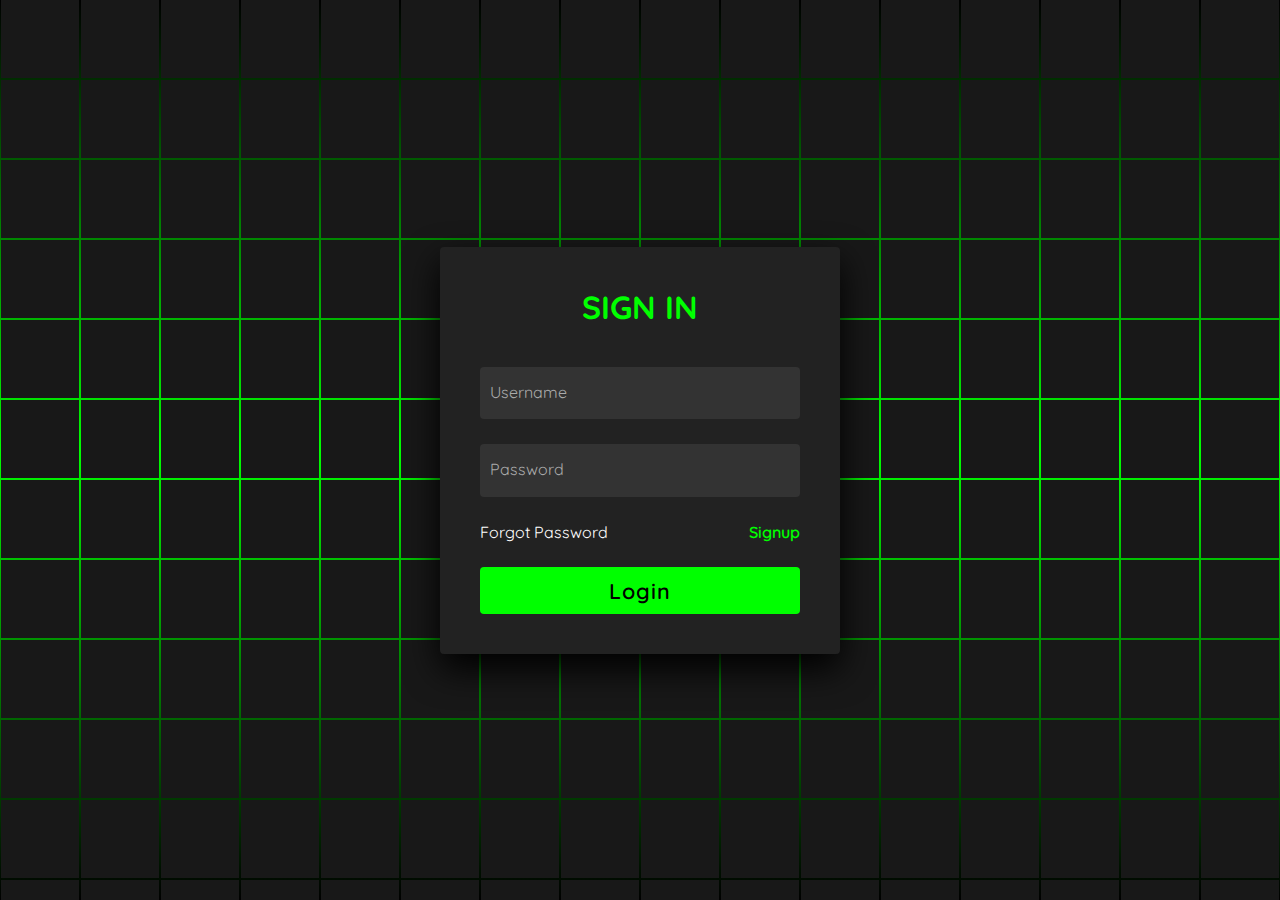
<file: login.html>
<!doctype html>

<html lang="en"> 

 <head> 

  <meta charset="UTF-8"> 

  <title>CodePen - Animated Login Form using Html &amp; CSS Only</title> 

  <link rel="stylesheet" href="./css/login.css"> 

 </head> 

 <body> <!-- partial:index.partial.html --> 

  <section> <span></span> <span></span> <span></span> <span></span> <span></span> <span></span> <span></span> <span></span> <span></span> <span></span> <span></span> <span></span> <span></span> <span></span> <span></span> <span></span> <span></span> <span></span> <span></span> <span></span> <span></span> <span></span> <span></span> <span></span> <span></span> <span></span> <span></span> <span></span> <span></span> <span></span> <span></span> <span></span> <span></span> <span></span> <span></span> <span></span> <span></span> <span></span> <span></span> <span></span> <span></span> <span></span> <span></span> <span></span> <span></span> <span></span> <span></span> <span></span> <span></span> <span></span> <span></span> <span></span> <span></span> <span></span> <span></span> <span></span> <span></span> <span></span> <span></span> <span></span> <span></span> <span></span> <span></span> <span></span> <span></span> <span></span> <span></span> <span></span> <span></span> <span></span> <span></span> <span></span> <span></span> <span></span> <span></span> <span></span> <span></span> <span></span> <span></span> <span></span> <span></span> <span></span> <span></span> <span></span> <span></span> <span></span> <span></span> <span></span> <span></span> <span></span> <span></span> <span></span> <span></span> <span></span> <span></span> <span></span> <span></span> <span></span> <span></span> <span></span> <span></span> <span></span> <span></span> <span></span> <span></span> <span></span> <span></span> <span></span> <span></span> <span></span> <span></span> <span></span> <span></span> <span></span> <span></span> <span></span> <span></span> <span></span> <span></span> <span></span> <span></span> <span></span> <span></span> <span></span> <span></span> <span></span> <span></span> <span></span> <span></span> <span></span> <span></span> <span></span> <span></span> <span></span> <span></span> <span></span> <span></span> <span></span> <span></span> <span></span> <span></span> <span></span> <span></span> <span></span> <span></span> <span></span> <span></span> <span></span> <span></span> <span></span> <span></span> <span></span> <span></span> <span></span> <span></span> <span></span> <span></span> <span></span> <span></span> <span></span> <span></span> <span></span> <span></span> <span></span> <span></span> <span></span> <span></span> <span></span> <span></span> <span></span> <span></span> <span></span> <span></span> <span></span> <span></span> <span></span> <span></span> <span></span> <span></span> <span></span> <span></span> <span></span> <span></span> <span></span> <span></span> <span></span> <span></span> <span></span> <span></span> <span></span> <span></span> <span></span> <span></span> <span></span> <span></span> <span></span> <span></span> <span></span> <span></span> <span></span> <span></span> <span></span> <span></span> <span></span> <span></span> <span></span> <span></span> <span></span> <span></span> <span></span> <span></span> <span></span> <span></span> <span></span> <span></span> <span></span> <span></span> <span></span> <span></span> <span></span> <span></span> <span></span> <span></span> <span></span> <span></span> <span></span> <span></span> <span></span> <span></span> <span></span> <span></span> <span></span> <span></span> <span></span> <span></span> <span></span> <span></span> <span></span> <span></span> <span></span> <span></span> <span></span> <span></span> <span></span> <span></span> <span></span> <span></span> <span></span> <span></span> <span></span> <span></span> <span></span> <span></span> <span></span> <span></span> <span></span> <span></span> <span></span> <span></span> <span></span> 

   <div class="signin"> 

    <div class="content"> 

     <h2>Sign In</h2> 

     <div class="form"> 

      <div class="inputBox"> 

       <input type="text" required> <i>Username</i> 

      </div> 

      <div class="inputBox"> 

       <input type="password" required> <i>Password</i> 

      </div> 

      <div class="links"> <a href="#">Forgot Password</a> <a href="#">Signup</a> 

      </div> 

      <div class="inputBox"> 

       <input type="submit" value="Login"> 

      </div> 

     </div> 

    </div> 

   </div> 

  </section> <!-- partial --> 


  <script src="./js/main.js"></script>
 </body>

</html>
</file>
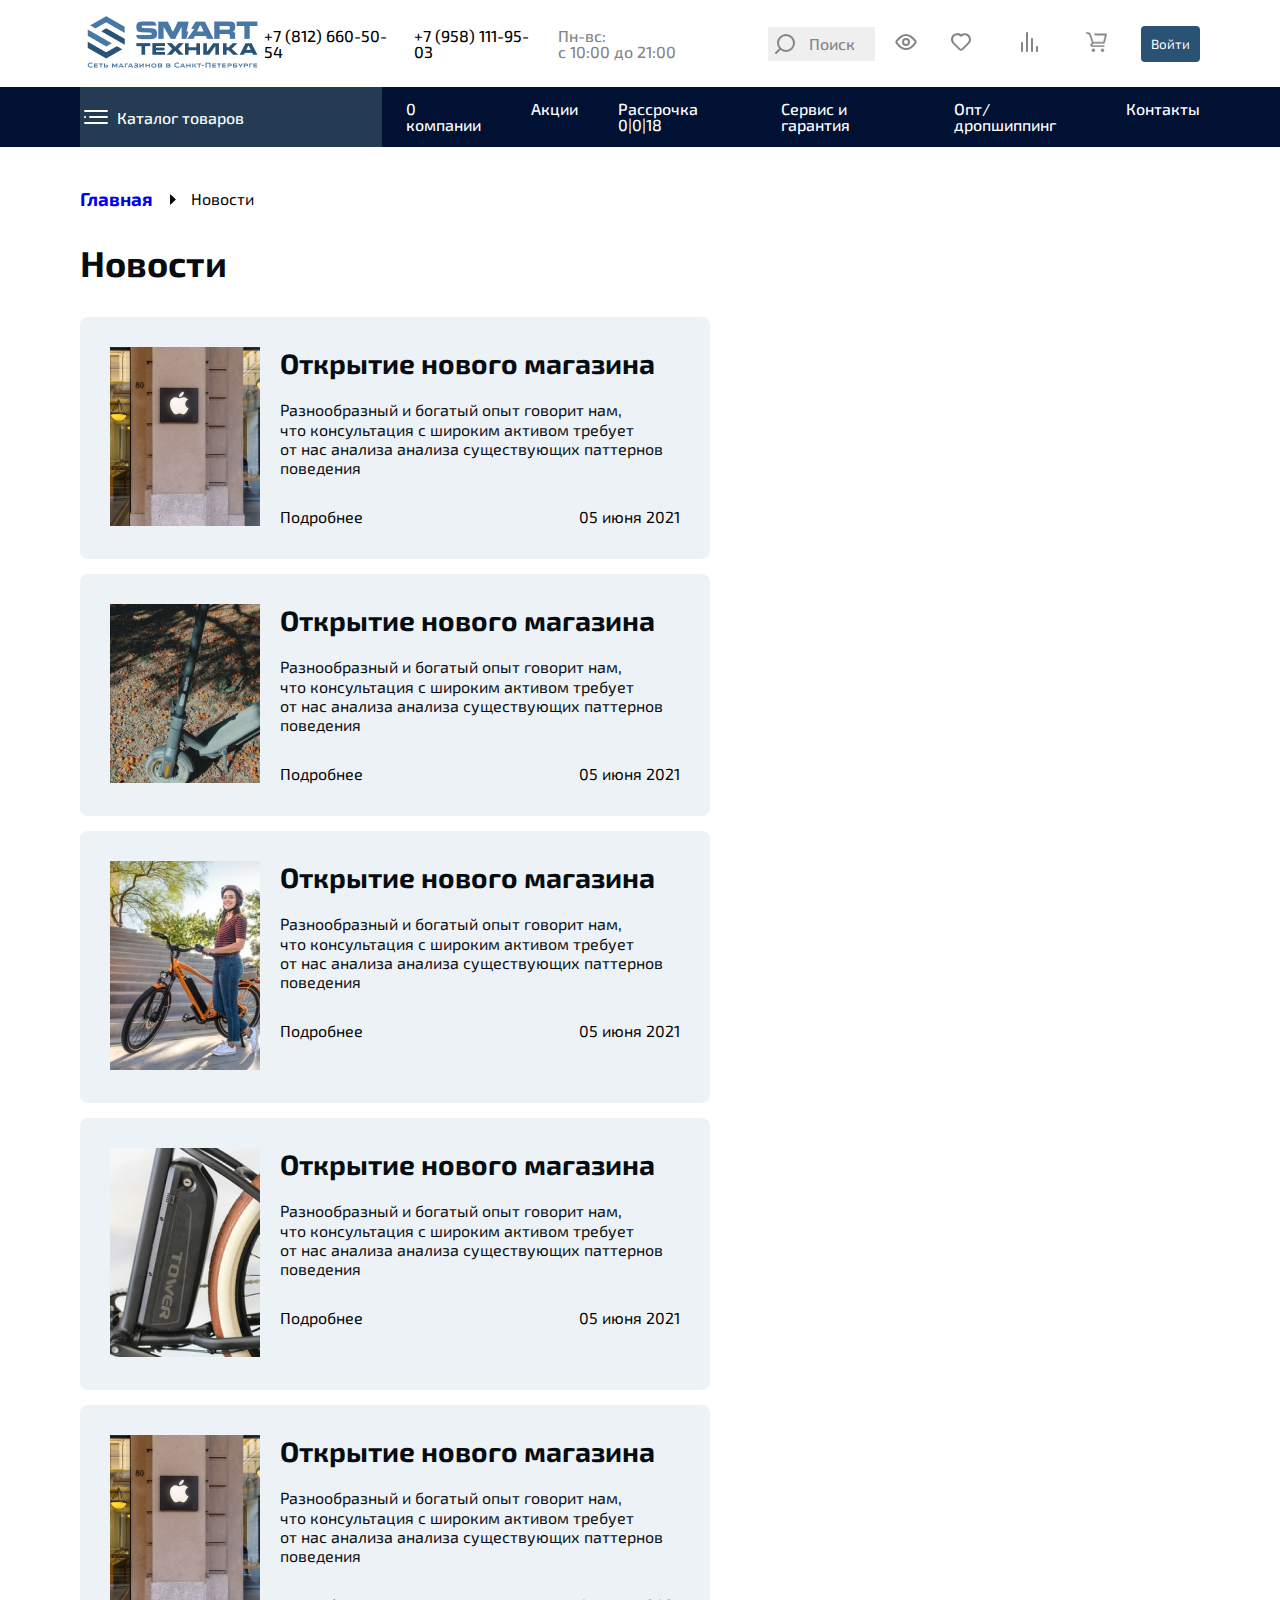
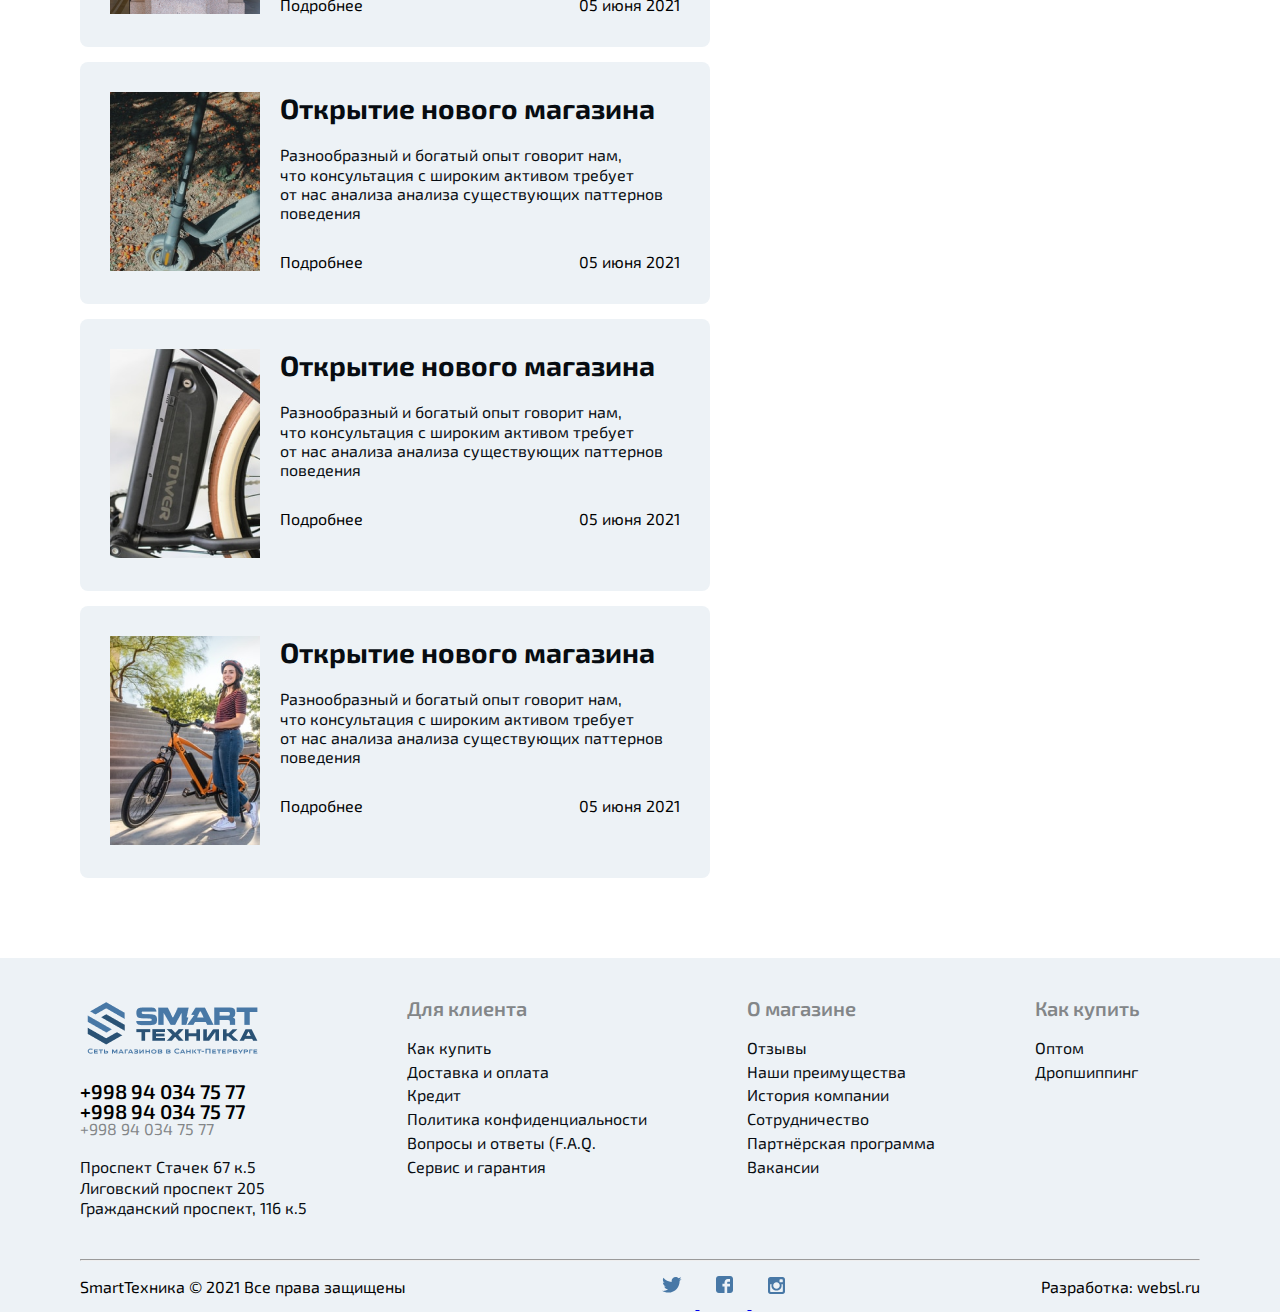
<file: new.html>
<!DOCTYPE html>
<html lang="en">
<head>
    <meta charset="UTF-8">
    <meta name="viewport" content="width=device-width, initial-scale=1.0">
    <link rel="stylesheet" href="./css/style.css">
    <link rel="stylesheet" href="./css/contact.css">
    <link rel="stylesheet" href="./css/news.css">
    <title>News</title>
</head>
<body>
    <header id="header">
        <div class="container">
            <div class="head">
                <div>
                    <a href="index.html">
                        <img src="./images/logo.png" alt="logo">  
                    </a>
                </div>
                <nav>
                    <div class="nav-contacts">
                        <ul>
                            <li>+7 (812) 660-50-54</li>
                            <li>+7 (958) 111-95-03</li>
                            <li>Пн-вс: с 10:00 до 21:00</li>
                        </ul>
                    </div>
                    <div class="nav-menu">
                        <ul>
                            <li>
                                <button type="reset" class="nav-search">
                                    <svg xmlns="http://www.w3.org/2000/svg" width="24" height="24" viewBox="0 0 24 24" fill="none">
                                        <path d="M13 19C8.58172 19 5 15.4183 5 11C5 6.58172 8.58172 3 13 3C17.4183 3 21 6.58172 21 11C21 15.4183 17.4183 19 13 19Z" stroke="#838688" stroke-width="2" stroke-linecap="round" stroke-linejoin="round"/>
                                        <path d="M2.99998 21L7.34998 16.65" stroke="#838688" stroke-width="2" stroke-linecap="round" stroke-linejoin="round"/>
                                      </svg>
                                      <p>Поиск</p>
                                </button>
                            </li>
                            <li>
                                <svg xmlns="http://www.w3.org/2000/svg" width="22" height="16" viewBox="0 0 22 16" fill="none">
                                    <path d="M20.257 6.962C20.731 7.582 20.731 8.419 20.257 9.038C18.764 10.987 15.182 15 11 15C6.81801 15 3.23601 10.987 1.74301 9.038C1.51239 8.74113 1.38721 8.37592 1.38721 8C1.38721 7.62408 1.51239 7.25887 1.74301 6.962C3.23601 5.013 6.81801 1 11 1C15.182 1 18.764 5.013 20.257 6.962V6.962Z" stroke="#838688" stroke-width="2" stroke-linecap="round" stroke-linejoin="round"/>
                                    <path d="M11 11C12.6569 11 14 9.65685 14 8C14 6.34315 12.6569 5 11 5C9.34315 5 8 6.34315 8 8C8 9.65685 9.34315 11 11 11Z" stroke="#838688" stroke-width="2" stroke-linecap="round" stroke-linejoin="round"/>
                                  </svg>
                            </li>
                            <li>
                                <svg xmlns="http://www.w3.org/2000/svg" width="48" height="48" viewBox="0 0 48 48" fill="none">
                                    <path d="M32.16 17C31.1 15.9373 29.6948 15.2886 28.1984 15.1712C26.7019 15.0538 25.2128 15.4755 24 16.36C22.7277 15.4137 21.144 14.9846 19.568 15.1591C17.9919 15.3336 16.5405 16.0988 15.506 17.3006C14.4715 18.5024 13.9309 20.0516 13.9928 21.6361C14.0548 23.2206 14.7148 24.7227 15.84 25.84L22.05 32.06C22.57 32.5718 23.2704 32.8587 24 32.8587C24.7296 32.8587 25.43 32.5718 25.95 32.06L32.16 25.84C33.3276 24.6653 33.983 23.0763 33.983 21.42C33.983 19.7638 33.3276 18.1748 32.16 17ZM30.75 24.46L24.54 30.67C24.4694 30.7414 24.3853 30.798 24.2926 30.8367C24.1999 30.8753 24.1005 30.8953 24 30.8953C23.8996 30.8953 23.8002 30.8753 23.7075 30.8367C23.6148 30.798 23.5307 30.7414 23.46 30.67L17.25 24.43C16.4658 23.6284 16.0266 22.5515 16.0266 21.43C16.0266 20.3086 16.4658 19.2317 17.25 18.43C18.0492 17.641 19.127 17.1986 20.25 17.1986C21.3731 17.1986 22.4509 17.641 23.25 18.43C23.343 18.5238 23.4536 18.5982 23.5755 18.6489C23.6973 18.6997 23.828 18.7258 23.96 18.7258C24.092 18.7258 24.2227 18.6997 24.3446 18.6489C24.4665 18.5982 24.5771 18.5238 24.67 18.43C25.4692 17.641 26.547 17.1986 27.67 17.1986C28.7931 17.1986 29.8709 17.641 30.67 18.43C31.4651 19.2212 31.9186 20.2922 31.9336 21.4137C31.9485 22.5352 31.5237 23.618 30.75 24.43V24.46Z" fill="#838688"/>
                                  </svg>
                            </li>
                            <li>
                                <svg xmlns="http://www.w3.org/2000/svg" width="48" height="48" viewBox="0 0 48 48" fill="none">
                                    <path d="M17 24C16.7348 24 16.4804 24.1054 16.2929 24.2929C16.1054 24.4804 16 24.7348 16 25V33C16 33.2652 16.1054 33.5196 16.2929 33.7071C16.4804 33.8946 16.7348 34 17 34C17.2652 34 17.5196 33.8946 17.7071 33.7071C17.8946 33.5196 18 33.2652 18 33V25C18 24.7348 17.8946 24.4804 17.7071 24.2929C17.5196 24.1054 17.2652 24 17 24ZM22 14C21.7348 14 21.4804 14.1054 21.2929 14.2929C21.1054 14.4804 21 14.7348 21 15V33C21 33.2652 21.1054 33.5196 21.2929 33.7071C21.4804 33.8946 21.7348 34 22 34C22.2652 34 22.5196 33.8946 22.7071 33.7071C22.8946 33.5196 23 33.2652 23 33V15C23 14.7348 22.8946 14.4804 22.7071 14.2929C22.5196 14.1054 22.2652 14 22 14ZM32 28C31.7348 28 31.4804 28.1054 31.2929 28.2929C31.1054 28.4804 31 28.7348 31 29V33C31 33.2652 31.1054 33.5196 31.2929 33.7071C31.4804 33.8946 31.7348 34 32 34C32.2652 34 32.5196 33.8946 32.7071 33.7071C32.8946 33.5196 33 33.2652 33 33V29C33 28.7348 32.8946 28.4804 32.7071 28.2929C32.5196 28.1054 32.2652 28 32 28ZM27 20C26.7348 20 26.4804 20.1054 26.2929 20.2929C26.1054 20.4804 26 20.7348 26 21V33C26 33.2652 26.1054 33.5196 26.2929 33.7071C26.4804 33.8946 26.7348 34 27 34C27.2652 34 27.5196 33.8946 27.7071 33.7071C27.8946 33.5196 28 33.2652 28 33V21C28 20.7348 27.8946 20.4804 27.7071 20.2929C27.5196 20.1054 27.2652 20 27 20Z" fill="#838688"/>
                                  </svg>
                            </li>
                            <li>
                                <svg xmlns="http://www.w3.org/2000/svg" width="48" height="48" viewBox="0 0 48 48" fill="none">
                                <path d="M20.3816 33.7034C21.2096 33.7034 21.8807 33.0394 21.8807 32.2203C21.8807 31.4011 21.2096 30.7371 20.3816 30.7371C19.5537 30.7371 18.8826 31.4011 18.8826 32.2203C18.8826 33.0394 19.5537 33.7034 20.3816 33.7034Z" fill="#838688"/>
                                <path d="M29.4893 33.7034C30.3173 33.7034 30.9884 33.0394 30.9884 32.2203C30.9884 31.4011 30.3173 30.7371 29.4893 30.7371C28.6614 30.7371 27.9903 31.4011 27.9903 32.2203C27.9903 33.0394 28.6614 33.7034 29.4893 33.7034Z" fill="#838688"/>
                                <path d="M33.5402 16.1385C33.4782 16.0629 33.4 16.0018 33.3113 15.9597C33.2226 15.9175 33.1256 15.8953 33.0272 15.8946H22.0661C21.6174 15.8946 21.2998 16.3332 21.4398 16.7595C21.5287 17.0301 21.7813 17.213 22.0661 17.213H32.1544L30.3755 24.1455H20.3816L17.3369 15.5848C17.3039 15.4836 17.2467 15.3918 17.1702 15.3172C17.0936 15.2426 16.9999 15.1874 16.8971 15.1564L14.1655 14.3258C14.0815 14.3003 13.9932 14.2914 13.9058 14.2996C13.8183 14.3078 13.7333 14.333 13.6556 14.3737C13.4988 14.4559 13.3815 14.5963 13.3293 14.7642C13.2772 14.932 13.2946 15.1134 13.3777 15.2686C13.4608 15.4237 13.6028 15.5399 13.7724 15.5914L16.1642 16.3165L19.2224 24.8969L18.1297 25.7802L18.0431 25.8659C17.7728 26.174 17.6196 26.5658 17.6099 26.9737C17.6002 27.3816 17.7345 27.78 17.9898 28.1005C18.1714 28.319 18.4021 28.4924 18.6636 28.6068C18.9251 28.7213 19.21 28.7736 19.4955 28.7596H30.6153C30.792 28.7596 30.9615 28.6902 31.0864 28.5666C31.2114 28.4429 31.2816 28.2753 31.2816 28.1005C31.2816 27.9256 31.2114 27.758 31.0864 27.6344C30.9615 27.5107 30.792 27.4413 30.6153 27.4413H19.3889C19.3122 27.4387 19.2374 27.4166 19.1719 27.3771C19.1063 27.3375 19.0522 27.282 19.0147 27.2157C18.9772 27.1494 18.9576 27.0747 18.9578 26.9988C18.958 26.9228 18.978 26.8482 19.0158 26.7821L20.6215 25.4638H30.9085C31.0625 25.4675 31.213 25.4183 31.3345 25.3246C31.456 25.2308 31.5409 25.0983 31.5747 24.9497L33.6867 16.6988C33.707 16.6006 33.7043 16.499 33.6789 16.4019C33.6535 16.3048 33.6061 16.2147 33.5402 16.1385Z" fill="#838688"/>
                                <path fill-rule="evenodd" clip-rule="evenodd" d="M33.0272 15.8946C33.1256 15.8953 33.2226 15.9175 33.3113 15.9597C33.4 16.0018 33.4782 16.0629 33.5402 16.1385C33.6061 16.2147 33.6535 16.3048 33.6789 16.4019C33.7043 16.499 33.707 16.6006 33.6867 16.6988L31.5747 24.9497C31.5409 25.0983 31.456 25.2308 31.3345 25.3246C31.213 25.4183 31.0625 25.4675 30.9085 25.4638H20.6215L19.0158 26.7821C18.978 26.8482 18.958 26.9228 18.9578 26.9988C18.9576 27.0747 18.9772 27.1494 19.0147 27.2157C19.0522 27.282 19.1063 27.3375 19.1719 27.3771C19.2374 27.4166 19.3122 27.4387 19.3889 27.4413H30.6153C30.792 27.4413 30.9615 27.5107 31.0864 27.6344C31.2114 27.758 31.2816 27.9256 31.2816 28.1005C31.2816 28.2753 31.2114 28.4429 31.0864 28.5666C30.9615 28.6902 30.792 28.7596 30.6153 28.7596H19.4955C19.21 28.7736 18.9251 28.7213 18.6636 28.6068C18.4021 28.4924 18.1714 28.319 17.9898 28.1005C17.7345 27.78 17.6002 27.3816 17.6099 26.9737C17.6196 26.5658 17.7728 26.174 18.0431 25.8659L18.1297 25.7802L19.2224 24.8969L16.1642 16.3165L13.7724 15.5914C13.6028 15.5399 13.4608 15.4237 13.3777 15.2686C13.2946 15.1134 13.2772 14.932 13.3293 14.7642C13.3815 14.5963 13.4988 14.4559 13.6556 14.3737C13.7333 14.333 13.8183 14.3078 13.9058 14.2996C13.9932 14.2914 14.0815 14.3003 14.1655 14.3258L16.8971 15.1564C16.9999 15.1874 17.0936 15.2426 17.1702 15.3172C17.2467 15.3918 17.3039 15.4836 17.3369 15.5848L20.3816 24.1455H30.3755L32.1544 17.213H22.0661C21.7813 17.213 21.5287 17.0301 21.4398 16.7595C21.2998 16.3332 21.6174 15.8946 22.0661 15.8946H33.0272ZM31.7805 17.5096H22.0631C21.6501 17.5096 21.2839 17.2444 21.155 16.8521C20.9519 16.234 21.4124 15.598 22.0631 15.598H33.0291C33.1718 15.599 33.3125 15.6312 33.4412 15.6923C33.5686 15.7529 33.681 15.8404 33.7705 15.9487C33.8648 16.0585 33.9327 16.1881 33.9692 16.3276C34.006 16.4684 34.0099 16.6156 33.9805 16.7581L33.9792 16.7643L31.8672 25.0148M31.7805 17.5096L30.135 23.8488H20.6014L17.6228 15.4955L17.6222 15.4939C17.5745 15.3472 17.4916 15.214 17.3805 15.1059C17.2696 14.9977 17.1339 14.9178 16.9849 14.8728L14.2536 14.0423C14.1319 14.0053 14.0041 13.9924 13.8774 14.0043C13.7508 14.0162 13.6277 14.0526 13.5153 14.1116C13.2882 14.2306 13.1182 14.434 13.0427 14.677C12.9673 14.9201 12.9924 15.1828 13.1128 15.4075C13.2331 15.6321 13.4387 15.8003 13.6843 15.875L15.9259 16.5545L18.8751 24.7946L17.9283 25.5599L17.8236 25.6636L17.8166 25.6715C17.5006 26.0318 17.3215 26.4898 17.3102 26.9667C17.2988 27.4436 17.4559 27.9095 17.7543 28.2841L17.7582 28.2889C17.9695 28.5431 18.238 28.7449 18.5423 28.8781C18.8442 29.0102 19.1729 29.0712 19.5026 29.0563H30.6153C30.8715 29.0563 31.1173 28.9556 31.2984 28.7763C31.4796 28.5971 31.5814 28.354 31.5814 28.1005C31.5814 27.847 31.4796 27.6039 31.2984 27.4246C31.1172 27.2454 30.8715 27.1447 30.6153 27.1447H19.3954C19.3715 27.1433 19.3484 27.1361 19.3279 27.1238C19.3064 27.1108 19.2886 27.0925 19.2763 27.0708C19.264 27.049 19.2575 27.0245 19.2576 26.9995C19.2576 26.9881 19.259 26.9767 19.2617 26.9657L20.7297 25.7604H30.9051C31.1271 25.7649 31.3438 25.6936 31.5189 25.5585C31.695 25.4226 31.8181 25.2303 31.8672 25.0148M22.1805 32.2203C22.1805 33.2032 21.3751 34 20.3816 34C19.3881 34 18.5828 33.2032 18.5828 32.2203C18.5828 31.2373 19.3881 30.4405 20.3816 30.4405C21.3751 30.4405 22.1805 31.2373 22.1805 32.2203ZM31.2882 32.2203C31.2882 33.2032 30.4828 34 29.4893 34C28.4958 34 27.6905 33.2032 27.6905 32.2203C27.6905 31.2373 28.4958 30.4405 29.4893 30.4405C30.4828 30.4405 31.2882 31.2373 31.2882 32.2203ZM20.3816 33.7034C21.2096 33.7034 21.8807 33.0394 21.8807 32.2203C21.8807 31.4011 21.2096 30.7371 20.3816 30.7371C19.5537 30.7371 18.8826 31.4011 18.8826 32.2203C18.8826 33.0394 19.5537 33.7034 20.3816 33.7034ZM29.4893 33.7034C30.3173 33.7034 30.9884 33.0394 30.9884 32.2203C30.9884 31.4011 30.3173 30.7371 29.4893 30.7371C28.6614 30.7371 27.9903 31.4011 27.9903 32.2203C27.9903 33.0394 28.6614 33.7034 29.4893 33.7034Z" fill="#838688"/>
                              </svg>
                            </li>
                            <li>
                                <button type="submit" class="nav-come">
                                    Войти
                                </button>
                            </li>
                        </ul>
                    </div>
                </nav>
            </div>
        </div>
        <div class="header-bottom">
            <div class="container">
                <div class="bottom-header">
                    <div class="bottom-nav">
                        <svg xmlns="http://www.w3.org/2000/svg" width="32" height="32" viewBox="0 0 32 32" fill="none">
                            <path d="M5 17C5.55228 17 6 16.5523 6 16C6 15.4477 5.55228 15 5 15C4.44772 15 4 15.4477 4 16C4 16.5523 4.44772 17 5 17Z" fill="white"/>
                            <path d="M26.7243 15H10.2757C9.57116 15 9 15.4209 9 15.94V16.06C9 16.5791 9.57116 17 10.2757 17H26.7243C27.4288 17 28 16.5791 28 16.06V15.94C28 15.4209 27.4288 15 26.7243 15Z" fill="white"/>
                            <path d="M26.7467 21H5.25333C4.56114 21 4 21.4209 4 21.94V22.06C4 22.5791 4.56114 23 5.25333 23H26.7467C27.4389 23 28 22.5791 28 22.06V21.94C28 21.4209 27.4389 21 26.7467 21Z" fill="white"/>
                            <path d="M26.7467 9H5.25333C4.56114 9 4 9.42085 4 9.94V10.06C4 10.5791 4.56114 11 5.25333 11H26.7467C27.4389 11 28 10.5791 28 10.06V9.94C28 9.42085 27.4389 9 26.7467 9Z" fill="white"/>
                          </svg>
                        <path d="M26.7467 9H5.25333C4.56114 9 4 9.42085 4 9.94V10.06C4 10.5791 4.56114 11 5.25333 
                        11H26.7467C27.4389 11 28 10.5791 28 10.06V9.94C28 9.42085 27.4389 9 26.7467 9Z" fill="white"/>
                          <p>Каталог товаров</p>
                    </div>

                    <div>
                        <ul class="bottom-list">
                            <li> 0 компании</li>
                            <a>
                                <li>Акции</li>
                            </a>
                            <li>Рассрочка 0|0|18</li>
                            <li>Сервис и гарантия</li>
                            <li>Опт/дропшиппинг</li>
                            <a href="contact.html">
                                <li>Контакты</li>
                            </a>
                        </ul>
                    </div>
                </div>
            </div>
        </div>
    </header>

    <main>
        <section class="news-section">
            <div class="news">
                <div class="container">
                    <div class="news-header">
                        <a href="index.html">
                            <h3>Главная</h3>
                        </a>
                        <svg xmlns="http://www.w3.org/2000/svg" width="8" height="17" viewBox="0 0 8 17" fill="none">
                            <g clip-path="url(#clip0_82_1867)">
                              <path d="M7.68907 9.20829C7.85749 9.3663 7.85749 9.6337 7.68907 9.79171L2.67368 14.4971C2.41825 14.7368 2 14.5557 2 14.2054L2 4.7946C2 4.44435 2.41825 4.26324 2.67368 4.50288L7.68907 9.20829Z" fill="#070C11"/>
                            </g>
                            <defs>
                              <clipPath id="clip0_82_1867">
                                <rect width="16" height="8" fill="white" transform="translate(0 16.5) rotate(-90)"/>
                              </clipPath>
                            </defs>
                        </svg>
                        <p>Новости</p>
                    </div>

                    <h2 class="new-head">Новости</h2>

                    <div class="news-main">
                        <ul>
                            <li>
                                <div class="news-body">
                                    <div>
                                        <img src="./images/apple.png" alt="apple">
                                    </div>
                                    <div class="news-title">
                                        <p>Открытие нового магазина</p>
                                        <p class="new-p">
                                            Разнообразный и богатый опыт говорит нам, что консультация с широким
                                           активом требует от нас анализа анализа существующих паттернов поведения
                                        </p>
                                        <span class="new-data">
                                            <p>Подробнее</p>
                                            <p>05 июня 2021</p>
                                        </span>
                                    </div>
                                </div>
                            </li>

                            <li>
                                <div class="news-body">
                                    <div>
                                        <img src="./images/skutor.png" alt="apple">
                                    </div>
                                    <div class="news-title">
                                        <p>Открытие нового магазина</p>
                                        <p class="new-p">
                                            Разнообразный и богатый опыт говорит нам, что консультация с широким
                                           активом требует от нас анализа анализа существующих паттернов поведения
                                        </p>
                                        <span class="new-data">
                                            <p>Подробнее</p>
                                            <p>05 июня 2021</p>
                                        </span>
                                    </div>
                                </div>
                            </li> 

                            <li>
                                <div class="news-body">
                                    <div>
                                        <img src="./images/girl-circle.png" alt="apple">
                                    </div>
                                    <div class="news-title">
                                        <p>Открытие нового магазина</p>
                                        <p class="new-p">
                                            Разнообразный и богатый опыт говорит нам, что консультация с широким
                                           активом требует от нас анализа анализа существующих паттернов поведения
                                        </p>
                                        <span class="new-data">
                                            <p>Подробнее</p>
                                            <p>05 июня 2021</p>
                                        </span>
                                    </div>
                                </div>
                            </li>
                            
                            <li>
                                <div class="news-body">
                                    <div>
                                        <img src="./images/cycle.png" alt="apple">
                                    </div>
                                    <div class="news-title">
                                        <p>Открытие нового магазина</p>
                                        <p class="new-p">
                                            Разнообразный и богатый опыт говорит нам, что консультация с широким
                                           активом требует от нас анализа анализа существующих паттернов поведения
                                        </p>
                                        <span class="new-data">
                                            <p>Подробнее</p>
                                            <p>05 июня 2021</p>
                                        </span>
                                    </div>
                                </div>
                            </li>

                            <li>
                                <div class="news-body">
                                    <div>
                                        <img src="./images/apple.png" alt="apple">
                                    </div>
                                    <div class="news-title">
                                        <p>Открытие нового магазина</p>
                                        <p class="new-p">
                                            Разнообразный и богатый опыт говорит нам, что консультация с широким
                                           активом требует от нас анализа анализа существующих паттернов поведения
                                        </p>
                                        <span class="new-data">
                                            <p>Подробнее</p>
                                            <p>05 июня 2021</p>
                                        </span>
                                    </div>
                                </div>
                            </li>

                            <li>
                                <div class="news-body">
                                    <div>
                                        <img src="./images/skutor.png" alt="apple">
                                    </div>
                                    <div class="news-title">
                                        <p>Открытие нового магазина</p>
                                        <p class="new-p">
                                            Разнообразный и богатый опыт говорит нам, что консультация с широким
                                           активом требует от нас анализа анализа существующих паттернов поведения
                                        </p>
                                        <span class="new-data">
                                            <p>Подробнее</p>
                                            <p>05 июня 2021</p>
                                        </span>
                                    </div>
                                </div>
                            </li>

                            <li>
                                <div class="news-body">
                                    <div>
                                        <img src="./images/cycle.png" alt="apple">
                                    </div>
                                    <div class="news-title">
                                        <p>Открытие нового магазина</p>
                                        <p class="new-p">
                                            Разнообразный и богатый опыт говорит нам, что консультация с широким
                                           активом требует от нас анализа анализа существующих паттернов поведения
                                        </p>
                                        <span class="new-data">
                                            <p>Подробнее</p>
                                            <p>05 июня 2021</p>
                                        </span>
                                    </div>
                                </div>
                            </li>

                            <li>
                                <div class="news-body">
                                    <div>
                                        <img src="./images/girl-circle.png" alt="apple">
                                    </div>
                                    <div class="news-title">
                                        <p>Открытие нового магазина</p>
                                        <p class="new-p">
                                            Разнообразный и богатый опыт говорит нам, что консультация с широким
                                           активом требует от нас анализа анализа существующих паттернов поведения
                                        </p>
                                        <span class="new-data">
                                            <p>Подробнее</p>
                                            <p>05 июня 2021</p>
                                        </span>
                                    </div>
                                </div>
                            </li>
                        </ul>
                    </div>
                </div>
            </div>
        </section>
    </main>

    <footer>
        <div class="container">
            <div class="footer-data">
                <ul class="footer-item">
                    <li class="footer-list">
                        <a href="index.html">
                            <img src="./images/logo.png" alt="logo">
                        </a>
                        <p class="footer-call">+998 94 034 75 77</p>
                        <p class="footer-call">+998 94 034 75 77</p>
                        <p class="footer-call">+998 94 034 75 77</p>
                        <div class="footer-body">
                            <p>Проспект Стачек 67 к.5</p>
                            <p> Лиговский проспект 205</p>
                            <p>Гражданский проспект, 116 к.5</p>
                        </div>
                    </li>

                    <li class="footer-list">
                        <p class="footer-head">Для клиента</p>
                        <p class="footer-title">Как купить</p>
                        <p class="footer-title"> Доставка и оплата</p>
                        <p class="footer-title"> Кредит</p>
                        <p class="footer-title">Политика конфиденциальности</p>
                        <p class="footer-title"> Вопросы и ответы (F.A.Q.</p>
                        <p class="footer-title">Сервис и гарантия</p>
                    </li>

                    <li class="footer-list">
                        <p class="footer-head">О магазине</p>
                        <p class="footer-title">Отзывы</p>
                        <p class="footer-title">Наши преимущества</p>
                        <p class="footer-title">История компании</p>
                        <p class="footer-title">Сотрудничество</p>
                        <p class="footer-title">Партнёрская программа</p>
                        <p class="footer-title"> Вакансии</p>
                    </li>

                    <li class="footer-list">
                        <p class="footer-head">Как купить</p>
                        <p class="footer-title">Оптом</p>
                        <p class="footer-title">Дропшиппинг</p>
                    </li>
                </ul>
                <hr>

                <div class="footer-copyright">
                    <p>SmartТехника © 2021 Все права защищены</p>
                    <div>
                        <a href="https://twitter.com/?lang=ru">
                            <svg xmlns="http://www.w3.org/2000/svg" width="48" height="48" viewBox="0 0 48 48" fill="none">
                                <path d="M33.6 17.9C32.9 18.2 32.1 18.4 31.3 18.5C32.1 18 32.8 17.2 33.1 16.3C32.3 16.8 31.5 17.1 30.5 17.3C29.8 16.5 28.7 16 27.6 16C25.4 16 23.6 17.8 23.6 20C23.6 20.3 23.6 20.6 23.7 20.9C20.4 20.7 17.4 19.1 15.4 16.7C15.1 17.3 14.9 18 14.9 18.7C14.9 20.1 15.6 21.3 16.7 22C16 22 15.4 21.8 14.9 21.5C14.9 23.4 16.3 25.1 18.1 25.4C17.8 25.5 17.4 25.5 17 25.5C16.7 25.5 16.5 25.5 16.2 25.4C16.7 27 18.2 28.2 20 28.2C18.6 29.3 16.9 29.9 15 29.9C14.7 29.9 14.4 29.9 14 29.8C15.8 30.9 17.9 31.6 20.2 31.6C27.6 31.6 31.6 25.5 31.6 20.2V19.7C32.4 19.4 33.1 18.7 33.6 17.9Z" fill="#4878A6"/>
                            </svg>
                        </a>
                        <a href="https://m.facebook.com/install">
                            <svg xmlns="http://www.w3.org/2000/svg" width="48" height="48" viewBox="0 0 48 48" fill="none">
                                <path d="M33 17.8186C33 16.3212 31.6788 15 30.1813 15H18.8186C17.3212 15 16 16.3212 16 17.8186V29.1813C16 30.6787 17.3212 32 18.8186 32H24.544V25.5699H22.4301V22.7513H24.544V21.6062C24.544 19.6684 25.9534 17.9948 27.715 17.9948H30.0052V20.8135H27.715C27.4508 20.8135 27.1865 21.0777 27.1865 21.6062V22.7513H30.0052V25.5699H27.1865V32H30.1813C31.6788 32 33 30.6787 33 29.1813V17.8186Z" fill="#4878A6"/>
                            </svg>
                        </a>
                        <a href="https://www.instagram.com">
                            <svg xmlns="http://www.w3.org/2000/svg" width="48" height="48" viewBox="0 0 48 48" fill="none">
                                <path d="M30.5808 16H18.4192C17.0462 16 16 17.0462 16 18.4192V30.5808C16 31.9538 17.0462 33 18.4192 33H30.5808C31.9538 33 33 31.9538 33 30.5808V18.4192C33 17.0462 31.9538 16 30.5808 16ZM24.5 29.6C27.3115 29.6 29.6 27.3769 29.6 24.6962C29.6 24.2385 29.5346 23.7154 29.4038 23.3231H30.8423V30.2538C30.8423 30.5808 30.5808 30.9077 30.1885 30.9077H18.8115C18.4846 30.9077 18.1577 30.6462 18.1577 30.2538V23.2577H19.6615C19.5308 23.7154 19.4654 24.1731 19.4654 24.6308C19.4 27.3769 21.6885 29.6 24.5 29.6ZM24.5 27.6385C22.6692 27.6385 21.2308 26.2 21.2308 24.4346C21.2308 22.6692 22.6692 21.2308 24.5 21.2308C26.3308 21.2308 27.7692 22.6692 27.7692 24.4346C27.7692 26.2654 26.3308 27.6385 24.5 27.6385ZM30.7769 20.6423C30.7769 21.0346 30.45 21.3615 30.0577 21.3615H28.2269C27.8346 21.3615 27.5077 21.0346 27.5077 20.6423V18.8769C27.5077 18.4846 27.8346 18.1577 28.2269 18.1577H30.0577C30.45 18.1577 30.7769 18.4846 30.7769 18.8769V20.6423Z" fill="#4878A6"/>
                            </svg>
                        </a>
                    </div>
                    <p>Разработка: websl.ru</p>
                </div>
            </div>
        </div>
    </footer>

    <script src="./js/main.js"></script>
</body>
</html>
</file>
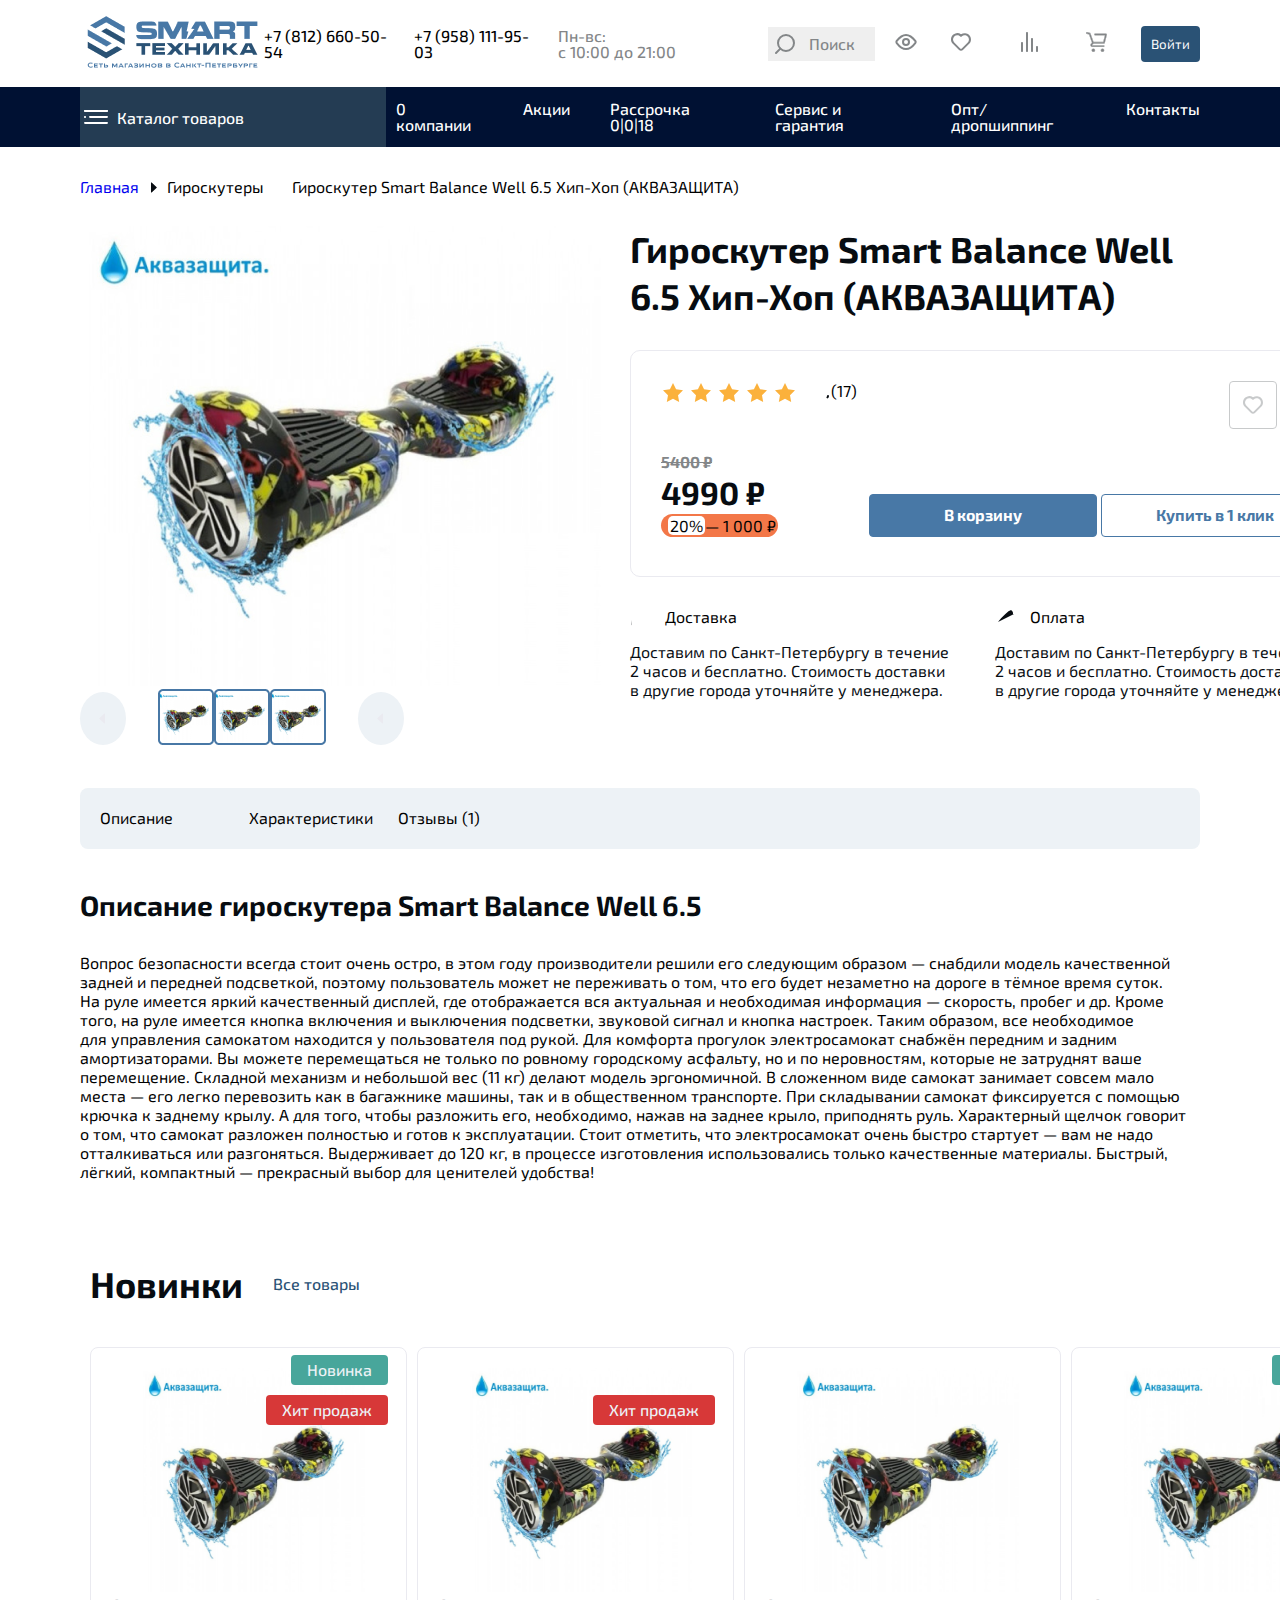
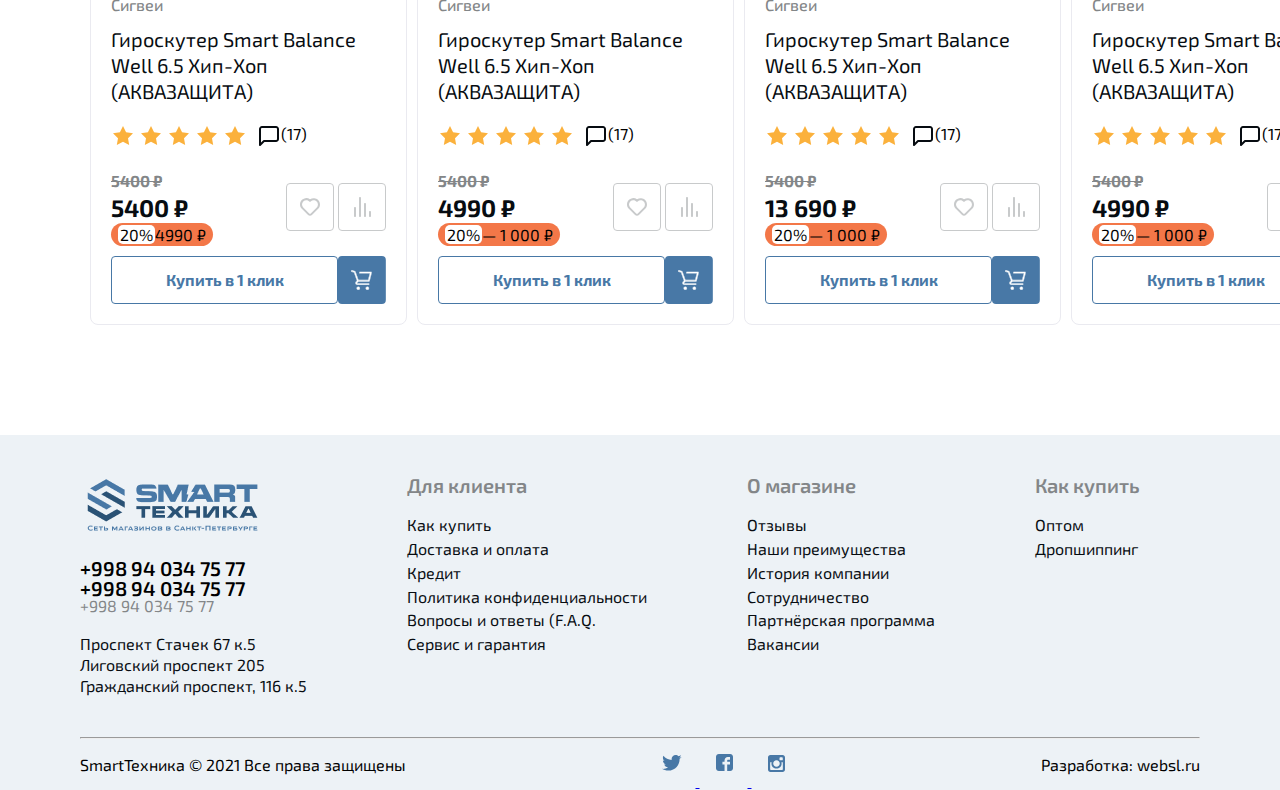
<file: product.html>
<!DOCTYPE html>
<html lang="en">
  <head>
    <meta charset="UTF-8" />
    <meta name="viewport" content="width=device-width, initial-scale=1.0" />
    <link rel="stylesheet" href="./css/style.css" />
    <link rel="stylesheet" href="./css/product.css  " />
    <title>card-1</title>
  </head>
  <body>
    <header id="header">
      <div class="container">
        <div class="head">
          <div>
            <a href="index.html">
              <img src="./images/logo.png" alt="logo" />
            </a>
          </div>
          <nav>
            <div class="nav-contacts">
              <ul>
                <li>+7 (812) 660-50-54</li>
                <li>+7 (958) 111-95-03</li>
                <li>Пн-вс: с 10:00 до 21:00</li>
              </ul>
            </div>
            <div class="nav-menu">
              <ul>
                <li>
                  <button type="reset" class="nav-search">
                    <svg
                      xmlns="http://www.w3.org/2000/svg"
                      width="24"
                      height="24"
                      viewBox="0 0 24 24"
                      fill="none"
                    >
                      <path
                        d="M13 19C8.58172 19 5 15.4183 5 11C5 6.58172 8.58172 3 13 3C17.4183 3 21 6.58172 21 11C21 15.4183 17.4183 19 13 19Z"
                        stroke="#838688"
                        stroke-width="2"
                        stroke-linecap="round"
                        stroke-linejoin="round"
                      />
                      <path
                        d="M2.99998 21L7.34998 16.65"
                        stroke="#838688"
                        stroke-width="2"
                        stroke-linecap="round"
                        stroke-linejoin="round"
                      />
                    </svg>
                    <p>Поиск</p>
                  </button>
                </li>
                <li>
                  <svg
                    xmlns="http://www.w3.org/2000/svg"
                    width="22"
                    height="16"
                    viewBox="0 0 22 16"
                    fill="none"
                  >
                    <path
                      d="M20.257 6.962C20.731 7.582 20.731 8.419 20.257 9.038C18.764 10.987 15.182 15 11 15C6.81801 15 3.23601 10.987 1.74301 9.038C1.51239 8.74113 1.38721 8.37592 1.38721 8C1.38721 7.62408 1.51239 7.25887 1.74301 6.962C3.23601 5.013 6.81801 1 11 1C15.182 1 18.764 5.013 20.257 6.962V6.962Z"
                      stroke="#838688"
                      stroke-width="2"
                      stroke-linecap="round"
                      stroke-linejoin="round"
                    />
                    <path
                      d="M11 11C12.6569 11 14 9.65685 14 8C14 6.34315 12.6569 5 11 5C9.34315 5 8 6.34315 8 8C8 9.65685 9.34315 11 11 11Z"
                      stroke="#838688"
                      stroke-width="2"
                      stroke-linecap="round"
                      stroke-linejoin="round"
                    />
                  </svg>
                </li>
                <li>
                  <svg
                    xmlns="http://www.w3.org/2000/svg"
                    width="48"
                    height="48"
                    viewBox="0 0 48 48"
                    fill="none"
                  >
                    <path
                      d="M32.16 17C31.1 15.9373 29.6948 15.2886 28.1984 15.1712C26.7019 15.0538 25.2128 15.4755 24 16.36C22.7277 15.4137 21.144 14.9846 19.568 15.1591C17.9919 15.3336 16.5405 16.0988 15.506 17.3006C14.4715 18.5024 13.9309 20.0516 13.9928 21.6361C14.0548 23.2206 14.7148 24.7227 15.84 25.84L22.05 32.06C22.57 32.5718 23.2704 32.8587 24 32.8587C24.7296 32.8587 25.43 32.5718 25.95 32.06L32.16 25.84C33.3276 24.6653 33.983 23.0763 33.983 21.42C33.983 19.7638 33.3276 18.1748 32.16 17ZM30.75 24.46L24.54 30.67C24.4694 30.7414 24.3853 30.798 24.2926 30.8367C24.1999 30.8753 24.1005 30.8953 24 30.8953C23.8996 30.8953 23.8002 30.8753 23.7075 30.8367C23.6148 30.798 23.5307 30.7414 23.46 30.67L17.25 24.43C16.4658 23.6284 16.0266 22.5515 16.0266 21.43C16.0266 20.3086 16.4658 19.2317 17.25 18.43C18.0492 17.641 19.127 17.1986 20.25 17.1986C21.3731 17.1986 22.4509 17.641 23.25 18.43C23.343 18.5238 23.4536 18.5982 23.5755 18.6489C23.6973 18.6997 23.828 18.7258 23.96 18.7258C24.092 18.7258 24.2227 18.6997 24.3446 18.6489C24.4665 18.5982 24.5771 18.5238 24.67 18.43C25.4692 17.641 26.547 17.1986 27.67 17.1986C28.7931 17.1986 29.8709 17.641 30.67 18.43C31.4651 19.2212 31.9186 20.2922 31.9336 21.4137C31.9485 22.5352 31.5237 23.618 30.75 24.43V24.46Z"
                      fill="#838688"
                    />
                  </svg>
                </li>
                <li>
                  <svg
                    xmlns="http://www.w3.org/2000/svg"
                    width="48"
                    height="48"
                    viewBox="0 0 48 48"
                    fill="none"
                  >
                    <path
                      d="M17 24C16.7348 24 16.4804 24.1054 16.2929 24.2929C16.1054 24.4804 16 24.7348 16 25V33C16 33.2652 16.1054 33.5196 16.2929 33.7071C16.4804 33.8946 16.7348 34 17 34C17.2652 34 17.5196 33.8946 17.7071 33.7071C17.8946 33.5196 18 33.2652 18 33V25C18 24.7348 17.8946 24.4804 17.7071 24.2929C17.5196 24.1054 17.2652 24 17 24ZM22 14C21.7348 14 21.4804 14.1054 21.2929 14.2929C21.1054 14.4804 21 14.7348 21 15V33C21 33.2652 21.1054 33.5196 21.2929 33.7071C21.4804 33.8946 21.7348 34 22 34C22.2652 34 22.5196 33.8946 22.7071 33.7071C22.8946 33.5196 23 33.2652 23 33V15C23 14.7348 22.8946 14.4804 22.7071 14.2929C22.5196 14.1054 22.2652 14 22 14ZM32 28C31.7348 28 31.4804 28.1054 31.2929 28.2929C31.1054 28.4804 31 28.7348 31 29V33C31 33.2652 31.1054 33.5196 31.2929 33.7071C31.4804 33.8946 31.7348 34 32 34C32.2652 34 32.5196 33.8946 32.7071 33.7071C32.8946 33.5196 33 33.2652 33 33V29C33 28.7348 32.8946 28.4804 32.7071 28.2929C32.5196 28.1054 32.2652 28 32 28ZM27 20C26.7348 20 26.4804 20.1054 26.2929 20.2929C26.1054 20.4804 26 20.7348 26 21V33C26 33.2652 26.1054 33.5196 26.2929 33.7071C26.4804 33.8946 26.7348 34 27 34C27.2652 34 27.5196 33.8946 27.7071 33.7071C27.8946 33.5196 28 33.2652 28 33V21C28 20.7348 27.8946 20.4804 27.7071 20.2929C27.5196 20.1054 27.2652 20 27 20Z"
                      fill="#838688"
                    />
                  </svg>
                </li>
                <li>
                  <svg
                    xmlns="http://www.w3.org/2000/svg"
                    width="48"
                    height="48"
                    viewBox="0 0 48 48"
                    fill="none"
                  >
                    <path
                      d="M20.3816 33.7034C21.2096 33.7034 21.8807 33.0394 21.8807 32.2203C21.8807 31.4011 21.2096 30.7371 20.3816 30.7371C19.5537 30.7371 18.8826 31.4011 18.8826 32.2203C18.8826 33.0394 19.5537 33.7034 20.3816 33.7034Z"
                      fill="#838688"
                    />
                    <path
                      d="M29.4893 33.7034C30.3173 33.7034 30.9884 33.0394 30.9884 32.2203C30.9884 31.4011 30.3173 30.7371 29.4893 30.7371C28.6614 30.7371 27.9903 31.4011 27.9903 32.2203C27.9903 33.0394 28.6614 33.7034 29.4893 33.7034Z"
                      fill="#838688"
                    />
                    <path
                      d="M33.5402 16.1385C33.4782 16.0629 33.4 16.0018 33.3113 15.9597C33.2226 15.9175 33.1256 15.8953 33.0272 15.8946H22.0661C21.6174 15.8946 21.2998 16.3332 21.4398 16.7595C21.5287 17.0301 21.7813 17.213 22.0661 17.213H32.1544L30.3755 24.1455H20.3816L17.3369 15.5848C17.3039 15.4836 17.2467 15.3918 17.1702 15.3172C17.0936 15.2426 16.9999 15.1874 16.8971 15.1564L14.1655 14.3258C14.0815 14.3003 13.9932 14.2914 13.9058 14.2996C13.8183 14.3078 13.7333 14.333 13.6556 14.3737C13.4988 14.4559 13.3815 14.5963 13.3293 14.7642C13.2772 14.932 13.2946 15.1134 13.3777 15.2686C13.4608 15.4237 13.6028 15.5399 13.7724 15.5914L16.1642 16.3165L19.2224 24.8969L18.1297 25.7802L18.0431 25.8659C17.7728 26.174 17.6196 26.5658 17.6099 26.9737C17.6002 27.3816 17.7345 27.78 17.9898 28.1005C18.1714 28.319 18.4021 28.4924 18.6636 28.6068C18.9251 28.7213 19.21 28.7736 19.4955 28.7596H30.6153C30.792 28.7596 30.9615 28.6902 31.0864 28.5666C31.2114 28.4429 31.2816 28.2753 31.2816 28.1005C31.2816 27.9256 31.2114 27.758 31.0864 27.6344C30.9615 27.5107 30.792 27.4413 30.6153 27.4413H19.3889C19.3122 27.4387 19.2374 27.4166 19.1719 27.3771C19.1063 27.3375 19.0522 27.282 19.0147 27.2157C18.9772 27.1494 18.9576 27.0747 18.9578 26.9988C18.958 26.9228 18.978 26.8482 19.0158 26.7821L20.6215 25.4638H30.9085C31.0625 25.4675 31.213 25.4183 31.3345 25.3246C31.456 25.2308 31.5409 25.0983 31.5747 24.9497L33.6867 16.6988C33.707 16.6006 33.7043 16.499 33.6789 16.4019C33.6535 16.3048 33.6061 16.2147 33.5402 16.1385Z"
                      fill="#838688"
                    />
                    <path
                      fill-rule="evenodd"
                      clip-rule="evenodd"
                      d="M33.0272 15.8946C33.1256 15.8953 33.2226 15.9175 33.3113 15.9597C33.4 16.0018 33.4782 16.0629 33.5402 16.1385C33.6061 16.2147 33.6535 16.3048 33.6789 16.4019C33.7043 16.499 33.707 16.6006 33.6867 16.6988L31.5747 24.9497C31.5409 25.0983 31.456 25.2308 31.3345 25.3246C31.213 25.4183 31.0625 25.4675 30.9085 25.4638H20.6215L19.0158 26.7821C18.978 26.8482 18.958 26.9228 18.9578 26.9988C18.9576 27.0747 18.9772 27.1494 19.0147 27.2157C19.0522 27.282 19.1063 27.3375 19.1719 27.3771C19.2374 27.4166 19.3122 27.4387 19.3889 27.4413H30.6153C30.792 27.4413 30.9615 27.5107 31.0864 27.6344C31.2114 27.758 31.2816 27.9256 31.2816 28.1005C31.2816 28.2753 31.2114 28.4429 31.0864 28.5666C30.9615 28.6902 30.792 28.7596 30.6153 28.7596H19.4955C19.21 28.7736 18.9251 28.7213 18.6636 28.6068C18.4021 28.4924 18.1714 28.319 17.9898 28.1005C17.7345 27.78 17.6002 27.3816 17.6099 26.9737C17.6196 26.5658 17.7728 26.174 18.0431 25.8659L18.1297 25.7802L19.2224 24.8969L16.1642 16.3165L13.7724 15.5914C13.6028 15.5399 13.4608 15.4237 13.3777 15.2686C13.2946 15.1134 13.2772 14.932 13.3293 14.7642C13.3815 14.5963 13.4988 14.4559 13.6556 14.3737C13.7333 14.333 13.8183 14.3078 13.9058 14.2996C13.9932 14.2914 14.0815 14.3003 14.1655 14.3258L16.8971 15.1564C16.9999 15.1874 17.0936 15.2426 17.1702 15.3172C17.2467 15.3918 17.3039 15.4836 17.3369 15.5848L20.3816 24.1455H30.3755L32.1544 17.213H22.0661C21.7813 17.213 21.5287 17.0301 21.4398 16.7595C21.2998 16.3332 21.6174 15.8946 22.0661 15.8946H33.0272ZM31.7805 17.5096H22.0631C21.6501 17.5096 21.2839 17.2444 21.155 16.8521C20.9519 16.234 21.4124 15.598 22.0631 15.598H33.0291C33.1718 15.599 33.3125 15.6312 33.4412 15.6923C33.5686 15.7529 33.681 15.8404 33.7705 15.9487C33.8648 16.0585 33.9327 16.1881 33.9692 16.3276C34.006 16.4684 34.0099 16.6156 33.9805 16.7581L33.9792 16.7643L31.8672 25.0148M31.7805 17.5096L30.135 23.8488H20.6014L17.6228 15.4955L17.6222 15.4939C17.5745 15.3472 17.4916 15.214 17.3805 15.1059C17.2696 14.9977 17.1339 14.9178 16.9849 14.8728L14.2536 14.0423C14.1319 14.0053 14.0041 13.9924 13.8774 14.0043C13.7508 14.0162 13.6277 14.0526 13.5153 14.1116C13.2882 14.2306 13.1182 14.434 13.0427 14.677C12.9673 14.9201 12.9924 15.1828 13.1128 15.4075C13.2331 15.6321 13.4387 15.8003 13.6843 15.875L15.9259 16.5545L18.8751 24.7946L17.9283 25.5599L17.8236 25.6636L17.8166 25.6715C17.5006 26.0318 17.3215 26.4898 17.3102 26.9667C17.2988 27.4436 17.4559 27.9095 17.7543 28.2841L17.7582 28.2889C17.9695 28.5431 18.238 28.7449 18.5423 28.8781C18.8442 29.0102 19.1729 29.0712 19.5026 29.0563H30.6153C30.8715 29.0563 31.1173 28.9556 31.2984 28.7763C31.4796 28.5971 31.5814 28.354 31.5814 28.1005C31.5814 27.847 31.4796 27.6039 31.2984 27.4246C31.1172 27.2454 30.8715 27.1447 30.6153 27.1447H19.3954C19.3715 27.1433 19.3484 27.1361 19.3279 27.1238C19.3064 27.1108 19.2886 27.0925 19.2763 27.0708C19.264 27.049 19.2575 27.0245 19.2576 26.9995C19.2576 26.9881 19.259 26.9767 19.2617 26.9657L20.7297 25.7604H30.9051C31.1271 25.7649 31.3438 25.6936 31.5189 25.5585C31.695 25.4226 31.8181 25.2303 31.8672 25.0148M22.1805 32.2203C22.1805 33.2032 21.3751 34 20.3816 34C19.3881 34 18.5828 33.2032 18.5828 32.2203C18.5828 31.2373 19.3881 30.4405 20.3816 30.4405C21.3751 30.4405 22.1805 31.2373 22.1805 32.2203ZM31.2882 32.2203C31.2882 33.2032 30.4828 34 29.4893 34C28.4958 34 27.6905 33.2032 27.6905 32.2203C27.6905 31.2373 28.4958 30.4405 29.4893 30.4405C30.4828 30.4405 31.2882 31.2373 31.2882 32.2203ZM20.3816 33.7034C21.2096 33.7034 21.8807 33.0394 21.8807 32.2203C21.8807 31.4011 21.2096 30.7371 20.3816 30.7371C19.5537 30.7371 18.8826 31.4011 18.8826 32.2203C18.8826 33.0394 19.5537 33.7034 20.3816 33.7034ZM29.4893 33.7034C30.3173 33.7034 30.9884 33.0394 30.9884 32.2203C30.9884 31.4011 30.3173 30.7371 29.4893 30.7371C28.6614 30.7371 27.9903 31.4011 27.9903 32.2203C27.9903 33.0394 28.6614 33.7034 29.4893 33.7034Z"
                      fill="#838688"
                    />
                  </svg>
                </li>
                <li>
                  <button type="submit" class="nav-come">Войти</button>
                </li>
              </ul>
            </div>
          </nav>
        </div>
      </div>
      <div class="header-bottom">
        <div class="container">
          <div class="header-bottom-wrapper">

            <div class="bottom-nav">

              <svg
                xmlns="http://www.w3.org/2000/svg"
                width="32"
                height="32"
                viewBox="0 0 32 32"
                fill="none"
              >
                <path
                  d="M5 17C5.55228 17 6 16.5523 6 16C6 15.4477 5.55228 15 5 15C4.44772 15 4 15.4477 4 16C4 16.5523 4.44772 17 5 17Z"
                  fill="white"
                />
                <path
                  d="M26.7243 15H10.2757C9.57116 15 9 15.4209 9 15.94V16.06C9 16.5791 9.57116 17 10.2757 17H26.7243C27.4288 17 28 16.5791 28 16.06V15.94C28 15.4209 27.4288 15 26.7243 15Z"
                  fill="white"
                />
                <path
                  d="M26.7467 21H5.25333C4.56114 21 4 21.4209 4 21.94V22.06C4 22.5791 4.56114 23 5.25333 23H26.7467C27.4389 23 28 22.5791 28 22.06V21.94C28 21.4209 27.4389 21 26.7467 21Z"
                  fill="white"
                />
                <path
                  d="M26.7467 9H5.25333C4.56114 9 4 9.42085 4 9.94V10.06C4 10.5791 4.56114 11 5.25333 11H26.7467C27.4389 11 28 10.5791 28 10.06V9.94C28 9.42085 27.4389 9 26.7467 9Z"
                  fill="white"
                />
                <path
                d="M26.7467 9H5.25333C4.56114 9 4 9.42085 4 9.94V10.06C4 10.5791 4.56114 11 5.25333 
                        11H26.7467C27.4389 11 28 10.5791 28 10.06V9.94C28 9.42085 27.4389 9 26.7467 9Z"
                fill="white"
              />
              </svg>

             
              <p>Каталог товаров</p>
            </div>

           
              <ul class="bottom-list">
                <a href="katolig.html">
                  <li>0 компании</li>
                </a>
                <a href="new.html">
                  <li>Акции</li>
                </a>
                <li>Рассрочка 0|0|18</li>
                <li>Сервис и гарантия</li>
                <li>Опт/дропшиппинг</li>
                <a href="contact.html">
                  <li>Контакты</li>
                </a>
              </ul>
          
          </div>
        </div>
      </div>
    </header>
    <main>
      <section class="product-section">
        <div class="container">
          <div class="product-header">
            <a style="text-decoration: none;" href="index.html">
              Главная
            </a>
            <svg
              xmlns="http://www.w3.org/2000/svg"
              width="8"
              height="17"
              viewBox="0 0 8 17"
              fill="none"
            >
              <g clip-path="url(#clip0_146_9073)">
                <path
                  d="M7.68907 9.20829C7.85749 9.3663 7.85749 9.6337 7.68907 9.79171L2.67368
                   14.4971C2.41825 14.7368 2 14.5557 2 14.2054L2 4.7946C2 4.44435 2.41825 
                   4.26324 2.67368 4.50288L7.68907 9.20829Z"
                  fill="#070C11"
                />
              </g>
              <defs>
                <clipPath id="clip0_146_9073">
                  <rect
                    width="16"
                    height="8"
                    fill="white"
                    transform="translate(0 16.5) rotate(-90)"
                  />
                </clipPath>
              </defs>
            </svg>

            <p>Гироскутеры</p>
            <svg
              xmlns="http://www.w3.org/2000/svg"
              width="8"
              height="17"
              viewBox="0 0 8 17"
              fill="none"
            >
              <g clip-path="url(#clip0_146_9073)">
                <path
                  d="M7.68907 9.20829C7.85749 9.3663 7.85749 9.6337 7.68907 9.
                  79171L2.67368 14.4971C2.41825 14.7368 2 14.5557 2 14.2054L2 4.7946C2 4
                  .44435 2.41825 4.26324 2.67368 4.50288L7.68907 9.20829Z"
                  fill="#070C11"
                />
              </g>
              <defs>
                <clipPath id="clip0_146_9073">
                  <rect
                    width="16"
                    height="8"
                    fill="white"
                    transform="translate(0 16.5) rotate(-90)"
                  />
                </clipPath>
              </defs>
            </svg>

            <p>Гироскутер Smart Balance Well 6.5 Хип-Хоп (АКВАЗАЩИТА)</p>
          </div>

          <div class="product-main">
            <div class="product-left">
              <div class="product-img">
                <img src="./images/img.png" alt="img-product" />
              </div>
              <div class="img-katolig">

                <div class="product-arrow">
                  <img src="./images/arrow.svg" alt="img-arrov" />
                </div>

                <ul>

                  <li>
                    <img src="./images/Rectangle.png" alt="rectangle-img" />
                  </li>

                  <li>
                    <img src="./images/Rectangle.png" alt="rectangle-img" />
                  </li>

                  <li>
                    <img src="./images/Rectangle.png" alt="rectangle-img" />
                  </li>

                </ul>

                <div class="product-arrow">
                  <img src="./images/arrow.svg" alt="img-arrov" />
                </div>
              </div>

            </div>

            <div class="product-right">
              <p class="right-header">
                Гироскутер Smart Balance Well <br />
                6.5 Хип-Хоп (АКВАЗАЩИТА)
              </p>
              <div class="product-card">
                <div class="product-body">
                  <div class="product-title">
                    <ul class="card-star">
                      <li>
                        <svg
                          xmlns="http://www.w3.org/2000/svg"
                          width="24"
                          height="24"
                          viewBox="0 0 24 24"
                          fill="none"
                        >
                          <path
                            d="M12 2L15.09 8.26L22 9.27L17 14.14L18.18 21.02L12 17.77L5.82 21.02L7 14.14L2 9.27L8.91 8.26L12 2Z"
                            fill="#FBB13C"
                          />
                        </svg>
                        <svg
                          xmlns="http://www.w3.org/2000/svg"
                          width="24"
                          height="24"
                          viewBox="0 0 24 24"
                          fill="none"
                        >
                          <path
                            d="M12 2L15.09 8.26L22 9.27L17 14.14L18.18 21.02L12 17.77L5.82 21.02L7 14.14L2 9.27L8.91 8.26L12 2Z"
                            fill="#FBB13C"
                          />
                        </svg>
                        <svg
                          xmlns="http://www.w3.org/2000/svg"
                          width="24"
                          height="24"
                          viewBox="0 0 24 24"
                          fill="none"
                        >
                          <path
                            d="M12 2L15.09 8.26L22 9.27L17 14.14L18.18 21.02L12 17.77L5.82 21.02L7 14.14L2 9.27L8.91 8.26L12 2Z"
                            fill="#FBB13C"
                          />
                        </svg>
                        <svg
                          xmlns="http://www.w3.org/2000/svg"
                          width="24"
                          height="24"
                          viewBox="0 0 24 24"
                          fill="none"
                        >
                          <path
                            d="M12 2L15.09 8.26L22 9.27L17 14.14L18.18 21.02L12 17.77L5.82 21.02L7 14.14L2 9.27L8.91 8.26L12 2Z"
                            fill="#FBB13C"
                          />
                        </svg>
                        <svg
                          xmlns="http://www.w3.org/2000/svg"
                          width="24"
                          height="24"
                          viewBox="0 0 24 24"
                          fill="none"
                        >
                          <path
                            d="M12 2L15.09 8.26L22 9.27L17 14.14L18.18 21.02L12 17.77L5.82 21.02L7 14.14L2 9.27L8.91 8.26L12 2Z"
                            fill="#FBB13C"
                          />
                        </svg>
                      </li>
                      <li class="card-stars">
                        <svg
                          xmlns="http://www.w3.org/2000/svg"
                          width="24"
                          height="24"
                          viewBox="0 0 24 24"
                          fill="none"
                        >
                          <path
                            d="M21 15C21 15.5304 20.7893 16.0391 20.4142 16.4142C20.0391 16.
                            7893 19.5304 17 19 17H7L3 21V5C3 4.46957 3.21071 3.96086 3.58579 3
                            .58579C3.96086 3.21071 4.46957 3 5 3H19C19.5304 3 20.0391 3.21071 20
                            .4142 3.58579C20.7893 3.96086 21 4.46957 21 5V15Z"
                            stroke="#070C11"
                            stroke-width="2"
                            stroke-linecap="round"
                            stroke-linejoin="round"
                          />
                        </svg>
                        <p>(17)</p>
                      </li>
                    </ul>
                    <div class="stastistics product-statistik">
                      <svg xmlns="http://www.w3.org/2000/svg" width="48" height="48" viewBox="0 0 48 48" fill="none">
                        <path d="M32.16 17C31.1 15.9373 29.6948 15.2886 28.1984 15.1712C26.7019 15.0538 25.2128 15.4755 24 16.36C22.7277 15.4137 21.144 14.9846 19.568 15.1591C17.9919 15.3336 16.5405 16.0988 15.506 17.3006C14.4715 18.5024 13.9309 20.0516 13.9928 21.6361C14.0548 23.2206 14.7148 24.7227 15.84 25.84L22.05 32.06C22.57 32.5718 23.2704 32.8587 24 32.8587C24.7296 32.8587 25.43 32.5718 25.95 32.06L32.16 25.84C33.3276 24.6653 33.983 23.0763 33.983 21.42C33.983 19.7638 33.3276 18.1748 32.16 17ZM30.75 24.46L24.54 30.67C24.4694 30.7414 24.3853 30.798 24.2926 30.8367C24.1999 30.8753 24.1005 30.8953 24 30.8953C23.8996 30.8953 23.8002 30.8753 23.7075 30.8367C23.6148 30.798 23.5307 30.7414 23.46 30.67L17.25 24.43C16.4658 23.6284 16.0266 22.5515 16.0266 21.43C16.0266 20.3086 16.4658 19.2317 17.25 18.43C18.0492 17.641 19.127 17.1986 20.25 17.1986C21.3731 17.1986 22.4509 17.641 23.25 18.43C23.343 18.5238 23.4536 18.5982 23.5755 18.6489C23.6973 18.6997 23.828 18.7258 23.96 18.7258C24.092 18.7258 24.2227 18.6997 24.3446 18.6489C24.4665 18.5982 24.5771 18.5238 24.67 18.43C25.4692 17.641 26.547 17.1986 27.67 17.1986C28.7931 17.1986 29.8709 17.641 30.67 18.43C31.4651 19.2212 31.9186 20.2922 31.9336 21.4137C31.9485 22.5352 31.5237 23.618 30.75 24.43V24.46Z" fill="#C8CACB"/>
                        <rect x="0.5" y="0.5" width="47" height="47" rx="3.5" stroke="#C8CACB"/>
                      </svg>
                      <svg xmlns="http://www.w3.org/2000/svg" width="48" height="48" viewBox="0 0 48 48" fill="none">
                        <path d="M17 24C16.7348 24 16.4804 24.1054 16.2929 24.2929C16.1054 24.4804 16 24.7348 16 25V33C16 33.2652 16.1054 33.5196 16.2929 33.7071C16.4804 33.8946 16.7348 34 17 34C17.2652 34 17.5196 33.8946 17.7071 33.7071C17.8946 33.5196 18 33.2652 18 33V25C18 24.7348 17.8946 24.4804 17.7071 24.2929C17.5196 24.1054 17.2652 24 17 24ZM22 14C21.7348 14 21.4804 14.1054 21.2929 14.2929C21.1054 14.4804 21 14.7348 21 15V33C21 33.2652 21.1054 33.5196 21.2929 33.7071C21.4804 33.8946 21.7348 34 22 34C22.2652 34 22.5196 33.8946 22.7071 33.7071C22.8946 33.5196 23 33.2652 23 33V15C23 14.7348 22.8946 14.4804 22.7071 14.2929C22.5196 14.1054 22.2652 14 22 14ZM32 28C31.7348 28 31.4804 28.1054 31.2929 28.2929C31.1054 28.4804 31 28.7348 31 29V33C31 33.2652 31.1054 33.5196 31.2929 33.7071C31.4804 33.8946 31.7348 34 32 34C32.2652 34 32.5196 33.8946 32.7071 33.7071C32.8946 33.5196 33 33.2652 33 33V29C33 28.7348 32.8946 28.4804 32.7071 28.2929C32.5196 28.1054 32.2652 28 32 28ZM27 20C26.7348 20 26.4804 20.1054 26.2929 20.2929C26.1054 20.4804 26 20.7348 26 21V33C26 33.2652 26.1054 33.5196 26.2929 33.7071C26.4804 33.8946 26.7348 34 27 34C27.2652 34 27.5196 33.8946 27.7071 33.7071C27.8946 33.5196 28 33.2652 28 33V21C28 20.7348 27.8946 20.4804 27.7071 20.2929C27.5196 20.1054 27.2652 20 27 20Z" fill="#C8CACB"/>
                        <rect x="0.5" y="0.5" width="47" height="47" rx="3.5" stroke="#C8CACB"/>
                      </svg>
                    </div>
                  </div>

                  <div class="product-item">
                    <div>
                      <del>5400 ₽</del>
                      <p class="price-now">4990 ₽</p>
                      <div class="price product-price">
                        <p class="persant">20%</p>
                        <p>— 1 000 ₽</p>
                      </div>
                    </div>
                    
                    <div class="product-btn">
                      <button class="producr-korzinka">В корзину</button>
                      <button class="producr-klik">Купить в 1 клик</button>
                    </div>
                  </div>
                </div>
              </div>

              <div class="product-footer">
                <div>
                  <div class="product-dostavki">
                    <svg
                      xmlns="http://www.w3.org/2000/svg"
                      width="24"
                      height="24"
                      viewBox="0 0 24 24"
                      fill="none"
                    >
                      <path
                        d="M1 12.5V17.5C1 17.7652 1.10536 18.0196 1.29289 18.2071C1.48043 18.3946 1.
                        73478 18.5 2 18.5H3C3 19.2956 3.31607 20.0587 3.87868 20.6213C4.44129 21.1839 5
                        .20435 21.5 6 21.5C6.79565 21.5 7.55871 21.1839 8.12132 20.6213C8.68393 20.0587 9 19
                        .2956 9 18.5H15C15 19.2956 15.3161 20.0587 15.8787 20.6213C16.4413 21.1839 17.2044 21
                        .5 18 21.5C18.7956 21.5 19.5587 21.1839 20.1213 20.6213C20.6839 20.0587 21 19.2956 21 18
                        .5H22C22.2652 18.5 22.5196 18.3946 22.7071 18.2071C22.8946 18.0196 23 17.7652 23 17.5V5.5C23 4
                        .70435 22.6839 3.94129 22.1213 3.37868C21.5587 2.81607 20.7956 2.5 20 2.5H11C10.2044 2.5 9.44129 2
                        .81607 8.87868 3.37868C8.31607 3.94129 8 4.70435 8 5.5V7.5H6C5.53426 7.5 5.07493 7.60844 4.65836 7
                        .81672C4.24179 8.025 3.87944 8.32741 3.6 8.7L1.2 11.9C1.17075 11.9435 1.14722 11.9905 1.13 12.04L1
                        .07 12.15C1.02587 12.2615 1.00216 12.3801 1 12.5ZM17 18.5C17 18.3022 17.0586 18.1089 17.1685 17
                        .9444C17.2784 17.78 17.4346 17.6518 17.6173 17.5761C17.8 17.5004 18.0011 17.4806 18.1951 17.
                        5192C18.3891 17.5578 18.5673 17.653 18.7071 17.7929C18.847 17.9327 18.9422 18.1109 18.9808 18.
                        3049C19.0194 18.4989 18.9996 18.7 18.9239 18.8827C18.8482 19.0654 18.72 19.2216 18.5556 19.3315C18.
                        3911 19.4414 18.1978 19.5 18 19.5C17.7348 19.5 17.4804 19.3946 17.2929 19.2071C17.1054 19.0196 17 18
                        .7652 17 18.5ZM10 5.5C10 5.23478 10.1054 4.98043 10.2929 4.79289C10.4804 4.60536 10.7348 4.5 11 4.5H20C20.2652 4
                        .5 20.5196 4.60536 20.7071 4.79289C20.8946 4.98043 21 5.23478 21 5.5V16.5H20.22C19.9388 16.1906 19.5961 15.9435 
                        19.2138 15.7743C18.8315 15.6052 18.418 15.5178 18 15.5178C17.582 15.5178 17.1685 15.6052 16.7862 15.7743C16.4039
                        15.9435 16.0612 16.1906 15.78 16.5H10V5.5ZM8 11.5H4L5.2 9.9C5.29315 9.7758 5.41393 9.675 5.55279 9.60557C5
                        .69164 9.53615 5.84475 9.5 6 9.5H8V11.5ZM5 18.5C5 18.3022 5.05865 18.1089 5.16853 17.9444C5.27841 17.78 5.
                        43459 17.6518 5.61732 17.5761C5.80004 17.5004 6.00111 17.4806 6.19509 17.5192C6.38907 17.5578 6.56725 17
                        .653 6.70711 17.7929C6.84696 17.9327 6.9422 18.1109 6.98079 18.3049C7.01937 18.4989 6.99957 18.7 6.92388 18.
                        8827C6.84819 19.0654 6.72002 19.2216 6.55557 19.3315C6.39112 19.4414 6.19778 19.5 6 19.5C5.73478 19.5 5.48043 19.
                        3946 5.29289 19.2071C5.10536 19.0196 5 18.7652 5 18.5ZM3 13.5H8V16.28C7.40983 15.7526 6.63513 15.4797 5.84469 15.5209C5.05425 15.5621 4.31212 15.914 3.78 16.5H3V13.5Z"
                        fill="#070C11"
                      />
                    </svg>
                    <p>Доставка</p>
                  </div>
                  <p class="product-social">
                    Доставим по Санкт-Петербургу в течение 2 часов и бесплатно.
                    Стоимость доставки в другие города уточняйте у менеджера.
                  </p>
                </div>

                <div class="product-footer">
                  <div>
                    <div class="product-dostavki">
                      <svg
                        xmlns="http://www.w3.org/2000/svg"
                        width="24"
                        height="24"
                        viewBox="0 0 24 24"
                        fill="none"
                      >
                        <path
                          d="M19 7H18V6C18 5.20435 17.6839 4.44129 17.1213 3.87868C16.5587 3.31607 15
                          .7956 3 15 3H5C4.20435 3 3.44129 3.31607 2.87868 3.87868C2.31607 4.44129 2 5.
                          20435 2 6V18C2 18.7956 2.31607 19.5587 2.87868 20.1213C3.44129 20.6839 4.20435 
                          21 5 21H19C19.7956 21 20.5587 20.6839 21.1213 20.1213C21.6839 19.5587 22 18.7956 2
                          2 18V10C22 9.20435 21.6839 8.44129 21.1213 7.87868C20.5587 7.31607 19.7956 7 19 7ZM5
                           5H15C15.2652 5 15.5196 5.10536 15.7071 5.29289C15.8946 5.48043 16 5.73478 16 6V7H5C4.73478 7 4.
                           48043 6.89464 4.29289 6.70711C4.10536 6.51957 4 6.26522 4 6C4 5.73478 4.10536 5.48043 4.29289 5.
                           29289C4.48043 5.10536 4.73478 5 5 5ZM20 15H19C18.7348 15 18.4804 14.8946 18.2929 14.7071C18.1054 14.
                           5196 18 14.2652 18 14C18 13.7348 18.1054 13.4804 18.2929 13.2929C18.4804 13.1054 18.7348 13 19 
                           13H20V15ZM20 11H19C18.2044 11 17.4413 11.3161 16.8787 11.8787C16.3161 12.4413 16 13.2044 16 14C16 14.
                           7956 16.3161 15.5587 16.8787 16.1213C17.4413 16.6839 18.2044 17 19 17H20V18C20 18.2652 19.8946 18.5196 19.
                           7071 18.7071C19.5196 18.8946 19.2652 19 19 19H5C4.73478 19 4.48043 18.8946 4.29289 18.7071C4.10536 18.5196 
                           4 18.2652 4 18V8.83C4.32127 8.94302 4.65943 9.00051 5 9H19C19.2652 9 19.5196 9.10536 19.7071 9.29289C19.8946
                            9.48043 20 9.73478 20 10V11Z"
                          fill="#070C11"
                        />
                      </svg>
                      <p>Оплата</p>
                    </div>

                    <p class="product-social">
                      Доставим по Санкт-Петербургу в течение 2 часов
                      и бесплатно. Стоимость доставки в другие города уточняйте
                      у менеджера.
                    </p>
                  </div>
                </div>
              </div>
            </div>
          </div>

          <div class="product-about">
            <ul>
              <li>Описание</li>
              <li>Характеристики</li>
              <li>Отзывы (1)</li>
            </ul>
            <h2>Описание гироскутера Smart Balance Well 6.5</h2>
            <p>
              Вопрос безопасности всегда стоит очень остро, в этом году
              производители решили его следующим образом — снабдили модель
              качественной задней и передней подсветкой, поэтому пользователь
              может не переживать о том, что его будет незаметно на дороге
              в тёмное время суток. На руле имеется яркий качественный дисплей,
              где отображается вся актуальная и необходимая информация —
              скорость, пробег и др. Кроме того, на руле имеется кнопка
              включения и выключения подсветки, звуковой сигнал и кнопка
              настроек. Таким образом, все необходимое для управления самокатом
              находится у пользователя под рукой. Для комфорта прогулок
              электросамокат снабжён передним и задним амортизаторами. Вы можете
              перемещаться не только по ровному городскому асфальту,
              но и по неровностям, которые не затруднят ваше перемещение.
              Складной механизм и небольшой вес (11 кг) делают модель
              эргономичной. В сложенном виде самокат занимает совсем мало
              места — его легко перевозить как в багажнике машины,
              так и в общественном транспорте. При складывании самокат
              фиксируется с помощью крючка к заднему крылу. А для того,
              чтобы разложить его, необходимо, нажав на заднее крыло, приподнять
              руль. Характерный щелчок говорит о том, что самокат разложен
              полностью и готов к эксплуатации. Стоит отметить,
              что электросамокат очень быстро стартует — вам не надо
              отталкиваться или разгоняться. Выдерживает до 120 кг, в процессе
              изготовления использовались только качественные материалы.
              Быстрый, лёгкий, компактный — прекрасный выбор для ценителей
              удобства!
            </p>
          </div>

          <section class="New-items product">
            <div class="container">
              <div class="card-title">
                <h2>Новинки</h2>
                <p>Все товары</p>
              </div>
              <ul class="card-item">
                <li class="card-list">
                  <div class="card-swing">
                    <img
                      src="./images/singwing.png"
                      width="286"
                      height="224"
                      alt="sinfwing"
                    />
                    <button type="submit" class="card-novinka">Новинка</button>

                    <button type="submit" class="card-prodaj">
                      Хит продаж
                    </button>
                  </div>
                  <p class="card-sigveli">Сигвеи</p>

                  <p class="card-data">
                    Гироскутер Smart Balance Well 6.5 Хип-Хоп (АКВАЗАЩИТА)
                  </p>
                  <ul class="card-star">
                    <li>
                      <svg
                        xmlns="http://www.w3.org/2000/svg"
                        width="24"
                        height="24"
                        viewBox="0 0 24 24"
                        fill="none"
                      >
                        <path
                          d="M12 2L15.09 8.26L22 9.27L17 14.14L18.18 21.02L12 17.77L5.82 21.02L7 14.14L2 9.27L8.91 8.26L12 2Z"
                          fill="#FBB13C"
                        />
                      </svg>
                      <svg
                        xmlns="http://www.w3.org/2000/svg"
                        width="24"
                        height="24"
                        viewBox="0 0 24 24"
                        fill="none"
                      >
                        <path
                          d="M12 2L15.09 8.26L22 9.27L17 14.14L18.18 21.02L12 17.77L5.82 21.02L7 14.14L2 9.27L8.91 8.26L12 2Z"
                          fill="#FBB13C"
                        />
                      </svg>
                      <svg
                        xmlns="http://www.w3.org/2000/svg"
                        width="24"
                        height="24"
                        viewBox="0 0 24 24"
                        fill="none"
                      >
                        <path
                          d="M12 2L15.09 8.26L22 9.27L17 14.14L18.18 21.02L12 17.77L5.82 21.02L7 14.14L2 9.27L8.91 8.26L12 2Z"
                          fill="#FBB13C"
                        />
                      </svg>
                      <svg
                        xmlns="http://www.w3.org/2000/svg"
                        width="24"
                        height="24"
                        viewBox="0 0 24 24"
                        fill="none"
                      >
                        <path
                          d="M12 2L15.09 8.26L22 9.27L17 14.14L18.18 21.02L12 17.77L5.82 21.02L7 14.14L2 9.27L8.91 8.26L12 2Z"
                          fill="#FBB13C"
                        />
                      </svg>
                      <svg
                        xmlns="http://www.w3.org/2000/svg"
                        width="24"
                        height="24"
                        viewBox="0 0 24 24"
                        fill="none"
                      >
                        <path
                          d="M12 2L15.09 8.26L22 9.27L17 14.14L18.18 21.02L12 17.77L5.82 21.02L7 14.14L2 9.27L8.91 8.26L12 2Z"
                          fill="#FBB13C"
                        />
                      </svg>
                    </li>
                    <li class="card-stars">
                      <svg
                        xmlns="http://www.w3.org/2000/svg"
                        width="24"
                        height="24"
                        viewBox="0 0 24 24"
                        fill="none"
                      >
                        <path
                          d="M21 15C21 15.5304 20.7893 16.0391 20.4142 16.4142C20.0391 16.7893 19.5304 17 19 17H7L3 21V5C3 4.46957 3.21071 3.96086 3.58579 3.58579C3.96086 3.21071 4.46957 3 5 3H19C19.5304 3 20.0391 3.21071 20.4142 3.58579C20.7893 3.96086 21 4.46957 21 5V15Z"
                          stroke="#070C11"
                          stroke-width="2"
                          stroke-linecap="round"
                          stroke-linejoin="round"
                        />
                      </svg>
                      <p>(17)</p>
                    </li>
                  </ul>

                  <div class="card-statistic">
                    <div class="old-price">
                      <del> 5400 ₽ </del>

                      <p class="new-price">5400 ₽</p>

                      <div class="price">
                        <p class="persant">20%</p>
                        <p>4990 ₽</p>
                      </div>
                    </div>

                    <div class="stastistics">
                      <svg
                        xmlns="http://www.w3.org/2000/svg"
                        width="48"
                        height="48"
                        viewBox="0 0 48 48"
                        fill="none"
                      >
                        <path
                          d="M32.16 17C31.1 15.9373 29.6948 15.2886 28.1984 15.1712C26.7019 15.0538 25.2128 15.4755 24 16.36C22.7277 15.4137 21.144 14.9846 19.568 15.1591C17.9919 15.3336 16.5405 16.0988 15.506 17.3006C14.4715 18.5024 13.9309 20.0516 13.9928 21.6361C14.0548 23.2206 14.7148 24.7227 15.84 25.84L22.05 32.06C22.57 32.5718 23.2704 32.8587 24 32.8587C24.7296 32.8587 25.43 32.5718 25.95 32.06L32.16 25.84C33.3276 24.6653 33.983 23.0763 33.983 21.42C33.983 19.7638 33.3276 18.1748 32.16 17ZM30.75 24.46L24.54 30.67C24.4694 30.7414 24.3853 30.798 24.2926 30.8367C24.1999 30.8753 24.1005 30.8953 24 30.8953C23.8996 30.8953 23.8002 30.8753 23.7075 30.8367C23.6148 30.798 23.5307 30.7414 23.46 30.67L17.25 24.43C16.4658 23.6284 16.0266 22.5515 16.0266 21.43C16.0266 20.3086 16.4658 19.2317 17.25 18.43C18.0492 17.641 19.127 17.1986 20.25 17.1986C21.3731 17.1986 22.4509 17.641 23.25 18.43C23.343 18.5238 23.4536 18.5982 23.5755 18.6489C23.6973 18.6997 23.828 18.7258 23.96 18.7258C24.092 18.7258 24.2227 18.6997 24.3446 18.6489C24.4665 18.5982 24.5771 18.5238 24.67 18.43C25.4692 17.641 26.547 17.1986 27.67 17.1986C28.7931 17.1986 29.8709 17.641 30.67 18.43C31.4651 19.2212 31.9186 20.2922 31.9336 21.4137C31.9485 22.5352 31.5237 23.618 30.75 24.43V24.46Z"
                          fill="#C8CACB"
                        />
                        <rect
                          x="0.5"
                          y="0.5"
                          width="47"
                          height="47"
                          rx="3.5"
                          stroke="#C8CACB"
                        />
                      </svg>
                      <svg
                        xmlns="http://www.w3.org/2000/svg"
                        width="48"
                        height="48"
                        viewBox="0 0 48 48"
                        fill="none"
                      >
                        <path
                          d="M17 24C16.7348 24 16.4804 24.1054 16.2929 24.2929C16.1054 24.4804 16 24.7348 16 25V33C16 33.2652 16.1054 33.5196 16.2929 33.7071C16.4804 33.8946 16.7348 34 17 34C17.2652 34 17.5196 33.8946 17.7071 33.7071C17.8946 33.5196 18 33.2652 18 33V25C18 24.7348 17.8946 24.4804 17.7071 24.2929C17.5196 24.1054 17.2652 24 17 24ZM22 14C21.7348 14 21.4804 14.1054 21.2929 14.2929C21.1054 14.4804 21 14.7348 21 15V33C21 33.2652 21.1054 33.5196 21.2929 33.7071C21.4804 33.8946 21.7348 34 22 34C22.2652 34 22.5196 33.8946 22.7071 33.7071C22.8946 33.5196 23 33.2652 23 33V15C23 14.7348 22.8946 14.4804 22.7071 14.2929C22.5196 14.1054 22.2652 14 22 14ZM32 28C31.7348 28 31.4804 28.1054 31.2929 28.2929C31.1054 28.4804 31 28.7348 31 29V33C31 33.2652 31.1054 33.5196 31.2929 33.7071C31.4804 33.8946 31.7348 34 32 34C32.2652 34 32.5196 33.8946 32.7071 33.7071C32.8946 33.5196 33 33.2652 33 33V29C33 28.7348 32.8946 28.4804 32.7071 28.2929C32.5196 28.1054 32.2652 28 32 28ZM27 20C26.7348 20 26.4804 20.1054 26.2929 20.2929C26.1054 20.4804 26 20.7348 26 21V33C26 33.2652 26.1054 33.5196 26.2929 33.7071C26.4804 33.8946 26.7348 34 27 34C27.2652 34 27.5196 33.8946 27.7071 33.7071C27.8946 33.5196 28 33.2652 28 33V21C28 20.7348 27.8946 20.4804 27.7071 20.2929C27.5196 20.1054 27.2652 20 27 20Z"
                          fill="#C8CACB"
                        />
                        <rect
                          x="0.5"
                          y="0.5"
                          width="47"
                          height="47"
                          rx="3.5"
                          stroke="#C8CACB"
                        />
                      </svg>
                    </div>
                  </div>
                  <div class="card-button">
                    <button class="btn">Купить в 1 клик</button>
                    <svg
                      xmlns="http://www.w3.org/2000/svg"
                      width="48"
                      height="48"
                      viewBox="0 0 48 48"
                      fill="none"
                    >
                      <rect width="48" height="48" rx="4" fill="#4878A6" />
                      <path
                        d="M20.3816 33.7034C21.2096 33.7034 21.8807 33.0394 21.8807 32.2203C21.8807 31.4011 21.2096 30.7371 20.3816 30.7371C19.5537 30.7371 18.8826 31.4011 18.8826 32.2203C18.8826 33.0394 19.5537 33.7034 20.3816 33.7034Z"
                        fill="white"
                      />
                      <path
                        d="M29.4893 33.7034C30.3173 33.7034 30.9884 33.0394 30.9884 32.2203C30.9884 31.4011 30.3173 30.7371 29.4893 30.7371C28.6614 30.7371 27.9903 31.4011 27.9903 32.2203C27.9903 33.0394 28.6614 33.7034 29.4893 33.7034Z"
                        fill="white"
                      />
                      <path
                        d="M33.5402 16.1385C33.4782 16.0629 33.4 16.0018 33.3113 15.9597C33.2226 15.9175 33.1256 15.8953 33.0272 15.8946H22.0661C21.6174 15.8946 21.2998 16.3332 21.4398 16.7595C21.5287 17.0301 21.7813 17.213 22.0661 17.213H32.1544L30.3755 24.1455H20.3816L17.3369 15.5848C17.3039 15.4836 17.2467 15.3918 17.1702 15.3172C17.0936 15.2426 16.9999 15.1874 16.8971 15.1564L14.1655 14.3258C14.0815 14.3003 13.9932 14.2914 13.9058 14.2996C13.8183 14.3078 13.7333 14.333 13.6556 14.3737C13.4988 14.4559 13.3815 14.5963 13.3293 14.7642C13.2772 14.932 13.2946 15.1134 13.3777 15.2686C13.4608 15.4237 13.6028 15.5399 13.7724 15.5914L16.1642 16.3165L19.2224 24.8969L18.1297 25.7802L18.0431 25.8659C17.7728 26.174 17.6196 26.5658 17.6099 26.9737C17.6002 27.3816 17.7345 27.78 17.9898 28.1005C18.1714 28.319 18.4021 28.4924 18.6636 28.6068C18.9251 28.7213 19.21 28.7736 19.4955 28.7596H30.6153C30.792 28.7596 30.9615 28.6902 31.0864 28.5666C31.2114 28.4429 31.2816 28.2753 31.2816 28.1005C31.2816 27.9256 31.2114 27.758 31.0864 27.6344C30.9615 27.5107 30.792 27.4413 30.6153 27.4413H19.3889C19.3122 27.4387 19.2374 27.4166 19.1719 27.3771C19.1063 27.3375 19.0522 27.282 19.0147 27.2157C18.9772 27.1494 18.9576 27.0747 18.9578 26.9988C18.958 26.9228 18.978 26.8482 19.0158 26.7821L20.6215 25.4638H30.9085C31.0625 25.4675 31.213 25.4183 31.3345 25.3246C31.456 25.2308 31.5409 25.0983 31.5747 24.9497L33.6867 16.6988C33.707 16.6006 33.7043 16.499 33.6789 16.4019C33.6535 16.3048 33.6061 16.2147 33.5402 16.1385Z"
                        fill="white"
                      />
                      <path
                        fill-rule="evenodd"
                        clip-rule="evenodd"
                        d="M33.0272 15.8946C33.1256 15.8953 33.2226 15.9175 33.3113 15.9597C33.4 16.0018 33.4782 16.0629 33.5402 16.1385C33.6061 16.2147 33.6535 16.3048 33.6789 16.4019C33.7043 16.499 33.707 16.6006 33.6867 16.6988L31.5747 24.9497C31.5409 25.0983 31.456 25.2308 31.3345 25.3246C31.213 25.4183 31.0625 25.4675 30.9085 25.4638H20.6215L19.0158 26.7821C18.978 26.8482 18.958 26.9228 18.9578 26.9988C18.9576 27.0747 18.9772 27.1494 19.0147 27.2157C19.0522 27.282 19.1063 27.3375 19.1719 27.3771C19.2374 27.4166 19.3122 27.4387 19.3889 27.4413H30.6153C30.792 27.4413 30.9615 27.5107 31.0864 27.6344C31.2114 27.758 31.2816 27.9256 31.2816 28.1005C31.2816 28.2753 31.2114 28.4429 31.0864 28.5666C30.9615 28.6902 30.792 28.7596 30.6153 28.7596H19.4955C19.21 28.7736 18.9251 28.7213 18.6636 28.6068C18.4021 28.4924 18.1714 28.319 17.9898 28.1005C17.7345 27.78 17.6002 27.3816 17.6099 26.9737C17.6196 26.5658 17.7728 26.174 18.0431 25.8659L18.1297 25.7802L19.2224 24.8969L16.1642 16.3165L13.7724 15.5914C13.6028 15.5399 13.4608 15.4237 13.3777 15.2686C13.2946 15.1134 13.2772 14.932 13.3293 14.7642C13.3815 14.5963 13.4988 14.4559 13.6556 14.3737C13.7333 14.333 13.8183 14.3078 13.9058 14.2996C13.9932 14.2914 14.0815 14.3003 14.1655 14.3258L16.8971 15.1564C16.9999 15.1874 17.0936 15.2426 17.1702 15.3172C17.2467 15.3918 17.3039 15.4836 17.3369 15.5848L20.3816 24.1455H30.3755L32.1544 17.213H22.0661C21.7813 17.213 21.5287 17.0301 21.4398 16.7595C21.2998 16.3332 21.6174 15.8946 22.0661 15.8946H33.0272ZM31.7805 17.5096H22.0631C21.6501 17.5096 21.2839 17.2444 21.155 16.8521C20.9519 16.234 21.4124 15.598 22.0631 15.598H33.0291C33.1718 15.599 33.3125 15.6312 33.4412 15.6923C33.5686 15.7529 33.681 15.8404 33.7705 15.9487C33.8648 16.0585 33.9327 16.1881 33.9692 16.3276C34.006 16.4684 34.0099 16.6156 33.9805 16.7581L33.9792 16.7643L31.8672 25.0148M31.7805 17.5096L30.135 23.8488H20.6014L17.6228 15.4955L17.6222 15.4939C17.5745 15.3472 17.4916 15.214 17.3805 15.1059C17.2696 14.9977 17.1339 14.9178 16.9849 14.8728L14.2536 14.0423C14.1319 14.0053 14.0041 13.9924 13.8774 14.0043C13.7508 14.0162 13.6277 14.0526 13.5153 14.1116C13.2882 14.2306 13.1182 14.434 13.0427 14.677C12.9673 14.9201 12.9924 15.1828 13.1128 15.4075C13.2331 15.6321 13.4387 15.8003 13.6843 15.875L15.9259 16.5545L18.8751 24.7946L17.9283 25.5599L17.8236 25.6636L17.8166 25.6715C17.5006 26.0318 17.3215 26.4898 17.3102 26.9667C17.2988 27.4436 17.4559 27.9095 17.7543 28.2841L17.7582 28.2889C17.9695 28.5431 18.238 28.7449 18.5423 28.8781C18.8442 29.0102 19.1729 29.0712 19.5026 29.0563H30.6153C30.8715 29.0563 31.1173 28.9556 31.2984 28.7763C31.4796 28.5971 31.5814 28.354 31.5814 28.1005C31.5814 27.847 31.4796 27.6039 31.2984 27.4246C31.1172 27.2454 30.8715 27.1447 30.6153 27.1447H19.3954C19.3715 27.1433 19.3484 27.1361 19.3279 27.1238C19.3064 27.1108 19.2886 27.0925 19.2763 27.0708C19.264 27.049 19.2575 27.0245 19.2576 26.9995C19.2576 26.9881 19.259 26.9767 19.2617 26.9657L20.7297 25.7604H30.9051C31.1271 25.7649 31.3438 25.6936 31.5189 25.5585C31.695 25.4226 31.8181 25.2303 31.8672 25.0148M22.1805 32.2203C22.1805 33.2032 21.3751 34 20.3816 34C19.3881 34 18.5828 33.2032 18.5828 32.2203C18.5828 31.2373 19.3881 30.4405 20.3816 30.4405C21.3751 30.4405 22.1805 31.2373 22.1805 32.2203ZM31.2882 32.2203C31.2882 33.2032 30.4828 34 29.4893 34C28.4958 34 27.6905 33.2032 27.6905 32.2203C27.6905 31.2373 28.4958 30.4405 29.4893 30.4405C30.4828 30.4405 31.2882 31.2373 31.2882 32.2203ZM20.3816 33.7034C21.2096 33.7034 21.8807 33.0394 21.8807 32.2203C21.8807 31.4011 21.2096 30.7371 20.3816 30.7371C19.5537 30.7371 18.8826 31.4011 18.8826 32.2203C18.8826 33.0394 19.5537 33.7034 20.3816 33.7034ZM29.4893 33.7034C30.3173 33.7034 30.9884 33.0394 30.9884 32.2203C30.9884 31.4011 30.3173 30.7371 29.4893 30.7371C28.6614 30.7371 27.9903 31.4011 27.9903 32.2203C27.9903 33.0394 28.6614 33.7034 29.4893 33.7034Z"
                        fill="white"
                      />
                    </svg>
                  </div>
                </li>

                <li class="card-list">
                  <div class="card-swing">
                    <img
                      src="./images/singwing.png"
                      width="286"
                      height="224"
                      alt="sinfwing"
                    />

                    <button type="submit" class="card-prodaj">
                      Хит продаж
                    </button>
                  </div>
                  <p class="card-sigveli">Сигвеи</p>

                  <p class="card-data">
                    Гироскутер Smart Balance Well 6.5 Хип-Хоп (АКВАЗАЩИТА)
                  </p>
                  <ul class="card-star">
                    <li>
                      <svg
                        xmlns="http://www.w3.org/2000/svg"
                        width="24"
                        height="24"
                        viewBox="0 0 24 24"
                        fill="none"
                      >
                        <path
                          d="M12 2L15.09 8.26L22 9.27L17 14.14L18.18 21.02L12 17.77L5.82 21.02L7 14.14L2 9.27L8.91 8.26L12 2Z"
                          fill="#FBB13C"
                        />
                      </svg>
                      <svg
                        xmlns="http://www.w3.org/2000/svg"
                        width="24"
                        height="24"
                        viewBox="0 0 24 24"
                        fill="none"
                      >
                        <path
                          d="M12 2L15.09 8.26L22 9.27L17 14.14L18.18 21.02L12 17.77L5.82 21.02L7 14.14L2 9.27L8.91 8.26L12 2Z"
                          fill="#FBB13C"
                        />
                      </svg>
                      <svg
                        xmlns="http://www.w3.org/2000/svg"
                        width="24"
                        height="24"
                        viewBox="0 0 24 24"
                        fill="none"
                      >
                        <path
                          d="M12 2L15.09 8.26L22 9.27L17 14.14L18.18 21.02L12 17.77L5.82 21.02L7 14.14L2 9.27L8.91 8.26L12 2Z"
                          fill="#FBB13C"
                        />
                      </svg>
                      <svg
                        xmlns="http://www.w3.org/2000/svg"
                        width="24"
                        height="24"
                        viewBox="0 0 24 24"
                        fill="none"
                      >
                        <path
                          d="M12 2L15.09 8.26L22 9.27L17 14.14L18.18 21.02L12 17.77L5.82 21.02L7 14.14L2 9.27L8.91 8.26L12 2Z"
                          fill="#FBB13C"
                        />
                      </svg>
                      <svg
                        xmlns="http://www.w3.org/2000/svg"
                        width="24"
                        height="24"
                        viewBox="0 0 24 24"
                        fill="none"
                      >
                        <path
                          d="M12 2L15.09 8.26L22 9.27L17 14.14L18.18 21.02L12 17.77L5.82 21.02L7 14.14L2 9.27L8.91 8.26L12 2Z"
                          fill="#FBB13C"
                        />
                      </svg>
                    </li>
                    <li class="card-stars">
                      <svg
                        xmlns="http://www.w3.org/2000/svg"
                        width="24"
                        height="24"
                        viewBox="0 0 24 24"
                        fill="none"
                      >
                        <path
                          d="M21 15C21 15.5304 20.7893 16.0391 20.4142 16.4142C20.0391 16.7893 19.5304 17 19 17H7L3 21V5C3 4.46957 3.21071 3.96086 3.58579 3.58579C3.96086 3.21071 4.46957 3 5 3H19C19.5304 3 20.0391 3.21071 20.4142 3.58579C20.7893 3.96086 21 4.46957 21 5V15Z"
                          stroke="#070C11"
                          stroke-width="2"
                          stroke-linecap="round"
                          stroke-linejoin="round"
                        />
                      </svg>
                      <p>(17)</p>
                    </li>
                  </ul>

                  <div class="card-statistic">
                    <div class="old-price">
                      <del> 5400 ₽ </del>

                      <p class="new-price">4990 ₽</p>

                      <div class="price">
                        <p class="persant">20%</p>
                        <p>— 1 000 ₽</p>
                      </div>
                    </div>

                    <div class="stastistics">
                      <svg
                        xmlns="http://www.w3.org/2000/svg"
                        width="48"
                        height="48"
                        viewBox="0 0 48 48"
                        fill="none"
                      >
                        <path
                          d="M32.16 17C31.1 15.9373 29.6948 15.2886 28.1984 15.1712C26.7019 15.0538 25.2128 15.4755 24 16.36C22.7277 15.4137 21.144 14.9846 19.568 15.1591C17.9919 15.3336 16.5405 16.0988 15.506 17.3006C14.4715 18.5024 13.9309 20.0516 13.9928 21.6361C14.0548 23.2206 14.7148 24.7227 15.84 25.84L22.05 32.06C22.57 32.5718 23.2704 32.8587 24 32.8587C24.7296 32.8587 25.43 32.5718 25.95 32.06L32.16 25.84C33.3276 24.6653 33.983 23.0763 33.983 21.42C33.983 19.7638 33.3276 18.1748 32.16 17ZM30.75 24.46L24.54 30.67C24.4694 30.7414 24.3853 30.798 24.2926 30.8367C24.1999 30.8753 24.1005 30.8953 24 30.8953C23.8996 30.8953 23.8002 30.8753 23.7075 30.8367C23.6148 30.798 23.5307 30.7414 23.46 30.67L17.25 24.43C16.4658 23.6284 16.0266 22.5515 16.0266 21.43C16.0266 20.3086 16.4658 19.2317 17.25 18.43C18.0492 17.641 19.127 17.1986 20.25 17.1986C21.3731 17.1986 22.4509 17.641 23.25 18.43C23.343 18.5238 23.4536 18.5982 23.5755 18.6489C23.6973 18.6997 23.828 18.7258 23.96 18.7258C24.092 18.7258 24.2227 18.6997 24.3446 18.6489C24.4665 18.5982 24.5771 18.5238 24.67 18.43C25.4692 17.641 26.547 17.1986 27.67 17.1986C28.7931 17.1986 29.8709 17.641 30.67 18.43C31.4651 19.2212 31.9186 20.2922 31.9336 21.4137C31.9485 22.5352 31.5237 23.618 30.75 24.43V24.46Z"
                          fill="#C8CACB"
                        />
                        <rect
                          x="0.5"
                          y="0.5"
                          width="47"
                          height="47"
                          rx="3.5"
                          stroke="#C8CACB"
                        />
                      </svg>
                      <svg
                        xmlns="http://www.w3.org/2000/svg"
                        width="48"
                        height="48"
                        viewBox="0 0 48 48"
                        fill="none"
                      >
                        <path
                          d="M17 24C16.7348 24 16.4804 24.1054 16.2929 24.2929C16.1054 24.4804 16 24.7348 16 25V33C16 33.2652 16.1054 33.5196 16.2929 33.7071C16.4804 33.8946 16.7348 34 17 34C17.2652 34 17.5196 33.8946 17.7071 33.7071C17.8946 33.5196 18 33.2652 18 33V25C18 24.7348 17.8946 24.4804 17.7071 24.2929C17.5196 24.1054 17.2652 24 17 24ZM22 14C21.7348 14 21.4804 14.1054 21.2929 14.2929C21.1054 14.4804 21 14.7348 21 15V33C21 33.2652 21.1054 33.5196 21.2929 33.7071C21.4804 33.8946 21.7348 34 22 34C22.2652 34 22.5196 33.8946 22.7071 33.7071C22.8946 33.5196 23 33.2652 23 33V15C23 14.7348 22.8946 14.4804 22.7071 14.2929C22.5196 14.1054 22.2652 14 22 14ZM32 28C31.7348 28 31.4804 28.1054 31.2929 28.2929C31.1054 28.4804 31 28.7348 31 29V33C31 33.2652 31.1054 33.5196 31.2929 33.7071C31.4804 33.8946 31.7348 34 32 34C32.2652 34 32.5196 33.8946 32.7071 33.7071C32.8946 33.5196 33 33.2652 33 33V29C33 28.7348 32.8946 28.4804 32.7071 28.2929C32.5196 28.1054 32.2652 28 32 28ZM27 20C26.7348 20 26.4804 20.1054 26.2929 20.2929C26.1054 20.4804 26 20.7348 26 21V33C26 33.2652 26.1054 33.5196 26.2929 33.7071C26.4804 33.8946 26.7348 34 27 34C27.2652 34 27.5196 33.8946 27.7071 33.7071C27.8946 33.5196 28 33.2652 28 33V21C28 20.7348 27.8946 20.4804 27.7071 20.2929C27.5196 20.1054 27.2652 20 27 20Z"
                          fill="#C8CACB"
                        />
                        <rect
                          x="0.5"
                          y="0.5"
                          width="47"
                          height="47"
                          rx="3.5"
                          stroke="#C8CACB"
                        />
                      </svg>
                    </div>
                  </div>
                  <div class="card-button">
                    <button class="btn">Купить в 1 клик</button>
                    <svg
                      xmlns="http://www.w3.org/2000/svg"
                      width="48"
                      height="48"
                      viewBox="0 0 48 48"
                      fill="none"
                    >
                      <rect width="48" height="48" rx="4" fill="#4878A6" />
                      <path
                        d="M20.3816 33.7034C21.2096 33.7034 21.8807 33.0394 21.8807 32.2203C21.8807 31.4011 21.2096 30.7371 20.3816 30.7371C19.5537 30.7371 18.8826 31.4011 18.8826 32.2203C18.8826 33.0394 19.5537 33.7034 20.3816 33.7034Z"
                        fill="white"
                      />
                      <path
                        d="M29.4893 33.7034C30.3173 33.7034 30.9884 33.0394 30.9884 32.2203C30.9884 31.4011 30.3173 30.7371 29.4893 30.7371C28.6614 30.7371 27.9903 31.4011 27.9903 32.2203C27.9903 33.0394 28.6614 33.7034 29.4893 33.7034Z"
                        fill="white"
                      />
                      <path
                        d="M33.5402 16.1385C33.4782 16.0629 33.4 16.0018 33.3113 15.9597C33.2226 15.9175 33.1256 15.8953 33.0272 15.8946H22.0661C21.6174 15.8946 21.2998 16.3332 21.4398 16.7595C21.5287 17.0301 21.7813 17.213 22.0661 17.213H32.1544L30.3755 24.1455H20.3816L17.3369 15.5848C17.3039 15.4836 17.2467 15.3918 17.1702 15.3172C17.0936 15.2426 16.9999 15.1874 16.8971 15.1564L14.1655 14.3258C14.0815 14.3003 13.9932 14.2914 13.9058 14.2996C13.8183 14.3078 13.7333 14.333 13.6556 14.3737C13.4988 14.4559 13.3815 14.5963 13.3293 14.7642C13.2772 14.932 13.2946 15.1134 13.3777 15.2686C13.4608 15.4237 13.6028 15.5399 13.7724 15.5914L16.1642 16.3165L19.2224 24.8969L18.1297 25.7802L18.0431 25.8659C17.7728 26.174 17.6196 26.5658 17.6099 26.9737C17.6002 27.3816 17.7345 27.78 17.9898 28.1005C18.1714 28.319 18.4021 28.4924 18.6636 28.6068C18.9251 28.7213 19.21 28.7736 19.4955 28.7596H30.6153C30.792 28.7596 30.9615 28.6902 31.0864 28.5666C31.2114 28.4429 31.2816 28.2753 31.2816 28.1005C31.2816 27.9256 31.2114 27.758 31.0864 27.6344C30.9615 27.5107 30.792 27.4413 30.6153 27.4413H19.3889C19.3122 27.4387 19.2374 27.4166 19.1719 27.3771C19.1063 27.3375 19.0522 27.282 19.0147 27.2157C18.9772 27.1494 18.9576 27.0747 18.9578 26.9988C18.958 26.9228 18.978 26.8482 19.0158 26.7821L20.6215 25.4638H30.9085C31.0625 25.4675 31.213 25.4183 31.3345 25.3246C31.456 25.2308 31.5409 25.0983 31.5747 24.9497L33.6867 16.6988C33.707 16.6006 33.7043 16.499 33.6789 16.4019C33.6535 16.3048 33.6061 16.2147 33.5402 16.1385Z"
                        fill="white"
                      />
                      <path
                        fill-rule="evenodd"
                        clip-rule="evenodd"
                        d="M33.0272 15.8946C33.1256 15.8953 33.2226 15.9175 33.3113 15.9597C33.4 16.0018 33.4782 16.0629 33.5402 16.1385C33.6061 16.2147 33.6535 16.3048 33.6789 16.4019C33.7043 16.499 33.707 16.6006 33.6867 16.6988L31.5747 24.9497C31.5409 25.0983 31.456 25.2308 31.3345 25.3246C31.213 25.4183 31.0625 25.4675 30.9085 25.4638H20.6215L19.0158 26.7821C18.978 26.8482 18.958 26.9228 18.9578 26.9988C18.9576 27.0747 18.9772 27.1494 19.0147 27.2157C19.0522 27.282 19.1063 27.3375 19.1719 27.3771C19.2374 27.4166 19.3122 27.4387 19.3889 27.4413H30.6153C30.792 27.4413 30.9615 27.5107 31.0864 27.6344C31.2114 27.758 31.2816 27.9256 31.2816 28.1005C31.2816 28.2753 31.2114 28.4429 31.0864 28.5666C30.9615 28.6902 30.792 28.7596 30.6153 28.7596H19.4955C19.21 28.7736 18.9251 28.7213 18.6636 28.6068C18.4021 28.4924 18.1714 28.319 17.9898 28.1005C17.7345 27.78 17.6002 27.3816 17.6099 26.9737C17.6196 26.5658 17.7728 26.174 18.0431 25.8659L18.1297 25.7802L19.2224 24.8969L16.1642 16.3165L13.7724 15.5914C13.6028 15.5399 13.4608 15.4237 13.3777 15.2686C13.2946 15.1134 13.2772 14.932 13.3293 14.7642C13.3815 14.5963 13.4988 14.4559 13.6556 14.3737C13.7333 14.333 13.8183 14.3078 13.9058 14.2996C13.9932 14.2914 14.0815 14.3003 14.1655 14.3258L16.8971 15.1564C16.9999 15.1874 17.0936 15.2426 17.1702 15.3172C17.2467 15.3918 17.3039 15.4836 17.3369 15.5848L20.3816 24.1455H30.3755L32.1544 17.213H22.0661C21.7813 17.213 21.5287 17.0301 21.4398 16.7595C21.2998 16.3332 21.6174 15.8946 22.0661 15.8946H33.0272ZM31.7805 17.5096H22.0631C21.6501 17.5096 21.2839 17.2444 21.155 16.8521C20.9519 16.234 21.4124 15.598 22.0631 15.598H33.0291C33.1718 15.599 33.3125 15.6312 33.4412 15.6923C33.5686 15.7529 33.681 15.8404 33.7705 15.9487C33.8648 16.0585 33.9327 16.1881 33.9692 16.3276C34.006 16.4684 34.0099 16.6156 33.9805 16.7581L33.9792 16.7643L31.8672 25.0148M31.7805 17.5096L30.135 23.8488H20.6014L17.6228 15.4955L17.6222 15.4939C17.5745 15.3472 17.4916 15.214 17.3805 15.1059C17.2696 14.9977 17.1339 14.9178 16.9849 14.8728L14.2536 14.0423C14.1319 14.0053 14.0041 13.9924 13.8774 14.0043C13.7508 14.0162 13.6277 14.0526 13.5153 14.1116C13.2882 14.2306 13.1182 14.434 13.0427 14.677C12.9673 14.9201 12.9924 15.1828 13.1128 15.4075C13.2331 15.6321 13.4387 15.8003 13.6843 15.875L15.9259 16.5545L18.8751 24.7946L17.9283 25.5599L17.8236 25.6636L17.8166 25.6715C17.5006 26.0318 17.3215 26.4898 17.3102 26.9667C17.2988 27.4436 17.4559 27.9095 17.7543 28.2841L17.7582 28.2889C17.9695 28.5431 18.238 28.7449 18.5423 28.8781C18.8442 29.0102 19.1729 29.0712 19.5026 29.0563H30.6153C30.8715 29.0563 31.1173 28.9556 31.2984 28.7763C31.4796 28.5971 31.5814 28.354 31.5814 28.1005C31.5814 27.847 31.4796 27.6039 31.2984 27.4246C31.1172 27.2454 30.8715 27.1447 30.6153 27.1447H19.3954C19.3715 27.1433 19.3484 27.1361 19.3279 27.1238C19.3064 27.1108 19.2886 27.0925 19.2763 27.0708C19.264 27.049 19.2575 27.0245 19.2576 26.9995C19.2576 26.9881 19.259 26.9767 19.2617 26.9657L20.7297 25.7604H30.9051C31.1271 25.7649 31.3438 25.6936 31.5189 25.5585C31.695 25.4226 31.8181 25.2303 31.8672 25.0148M22.1805 32.2203C22.1805 33.2032 21.3751 34 20.3816 34C19.3881 34 18.5828 33.2032 18.5828 32.2203C18.5828 31.2373 19.3881 30.4405 20.3816 30.4405C21.3751 30.4405 22.1805 31.2373 22.1805 32.2203ZM31.2882 32.2203C31.2882 33.2032 30.4828 34 29.4893 34C28.4958 34 27.6905 33.2032 27.6905 32.2203C27.6905 31.2373 28.4958 30.4405 29.4893 30.4405C30.4828 30.4405 31.2882 31.2373 31.2882 32.2203ZM20.3816 33.7034C21.2096 33.7034 21.8807 33.0394 21.8807 32.2203C21.8807 31.4011 21.2096 30.7371 20.3816 30.7371C19.5537 30.7371 18.8826 31.4011 18.8826 32.2203C18.8826 33.0394 19.5537 33.7034 20.3816 33.7034ZM29.4893 33.7034C30.3173 33.7034 30.9884 33.0394 30.9884 32.2203C30.9884 31.4011 30.3173 30.7371 29.4893 30.7371C28.6614 30.7371 27.9903 31.4011 27.9903 32.2203C27.9903 33.0394 28.6614 33.7034 29.4893 33.7034Z"
                        fill="white"
                      />
                    </svg>
                  </div>
                </li>

                <li class="card-list">
                  <div class="card-swing">
                    <img
                      src="./images/singwing.png"
                      width="286"
                      height="224"
                      alt="sinfwing"
                    />
                  </div>
                  <p class="card-sigveli">Сигвеи</p>

                  <p class="card-data">
                    Гироскутер Smart Balance Well 6.5 Хип-Хоп (АКВАЗАЩИТА)
                  </p>
                  <ul class="card-star">
                    <li>
                      <svg
                        xmlns="http://www.w3.org/2000/svg"
                        width="24"
                        height="24"
                        viewBox="0 0 24 24"
                        fill="none"
                      >
                        <path
                          d="M12 2L15.09 8.26L22 9.27L17 14.14L18.18 21.02L12 17.77L5.82 21.02L7 14.14L2 9.27L8.91 8.26L12 2Z"
                          fill="#FBB13C"
                        />
                      </svg>
                      <svg
                        xmlns="http://www.w3.org/2000/svg"
                        width="24"
                        height="24"
                        viewBox="0 0 24 24"
                        fill="none"
                      >
                        <path
                          d="M12 2L15.09 8.26L22 9.27L17 14.14L18.18 21.02L12 17.77L5.82 21.02L7 14.14L2 9.27L8.91 8.26L12 2Z"
                          fill="#FBB13C"
                        />
                      </svg>
                      <svg
                        xmlns="http://www.w3.org/2000/svg"
                        width="24"
                        height="24"
                        viewBox="0 0 24 24"
                        fill="none"
                      >
                        <path
                          d="M12 2L15.09 8.26L22 9.27L17 14.14L18.18 21.02L12 17.77L5.82 21.02L7 14.14L2 9.27L8.91 8.26L12 2Z"
                          fill="#FBB13C"
                        />
                      </svg>
                      <svg
                        xmlns="http://www.w3.org/2000/svg"
                        width="24"
                        height="24"
                        viewBox="0 0 24 24"
                        fill="none"
                      >
                        <path
                          d="M12 2L15.09 8.26L22 9.27L17 14.14L18.18 21.02L12 17.77L5.82 21.02L7 14.14L2 9.27L8.91 8.26L12 2Z"
                          fill="#FBB13C"
                        />
                      </svg>
                      <svg
                        xmlns="http://www.w3.org/2000/svg"
                        width="24"
                        height="24"
                        viewBox="0 0 24 24"
                        fill="none"
                      >
                        <path
                          d="M12 2L15.09 8.26L22 9.27L17 14.14L18.18 21.02L12 17.77L5.82 21.02L7 14.14L2 9.27L8.91 8.26L12 2Z"
                          fill="#FBB13C"
                        />
                      </svg>
                    </li>
                    <li class="card-stars">
                      <svg
                        xmlns="http://www.w3.org/2000/svg"
                        width="24"
                        height="24"
                        viewBox="0 0 24 24"
                        fill="none"
                      >
                        <path
                          d="M21 15C21 15.5304 20.7893 16.0391 20.4142 16.4142C20.0391 16.7893 19.5304 17 19 17H7L3 21V5C3 4.46957 3.21071 3.96086 3.58579 3.58579C3.96086 3.21071 4.46957 3 5 3H19C19.5304 3 20.0391 3.21071 20.4142 3.58579C20.7893 3.96086 21 4.46957 21 5V15Z"
                          stroke="#070C11"
                          stroke-width="2"
                          stroke-linecap="round"
                          stroke-linejoin="round"
                        />
                      </svg>
                      <p>(17)</p>
                    </li>
                  </ul>

                  <div class="card-statistic">
                    <div class="old-price">
                      <del> 5400 ₽ </del>

                      <p class="new-price">13 690 ₽</p>

                      <div class="price">
                        <p class="persant">20%</p>
                        <p>— 1 000 ₽</p>
                      </div>
                    </div>

                    <div class="stastistics">
                      <svg
                        xmlns="http://www.w3.org/2000/svg"
                        width="48"
                        height="48"
                        viewBox="0 0 48 48"
                        fill="none"
                      >
                        <path
                          d="M32.16 17C31.1 15.9373 29.6948 15.2886 28.1984 15.1712C26.7019 15.0538 25.2128 15.4755 24 16.36C22.7277 15.4137 21.144 14.9846 19.568 15.1591C17.9919 15.3336 16.5405 16.0988 15.506 17.3006C14.4715 18.5024 13.9309 20.0516 13.9928 21.6361C14.0548 23.2206 14.7148 24.7227 15.84 25.84L22.05 32.06C22.57 32.5718 23.2704 32.8587 24 32.8587C24.7296 32.8587 25.43 32.5718 25.95 32.06L32.16 25.84C33.3276 24.6653 33.983 23.0763 33.983 21.42C33.983 19.7638 33.3276 18.1748 32.16 17ZM30.75 24.46L24.54 30.67C24.4694 30.7414 24.3853 30.798 24.2926 30.8367C24.1999 30.8753 24.1005 30.8953 24 30.8953C23.8996 30.8953 23.8002 30.8753 23.7075 30.8367C23.6148 30.798 23.5307 30.7414 23.46 30.67L17.25 24.43C16.4658 23.6284 16.0266 22.5515 16.0266 21.43C16.0266 20.3086 16.4658 19.2317 17.25 18.43C18.0492 17.641 19.127 17.1986 20.25 17.1986C21.3731 17.1986 22.4509 17.641 23.25 18.43C23.343 18.5238 23.4536 18.5982 23.5755 18.6489C23.6973 18.6997 23.828 18.7258 23.96 18.7258C24.092 18.7258 24.2227 18.6997 24.3446 18.6489C24.4665 18.5982 24.5771 18.5238 24.67 18.43C25.4692 17.641 26.547 17.1986 27.67 17.1986C28.7931 17.1986 29.8709 17.641 30.67 18.43C31.4651 19.2212 31.9186 20.2922 31.9336 21.4137C31.9485 22.5352 31.5237 23.618 30.75 24.43V24.46Z"
                          fill="#C8CACB"
                        />
                        <rect
                          x="0.5"
                          y="0.5"
                          width="47"
                          height="47"
                          rx="3.5"
                          stroke="#C8CACB"
                        />
                      </svg>
                      <svg
                        xmlns="http://www.w3.org/2000/svg"
                        width="48"
                        height="48"
                        viewBox="0 0 48 48"
                        fill="none"
                      >
                        <path
                          d="M17 24C16.7348 24 16.4804 24.1054 16.2929 24.2929C16.1054 24.4804 16 24.7348 16 25V33C16 33.2652 16.1054 33.5196 16.2929 33.7071C16.4804 33.8946 16.7348 34 17 34C17.2652 34 17.5196 33.8946 17.7071 33.7071C17.8946 33.5196 18 33.2652 18 33V25C18 24.7348 17.8946 24.4804 17.7071 24.2929C17.5196 24.1054 17.2652 24 17 24ZM22 14C21.7348 14 21.4804 14.1054 21.2929 14.2929C21.1054 14.4804 21 14.7348 21 15V33C21 33.2652 21.1054 33.5196 21.2929 33.7071C21.4804 33.8946 21.7348 34 22 34C22.2652 34 22.5196 33.8946 22.7071 33.7071C22.8946 33.5196 23 33.2652 23 33V15C23 14.7348 22.8946 14.4804 22.7071 14.2929C22.5196 14.1054 22.2652 14 22 14ZM32 28C31.7348 28 31.4804 28.1054 31.2929 28.2929C31.1054 28.4804 31 28.7348 31 29V33C31 33.2652 31.1054 33.5196 31.2929 33.7071C31.4804 33.8946 31.7348 34 32 34C32.2652 34 32.5196 33.8946 32.7071 33.7071C32.8946 33.5196 33 33.2652 33 33V29C33 28.7348 32.8946 28.4804 32.7071 28.2929C32.5196 28.1054 32.2652 28 32 28ZM27 20C26.7348 20 26.4804 20.1054 26.2929 20.2929C26.1054 20.4804 26 20.7348 26 21V33C26 33.2652 26.1054 33.5196 26.2929 33.7071C26.4804 33.8946 26.7348 34 27 34C27.2652 34 27.5196 33.8946 27.7071 33.7071C27.8946 33.5196 28 33.2652 28 33V21C28 20.7348 27.8946 20.4804 27.7071 20.2929C27.5196 20.1054 27.2652 20 27 20Z"
                          fill="#C8CACB"
                        />
                        <rect
                          x="0.5"
                          y="0.5"
                          width="47"
                          height="47"
                          rx="3.5"
                          stroke="#C8CACB"
                        />
                      </svg>
                    </div>
                  </div>
                  <div class="card-button">
                    <button class="btn">Купить в 1 клик</button>
                    <svg
                      xmlns="http://www.w3.org/2000/svg"
                      width="48"
                      height="48"
                      viewBox="0 0 48 48"
                      fill="none"
                    >
                      <rect width="48" height="48" rx="4" fill="#4878A6" />
                      <path
                        d="M20.3816 33.7034C21.2096 33.7034 21.8807 33.0394 21.8807 32.2203C21.8807 31.4011 21.2096 30.7371 20.3816 30.7371C19.5537 30.7371 18.8826 31.4011 18.8826 32.2203C18.8826 33.0394 19.5537 33.7034 20.3816 33.7034Z"
                        fill="white"
                      />
                      <path
                        d="M29.4893 33.7034C30.3173 33.7034 30.9884 33.0394 30.9884 32.2203C30.9884 31.4011 30.3173 30.7371 29.4893 30.7371C28.6614 30.7371 27.9903 31.4011 27.9903 32.2203C27.9903 33.0394 28.6614 33.7034 29.4893 33.7034Z"
                        fill="white"
                      />
                      <path
                        d="M33.5402 16.1385C33.4782 16.0629 33.4 16.0018 33.3113 15.9597C33.2226 15.9175 33.1256 15.8953 33.0272 15.8946H22.0661C21.6174 15.8946 21.2998 16.3332 21.4398 16.7595C21.5287 17.0301 21.7813 17.213 22.0661 17.213H32.1544L30.3755 24.1455H20.3816L17.3369 15.5848C17.3039 15.4836 17.2467 15.3918 17.1702 15.3172C17.0936 15.2426 16.9999 15.1874 16.8971 15.1564L14.1655 14.3258C14.0815 14.3003 13.9932 14.2914 13.9058 14.2996C13.8183 14.3078 13.7333 14.333 13.6556 14.3737C13.4988 14.4559 13.3815 14.5963 13.3293 14.7642C13.2772 14.932 13.2946 15.1134 13.3777 15.2686C13.4608 15.4237 13.6028 15.5399 13.7724 15.5914L16.1642 16.3165L19.2224 24.8969L18.1297 25.7802L18.0431 25.8659C17.7728 26.174 17.6196 26.5658 17.6099 26.9737C17.6002 27.3816 17.7345 27.78 17.9898 28.1005C18.1714 28.319 18.4021 28.4924 18.6636 28.6068C18.9251 28.7213 19.21 28.7736 19.4955 28.7596H30.6153C30.792 28.7596 30.9615 28.6902 31.0864 28.5666C31.2114 28.4429 31.2816 28.2753 31.2816 28.1005C31.2816 27.9256 31.2114 27.758 31.0864 27.6344C30.9615 27.5107 30.792 27.4413 30.6153 27.4413H19.3889C19.3122 27.4387 19.2374 27.4166 19.1719 27.3771C19.1063 27.3375 19.0522 27.282 19.0147 27.2157C18.9772 27.1494 18.9576 27.0747 18.9578 26.9988C18.958 26.9228 18.978 26.8482 19.0158 26.7821L20.6215 25.4638H30.9085C31.0625 25.4675 31.213 25.4183 31.3345 25.3246C31.456 25.2308 31.5409 25.0983 31.5747 24.9497L33.6867 16.6988C33.707 16.6006 33.7043 16.499 33.6789 16.4019C33.6535 16.3048 33.6061 16.2147 33.5402 16.1385Z"
                        fill="white"
                      />
                      <path
                        fill-rule="evenodd"
                        clip-rule="evenodd"
                        d="M33.0272 15.8946C33.1256 15.8953 33.2226 15.9175 33.3113 15.9597C33.4 16.0018 33.4782 16.0629 33.5402 16.1385C33.6061 16.2147 33.6535 16.3048 33.6789 16.4019C33.7043 16.499 33.707 16.6006 33.6867 16.6988L31.5747 24.9497C31.5409 25.0983 31.456 25.2308 31.3345 25.3246C31.213 25.4183 31.0625 25.4675 30.9085 25.4638H20.6215L19.0158 26.7821C18.978 26.8482 18.958 26.9228 18.9578 26.9988C18.9576 27.0747 18.9772 27.1494 19.0147 27.2157C19.0522 27.282 19.1063 27.3375 19.1719 27.3771C19.2374 27.4166 19.3122 27.4387 19.3889 27.4413H30.6153C30.792 27.4413 30.9615 27.5107 31.0864 27.6344C31.2114 27.758 31.2816 27.9256 31.2816 28.1005C31.2816 28.2753 31.2114 28.4429 31.0864 28.5666C30.9615 28.6902 30.792 28.7596 30.6153 28.7596H19.4955C19.21 28.7736 18.9251 28.7213 18.6636 28.6068C18.4021 28.4924 18.1714 28.319 17.9898 28.1005C17.7345 27.78 17.6002 27.3816 17.6099 26.9737C17.6196 26.5658 17.7728 26.174 18.0431 25.8659L18.1297 25.7802L19.2224 24.8969L16.1642 16.3165L13.7724 15.5914C13.6028 15.5399 13.4608 15.4237 13.3777 15.2686C13.2946 15.1134 13.2772 14.932 13.3293 14.7642C13.3815 14.5963 13.4988 14.4559 13.6556 14.3737C13.7333 14.333 13.8183 14.3078 13.9058 14.2996C13.9932 14.2914 14.0815 14.3003 14.1655 14.3258L16.8971 15.1564C16.9999 15.1874 17.0936 15.2426 17.1702 15.3172C17.2467 15.3918 17.3039 15.4836 17.3369 15.5848L20.3816 24.1455H30.3755L32.1544 17.213H22.0661C21.7813 17.213 21.5287 17.0301 21.4398 16.7595C21.2998 16.3332 21.6174 15.8946 22.0661 15.8946H33.0272ZM31.7805 17.5096H22.0631C21.6501 17.5096 21.2839 17.2444 21.155 16.8521C20.9519 16.234 21.4124 15.598 22.0631 15.598H33.0291C33.1718 15.599 33.3125 15.6312 33.4412 15.6923C33.5686 15.7529 33.681 15.8404 33.7705 15.9487C33.8648 16.0585 33.9327 16.1881 33.9692 16.3276C34.006 16.4684 34.0099 16.6156 33.9805 16.7581L33.9792 16.7643L31.8672 25.0148M31.7805 17.5096L30.135 23.8488H20.6014L17.6228 15.4955L17.6222 15.4939C17.5745 15.3472 17.4916 15.214 17.3805 15.1059C17.2696 14.9977 17.1339 14.9178 16.9849 14.8728L14.2536 14.0423C14.1319 14.0053 14.0041 13.9924 13.8774 14.0043C13.7508 14.0162 13.6277 14.0526 13.5153 14.1116C13.2882 14.2306 13.1182 14.434 13.0427 14.677C12.9673 14.9201 12.9924 15.1828 13.1128 15.4075C13.2331 15.6321 13.4387 15.8003 13.6843 15.875L15.9259 16.5545L18.8751 24.7946L17.9283 25.5599L17.8236 25.6636L17.8166 25.6715C17.5006 26.0318 17.3215 26.4898 17.3102 26.9667C17.2988 27.4436 17.4559 27.9095 17.7543 28.2841L17.7582 28.2889C17.9695 28.5431 18.238 28.7449 18.5423 28.8781C18.8442 29.0102 19.1729 29.0712 19.5026 29.0563H30.6153C30.8715 29.0563 31.1173 28.9556 31.2984 28.7763C31.4796 28.5971 31.5814 28.354 31.5814 28.1005C31.5814 27.847 31.4796 27.6039 31.2984 27.4246C31.1172 27.2454 30.8715 27.1447 30.6153 27.1447H19.3954C19.3715 27.1433 19.3484 27.1361 19.3279 27.1238C19.3064 27.1108 19.2886 27.0925 19.2763 27.0708C19.264 27.049 19.2575 27.0245 19.2576 26.9995C19.2576 26.9881 19.259 26.9767 19.2617 26.9657L20.7297 25.7604H30.9051C31.1271 25.7649 31.3438 25.6936 31.5189 25.5585C31.695 25.4226 31.8181 25.2303 31.8672 25.0148M22.1805 32.2203C22.1805 33.2032 21.3751 34 20.3816 34C19.3881 34 18.5828 33.2032 18.5828 32.2203C18.5828 31.2373 19.3881 30.4405 20.3816 30.4405C21.3751 30.4405 22.1805 31.2373 22.1805 32.2203ZM31.2882 32.2203C31.2882 33.2032 30.4828 34 29.4893 34C28.4958 34 27.6905 33.2032 27.6905 32.2203C27.6905 31.2373 28.4958 30.4405 29.4893 30.4405C30.4828 30.4405 31.2882 31.2373 31.2882 32.2203ZM20.3816 33.7034C21.2096 33.7034 21.8807 33.0394 21.8807 32.2203C21.8807 31.4011 21.2096 30.7371 20.3816 30.7371C19.5537 30.7371 18.8826 31.4011 18.8826 32.2203C18.8826 33.0394 19.5537 33.7034 20.3816 33.7034ZM29.4893 33.7034C30.3173 33.7034 30.9884 33.0394 30.9884 32.2203C30.9884 31.4011 30.3173 30.7371 29.4893 30.7371C28.6614 30.7371 27.9903 31.4011 27.9903 32.2203C27.9903 33.0394 28.6614 33.7034 29.4893 33.7034Z"
                        fill="white"
                      />
                    </svg>
                  </div>
                </li>

                <li class="card-list">
                  <div class="card-swing">
                    <img
                      src="./images/singwing.png"
                      width="286"
                      height="224"
                      alt="sinfwing"
                    />
                    <button type="submit" class="card-novinka">Новинка</button>
                  </div>
                  <p class="card-sigveli">Сигвеи</p>

                  <p class="card-data">
                    Гироскутер Smart Balance Well 6.5 Хип-Хоп (АКВАЗАЩИТА)
                  </p>
                  <ul class="card-star">
                    <li>
                      <svg
                        xmlns="http://www.w3.org/2000/svg"
                        width="24"
                        height="24"
                        viewBox="0 0 24 24"
                        fill="none"
                      >
                        <path
                          d="M12 2L15.09 8.26L22 9.27L17 14.14L18.18 21.02L12 17.77L5.82 21.02L7 14.14L2 9.27L8.91 8.26L12 2Z"
                          fill="#FBB13C"
                        />
                      </svg>
                      <svg
                        xmlns="http://www.w3.org/2000/svg"
                        width="24"
                        height="24"
                        viewBox="0 0 24 24"
                        fill="none"
                      >
                        <path
                          d="M12 2L15.09 8.26L22 9.27L17 14.14L18.18 21.02L12 17.77L5.82 21.02L7 14.14L2 9.27L8.91 8.26L12 2Z"
                          fill="#FBB13C"
                        />
                      </svg>
                      <svg
                        xmlns="http://www.w3.org/2000/svg"
                        width="24"
                        height="24"
                        viewBox="0 0 24 24"
                        fill="none"
                      >
                        <path
                          d="M12 2L15.09 8.26L22 9.27L17 14.14L18.18 21.02L12 17.77L5.82 21.02L7 14.14L2 9.27L8.91 8.26L12 2Z"
                          fill="#FBB13C"
                        />
                      </svg>
                      <svg
                        xmlns="http://www.w3.org/2000/svg"
                        width="24"
                        height="24"
                        viewBox="0 0 24 24"
                        fill="none"
                      >
                        <path
                          d="M12 2L15.09 8.26L22 9.27L17 14.14L18.18 21.02L12 17.77L5.82 21.02L7 14.14L2 9.27L8.91 8.26L12 2Z"
                          fill="#FBB13C"
                        />
                      </svg>
                      <svg
                        xmlns="http://www.w3.org/2000/svg"
                        width="24"
                        height="24"
                        viewBox="0 0 24 24"
                        fill="none"
                      >
                        <path
                          d="M12 2L15.09 8.26L22 9.27L17 14.14L18.18 21.02L12 17.77L5.82 21.02L7 14.14L2 9.27L8.91 8.26L12 2Z"
                          fill="#FBB13C"
                        />
                      </svg>
                    </li>
                    <li class="card-stars">
                      <svg
                        xmlns="http://www.w3.org/2000/svg"
                        width="24"
                        height="24"
                        viewBox="0 0 24 24"
                        fill="none"
                      >
                        <path
                          d="M21 15C21 15.5304 20.7893 16.0391 20.4142 16.4142C20.0391 16.7893 19.5304 17 19 17H7L3 21V5C3 4.46957 3.21071 3.96086 3.58579 3.58579C3.96086 3.21071 4.46957 3 5 3H19C19.5304 3 20.0391 3.21071 20.4142 3.58579C20.7893 3.96086 21 4.46957 21 5V15Z"
                          stroke="#070C11"
                          stroke-width="2"
                          stroke-linecap="round"
                          stroke-linejoin="round"
                        />
                      </svg>
                      <p>(17)</p>
                    </li>
                  </ul>

                  <div class="card-statistic">
                    <div class="old-price">
                      <del> 5400 ₽ </del>

                      <p class="new-price">4990 ₽</p>

                      <div class="price">
                        <p class="persant">20%</p>
                        <p>— 1 000 ₽</p>
                      </div>
                    </div>

                    <div class="stastistics">
                      <svg
                        xmlns="http://www.w3.org/2000/svg"
                        width="48"
                        height="48"
                        viewBox="0 0 48 48"
                        fill="none"
                      >
                        <path
                          d="M32.16 17C31.1 15.9373 29.6948 15.2886 28.1984 15.1712C26.7019 15.0538 25.2128 15.4755 24 16.36C22.7277 15.4137 21.144 14.9846 19.568 15.1591C17.9919 15.3336 16.5405 16.0988 15.506 17.3006C14.4715 18.5024 13.9309 20.0516 13.9928 21.6361C14.0548 23.2206 14.7148 24.7227 15.84 25.84L22.05 32.06C22.57 32.5718 23.2704 32.8587 24 32.8587C24.7296 32.8587 25.43 32.5718 25.95 32.06L32.16 25.84C33.3276 24.6653 33.983 23.0763 33.983 21.42C33.983 19.7638 33.3276 18.1748 32.16 17ZM30.75 24.46L24.54 30.67C24.4694 30.7414 24.3853 30.798 24.2926 30.8367C24.1999 30.8753 24.1005 30.8953 24 30.8953C23.8996 30.8953 23.8002 30.8753 23.7075 30.8367C23.6148 30.798 23.5307 30.7414 23.46 30.67L17.25 24.43C16.4658 23.6284 16.0266 22.5515 16.0266 21.43C16.0266 20.3086 16.4658 19.2317 17.25 18.43C18.0492 17.641 19.127 17.1986 20.25 17.1986C21.3731 17.1986 22.4509 17.641 23.25 18.43C23.343 18.5238 23.4536 18.5982 23.5755 18.6489C23.6973 18.6997 23.828 18.7258 23.96 18.7258C24.092 18.7258 24.2227 18.6997 24.3446 18.6489C24.4665 18.5982 24.5771 18.5238 24.67 18.43C25.4692 17.641 26.547 17.1986 27.67 17.1986C28.7931 17.1986 29.8709 17.641 30.67 18.43C31.4651 19.2212 31.9186 20.2922 31.9336 21.4137C31.9485 22.5352 31.5237 23.618 30.75 24.43V24.46Z"
                          fill="#C8CACB"
                        />
                        <rect
                          x="0.5"
                          y="0.5"
                          width="47"
                          height="47"
                          rx="3.5"
                          stroke="#C8CACB"
                        />
                      </svg>
                      <svg
                        xmlns="http://www.w3.org/2000/svg"
                        width="48"
                        height="48"
                        viewBox="0 0 48 48"
                        fill="none"
                      >
                        <path
                          d="M17 24C16.7348 24 16.4804 24.1054 16.2929 24.2929C16.1054 24.4804 16 24.7348 16 25V33C16 33.2652 16.1054 33.5196 16.2929 33.7071C16.4804 33.8946 16.7348 34 17 34C17.2652 34 17.5196 33.8946 17.7071 33.7071C17.8946 33.5196 18 33.2652 18 33V25C18 24.7348 17.8946 24.4804 17.7071 24.2929C17.5196 24.1054 17.2652 24 17 24ZM22 14C21.7348 14 21.4804 14.1054 21.2929 14.2929C21.1054 14.4804 21 14.7348 21 15V33C21 33.2652 21.1054 33.5196 21.2929 33.7071C21.4804 33.8946 21.7348 34 22 34C22.2652 34 22.5196 33.8946 22.7071 33.7071C22.8946 33.5196 23 33.2652 23 33V15C23 14.7348 22.8946 14.4804 22.7071 14.2929C22.5196 14.1054 22.2652 14 22 14ZM32 28C31.7348 28 31.4804 28.1054 31.2929 28.2929C31.1054 28.4804 31 28.7348 31 29V33C31 33.2652 31.1054 33.5196 31.2929 33.7071C31.4804 33.8946 31.7348 34 32 34C32.2652 34 32.5196 33.8946 32.7071 33.7071C32.8946 33.5196 33 33.2652 33 33V29C33 28.7348 32.8946 28.4804 32.7071 28.2929C32.5196 28.1054 32.2652 28 32 28ZM27 20C26.7348 20 26.4804 20.1054 26.2929 20.2929C26.1054 20.4804 26 20.7348 26 21V33C26 33.2652 26.1054 33.5196 26.2929 33.7071C26.4804 33.8946 26.7348 34 27 34C27.2652 34 27.5196 33.8946 27.7071 33.7071C27.8946 33.5196 28 33.2652 28 33V21C28 20.7348 27.8946 20.4804 27.7071 20.2929C27.5196 20.1054 27.2652 20 27 20Z"
                          fill="#C8CACB"
                        />
                        <rect
                          x="0.5"
                          y="0.5"
                          width="47"
                          height="47"
                          rx="3.5"
                          stroke="#C8CACB"
                        />
                      </svg>
                    </div>
                  </div>
                  <div class="card-button">
                    <button class="btn">Купить в 1 клик</button>
                    <svg
                      xmlns="http://www.w3.org/2000/svg"
                      width="48"
                      height="48"
                      viewBox="0 0 48 48"
                      fill="none"
                    >
                      <rect width="48" height="48" rx="4" fill="#4878A6" />
                      <path
                        d="M20.3816 33.7034C21.2096 33.7034 21.8807 33.0394 21.8807 32.2203C21.8807 31.4011 21.2096 30.7371 20.3816 30.7371C19.5537 30.7371 18.8826 31.4011 18.8826 32.2203C18.8826 33.0394 19.5537 33.7034 20.3816 33.7034Z"
                        fill="white"
                      />
                      <path
                        d="M29.4893 33.7034C30.3173 33.7034 30.9884 33.0394 30.9884 32.2203C30.9884 31.4011 30.3173 30.7371 29.4893 30.7371C28.6614 30.7371 27.9903 31.4011 27.9903 32.2203C27.9903 33.0394 28.6614 33.7034 29.4893 33.7034Z"
                        fill="white"
                      />
                      <path
                        d="M33.5402 16.1385C33.4782 16.0629 33.4 16.0018 33.3113 15.9597C33.2226 15.9175 33.1256 15.8953 33.0272 15.8946H22.0661C21.6174 15.8946 21.2998 16.3332 21.4398 16.7595C21.5287 17.0301 21.7813 17.213 22.0661 17.213H32.1544L30.3755 24.1455H20.3816L17.3369 15.5848C17.3039 15.4836 17.2467 15.3918 17.1702 15.3172C17.0936 15.2426 16.9999 15.1874 16.8971 15.1564L14.1655 14.3258C14.0815 14.3003 13.9932 14.2914 13.9058 14.2996C13.8183 14.3078 13.7333 14.333 13.6556 14.3737C13.4988 14.4559 13.3815 14.5963 13.3293 14.7642C13.2772 14.932 13.2946 15.1134 13.3777 15.2686C13.4608 15.4237 13.6028 15.5399 13.7724 15.5914L16.1642 16.3165L19.2224 24.8969L18.1297 25.7802L18.0431 25.8659C17.7728 26.174 17.6196 26.5658 17.6099 26.9737C17.6002 27.3816 17.7345 27.78 17.9898 28.1005C18.1714 28.319 18.4021 28.4924 18.6636 28.6068C18.9251 28.7213 19.21 28.7736 19.4955 28.7596H30.6153C30.792 28.7596 30.9615 28.6902 31.0864 28.5666C31.2114 28.4429 31.2816 28.2753 31.2816 28.1005C31.2816 27.9256 31.2114 27.758 31.0864 27.6344C30.9615 27.5107 30.792 27.4413 30.6153 27.4413H19.3889C19.3122 27.4387 19.2374 27.4166 19.1719 27.3771C19.1063 27.3375 19.0522 27.282 19.0147 27.2157C18.9772 27.1494 18.9576 27.0747 18.9578 26.9988C18.958 26.9228 18.978 26.8482 19.0158 26.7821L20.6215 25.4638H30.9085C31.0625 25.4675 31.213 25.4183 31.3345 25.3246C31.456 25.2308 31.5409 25.0983 31.5747 24.9497L33.6867 16.6988C33.707 16.6006 33.7043 16.499 33.6789 16.4019C33.6535 16.3048 33.6061 16.2147 33.5402 16.1385Z"
                        fill="white"
                      />
                      <path
                        fill-rule="evenodd"
                        clip-rule="evenodd"
                        d="M33.0272 15.8946C33.1256 15.8953 33.2226 15.9175 33.3113 15.9597C33.4 16.0018 33.4782 16.0629 33.5402 16.1385C33.6061 16.2147 33.6535 16.3048 33.6789 16.4019C33.7043 16.499 33.707 16.6006 33.6867 16.6988L31.5747 24.9497C31.5409 25.0983 31.456 25.2308 31.3345 25.3246C31.213 25.4183 31.0625 25.4675 30.9085 25.4638H20.6215L19.0158 26.7821C18.978 26.8482 18.958 26.9228 18.9578 26.9988C18.9576 27.0747 18.9772 27.1494 19.0147 27.2157C19.0522 27.282 19.1063 27.3375 19.1719 27.3771C19.2374 27.4166 19.3122 27.4387 19.3889 27.4413H30.6153C30.792 27.4413 30.9615 27.5107 31.0864 27.6344C31.2114 27.758 31.2816 27.9256 31.2816 28.1005C31.2816 28.2753 31.2114 28.4429 31.0864 28.5666C30.9615 28.6902 30.792 28.7596 30.6153 28.7596H19.4955C19.21 28.7736 18.9251 28.7213 18.6636 28.6068C18.4021 28.4924 18.1714 28.319 17.9898 28.1005C17.7345 27.78 17.6002 27.3816 17.6099 26.9737C17.6196 26.5658 17.7728 26.174 18.0431 25.8659L18.1297 25.7802L19.2224 24.8969L16.1642 16.3165L13.7724 15.5914C13.6028 15.5399 13.4608 15.4237 13.3777 15.2686C13.2946 15.1134 13.2772 14.932 13.3293 14.7642C13.3815 14.5963 13.4988 14.4559 13.6556 14.3737C13.7333 14.333 13.8183 14.3078 13.9058 14.2996C13.9932 14.2914 14.0815 14.3003 14.1655 14.3258L16.8971 15.1564C16.9999 15.1874 17.0936 15.2426 17.1702 15.3172C17.2467 15.3918 17.3039 15.4836 17.3369 15.5848L20.3816 24.1455H30.3755L32.1544 17.213H22.0661C21.7813 17.213 21.5287 17.0301 21.4398 16.7595C21.2998 16.3332 21.6174 15.8946 22.0661 15.8946H33.0272ZM31.7805 17.5096H22.0631C21.6501 17.5096 21.2839 17.2444 21.155 16.8521C20.9519 16.234 21.4124 15.598 22.0631 15.598H33.0291C33.1718 15.599 33.3125 15.6312 33.4412 15.6923C33.5686 15.7529 33.681 15.8404 33.7705 15.9487C33.8648 16.0585 33.9327 16.1881 33.9692 16.3276C34.006 16.4684 34.0099 16.6156 33.9805 16.7581L33.9792 16.7643L31.8672 25.0148M31.7805 17.5096L30.135 23.8488H20.6014L17.6228 15.4955L17.6222 15.4939C17.5745 15.3472 17.4916 15.214 17.3805 15.1059C17.2696 14.9977 17.1339 14.9178 16.9849 14.8728L14.2536 14.0423C14.1319 14.0053 14.0041 13.9924 13.8774 14.0043C13.7508 14.0162 13.6277 14.0526 13.5153 14.1116C13.2882 14.2306 13.1182 14.434 13.0427 14.677C12.9673 14.9201 12.9924 15.1828 13.1128 15.4075C13.2331 15.6321 13.4387 15.8003 13.6843 15.875L15.9259 16.5545L18.8751 24.7946L17.9283 25.5599L17.8236 25.6636L17.8166 25.6715C17.5006 26.0318 17.3215 26.4898 17.3102 26.9667C17.2988 27.4436 17.4559 27.9095 17.7543 28.2841L17.7582 28.2889C17.9695 28.5431 18.238 28.7449 18.5423 28.8781C18.8442 29.0102 19.1729 29.0712 19.5026 29.0563H30.6153C30.8715 29.0563 31.1173 28.9556 31.2984 28.7763C31.4796 28.5971 31.5814 28.354 31.5814 28.1005C31.5814 27.847 31.4796 27.6039 31.2984 27.4246C31.1172 27.2454 30.8715 27.1447 30.6153 27.1447H19.3954C19.3715 27.1433 19.3484 27.1361 19.3279 27.1238C19.3064 27.1108 19.2886 27.0925 19.2763 27.0708C19.264 27.049 19.2575 27.0245 19.2576 26.9995C19.2576 26.9881 19.259 26.9767 19.2617 26.9657L20.7297 25.7604H30.9051C31.1271 25.7649 31.3438 25.6936 31.5189 25.5585C31.695 25.4226 31.8181 25.2303 31.8672 25.0148M22.1805 32.2203C22.1805 33.2032 21.3751 34 20.3816 34C19.3881 34 18.5828 33.2032 18.5828 32.2203C18.5828 31.2373 19.3881 30.4405 20.3816 30.4405C21.3751 30.4405 22.1805 31.2373 22.1805 32.2203ZM31.2882 32.2203C31.2882 33.2032 30.4828 34 29.4893 34C28.4958 34 27.6905 33.2032 27.6905 32.2203C27.6905 31.2373 28.4958 30.4405 29.4893 30.4405C30.4828 30.4405 31.2882 31.2373 31.2882 32.2203ZM20.3816 33.7034C21.2096 33.7034 21.8807 33.0394 21.8807 32.2203C21.8807 31.4011 21.2096 30.7371 20.3816 30.7371C19.5537 30.7371 18.8826 31.4011 18.8826 32.2203C18.8826 33.0394 19.5537 33.7034 20.3816 33.7034ZM29.4893 33.7034C30.3173 33.7034 30.9884 33.0394 30.9884 32.2203C30.9884 31.4011 30.3173 30.7371 29.4893 30.7371C28.6614 30.7371 27.9903 31.4011 27.9903 32.2203C27.9903 33.0394 28.6614 33.7034 29.4893 33.7034Z"
                        fill="white"
                      />
                    </svg>
                  </div>
                </li>
              </ul>
            </div>
          </section>
        </div>
      </section>

      <footer>
        <div class="container">
          <div class="footer-data">
            <ul class="footer-item">
              <li class="footer-list">
                <a href="index.html">
                  <img src="./images/logo.png" alt="logo" />
                </a>
                <p class="footer-call">+998 94 034 75 77</p>
                <p class="footer-call">+998 94 034 75 77</p>
                <p class="footer-call">+998 94 034 75 77</p>
                <div class="footer-body">
                  <p>Проспект Стачек 67 к.5</p>
                  <p>Лиговский проспект 205</p>
                  <p>Гражданский проспект, 116 к.5</p>
                </div>
              </li>

              <li class="footer-list">
                <p class="footer-head">Для клиента</p>
                <p class="footer-title">Как купить</p>
                <p class="footer-title">Доставка и оплата</p>
                <p class="footer-title">Кредит</p>
                <p class="footer-title">Политика конфиденциальности</p>
                <p class="footer-title">Вопросы и ответы (F.A.Q.</p>
                <p class="footer-title">Сервис и гарантия</p>
              </li>

              <li class="footer-list">
                <p class="footer-head">О магазине</p>
                <p class="footer-title">Отзывы</p>
                <p class="footer-title">Наши преимущества</p>
                <p class="footer-title">История компании</p>
                <p class="footer-title">Сотрудничество</p>
                <p class="footer-title">Партнёрская программа</p>
                <p class="footer-title">Вакансии</p>
              </li>

              <li class="footer-list">
                <p class="footer-head">Как купить</p>
                <p class="footer-title">Оптом</p>
                <p class="footer-title">Дропшиппинг</p>
              </li>
            </ul>
            <hr />

            <div class="footer-copyright">
              <p>SmartТехника © 2021 Все права защищены</p>
              <div>
                <a href="https://twitter.com/?lang=ru">
                  <svg
                    xmlns="http://www.w3.org/2000/svg"
                    width="48"
                    height="48"
                    viewBox="0 0 48 48"
                    fill="none"
                  >
                    <path
                      d="M33.6 17.9C32.9 18.2 32.1 18.4 31.3 18.5C32.1 18 32.8 17.2 33.1 16.3C32.3 16.8 31.5 17.1 30.5 17.3C29.8 16.5 28.7 16 27.6 16C25.4 16 23.6 17.8 23.6 20C23.6 20.3 23.6 20.6 23.7 20.9C20.4 20.7 17.4 19.1 15.4 16.7C15.1 17.3 14.9 18 14.9 18.7C14.9 20.1 15.6 21.3 16.7 22C16 22 15.4 21.8 14.9 21.5C14.9 23.4 16.3 25.1 18.1 25.4C17.8 25.5 17.4 25.5 17 25.5C16.7 25.5 16.5 25.5 16.2 25.4C16.7 27 18.2 28.2 20 28.2C18.6 29.3 16.9 29.9 15 29.9C14.7 29.9 14.4 29.9 14 29.8C15.8 30.9 17.9 31.6 20.2 31.6C27.6 31.6 31.6 25.5 31.6 20.2V19.7C32.4 19.4 33.1 18.7 33.6 17.9Z"
                      fill="#4878A6"
                    />
                  </svg>
                </a>
                <a href="https://m.facebook.com/install">
                  <svg
                    xmlns="http://www.w3.org/2000/svg"
                    width="48"
                    height="48"
                    viewBox="0 0 48 48"
                    fill="none"
                  >
                    <path
                      d="M33 17.8186C33 16.3212 31.6788 15 30.1813 15H18.8186C17.3212 15 16 16.3212 16 17.8186V29.1813C16 30.6787 17.3212 32 18.8186 32H24.544V25.5699H22.4301V22.7513H24.544V21.6062C24.544 19.6684 25.9534 17.9948 27.715 17.9948H30.0052V20.8135H27.715C27.4508 20.8135 27.1865 21.0777 27.1865 21.6062V22.7513H30.0052V25.5699H27.1865V32H30.1813C31.6788 32 33 30.6787 33 29.1813V17.8186Z"
                      fill="#4878A6"
                    />
                  </svg>
                </a>
                <a href="https://www.instagram.com">
                  <svg
                    xmlns="http://www.w3.org/2000/svg"
                    width="48"
                    height="48"
                    viewBox="0 0 48 48"
                    fill="none"
                  >
                    <path
                      d="M30.5808 16H18.4192C17.0462 16 16 17.0462 16 18.4192V30.5808C16 31.9538 17.0462 33 18.4192 33H30.5808C31.9538 33 33 31.9538 33 30.5808V18.4192C33 17.0462 31.9538 16 30.5808 16ZM24.5 29.6C27.3115 29.6 29.6 27.3769 29.6 24.6962C29.6 24.2385 29.5346 23.7154 29.4038 23.3231H30.8423V30.2538C30.8423 30.5808 30.5808 30.9077 30.1885 30.9077H18.8115C18.4846 30.9077 18.1577 30.6462 18.1577 30.2538V23.2577H19.6615C19.5308 23.7154 19.4654 24.1731 19.4654 24.6308C19.4 27.3769 21.6885 29.6 24.5 29.6ZM24.5 27.6385C22.6692 27.6385 21.2308 26.2 21.2308 24.4346C21.2308 22.6692 22.6692 21.2308 24.5 21.2308C26.3308 21.2308 27.7692 22.6692 27.7692 24.4346C27.7692 26.2654 26.3308 27.6385 24.5 27.6385ZM30.7769 20.6423C30.7769 21.0346 30.45 21.3615 30.0577 21.3615H28.2269C27.8346 21.3615 27.5077 21.0346 27.5077 20.6423V18.8769C27.5077 18.4846 27.8346 18.1577 28.2269 18.1577H30.0577C30.45 18.1577 30.7769 18.4846 30.7769 18.8769V20.6423Z"
                      fill="#4878A6"
                    />
                  </svg>
                </a>
              </div>
              <p>Разработка: websl.ru</p>
            </div>
          </div>
        </div>
      </footer>
    </main>

    <script src="./js/main.js"></script>
  </body>
</html>
</file>
<file: css/style.css>
@import url('https://fonts.googleapis.com/css2?family=Bitter&family=Exo+2&family=Montserrat:wght@300&family=Raleway:wght@400;700&display=swap');

* {
    margin: 0;
    padding: 0;
    box-sizing: border-box;
    font-family: 'Exo 2', sans-serif;
}

ul, li, p, h1, h2, h3, h4 {
    margin: 0;
    padding: 0; 
}

.container {
    width: 1320px;
    margin: 0 auto;
    padding: 0 10px;
}

.head {
    padding: 12px 0;
    display: flex;
    justify-content: space-between;
    align-items:center;
}

nav {
    display: flex;
    align-items:center;
    gap: 58px;  
}

.close{
    display: none;
}

.nav-contacts ul {
    padding: 0;
    display: flex;
    list-style: none;
    gap: 23px;
    font-size: 16px;
    font-weight: 500;
    line-height: 100%;
    cursor: pointer;
}

.nav-contacts li:nth-child(3){
    color: var(--text-grey, #838688);
    font-family: Exo 2;
    font-size: 16px;
    font-style: normal;
    font-weight: 500;
    line-height: 100%;
}

.nav-contacts li:hover {
    border-bottom: 2px solid #732828;
    transition: .2s linear;
}

.nav-menu ul {
    display: flex;
    align-items: center;
    list-style: none;
    margin: 0;
    gap: 20px;
    cursor: pointer;
}

.nav-search {
    width: 107px;
    display: flex;
    align-items: center;
    gap: 12px;
    padding: 5px;
    border: none;
    cursor: pointer;
}

.nav-search p {
    margin: 0;
    color: var(--text-grey, #838688);
    font-size: 16px;
    font-weight: 500;
}

.nav-come {
    padding: 10px;
    color:white;
    flex-shrink: 0;
    border:none;
    border-radius: 4px;
    background: var(--dark-blue, #2A5275);
    cursor: pointer;
}

.nav-come:hover {
    background-color:#622ea0;
    transition: all .2s ease-in-out;
}

/* bottom nav */
.header-bottom {
    width: 100%;
    background-color:#013;
}

.bottom-header {
    display: flex;
    align-items:center;
    gap: 24px;
}

.bottom-nav {
    width: 290px;
    height: 60px;
    display: flex;
    align-items:center;
    gap: 5px;
    background: #243C53;
    color: #FFF;
    font-size: 16px;
    font-weight: 500;
    cursor: pointer;
}

.bottom-list {
    display: flex;
    list-style: none;
    gap: 40px;
    color: #FFFfff;
    font-family: Exo 2;
    font-size: 16px;
    font-style: normal;
    font-weight: 500;
    line-height: 100%;
    cursor: pointer;
}

.bottom-list li:hover {
    color: rgb(214, 146, 63);
    transition: all .2s linear;
}

.bottom-list a {
    text-decoration: none;
    color: white;
}

.bottom-nav {
    width: 310px;
}
/* /bottom nav */

/* hero */
.hero-section {
    margin-bottom: 80px;
}

.hero-data {
    display: flex;
    justify-content:space-between;
}

.menu-title {
    width: 310px;
    padding: 12px 18px;
    gap:10px;
    display: flex;
    align-items:center;
    background-color:rgb(223, 238, 233);
    cursor: pointer;
}

.menu-title:hover {
    background: #99b9d6;
    transition: all .3s ease-in;
    transform: translate(1.5);
}

.hero-img {
    padding: 28px 0 0;
}
/* /hero */

/* card new */
.card-new {
    margin-bottom: 80px;
}

.card-title {
    margin-bottom: 40px;
    display: flex;
    align-items: center;
    gap: 30px;
}

.card-title h2 {
    color: var(--text-main, #070C11);
    font-size: 36px;
    font-weight: 700;
    line-height: 130%; 
}

.card-title p {
    color: var(--dark-blue, #2A5275);
    font-size: 16px;
    font-weight: 500;
    line-height: 120%;
}

.card-item {
    display: flex;
    gap: 10px;
}

.card-item a {
    text-decoration: none;
    display: flex;
}

.card-list {
    width: 317px;
    padding: 20px;
    border-radius: 8px;
    border: 1px solid var(--card-border, #EAEAF0);
    list-style: none;
}

.card-list:hover {
    transform: translateY(10px);
    transition: all .4s ease-out;
    box-shadow: 0 0 20px rgba(0, 0, 0, 0.3);
}

.card-swing {
    position: relative;
}

.card-novinka {
    position: absolute;
    bottom:210px;
    left: 180px;
    padding: 5px 16px;
    border-radius: 4px;
    border:none;
    background-color: #48A69B;
    color: var(--light-blue, #EDF2F6);
    font-size: 16px;
    font-weight: 500;
    line-height: 130%;
    cursor: pointer;
}

.card-prodaj {
    position: absolute;
    bottom:170px;
    left: 155px;
    padding: 5px 16px;
    border-radius: 4px;
    border:none;
    background-color: #D73838;
    color: var(--light-blue, #EDF2F6);
    font-size: 16px;
    font-weight: 500;
    line-height: 130%;
    cursor: pointer;
}

.card-sigveli {
    margin-bottom: 10px;    
    color: var(--text-grey, #838688);
    font-size: 16px;
    font-weight: 500;
    line-height: 130%; 
}

.card-data {
    margin-bottom: 20px;
    color: var(--text-main, #070C11);
    font-size: 20px;
    font-weight: 400;
    line-height: 130%;
}

.card-star {
    margin-bottom: 20px;
    display: flex;
    gap: 10px;
    list-style: none;
}

.fa-regular {
    color: yellow;
}

.card-stars {
    display: flex;
}

.card-statistic {
    display: flex;
    justify-content: space-between;
    align-items: center;
    margin-bottom: 10px;
}

.price {
    display: flex;
    padding: 2px 7px;
    border-radius: 14px;
    background: #F37748;
}

del {
    color: var(--text-grey, #838688);
    font-size: 16px;
    font-weight: 700;
    line-height: 130%; 
    text-decoration-line: strikethrough;
}

.new-price {
    color: var(--text-main, #070C11);
    font-size: 24px;
    font-weight: 700;
    line-height: 130%; 
}

.persant {
    border-radius:5px;
    padding: 0 2px;
    background-color: white;
}

.stastistics {
    cursor: pointer;
}

.stastistics svg:hover {
    background-color: #4878A6;
    border-radius: 4px;
    transition: all .3s linear;
}

.card-button {
    display: flex;
    justify-content:space-between;
}

.btn {
    width: 228px;
    padding: 10px 0;
    border-radius: 4px;
    border: 1px solid var(--blue, #4878A6);
    background-color: white;
    color: var(--blue, #4878A6);
    font-size: 16px;
    font-weight: 700;
    line-height: 130%;
    cursor: pointer;
}

.btn:hover {
    background-color: #60d0a5;
    transition: all .3s;
}
/* /card new */

/* New-items */
.New-items {
    margin-bottom: 44px;
}
/* /New-items */

/* discount */
.discount {
    margin-bottom: 80px;
}

.discount-data {
    display: flex;
    justify-content: space-between;
}

.pindwing {
    width: 630px;
    display: flex;
    align-items: center;
    gap:120px;
    padding: 0px 30px 0px 50px;
    border-radius: 8px;
    background: var(--light-blue, #EDF2F6);
}

.pindwing p {
    color: var(--text-main, #070C11);
    font-size: 28px;
    font-weight: 700;
    line-height: 120%; 
}

.pindwings {
    width: 630px;
    display: flex;
    align-items: center;
    gap:120px;
    padding: 0px 30px 0px 50px;
    border-radius: 8px;
    background: var(--light-blue, #EDF2F6);
}

.pindwings p {
    color: var(--text-main, #070C11);
    font-size: 28px;
    font-weight: 700;
    line-height: 120%; 
}
/* /discount */

/* segways */
.segways {
    margin-bottom: 40px;
}
/* segways */

/* action */
.action {
    margin-bottom: 80px;
}
/* /action */

/* electr-circle */
.electr-circle {
    margin-bottom: 60px;
}
/* /electr-circle */

/* new */
.news {
margin-bottom: 80px;
}

.card-news {
    display: flex;
    justify-content: space-between;
}

.new-title {
    width: 630px;
    padding: 30px 50px;
    background: var(--light-blue, #EDF2F6);
    border-radius: 8px;
}

.new-title  h3 {
    margin-bottom: 20px;
    color: var(--text-main, #070C11);
    font-size: 28px;
    font-weight: 700;
    line-height: 120%; 
}

.new-body {
    margin-bottom: 19px;
    color: var(--text-main, #070C11);
    font-family: Exo 2;
    font-size: 16px;
    font-style: normal;
    font-weight: 400;
    line-height: 120%; 
}

.news-data {
    display: flex;  
    justify-content: space-between;
}

.news-data p:nth-child(2) {
    color: var(--text-grey, #838688);
    font-size: 16px;
    font-weight: 500;
    line-height: 120%; 
}
/* /new */

/* footer */
footer {
    background: var(--light-blue, #EDF2F6);
}

.footer-item {
    display: flex;
    gap: 100px;
}

.footer-list {
    padding: 40px 0;
    list-style: none;
    cursor: pointer;
}

.footer-list img {
    margin-bottom: 20px;
}

.footer-call {
    font-size: 20px;
    font-weight: 600;
    line-height: 100%; 
}

.footer-call:nth-child(4){
    margin-bottom: 20px;
    color: var(--text-grey, #838688);
    font-size: 16px;
    font-weight: 400;
    line-height: 100%; 
}

.footer-call:hover {
    color: #1ed12a;
}

.footer-body {
    color: var(--text-main, #070C11);
    font-size: 16px;
    font-weight: 400;
    line-height: 130%; 
}

.footer-body p:hover {
    color: rgb(77, 21, 216);
}

.footer-head {
    margin-bottom: 20px;
    color: var(--text-grey, #838688);
    font-size: 20px;
    font-weight: 600;
    line-height: 100%; 
}

.footer-head:hover  {
    color: #65b9da;
}

.footer-title {
    margin-bottom: 3px;
    color: var(--text-main, #070C11);
    font-size: 16px;
    font-weight: 400;
    line-height: 130%; 
}

.footer-title:hover {
    color: rgb(77, 21, 216);
}

hr {
    border-radius: 1px;
    background: var(--divider, #C8CACB);
}

.footer-copyright {
    display: flex;
    justify-content: space-between;
    align-items: center;
}

.footer-icon a {
    text-decoration: none;
}
/* footer */

/* menu */
.menu-list {
    display: none;
    align-items:center;
    list-style: none;
    transition: all 0.7s ease;
}

.menu-list button {
    width: 74px;
    padding: 10px 12px 9px 12px;
    background-color: #2A5275;
    color: #FFF;
    font-size: 13px;
    font-weight: 400;
    border:none;
}

.menu-list button:hover {
    background-color: #8ea2b5;
}

/* Responsive */
@media only screen and (max-width: 1400px) {
    .container {
      max-width: 1140px;
    }
  }
  
  @media only screen and (max-width: 1200px) {
    .container {
      max-width: 960px;
    }
  }
  
  @media only screen and (max-width: 992px) {
    .container {
      max-width: 720px;
    }

    .head {
        width: 690px;
    }

    .nav-contacts {
        display: none;
    }

    .bottom-nav {
        display: none;
    }

    .bottom-list {
        display: none;
    }

    .modal {
        display: none;
    }

    .hero-img img {
        width: 690px;
    }

    .card-item {
        display: flex;
        flex-wrap: wrap;
    }

    .card-list {
        width: 340px;
        margin-bottom: 30px;
    }

    .discount-data {
        display: flex;
        flex-direction: column;
    }

    .pindwing {
        margin-bottom: 20px;
        width: 690px;
    }

    .pindwings {
        margin-bottom: 20px;
        width: 690px;
    }

    .card-news {
        display: flex;
        flex-wrap: wrap;
    }

    .new-title {
        width: 690px;
        margin-bottom: 20px;
    }

    .footer-item {
        display: flex;
        justify-content: center;
        flex-wrap: wrap;
        /* gap: 80px; */
    }

    .footer-copyright {
        display: flex;
        flex-direction: column;
        text-align: center;
        margin-bottom: 20px;
    }

    .footer-call p {
        display: inline-block;
    }

    .footer-list {
        text-align: center;
    }
 }

  @media only screen and (max-width: 540px) {
    .container {
        max-width: 390px;
    }

    .modal{
        position: fixed;  
        top: 10px;
        height: 100%;
        padding: 20px;
        background: var(--dark-blue, #2A5275);
        z-index:100000000;
    }
    
    .head {
        width: 370px;
    }

    .nav-contacts {
        display: none;
    }

    .nav-poisk {
        display: none;
    }


    .bottom-nav {
        display: none;
    }

    .bottom-list {
        display: none;
    }

    .menu-title {
        width: 330px;
        padding: 18px 25px;
    }

    .active{
        display: block;
    }

    .hero-img img {
        width: 370px;
        height: 280px;
    }

    .card-item  {
        display: flex;
        flex-direction: column;
    }

    .card-list {
        width: 370px;
        margin-bottom: 30px;
    }

    .discount-data {
        display: flex;
        flex-direction: column;
    }

    .pindwing {
        width: 370px;
        padding: 0;
        gap: 3px;
        padding: 0px 30px 0px 50px;
        border-radius: 8px;
        margin-bottom: 20px;
    }

    .pindwings {
        display: flex;
        flex-direction: column;
        width: 370px;
        padding: 0;
        gap: 3px;
        padding: 0px 30px 0px 50px;
        border-radius: 8px;
        margin-bottom: 20px;
    }

    .card-news {
        display: flex;
        flex-direction: column;
    }

    .new-title {
        width: 370px;
        margin-bottom: 20px;
    }

    hr {
        width: 370px;
    }

    .footer-item {
        display: flex;
        justify-content: center;
        flex-wrap: wrap;
        gap: 80px;
      }
    
      .footer-list {
        display: flex;
        flex-direction: column;
        text-align: center;
        padding: 10px;
      }
    
    .footer-copyright {
        width: 370px;
        margin-bottom: 20px;
        display: flex;
        flex-direction: column;
        text-align: center;
        margin-bottom: 20px;
    }

    .menu-list{
        position: fixed;
        width: 100%;
        bottom: 0;
        display: flex;
        z-index: 1000000000000000000000;
    }

  }
/* /responsive */
</file>
<file: css/login.css>
@import url('https://fonts.googleapis.com/css2?family=Quicksand:wght@300;400;500;600;700&display=swap');
*
{
  margin: 0;
  padding: 0;
  box-sizing: border-box;
  font-family: 'Quicksand', sans-serif;
}
body 
{
  display: flex;
  justify-content: center;
  align-items: center;
  min-height: 100vh;
  background: #000;
}
section 
{
  position: absolute;
  width: 100vw;
  height: 100vh;
  display: flex;
  justify-content: center;
  align-items: center;
  gap: 2px;
  flex-wrap: wrap;
  overflow: hidden;
}
section::before 
{
  content: '';
  position: absolute;
  width: 100%;
  height: 100%;
  background: linear-gradient(#000,#0f0,#000);
  animation: animate 5s linear infinite;
}
@keyframes animate 
{
  0%
  {
    transform: translateY(-100%);
  }
  100%
  {
    transform: translateY(100%);
  }
}
section span 
{
  position: relative;
  display: block;
  width: calc(6.25vw - 2px);
  height: calc(6.25vw - 2px);
  background: #181818;
  z-index: 2;
  transition: 1.5s;
}
section span:hover 
{
  background: #0f0;
  transition: 0s;
}

section .signin
{
  position: absolute;
  width: 400px;
  background: #222;  
  z-index: 1000;
  display: flex;
  justify-content: center;
  align-items: center;
  padding: 40px;
  border-radius: 4px;
  box-shadow: 0 15px 35px rgba(0,0,0,9);
}
section .signin .content 
{
  position: relative;
  width: 100%;
  display: flex;
  justify-content: center;
  align-items: center;
  flex-direction: column;
  gap: 40px;
}
section .signin .content h2 
{
  font-size: 2em;
  color: #0f0;
  text-transform: uppercase;
}
section .signin .content .form 
{
  width: 100%;
  display: flex;
  flex-direction: column;
  gap: 25px;
}
section .signin .content .form .inputBox
{
  position: relative;
  width: 100%;
}
section .signin .content .form .inputBox input 
{
  position: relative;
  width: 100%;
  background: #333;
  border: none;
  outline: none;
  padding: 25px 10px 7.5px;
  border-radius: 4px;
  color: #fff;
  font-weight: 500;
  font-size: 1em;
}
section .signin .content .form .inputBox i 
{
  position: absolute;
  left: 0;
  padding: 15px 10px;
  font-style: normal;
  color: #aaa;
  transition: 0.5s;
  pointer-events: none;
}
.signin .content .form .inputBox input:focus ~ i,
.signin .content .form .inputBox input:valid ~ i
{
  transform: translateY(-7.5px);
  font-size: 0.8em;
  color: #fff;
}
.signin .content .form .links 
{
  position: relative;
  width: 100%;
  display: flex;
  justify-content: space-between;
}
.signin .content .form .links a 
{
  color: #fff;
  text-decoration: none;
}
.signin .content .form .links a:nth-child(2)
{
  color: #0f0;
  font-weight: 600;
}
.signin .content .form .inputBox input[type="submit"]
{
  padding: 10px;
  background: #0f0;
  color: #000;
  font-weight: 600;
  font-size: 1.35em;
  letter-spacing: 0.05em;
  cursor: pointer;
}
input[type="submit"]:active
{
  opacity: 0.6;
}
@media (max-width: 900px)
{
  section span 
  {
    width: calc(10vw - 2px);
    height: calc(10vw - 2px);
  }
}
@media (max-width: 600px)
{
  section span 
  {
    width: calc(20vw - 2px);
    height: calc(20vw - 2px);
  }
}
</file>
<file: css/news.css>
@import url('https://fonts.googleapis.com/css2?family=Bitter&family=Exo+2&family=Montserrat:wght@300&family=Raleway:wght@400;700&display=swap');

.news-header {
    margin-bottom: 30px;
    display: flex;
    align-items: center;
    gap: 15px;
}

.news-header a {
    text-decoration: none;
}

.new-head {
    margin-bottom: 30px;
    color: var(--text-main, #070C11);
    font-family: Exo 2;
    font-size: 36px;
    font-style: normal;
    font-weight: 700;
    line-height: 130%; /* 46.8px */
}

.news-main ul {
    display: flex;
    flex-wrap: wrap;
    justify-content: space-between;
    gap: 15px;
}

.news-main li {
    width: 630px;
    border-radius: 8px;
    background: var(--light-blue, #EDF2F6);
    list-style: none;
}

.news-body {
    padding: 30px;
    display: flex;
    gap: 20px;
}

.news-title p:nth-last-child(3) {
    margin-bottom: 20px;
    color: var(--text-main, #070C11);
    font-size: 28px;
    font-weight: 700;
    line-height: 120%;
}

.new-p {
    margin-bottom: 30px;
    
    color: var(--text-main, #070C11);
    font-size: 16px;
    font-style: normal;
    font-weight: 400;
    line-height: 120%;
}

.new-data {
    display: flex;
    justify-content:space-between;
}


/* Responsive */
@media only screen and (max-width: 1400px) {
    .container {
      max-width: 1140px;
    }
  }
  
  @media only screen and (max-width: 1200px) {
    .container {
      max-width: 960px;
    }

    .nav-contacts {
        display: none;
    }

  }
  
  @media only screen and (max-width: 992px) {
    .container {
      max-width: 720px;
    }

    .head {
        width: 690px;
    }

    .nav-contacts {
        display: none;
    }

    .bottom-nav {
        display: none;
    }

    .bottom-list {
        display: none;
    }

    .hero-menu {
        display: none;
    }

    .hero-img img {
        width: 690px;
    }

    .card-item {
        display: flex;
        flex-wrap: wrap;
    }

    .news-main li {
        width: 690px;
    }
 }

  @media only screen and (max-width: 540px) {
    .container {
        max-width: 390px;
    }
    
    .head {
        width: 370px;
    }

    .nav-menu svg {
        display: none;
    }

    .nav-search {
        display: none;
    }

    .news-body {
        flex-direction: column;
        text-align: center;
    }

    .news-body img {
        width: 280px;
        height: 200px;
    }
  }
</file>
<file: css/katolig.css>
.section-katolig {
  margin-bottom: 50px;
  display: flex;
  gap: 15px;
}

.katolig-menu {
  width: 290px;
}

.dropdown {
  margin-bottom: 30px;
}

.drapdown-menu {
  margin-bottom: 20px;
  display: flex;
  justify-content: space-between;
  align-items: center;
  padding: 10px 10px 10px 20px;
  border-radius: 4px;
  background: var(--light-blue, #edf2f6);
}

.drapdown-menu p {
  color: var(--text-main, #070c11);
  font-family: Exo 2;
  font-size: 16px;
  font-style: normal;
  font-weight: 700;
  line-height: 130%; 
}

.katolig-form {
  margin-bottom: 20px;
  display: flex;
  align-items: center;
  gap: 6px;
}

.katolig-form input {
  width: 117px;
  padding: 10px 10px 10px 20px;
  border-radius: 4px;
  border: 1px solid var(--card-border, #eaeaf0);
}

.katolig-form label {
  color: var(--text-grey, #838688);
  font-family: Exo 2;
  font-size: 16px;
  font-style: normal;
  font-weight: 400;
  line-height: 130%;
}

.range {
  margin-bottom: 20px;
  width: 100%;
}

.submit {
  width: 100%;
  padding: 10px;
  border-radius: 4px;
  border: none;
  background: var(--blue, #4878a6);
  color: #fff;
  font-family: Exo 2;
  font-size: 16px;
  font-weight: 500;
  line-height: 100%;
}

.submit:hover {
  background-color: aquamarine;
  transition: all 0.3s ease-in-out;
}

.chekx-box {
  margin-bottom: 40px;
}

.checkbox-wrapper-13 {
  margin-bottom: 10px;
}

/* chekbox */
@supports (-webkit-appearance: none) or (-moz-appearance: none) {
  .checkbox-wrapper-13 input[type="checkbox"] {
    --active: #275efe;
    --active-inner: #fff;
    --focus: 2px rgba(39, 94, 254, 0.3);
    --border: #bbc1e1;
    --border-hover: #275efe;
    --background: #fff;
    --disabled: #f6f8ff;
    --disabled-inner: #e1e6f9;
    -webkit-appearance: none;
    -moz-appearance: none;
    height: 21px;
    outline: none;
    display: inline-block;
    vertical-align: top;
    position: relative;
    margin: 0;
    cursor: pointer;
    border: 1px solid var(--bc, var(--border));
    background: var(--b, var(--background));
    transition: background 0.3s, border-color 0.3s, box-shadow 0.2s;
  }
  .checkbox-wrapper-13 input[type="checkbox"]:after {
    content: "";
    display: block;
    left: 0;
    top: 0;
    position: absolute;
    transition: transform var(--d-t, 0.3s) var(--d-t-e, ease),
      opacity var(--d-o, 0.2s);
  }
  .checkbox-wrapper-13 input[type="checkbox"]:checked {
    --b: var(--active);
    --bc: var(--active);
    --d-o: 0.3s;
    --d-t: 0.6s;
    --d-t-e: cubic-bezier(0.2, 0.85, 0.32, 1.2);
  }
  .checkbox-wrapper-13 input[type="checkbox"]:disabled {
    --b: var(--disabled);
    cursor: not-allowed;
    opacity: 0.9;
  }
  .checkbox-wrapper-13 input[type="checkbox"]:disabled:checked {
    --b: var(--disabled-inner);
    --bc: var(--border);
  }
  .checkbox-wrapper-13 input[type="checkbox"]:disabled + label {
    cursor: not-allowed;
  }
  .checkbox-wrapper-13
    input[type="checkbox"]:hover:not(:checked):not(:disabled) {
    --bc: var(--border-hover);
  }
  .checkbox-wrapper-13 input[type="checkbox"]:focus {
    box-shadow: 0 0 0 var(--focus);
  }
  .checkbox-wrapper-13 input[type="checkbox"]:not(.switch) {
    width: 21px;
  }
  .checkbox-wrapper-13 input[type="checkbox"]:not(.switch):after {
    opacity: var(--o, 0);
  }
  .checkbox-wrapper-13 input[type="checkbox"]:not(.switch):checked {
    --o: 1;
  }
  .checkbox-wrapper-13 input[type="checkbox"] + label {
    display: inline-block;
    vertical-align: middle;
    cursor: pointer;
    margin-left: 4px;
  }

  .checkbox-wrapper-13 input[type="checkbox"]:not(.switch) {
    border-radius: 7px;
  }
  .checkbox-wrapper-13 input[type="checkbox"]:not(.switch):after {
    width: 5px;
    height: 9px;
    border: 2px solid var(--active-inner);
    border-top: 0;
    border-left: 0;
    left: 7px;
    top: 4px;
    transform: rotate(var(--r, 20deg));
  }
  .checkbox-wrapper-13 input[type="checkbox"]:not(.switch):checked {
    --r: 43deg;
  }
}

.checkbox-wrapper-13 * {
  box-sizing: inherit;
}
.checkbox-wrapper-13 *:before,
.checkbox-wrapper-13 *:after {
  box-sizing: inherit;
}

/* katolig-card */
.card-menu {
  display: flex;
  gap: 290px;
  margin-bottom: 26px;
}

.card-header ul {
  display: flex;
  list-style: none;
  gap: 15px;
}

.card-header li {
  display: flex;
  align-items: center;
  gap: 5px;
  padding: 4px 10px 6px 10px;
  border-radius: 102px;
  background: var(--light-blue, #edf2f6);
}

.katolig-search {
  display: flex;
  align-items: center;
}

.btn-search {
  display: flex;
  align-items: center;
  gap: 10px;
  grid-area: 15px;
  padding: 10px 20px;
  border-radius: 4px;
  border: 1px solid var(--card-border, #eaeaf0);
}

.btn-search-one {
  display: flex;
  align-items: center;
  gap: 10px;
  color: #FFF;
  grid-area: 15px;
  padding: 10px 20px;
  border-radius: 4px;
  border-radius: 4px;
background: var(--blue, #4878A6);
}

.katolig {
  gap: 5px;
  flex-wrap: wrap;
}

/* Responsive */
@media only screen and (max-width: 1400px) {
  .container {
    max-width: 1140px;
  }

  .katolig-search {
    display: none;
  }
}

@media only screen and (max-width: 1200px) {
  .container {
    max-width: 960px;
  }
}

@media only screen and (max-width: 992px) {
  .container {
    max-width: 720px;
  }

  .head {
      width: 690px;
  }

  .nav-contacts {
      display: none;
  }

  .bottom-nav {
      display: none;
  }

  .bottom-list {
      display: none;
  }

  .hero-menu {
      display: none;
  }

  .hero-img img {
      width: 690px;
  }

  .katolig-menu {
    display: none;
  }

  .card-header {
    display: none;
  }

  .katolig-search {
    display: flex;
    gap: 347px;
  }

  .footer-copyright {
      display: flex;
      flex-direction: column;
      text-align: center;
      margin-bottom: 20px;
  }

  .footer-call p {
      display: inline-block;
  }

  .footer-list {
      text-align: center;
  }
}

@media only screen and (max-width: 540px) {
  .container {
      max-width: 390px;
  }
  
  .head {
      width: 370px;
  }

  .nav-contacts {
      display: none;
  }

  .nav-poisk {
      display: none;
  }

  .bottom-nav {
      display: none;
  }

  .bottom-list {
      display: none;
  }

  .hero-menu {
      display: none;
  }

  .katolig-menu {
    display: none;
  }

  .card-header {
    display: none;
  }
  
  .katolig-search {
    display: flex;
    flex-wrap: wrap;
    gap: 30px;
  }

  .btn-search-one {
    width: 370px;
    display: flex;
    justify-content: center;
  }

  .btn-search {
    width: 370px;
    display: flex;
    justify-content: center;
  }

  hr {
      width: 370px;
  }

  .footer-item {
      display: flex;
      justify-content: center;
      flex-wrap: wrap;
      gap: 80px;
    }
  
    .footer-list {
      display: flex;
      flex-direction: column;
      text-align: center;
      padding: 10px;
    }
  
  .footer-copyright {
      width: 370px;
      margin-bottom: 20px;
      display: flex;
      flex-direction: column;
      text-align: center;
      margin-bottom: 20px;
  }


}
/* /responsive */
</file>
<file: css/contact.css>
@import url('https://fonts.googleapis.com/css2?family=Bitter&family=Exo+2&family=Montserrat:wght@300&family=Raleway:wght@400;700&display=swap');

header {
    margin-bottom: 40px;
}

.contact-glavni {
    display: flex;
    align-items: center;
    gap: 15px;
}

.contact-glavni a {
    text-decoration: none;
}

.contact-header {
    margin-bottom: 30px;    
}

.contact-main {
    display: flex;
    gap: 20px;
    margin-bottom: 30px;
}

.contact-main ul {
    width: 420px;
    border-radius: 8px;
    background: var(--light-blue, #EDF2F6);
    list-style:  none;
}

.contact-main li {
    padding: 15px 30px;
    cursor: pointer;
}

.contact-main p {
    margin-bottom: 10px;
    color: #000;
    font-family: Exo 2;
    font-size: 16px;
    font-style: normal;
    font-weight: 500;
    line-height: 100%; 
}

.contact-main a {
    color: var(--dark-blue, #2A5275);
    font-size: 24px;
    font-weight: 600;
    line-height: 100%; 
    text-decoration: none;
}

.contact-main li:hover {
    background: #DAE4ED;
    transition: all 0.2s ease-in-out;
}

.hr {
    padding: 0;
}

.cotact-rejim {
    display: flex;
    gap: 10px;
}

.cotact-email {
    display: flex;
    gap: 10px;
}

.cotact-email p {
    color: var(--dark-blue, #2A5275);
    font-size: 24px;
    font-weight: 600;
    line-height: 100%;
}

.cotact-rejim p:nth-child(2) {
    color: var(--text-grey, #838688);
    font-size: 16px;
    font-weight: 400;
    line-height: 100%; 
}

iframe {
    border-radius: 8px;
    background: url(<path-to-image>), lightgray 50% / cover no-repeat;
}

/* connection */
.connection {
    margin-bottom: 80px;
}
.connect-head {
    margin-bottom: 30px;
    color: var(--text-main, #070C11);
    font-size: 36px;
    font-weight: 700;
    line-height: 130%; 
}

.contact-header {
    display: flex;
    gap: 20px;
}

.contact-tel:nth-child(1) {
    margin-bottom: 20px;
}

.contact-tel p {
    margin-bottom: 8px;
    color: var(--text-main, #070C11);
    font-size: 16px;
    font-weight: 400;
    line-height: 100%;
}

.contact-tel input {
    padding: 10px 10px 10px 20px;
    border-radius: 5px;
    border: 1px solid var(--card-border, #EAEAF0);
    background: #FFF;
}

.connect-textarea p {
    margin-bottom: 8px;
    color: var(--text-main, #070C11);
    font-size: 16px;
    font-weight: 400;
    line-height: 100%; 
}

.connect {
    border-radius: 5px;
    border: 1px solid var(--card-border, #EAEAF0);
    background: #FFF;
    border: none;
}

.connect input {
    width: 530px;
    height: 120px;
    padding: 16px 10px 10px 20px;
}

/* Responsive */
@media only screen and (max-width: 1400px) {
    .container {
      max-width: 1140px;
    }
  }
  
  @media only screen and (max-width: 1200px) {
    .container {
      max-width: 960px;
    }
  }
  
  @media only screen and (max-width: 992px) {
    .container {
      max-width: 720px;
    }

    .head {
        width: 690px;
    }

    .nav-contacts {
        display: none;
    }

    .bottom-nav {
        display: none;
    }

    .bottom-list {
        display: none;
    }

    .modal {
        display: none;
    }

    .hero-img img {
        width: 690px;
    }

    .card-item {
        display: flex;
        flex-wrap: wrap;
    }

    .card-list {
        width: 340px;
        margin-bottom: 30px;
    }

    .discount-data {
        display: flex;
        flex-direction: column;
    }

    .pindwing {
        margin-bottom: 20px;
        width: 690px;
    }

    .pindwings {
        margin-bottom: 20px;
        width: 690px;
    }

    .card-news {
        display: flex;
        flex-wrap: wrap;
    }

    .new-title {
        width: 690px;
        margin-bottom: 20px;
    }

    .footer-copyright {
        display: flex;
        flex-direction: column;
        text-align: center;
        margin-bottom: 20px;
    }

    .footer-call p {
        display: inline-block;
    }

    .footer-list {
        text-align: center;
    }
 }

  @media only screen and (max-width: 540px) {
    .container {
        max-width: 390px;
    }

    .modal{
        position: fixed;  
        top: 10px;
        height: 100%;
        padding: 20px;
        background: var(--dark-blue, #2A5275);
        z-index:100000000;
    }
    
    .head {
        width: 370px;
    }

    .nav-contacts {
        display: none;
    }
    .nav-contacts ul {
        display: none;
    }

    .nav-poisk {
        display: none;
    }


    .bottom-nav {
        display: none;
    }

    .bottom-list {
        display: none;
    }

    .menu-title {
        width: 330px;
        padding: 18px 25px;
    }

    .active{
        display: block;
    }

    .hero-img img {
        width: 370px;
    }

    .contact-main {
        display: flex;
        flex-wrap: wrap;
        flex-direction: column-reverse;
    }

    .contacr-map iframe {
        width: 370px;
    }

    .contact-header {
        display: flex;
        flex-wrap: wrap;
    }

    .connect {
        width: 370px;
    }

    hr {
        width: 370px;
    }

    .footer-item {
        display: flex;
        justify-content: center;
        flex-wrap: wrap;
        gap: 80px;
      }
    
      .footer-list {
        display: flex;
        flex-direction: column;
        text-align: center;
        padding: 10px;
      }
    
    .footer-copyright {
        width: 370px;
        margin-bottom: 20px;
        display: flex;
        flex-direction: column;
        text-align: center;
        margin-bottom: 20px;
    }

    .menu-list{
        position: fixed;
        width: 100%;
        bottom: 0;
        display: flex;
        z-index: 1000000000000000000000;
    }

  }
/* /responsive */
</file>
<file: css/product.css>
.header-bottom-wrapper {
    display: flex;
    align-items: center;
    column-gap: 10px;
}

.product-section {
    padding: 30px 0;
}

.product-header {
    display: flex;
    align-items: center;
    gap: 10px;
    margin-bottom: 30px;
}

.product-main {
    display: flex;
    gap: 20px;
    margin-bottom: 40px;
}

.img-katolig {
    display: flex;
    align-items: center;
    gap: 32px;
}

.img-katolig ul {
    display: flex;
    list-style: none;

}

.product-arrow {
    padding: 17px;
    border-radius:65%;
    background-color: #EDF2F6;
    fill: var(--light-blue, #EDF2F6);
}

.product-arrow img {
    color: #070C11;
}

.right-header {
    margin-bottom: 30px;
    color: var(--text-main, #070C11);
    font-family: Exo 2;
    font-size: 36px;
    font-style: normal;
    font-weight: 700;
    line-height: 130%;
}

.product-card {
    margin-bottom: 30px;
    width: 730px;
    border-radius: 10px;
    border: 1px solid var(--card-border, #EAEAF0);
    background: #FFF;
}

.product-body {
    padding: 30px 30px 39px 30px; 
    
}

.product-title {
    display: flex;
    justify-content:space-between;
}

.product-price {
    width: 117px;    
}

.product-statistik {
    margin-bottom: 20px;
}

.product-item {
    display: flex;
    justify-content: space-between;
    align-items: end;
}

.price-now {
    color: var(--text-main, #070C11);
    font-family: Exo 2;
    font-size: 32px;
    font-style: normal;
    font-weight: 700;
    line-height: 130%;
    cursor: pointer;
}

.producr-korzinka {
    width: 228px;
    padding: 10px;
    color: #FFF;
    font-family: Exo 2;
    font-size: 16px;
    font-weight: 700;
    line-height: 130%; 
    border-radius: 4px;
    border: 1px solid var(--blue, #4878A6);
    background: var(--blue, #4878A6);
    cursor: pointer;
}

.producr-korzinka:hover {
    background-color: rgb(27, 144, 144);
    transition: all 0.3s linear;
}

.producr-klik {
    width: 228px;
    padding: 10px;
    color: #4878A6;
    font-family: Exo 2;
    font-size: 16px;
    font-weight: 700;
    line-height: 130%; 
    border-radius: 4px;
    border: 1px solid var(--blue, #4878A6);
    background-color: #FFF;
    cursor: pointer;
}

.producr-klik:hover {
    background-color: rgb(27, 144, 144);
    color: #EAEAF0;
    transition: all 0.3s linear;
}

.product-footer {
    display: flex;
}

.product-dostavki {
    display: flex;
    gap: 11px;
    margin-bottom: 11px;
}

.product-social {
    color: var(--text-main, #070C11);
    font-family: Exo 2;
    font-size: 16px;
    font-style: normal;
    font-weight: 400;
    line-height: 120%; /* 19.2px */
}

.product-about {
    margin-bottom: 80px;
}

.product-about ul {
    margin-bottom: 40px;
    display: flex;
    padding: 20px 20px;
    gap: 20px;
    border-radius: 8px;
    background: var(--light-blue, #EDF2F6);
}

.product-about li {
    width: 129px;
    height: 21px;
    list-style: none;
}

.product-about h2 {
    margin-bottom: 30px;
    color: var(--text-main, #070C11);
    font-family: Exo 2;
    font-size: 28px;
    font-style: normal;
    font-weight: 700;
    line-height: 120%; 
}

.product {
    margin-bottom: 80px;
}

/* Responsive */
@media only screen and (max-width: 1400px) {
    .container {
      max-width: 1140px;
    }
  }
  
  @media only screen and (max-width: 1200px) {
    .container {
      max-width: 960px;
    }
  }
  
  @media only screen and (max-width: 992px) {
    .container {
      max-width: 720px;
    }

    .head {
        width: 690px;
    }

    .nav-contacts {
        display: none;
    }

    .bottom-nav {
        display: none;
    }

    .bottom-list {
        display: none;
    }

    .hero-menu {
        display: none;
    }

    .hero-img img {
        width: 690px;
    }

    .card-item {
        display: flex;
        flex-wrap: wrap;
    }

    .product-main {
        display: flex;
        flex-wrap: wrap;
    }

    .product-card {
        width: 680px;
    }
 }

  @media only screen and (max-width: 540px) {
    .container {
        max-width: 390px;
    }
    
    .head {
        width: 370px;
    }

    .nav-menu svg {
        display: none;
    }

    .nav-search {
        display: none;
    }

    .product-header { 
        flex-wrap: wrap;
    }

    .product-main {
        flex-wrap: wrap;
        position: relative;
    }

    .product-img {
        margin-top: 200px;
    }

    .product-img img {
        width: 360px;
    }

    .product-header:nth-child(2) {
        color: var(--text-grey, #838688);
        font-family: Exo 2;
        font-size: 16px;
    }

    .product-left {
        margin-bottom: 25px;
    }

    .right-header {
        position: absolute;
        bottom: 1000px;
        padding: 30px 0;
        color: var(--text-main, #070C11);
        font-style: normal;
        font-weight: 600;
    }

    .product-title {
        flex-direction: column;
    }

    .product-card {
        width: 370px;
    }

    .product-item {
        flex-direction: column;
    }

    .product-price {
        margin-bottom: 20px;
    }

    .product-btn {
       flex-direction: column-reverse;
       gap: 20px;
    }

    .product-social{
        width: 370px;
    }

    .product-footer {
        width: 360px;
        flex-wrap: wrap;
        gap: 30px;
    }

    .product-dostavki {
    }

  }
/* /responsive */
</file>
